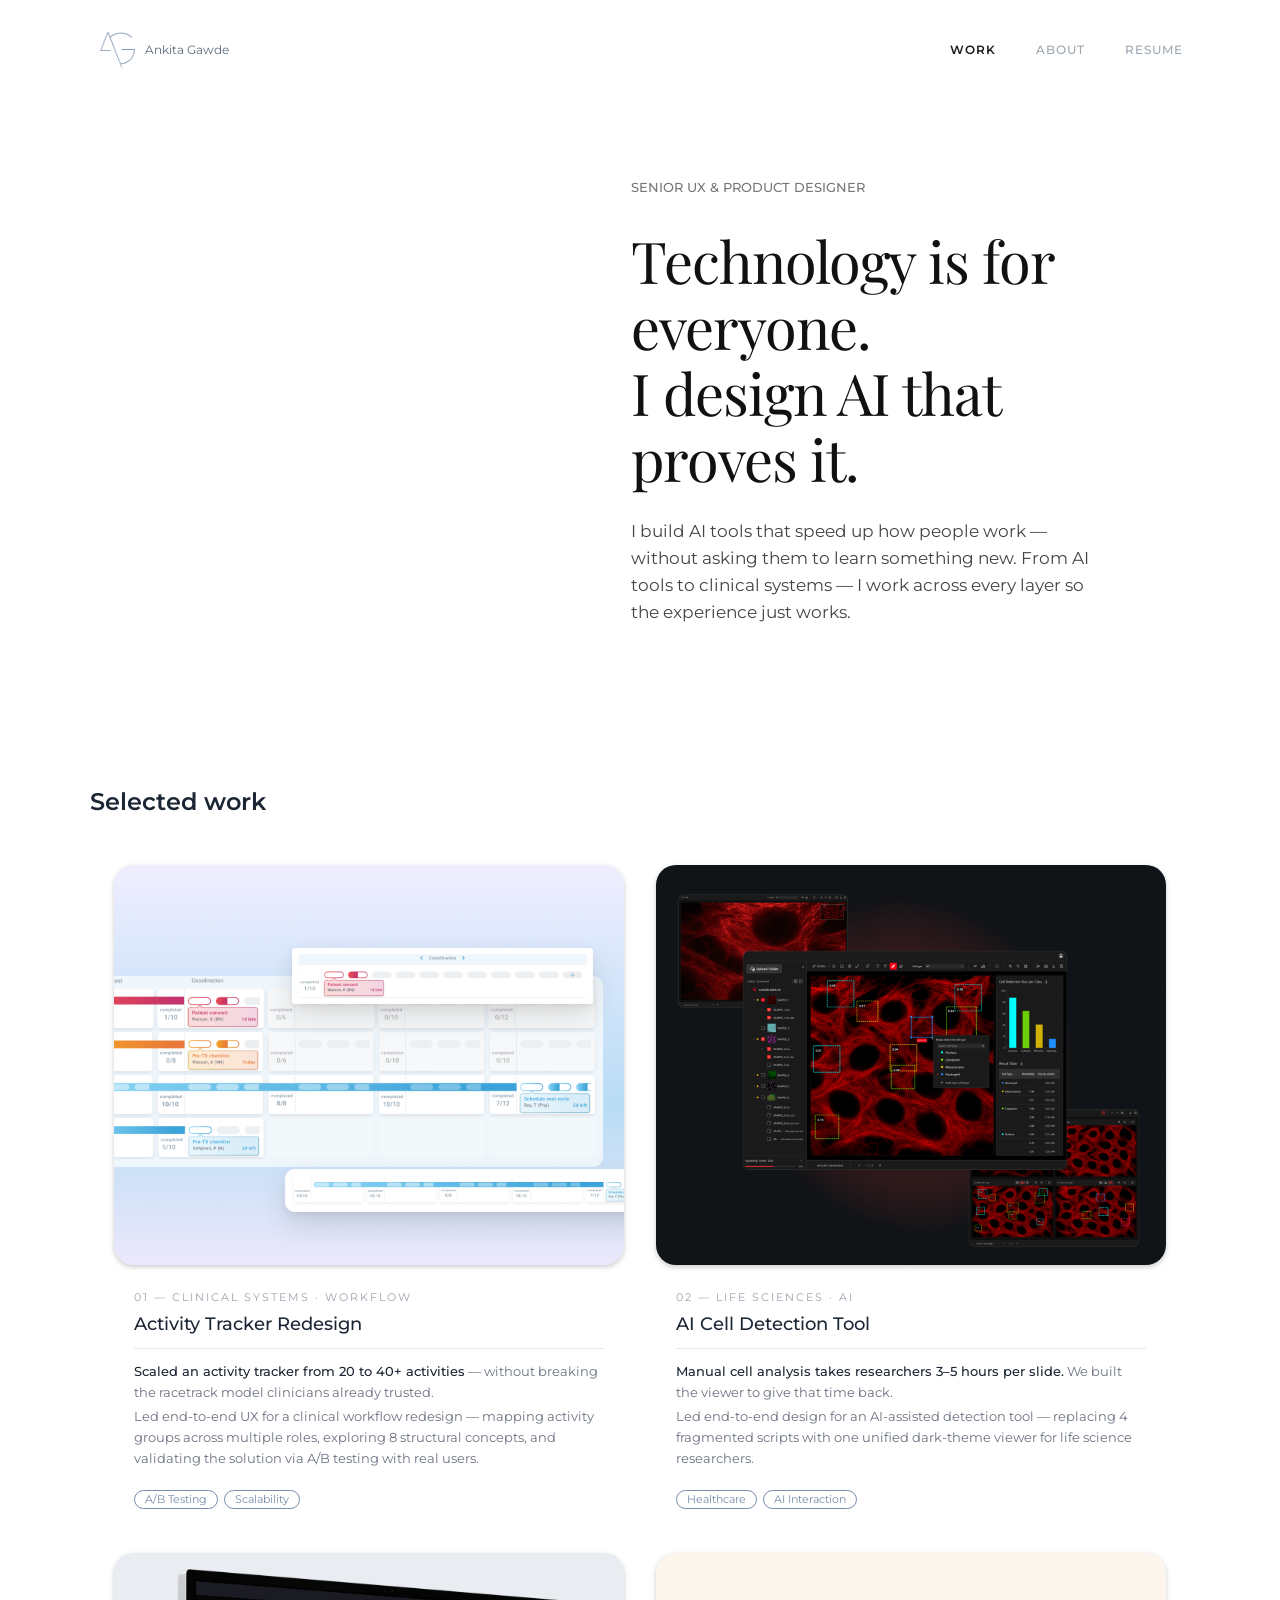
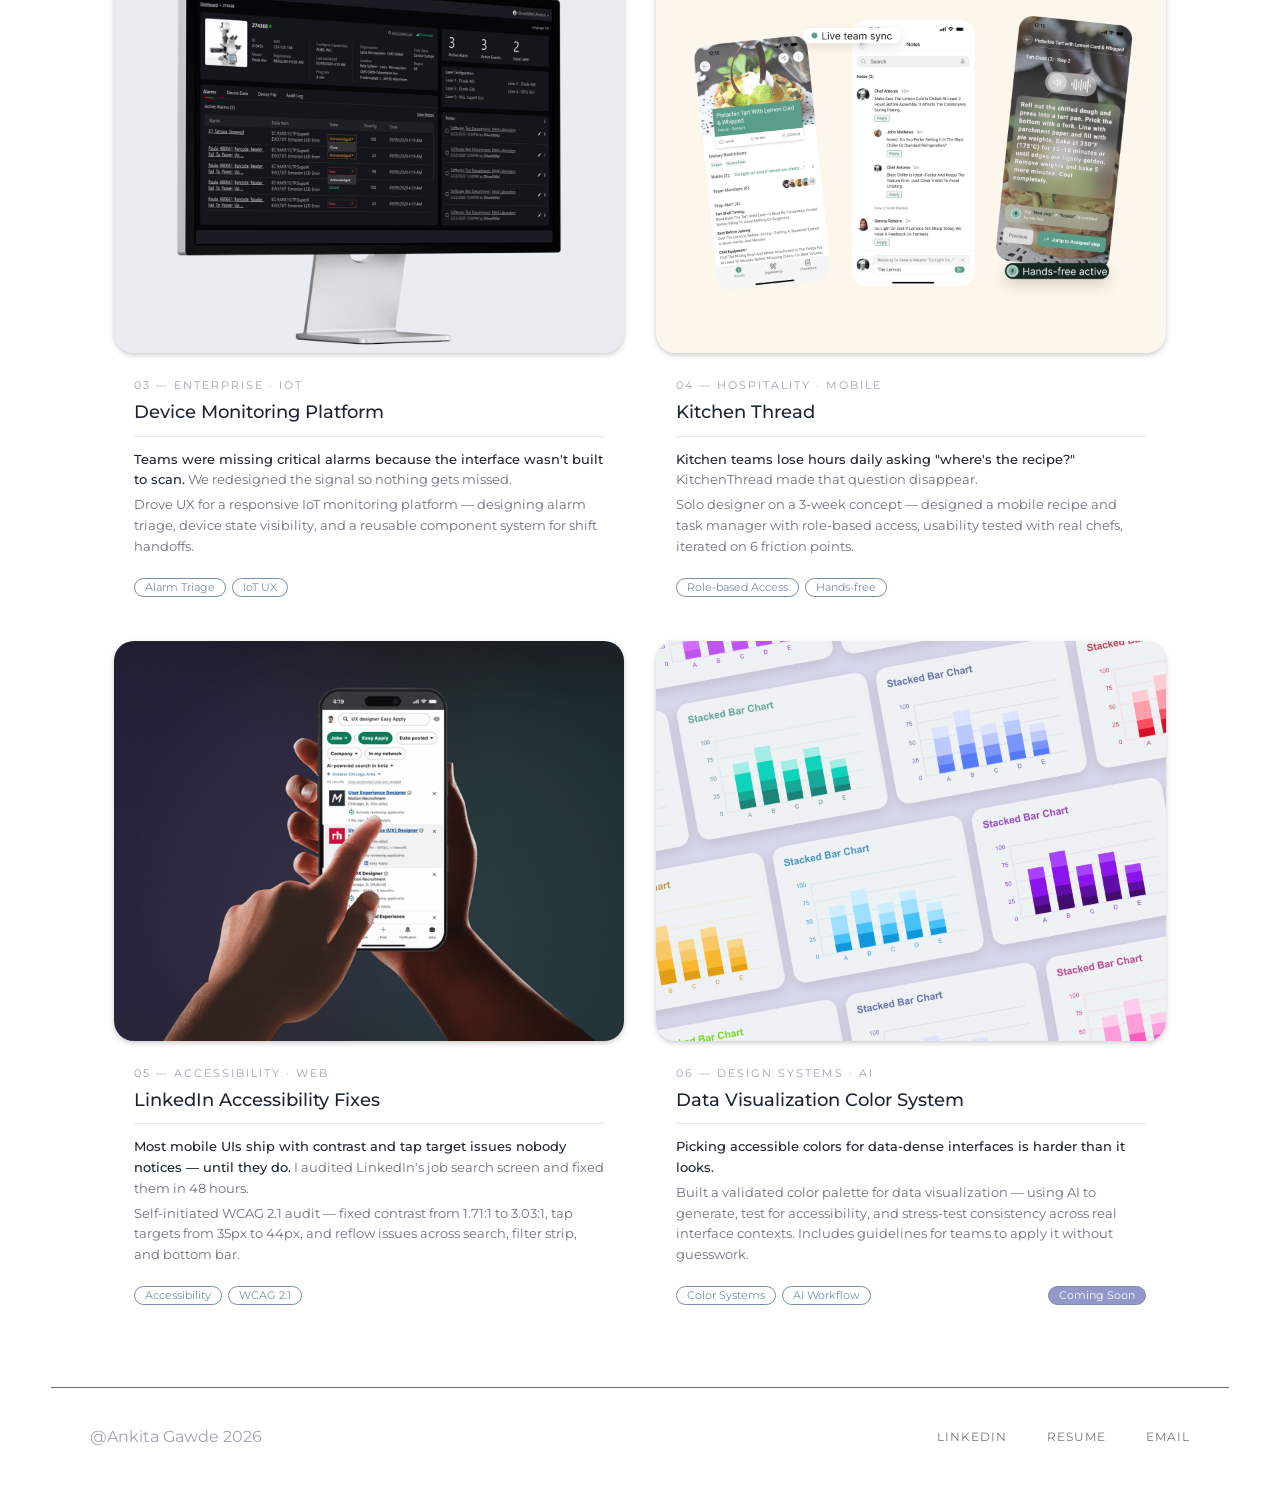
<file: index.html>
<!doctype html>
<html lang="en"><head><meta charset="utf-8"><meta name="viewport" content="width=device-width, initial-scale=1"><meta name="description" content="Ankita Gawde — Senior UX & Product Designer. Selected work across AI, clinical systems, enterprise workflows, and accessibility."><title>Ankita Gawde — UX & Product Designer</title><link rel="icon" href="assets/logo.png"><link rel="stylesheet" href="styles.css"><link rel="stylesheet" href="home.css"><script src="script.js" defer></script></head>
<body class="home-page"><a class="skip-link" href="#main">Skip to content</a><header class="header">
    <nav class="nav" aria-label="Main navigation">
      <a class="brand" href="index.html"><img src="assets/logo.png" width="35" height="36" alt=""><span>Ankita Gawde</span></a>
      <button class="menu-toggle" aria-expanded="false" aria-controls="nav-links">Menu <span aria-hidden="true">☰</span></button>
      <div class="nav-links" id="nav-links">
        <a href="index.html" aria-current="page">Work</a>
        <a href="about-ankita-gawde.html">About</a>
        <a href="assets/ankita-gawde-resume.pdf" target="_blank" rel="noopener">Resume</a>
      </div>
    </nav>
  </header>
<main id="main"><section class="home-intro" aria-labelledby="home-title"><div class="home-intro-grid"><div class="home-intro-copy"><p class="home-role">SENIOR UX &amp; PRODUCT DESIGNER</p><h1 id="home-title">Technology is for<br>everyone.<br>I design AI that<br>proves it.</h1><p class="home-description">I build AI tools that speed up how people work — without asking them to learn something new. From AI tools to clinical systems — I work across every layer so the experience just works.</p></div></div></section>
<section class="selected-work" aria-labelledby="work-title"><h2 id="work-title">Selected work</h2><div class="projects-grid"><a class="project-card project-activity" href="activity-tracker-redesign.html">
      <div class="project-media"><img src="assets/project-activity.png" alt="Activity Tracker Redesign project preview" width="510" height="400" loading="lazy"></div>
      <div class="project-copy"><p class="project-category">01 — Clinical Systems · WORKFLOW</p><h3>Activity Tracker Redesign</h3><div class="project-divider"></div><p class="project-stat"><strong>Scaled an activity tracker from 20 to 40+ activities</strong> — without breaking the racetrack model clinicians already trusted.</p><p class="project-description">Led end-to-end UX for a clinical workflow redesign — mapping activity groups across multiple roles, exploring 8 structural concepts, and validating the solution via A/B testing with real users.</p><div class="project-tags"><span>A/B Testing</span><span>Scalability</span></div></div>
    </a><a class="project-card project-ai" href="ai-cell-detection-tool.html">
      <div class="project-media"><img src="assets/project-ai.png" alt="AI Cell Detection Tool project preview" width="510" height="400" loading="lazy"></div>
      <div class="project-copy"><p class="project-category">02 — LIFE SCIENCES · AI</p><h3>AI Cell Detection Tool</h3><div class="project-divider"></div><p class="project-stat"><strong>Manual cell analysis takes researchers 3–5 hours per slide.</strong> We built the viewer to give that time back.</p><p class="project-description">Led end-to-end design for an AI-assisted detection tool — replacing 4 fragmented scripts with one unified dark-theme viewer for life science researchers.</p><div class="project-tags"><span>Healthcare</span><span>AI Interaction</span></div></div>
    </a><a class="project-card project-device" href="device-monitoring-platform.html">
      <div class="project-media"><img src="assets/project-device.png" alt="Device Monitoring Platform project preview" width="510" height="400" loading="lazy"></div>
      <div class="project-copy"><p class="project-category">03 — Enterprise · IOT</p><h3>Device Monitoring Platform</h3><div class="project-divider"></div><p class="project-stat"><strong>Teams were missing critical alarms because the interface wasn&#x27;t built to scan.</strong> We redesigned the signal so nothing gets missed.</p><p class="project-description">Drove UX for a responsive IoT monitoring platform — designing alarm triage, device state visibility, and a reusable component system for shift handoffs.</p><div class="project-tags"><span>Alarm Triage</span><span>IoT UX</span></div></div>
    </a><a class="project-card project-recipe" href="recipe-management.html">
      <div class="project-media"><img src="assets/project-recipe.png" alt="Kitchen Thread project preview" width="510" height="400" loading="lazy"></div>
      <div class="project-copy"><p class="project-category">04 — HOSPITALITY · MObile</p><h3>Kitchen Thread</h3><div class="project-divider"></div><p class="project-stat"><strong>Kitchen teams lose hours daily asking &quot;where&#x27;s the recipe?&quot;</strong> KitchenThread made that question disappear.</p><p class="project-description">Solo designer on a 3-week concept — designed a mobile recipe and task manager with role-based access, usability tested with real chefs, iterated on 6 friction points.</p><div class="project-tags"><span>Role-based Access</span><span>Hands-free</span></div></div>
    </a><a class="project-card project-linkedin" href="linkedin---accessibility-fixes.html">
      <div class="project-media"><img src="assets/project-linkedin.png" alt="LinkedIn Accessibility Fixes project preview" width="510" height="400" loading="lazy"></div>
      <div class="project-copy"><p class="project-category">05 — Accessibility · WEB</p><h3>LinkedIn Accessibility Fixes</h3><div class="project-divider"></div><p class="project-stat"><strong>Most mobile UIs ship with contrast and tap target issues nobody notices — until they do.</strong> I audited LinkedIn&#x27;s job search screen and fixed them in 48 hours.</p><p class="project-description">Self-initiated WCAG 2.1 audit — fixed contrast from 1.71:1 to 3.03:1, tap targets from 35px to 44px, and reflow issues across search, filter strip, and bottom bar.</p><div class="project-tags"><span>Accessibility</span><span>WCAG 2.1</span></div></div>
    </a><article class="project-card project-palette">
      <div class="project-media"><img src="assets/project-palette.png" alt="Data Visualization Color System project preview" width="510" height="400" loading="lazy"></div>
      <div class="project-copy"><p class="project-category">06 — DESIGN SYSTEMS · AI</p><h3>Data Visualization Color System</h3><div class="project-divider"></div><p class="project-stat"><strong>Picking accessible colors for data-dense interfaces is harder than it looks.</strong> </p><p class="project-description">Built a validated color palette for data visualization — using AI to generate, test for accessibility, and stress-test consistency across real interface contexts. Includes guidelines for teams to apply it without guesswork.</p><div class="project-tags"><span>Color Systems</span><span>AI Workflow</span><span class="coming-soon">Coming Soon</span></div></div>
    </article></div></section></main><footer><p>@Ankita Gawde 2026</p><nav aria-label="Footer"><a href="https://www.linkedin.com/in/ankita-gawde/" target="_blank" rel="noopener">LinkedIn</a><a href="assets/ankita-gawde-resume.pdf" target="_blank" rel="noopener">Resume</a><a href="mailto:ankita.k.gawde@gmail.com">Email</a></nav></footer></body></html>
</file>
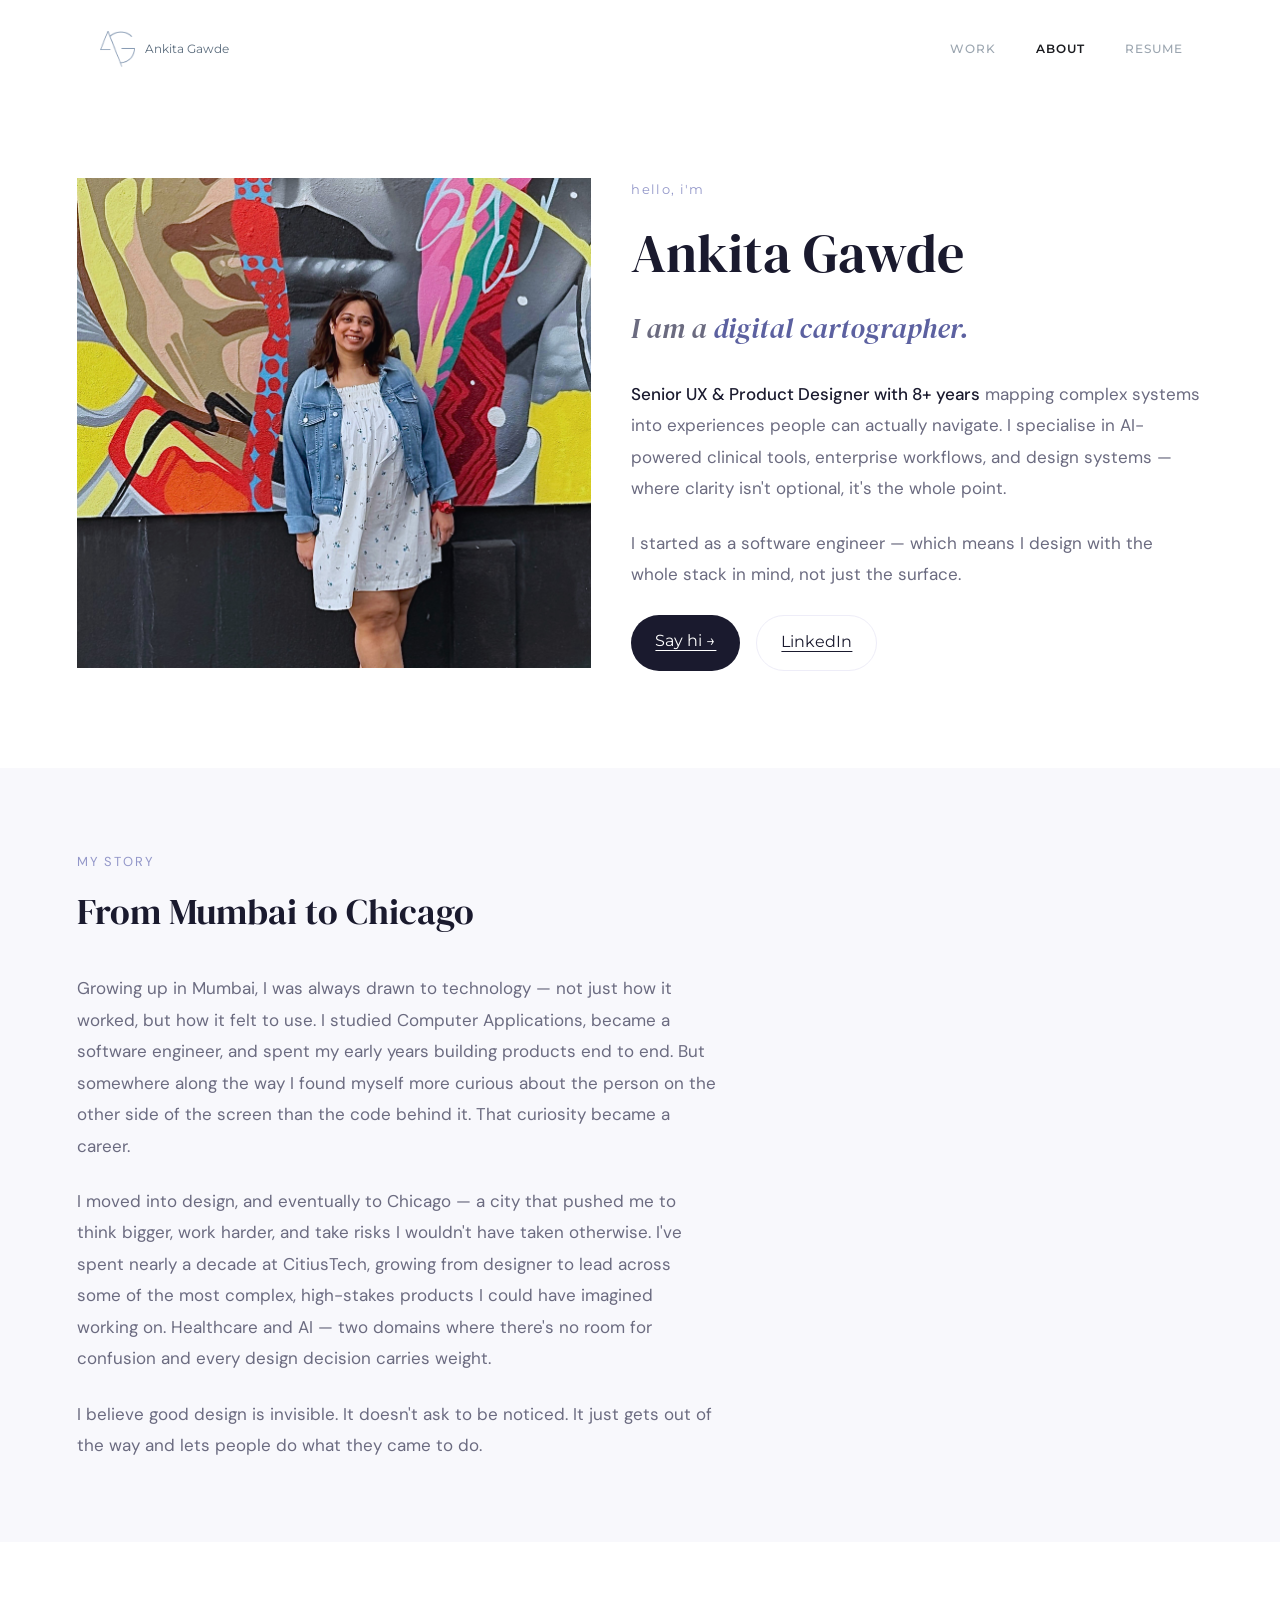
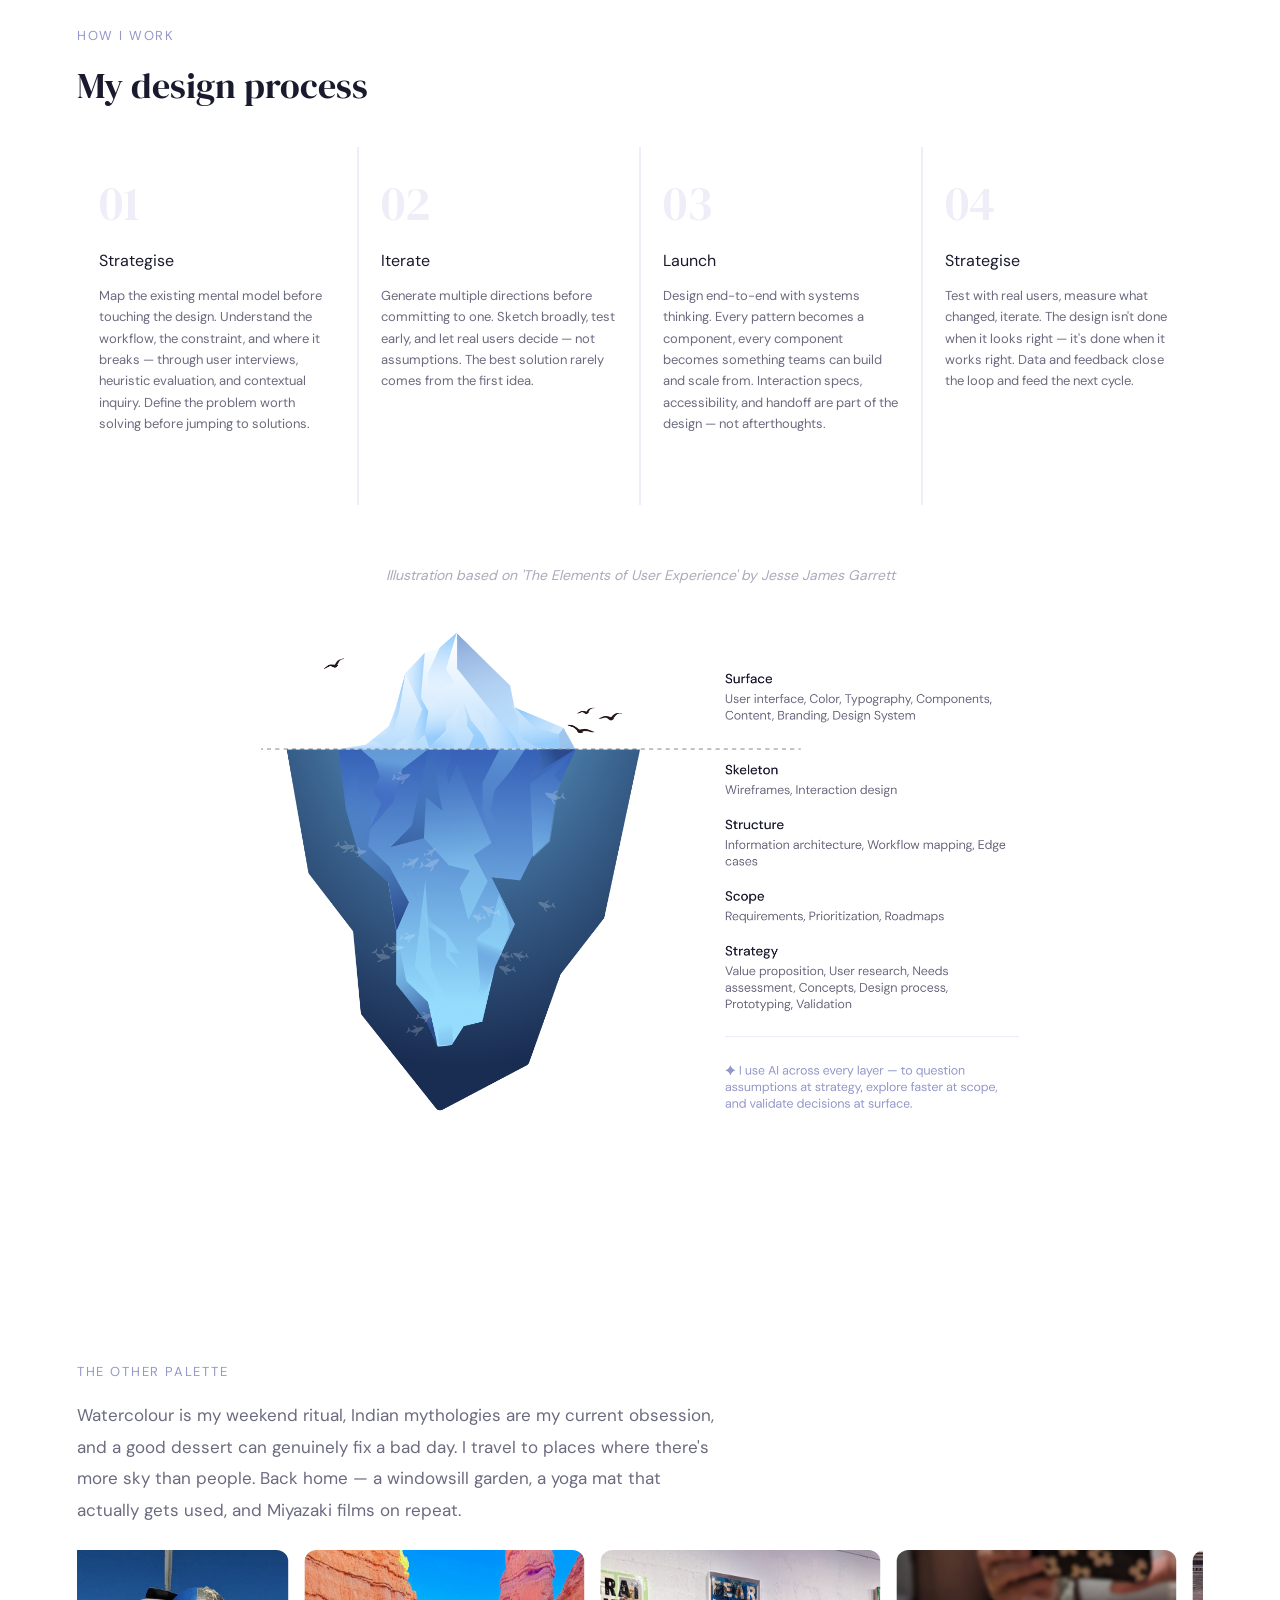
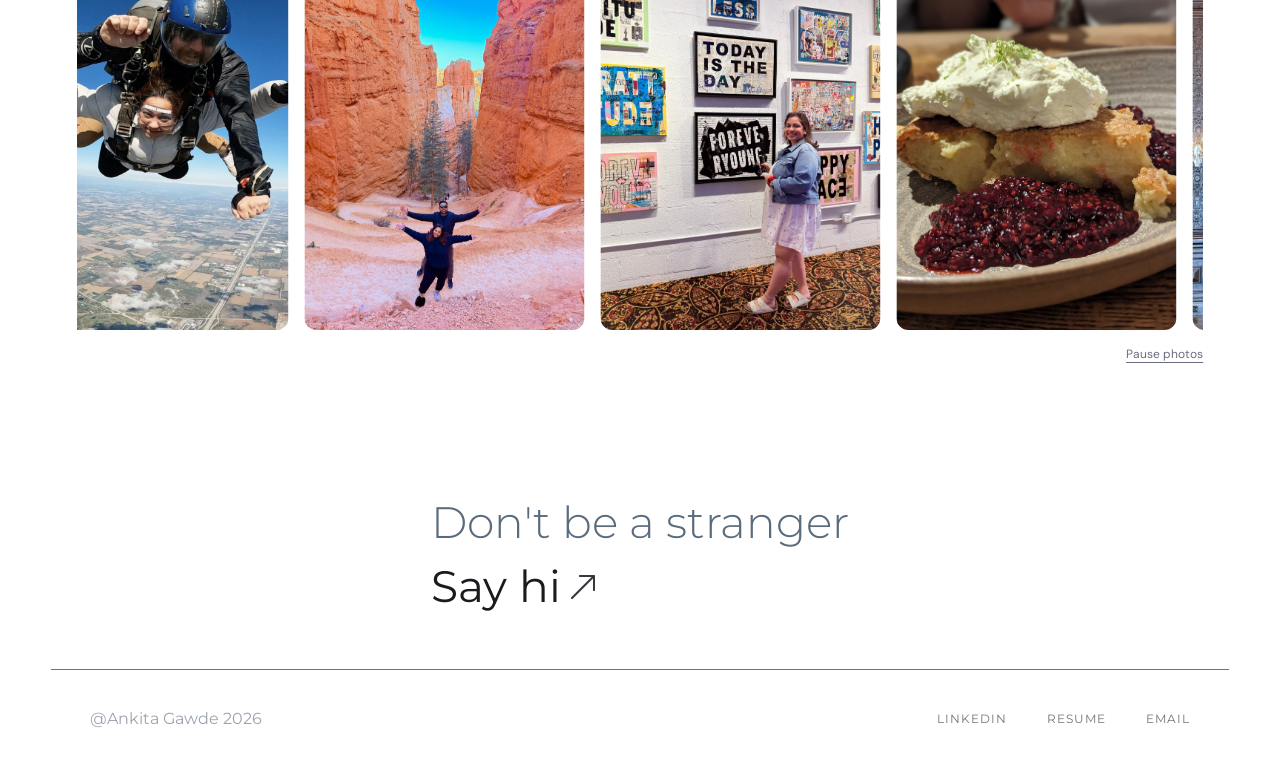
<file: portfolio-test/index.html>
<!doctype html>
<html lang="en">
<head>
  <meta charset="utf-8">
  <meta name="viewport" content="width=device-width, initial-scale=1">
  <meta name="description" content="Meet Ankita Gawde, a Senior UX & Product Designer in Chicago mapping complex systems into clear, human experiences.">
  <title>About — Ankita Gawde</title>
  <link rel="icon" href="assets/logo.png">
  <link rel="stylesheet" href="styles.css">
  <script src="script.js" defer></script>
</head>
<body>
  <a class="skip-link" href="#main">Skip to content</a>
  <header class="header">
    <nav class="nav" aria-label="Main navigation">
      <a class="brand" href="https://www.ankitagawde.com/"><img src="assets/logo.png" width="35" height="36" alt=""><span>Ankita Gawde</span></a>
      <button class="menu-toggle" aria-expanded="false" aria-controls="nav-links">Menu <span aria-hidden="true">☰</span></button>
      <div class="nav-links" id="nav-links">
        <a href="https://www.ankitagawde.com/">Work</a>
        <a href="#main" aria-current="page">About</a>
        <a href="assets/ankita-gawde-resume.pdf" target="_blank" rel="noopener">Resume</a>
      </div>
    </nav>
  </header>
  <main id="main">
    <section class="hero" aria-labelledby="name">
      <div class="portrait"><img src="assets/portrait.jpeg" alt="Ankita Gawde standing in front of a colourful mural" width="513" height="489" fetchpriority="high"></div>
      <div class="intro">
        <p class="hello">hello, i'm</p>
        <h1 id="name">Ankita Gawde</h1>
        <p class="tagline">I am a <span>digital cartographer.</span></p>
        <p><strong>Senior UX &amp; Product Designer with 8+ years</strong> mapping complex systems into experiences people can actually navigate. I specialise in AI-powered clinical tools, enterprise workflows, and design systems — where clarity isn't optional, it's the whole point.</p>
        <p>I started as a software engineer — which means I design with the whole stack in mind, not just the surface.</p>
        <div class="buttons"><a class="button primary" href="mailto:ankita.k.gawde@gmail.com">Say hi →</a><a class="button secondary" href="https://www.linkedin.com/in/ankita-gawde/" target="_blank" rel="noopener">LinkedIn</a></div>
      </div>
    </section>
    <section class="story section" aria-labelledby="story-title">
      <p class="eyebrow">My story</p>
      <h2 id="story-title">From Mumbai to Chicago</h2>
      <div class="body-copy">
        <p>Growing up in Mumbai, I was always drawn to technology — not just how it worked, but how it felt to use. I studied Computer Applications, became a software engineer, and spent my early years building products end to end. But somewhere along the way I found myself more curious about the person on the other side of the screen than the code behind it. That curiosity became a career.</p>
        <p>I moved into design, and eventually to Chicago — a city that pushed me to think bigger, work harder, and take risks I wouldn't have taken otherwise. I've spent nearly a decade at CitiusTech, growing from designer to lead across some of the most complex, high-stakes products I could have imagined working on. Healthcare and AI — two domains where there's no room for confusion and every design decision carries weight.</p>
        <p>I believe good design is invisible. It doesn't ask to be noticed. It just gets out of the way and lets people do what they came to do.</p>
      </div>
    </section>
    <section class="process section" aria-labelledby="process-title">
      <p class="eyebrow">How I work</p>
      <h2 id="process-title">My design process</h2>
      <div class="process-grid">
        <article><span class="step-number">01</span><h3>Strategise</h3><p>Map the existing mental model before touching the design. Understand the workflow, the constraint, and where it breaks — through user interviews, heuristic evaluation, and contextual inquiry. Define the problem worth solving before jumping to solutions.</p></article>
        <article><span class="step-number">02</span><h3>Iterate</h3><p>Generate multiple directions before committing to one. Sketch broadly, test early, and let real users decide — not assumptions. The best solution rarely comes from the first idea.</p></article>
        <article><span class="step-number">03</span><h3>Launch</h3><p>Design end-to-end with systems thinking. Every pattern becomes a component, every component becomes something teams can build and scale from. Interaction specs, accessibility, and handoff are part of the design — not afterthoughts.</p></article>
        <article><span class="step-number">04</span><h3>Strategise</h3><p>Test with real users, measure what changed, iterate. The design isn't done when it looks right — it's done when it works right. Data and feedback close the loop and feed the next cycle.</p></article>
      </div>
      <figure class="iceberg"><figcaption>Illustration based on 'The Elements of User Experience' by Jesse James Garrett</figcaption><img src="assets/design-iceberg.png" alt="The user experience iceberg: surface, skeleton, structure, scope, and strategy, showing the work beneath a finished interface" width="860" height="593" loading="lazy"></figure>
    </section>
    <section class="palette section" aria-label="The other palette">
      <div class="imported-spacer" aria-hidden="true"></div>
      <h2 class="eyebrow">The other palette</h2>
      <p class="body-copy">Watercolour is my weekend ritual, Indian mythologies are my current obsession, and a good dessert can genuinely fix a bad day. I travel to places where there's more sky than people. Back home — a windowsill garden, a yoga mat that actually gets used, and Miyazaki films on repeat.</p>
      <div class="gallery" tabindex="0" role="region" aria-label="Personal photo gallery. Scroll horizontally to explore; focus or hover to pause.">
        <div class="gallery-track">
          <div class="gallery-set">
            <img src="assets/gallery-1.jpeg" alt="Ankita enjoying an outdoor adventure" width="280" height="380" loading="lazy">
            <img src="assets/gallery-2.jpeg" alt="Ankita exploring a red rock canyon" width="280" height="380" loading="lazy">
            <img src="assets/gallery-3.jpeg" alt="Ankita visiting a wall of colourful art" width="280" height="380" loading="lazy">
            <img src="assets/gallery-4.jpeg" alt="A dessert with berries and cream" width="280" height="380" loading="lazy">
            <img src="assets/gallery-5.jpeg" alt="A moment from Ankita's travels" width="280" height="380" loading="lazy">
          </div>
        </div>
      </div>
      <button class="gallery-toggle" aria-pressed="false">Pause photos</button>
    </section>
    <section class="contact" aria-labelledby="contact-title"><div><h2 id="contact-title">Don't be a stranger</h2><div class="contact-links"><a href="mailto:ankita.k.gawde@gmail.com">Say hi</a><a class="contact-icon" href="https://www.linkedin.com/in/ankita-gawde/" target="_blank" rel="noopener" aria-label="LinkedIn"><img src="assets/contact-arrow.png" width="24" height="24" alt=""></a></div></div></section>
  </main>
  <footer><p>@Ankita Gawde 2026</p><nav aria-label="Footer"><a href="https://www.linkedin.com/in/ankita-gawde/" target="_blank" rel="noopener">LinkedIn</a><a href="assets/ankita-gawde-resume.pdf" target="_blank" rel="noopener">Resume</a><a href="mailto:ankita.k.gawde@gmail.com">Email</a></nav></footer>
</body>
</html>
</file>
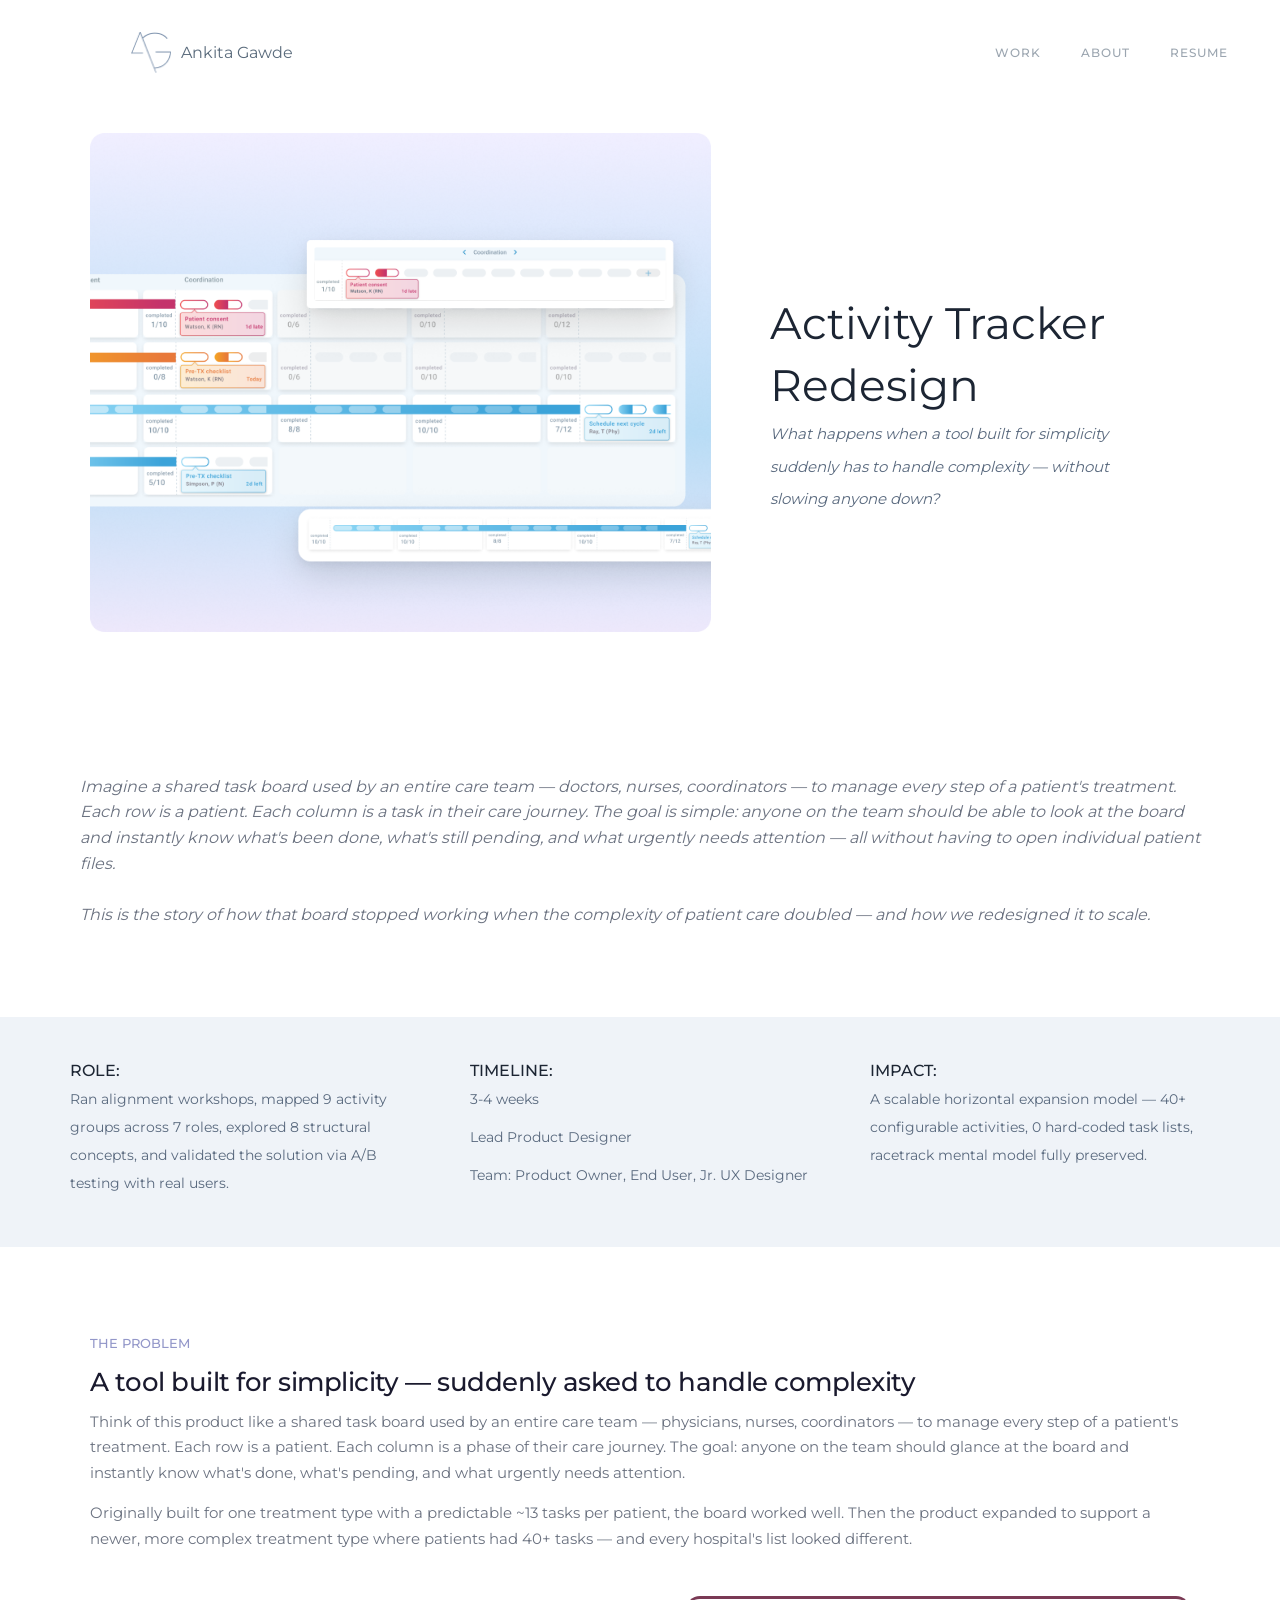
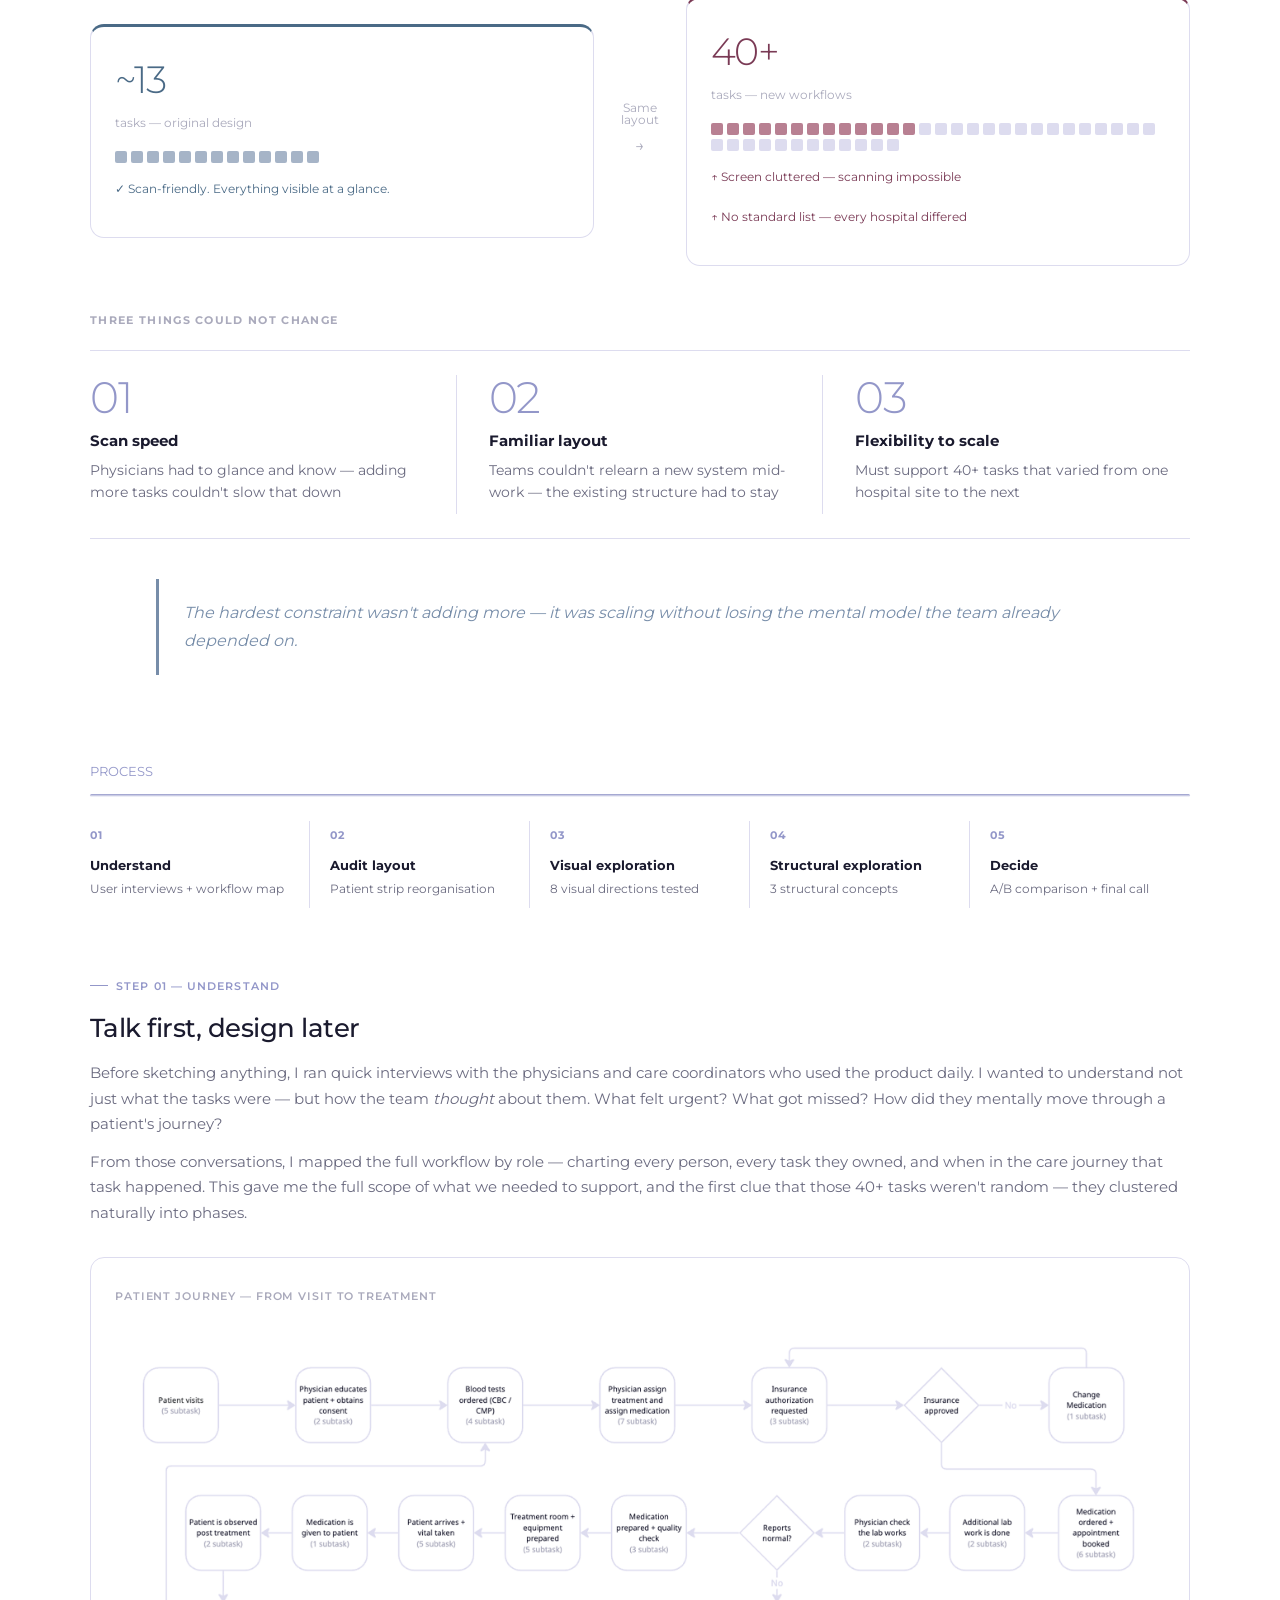
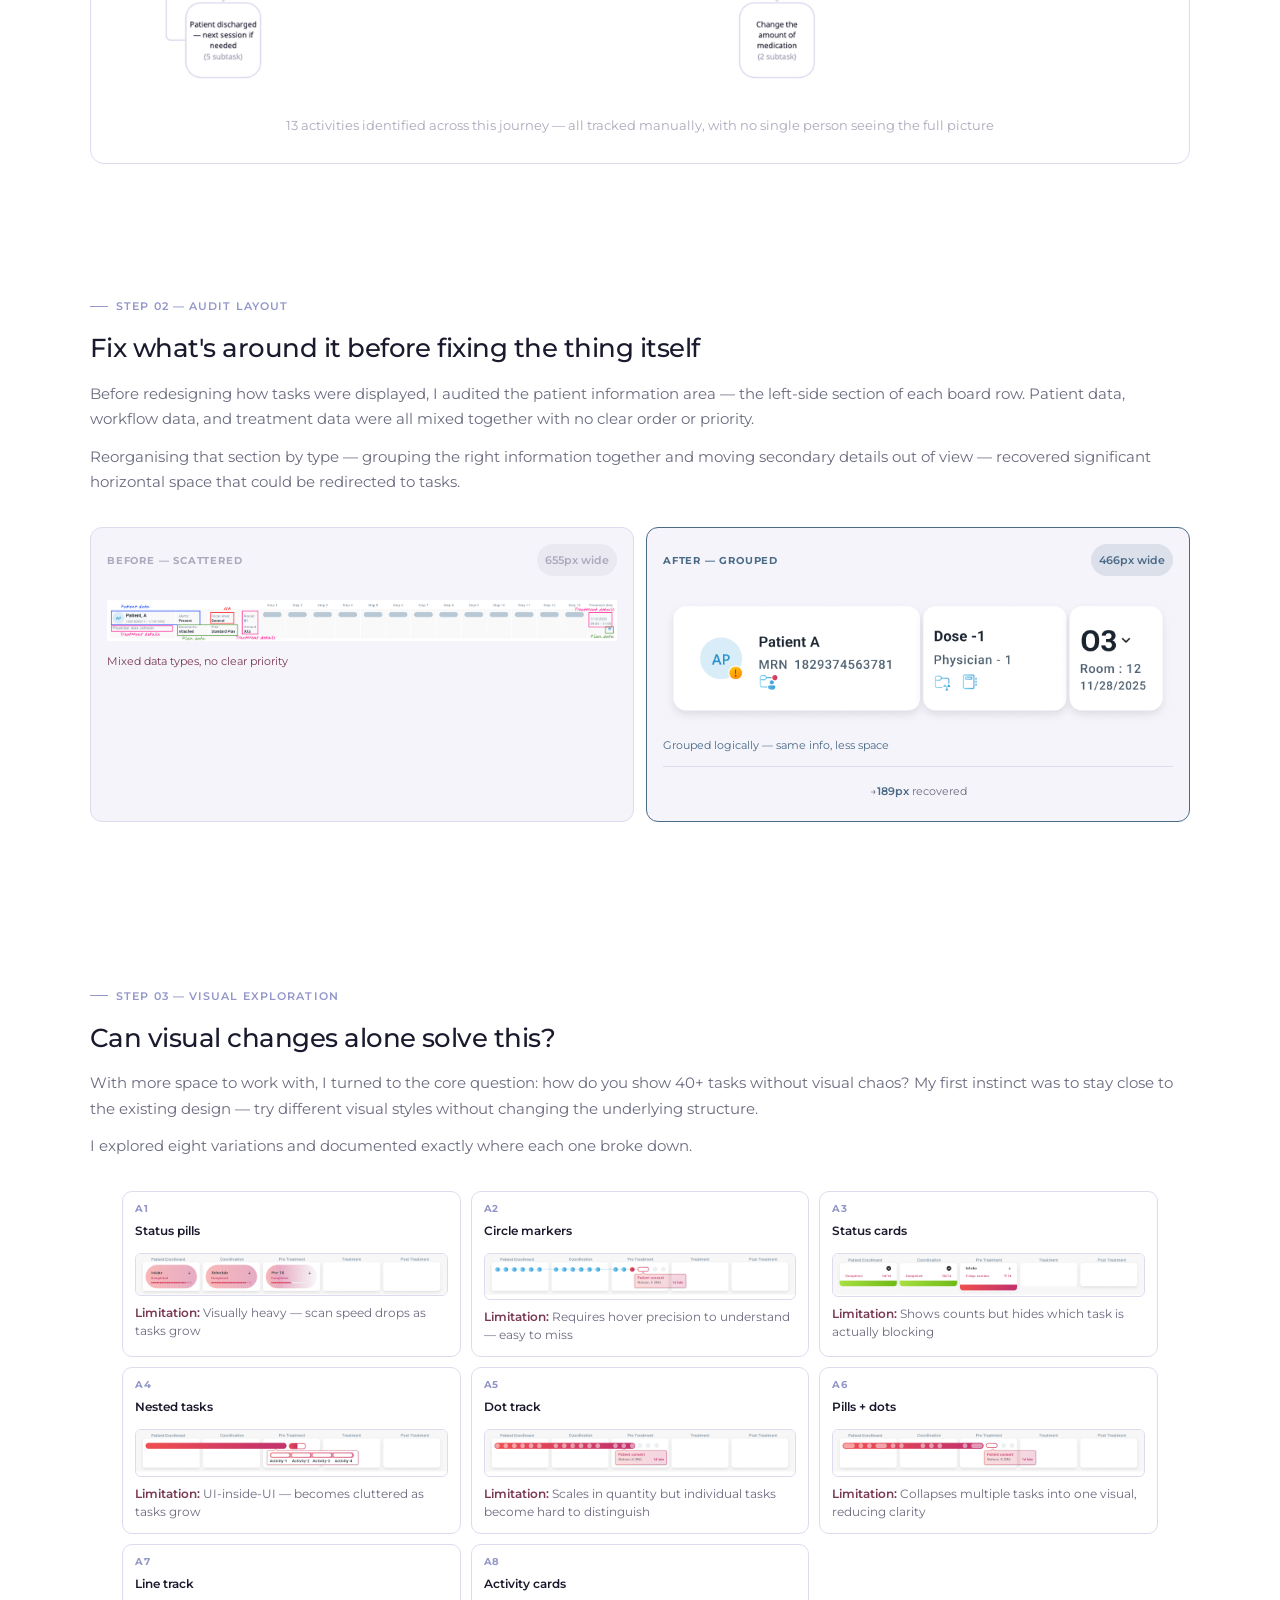
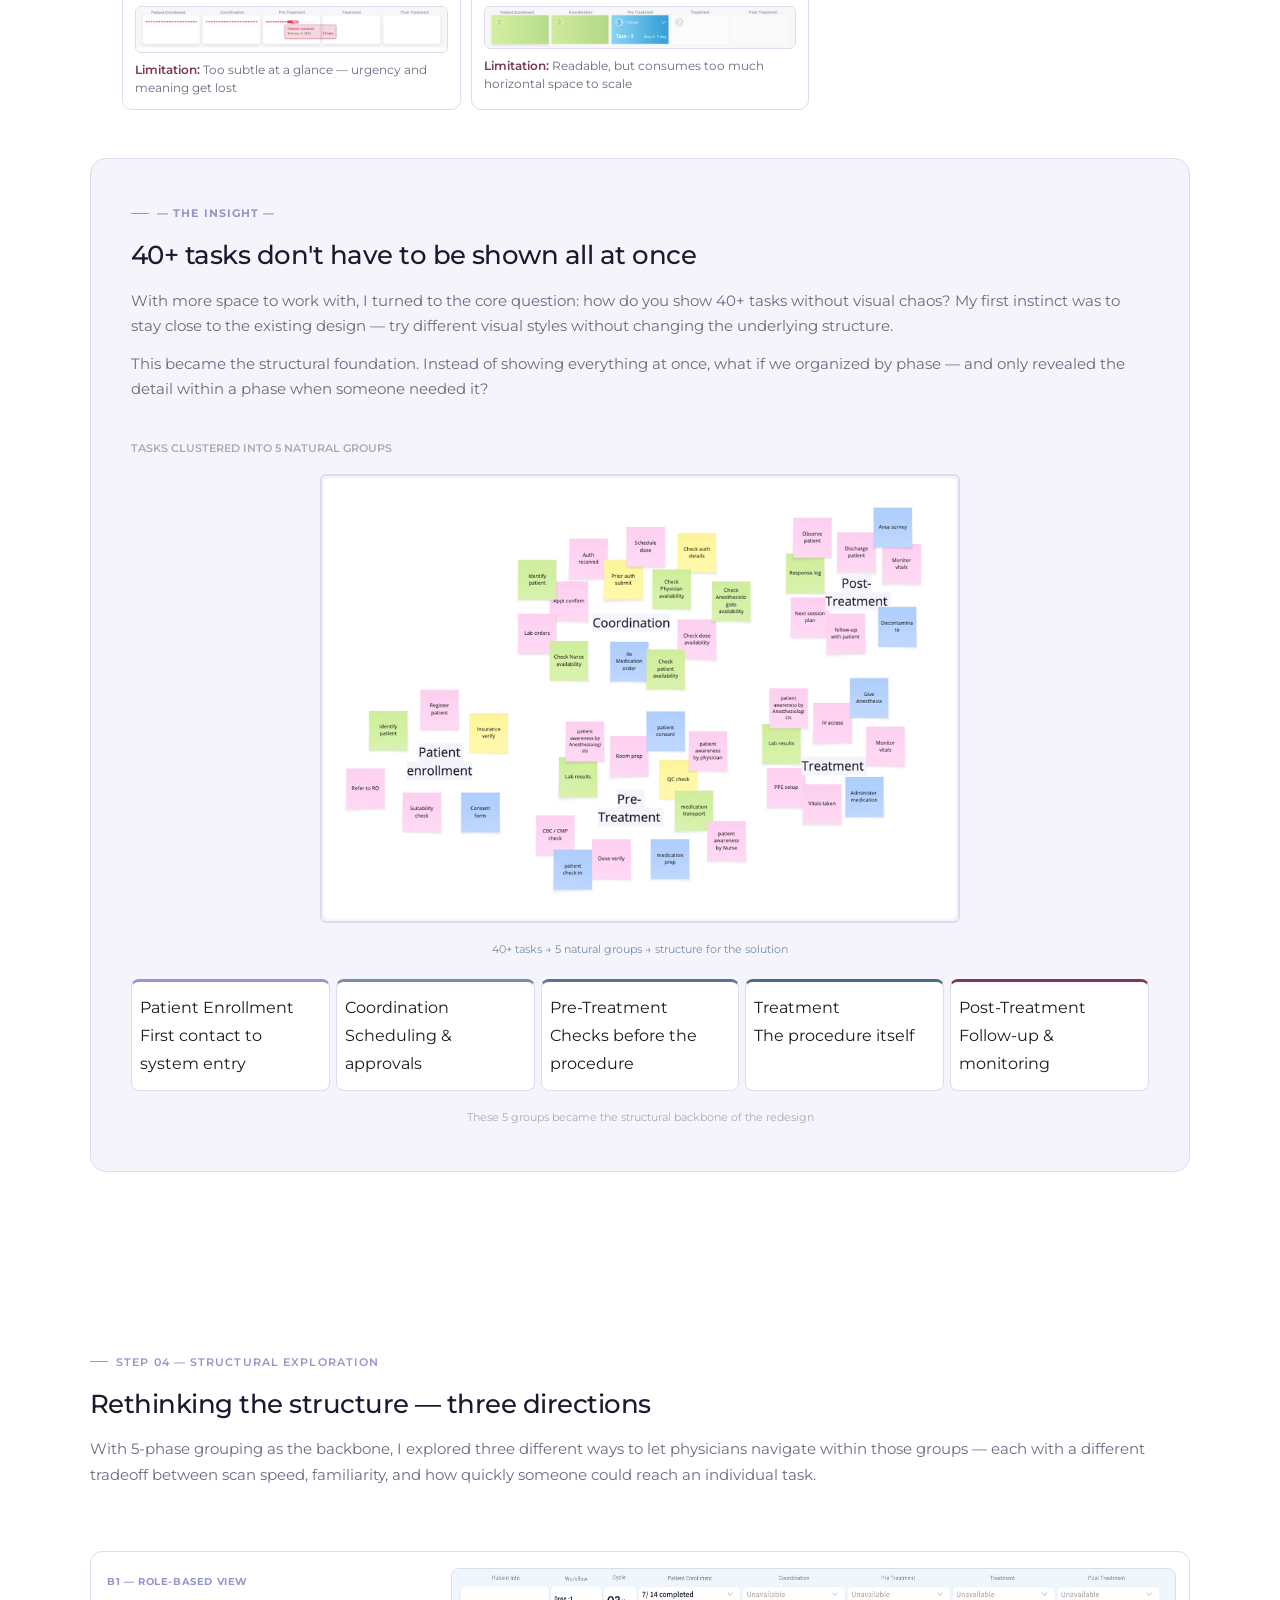
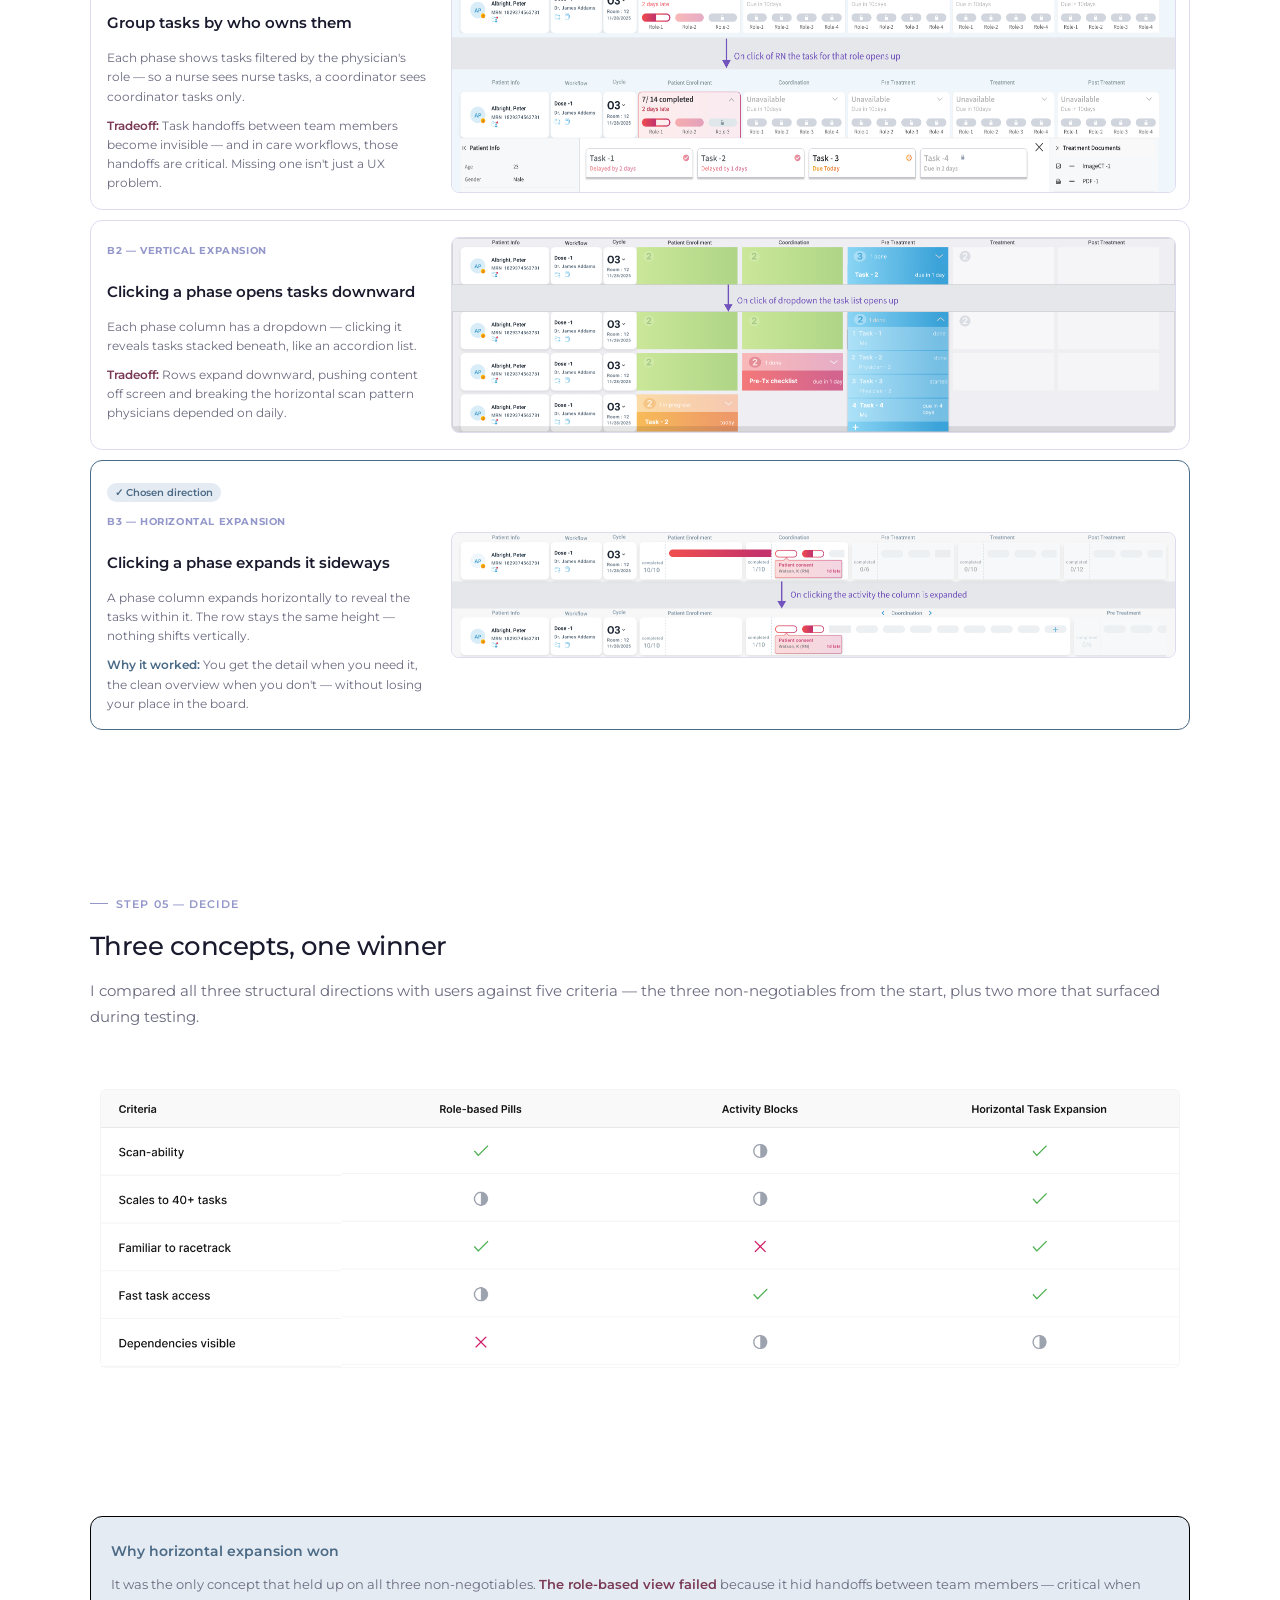
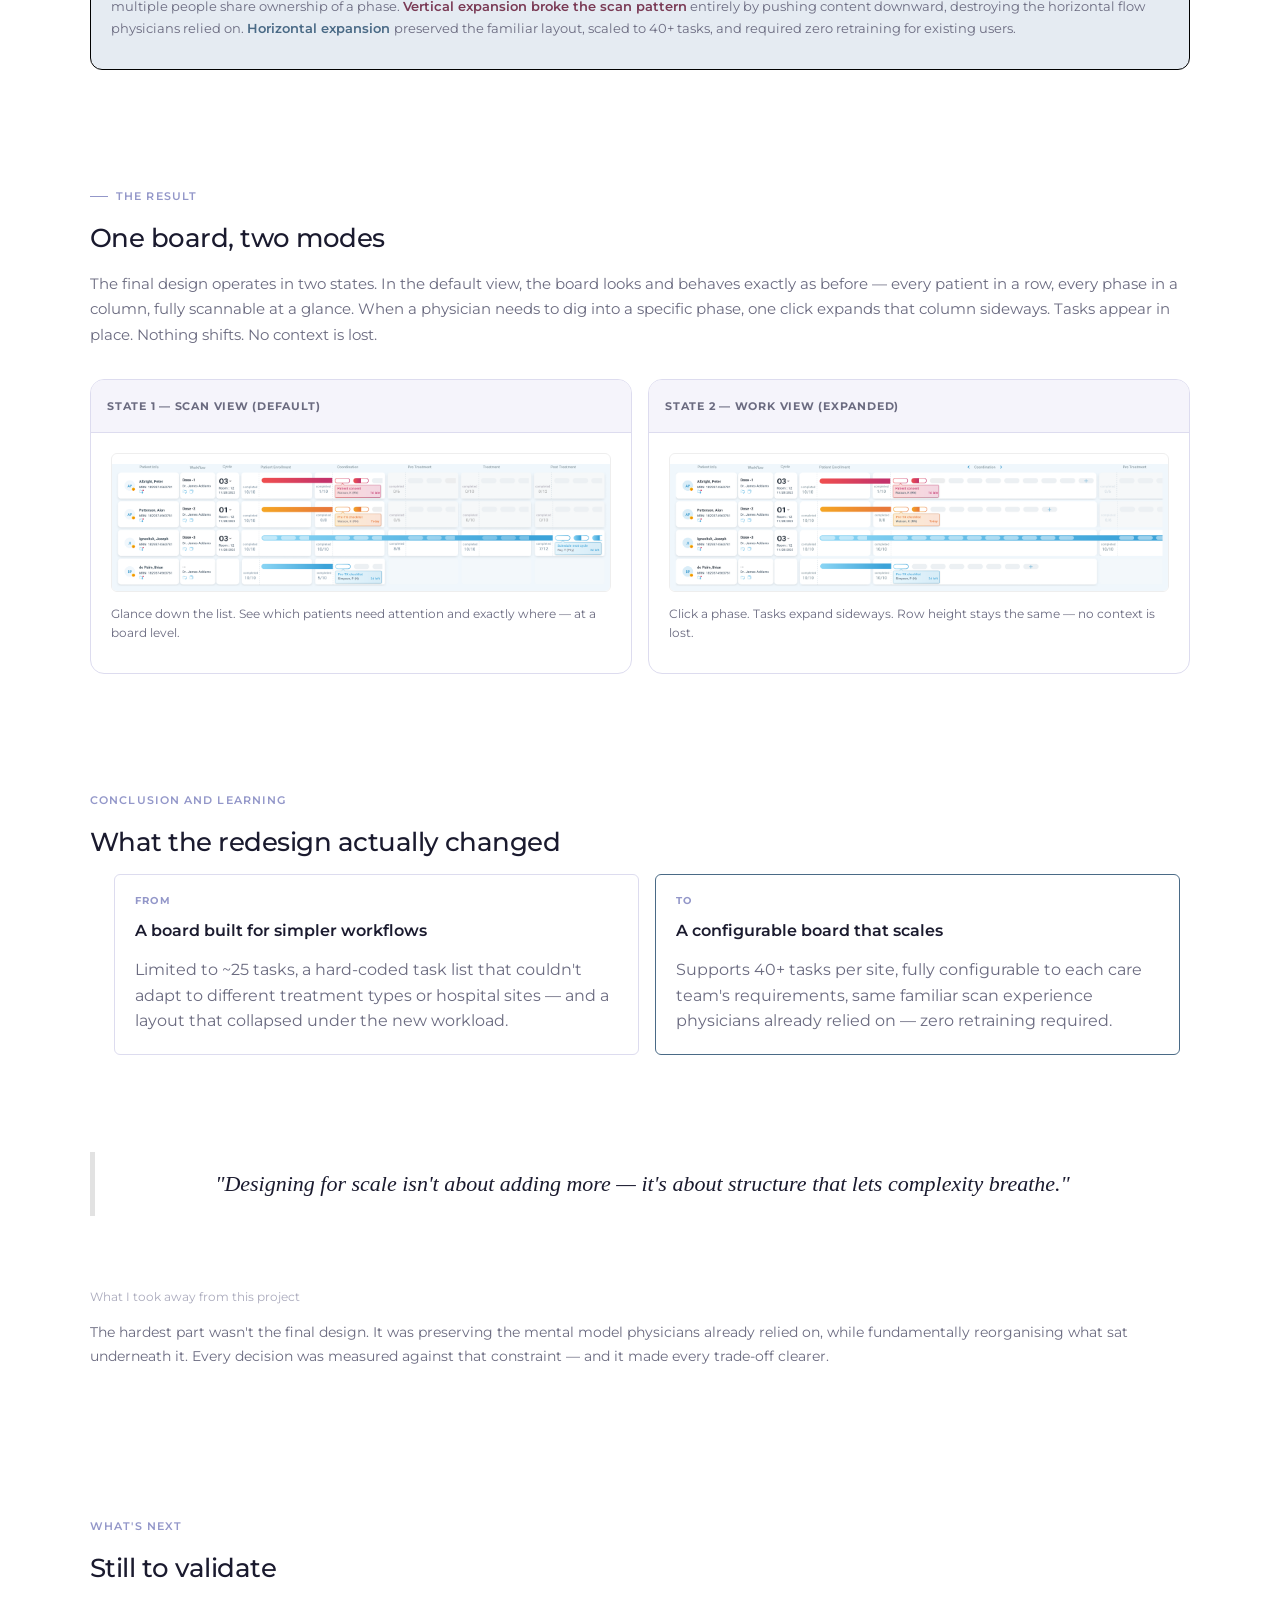
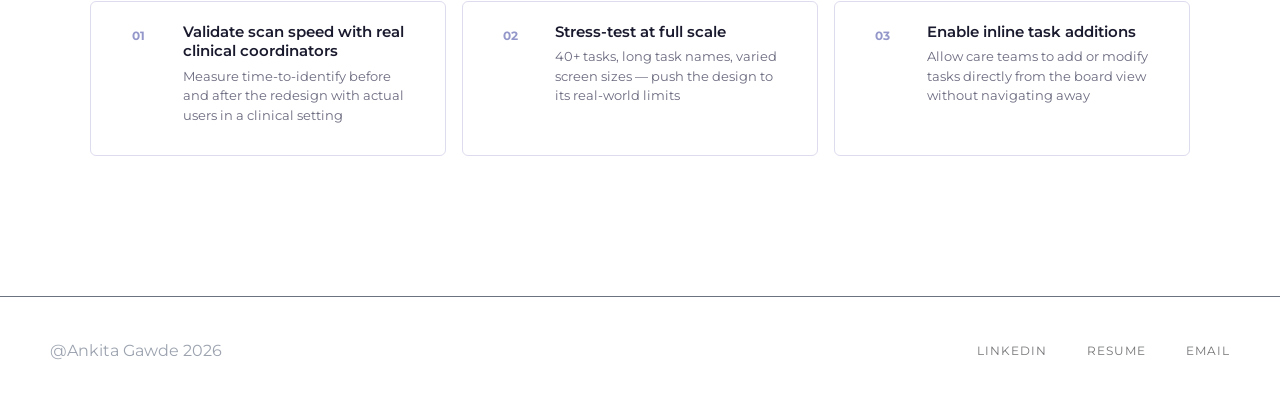
<file: work/activity-tracker-redesign/index.html>
<!doctype html>
<html lang="en">
<head>
  <meta charset="utf-8">
  <meta name="viewport" content="width=device-width, initial-scale=1">
  <title>Activity Tracker Redesign — Ankita Gawde</title>
  <link rel="canonical" href="https://www.ankitagawde.com/activity-tracker-redesign.html">
  <script>
    window.location.replace("../../activity-tracker-redesign.html" + window.location.search + window.location.hash);
  </script>
  <meta http-equiv="refresh" content="0; url=../../activity-tracker-redesign.html">
</head>
<body>
  <p>This project has moved. <a href="../../activity-tracker-redesign.html">Open Activity Tracker Redesign</a>.</p>
</body>
</html>
</file>
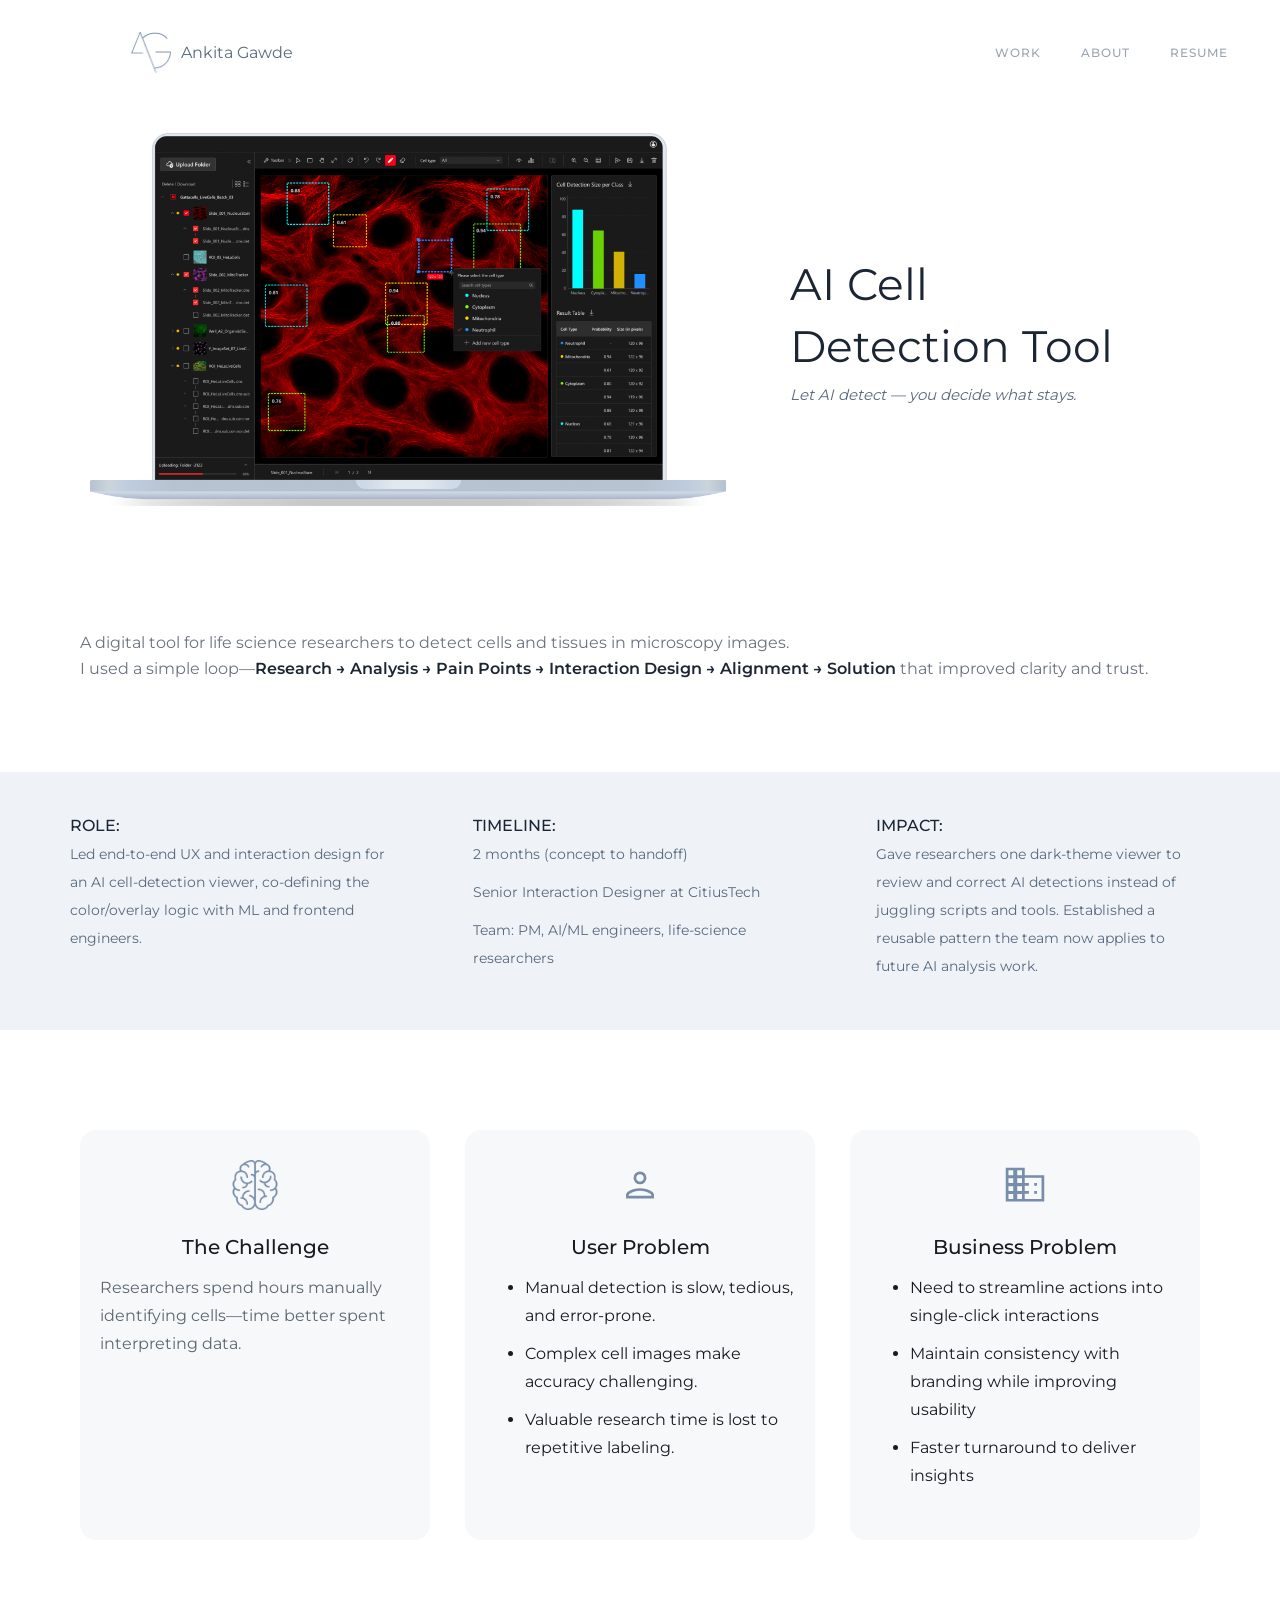
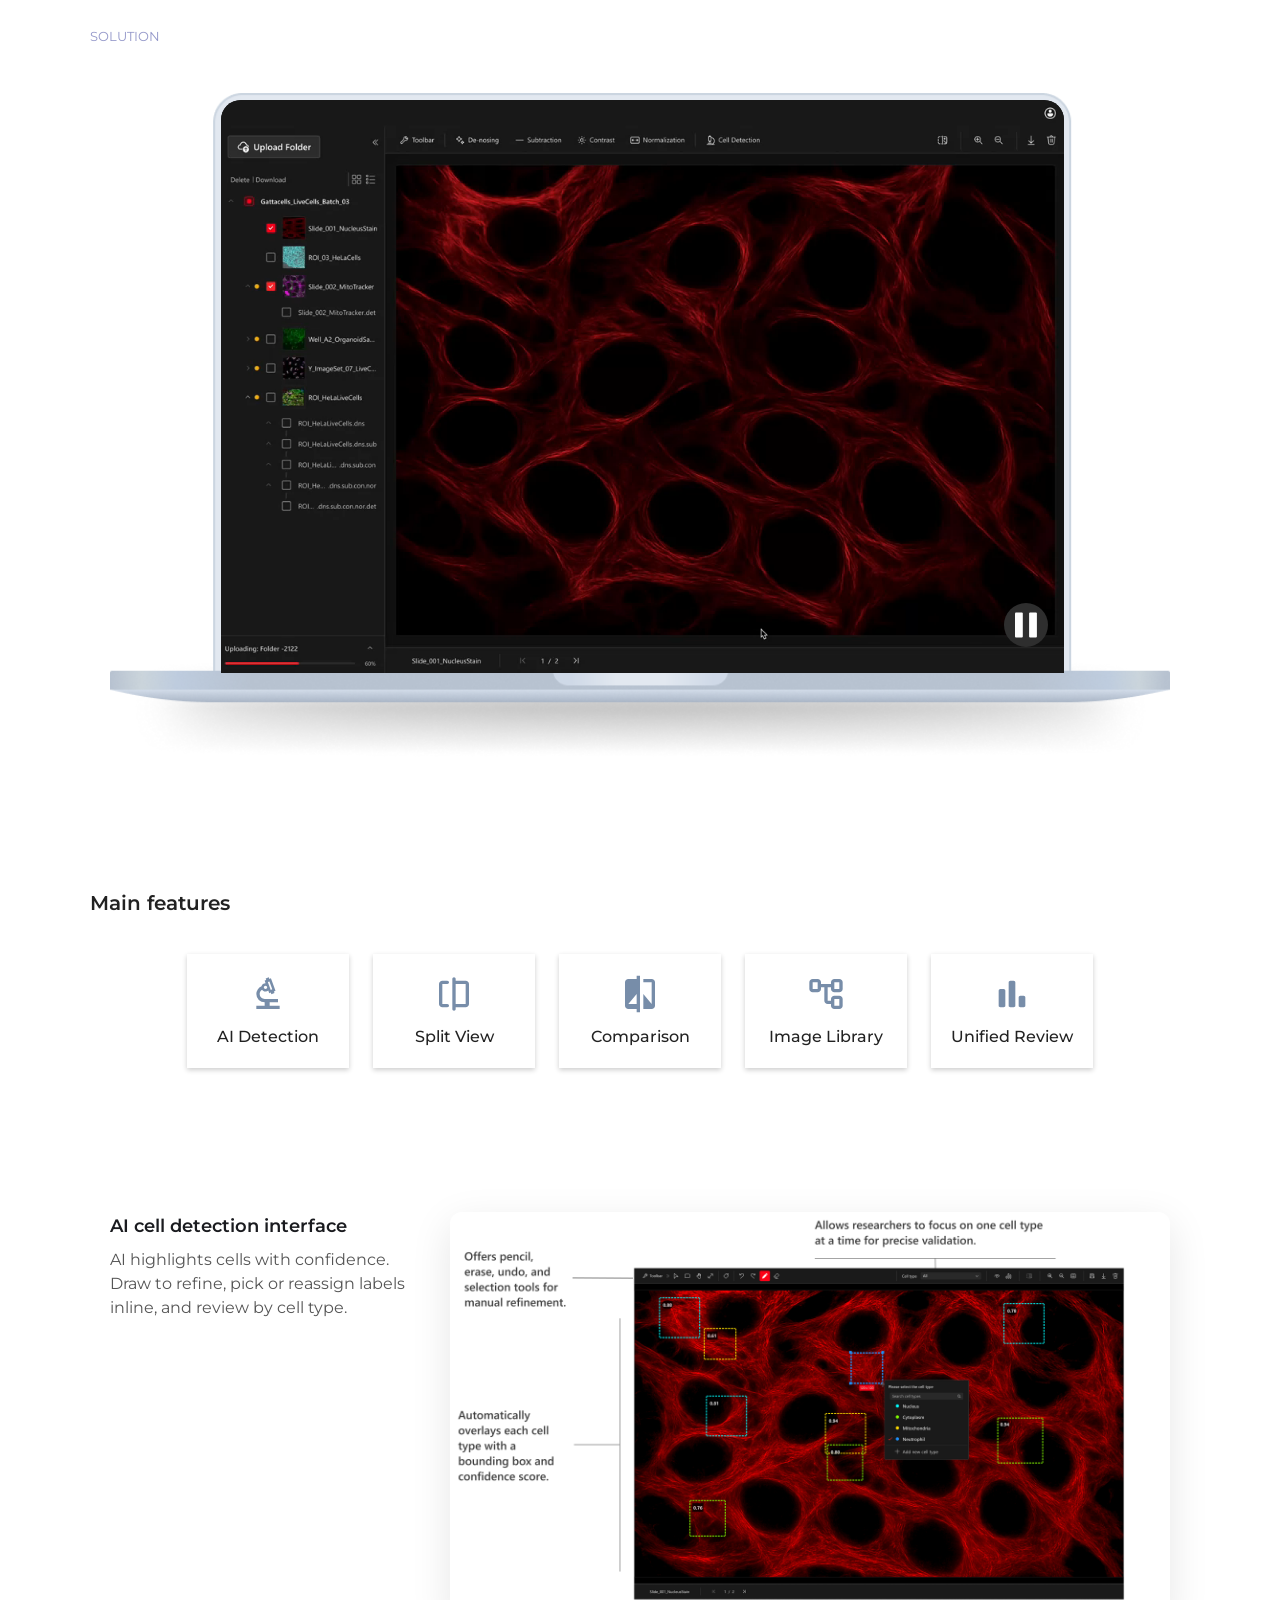
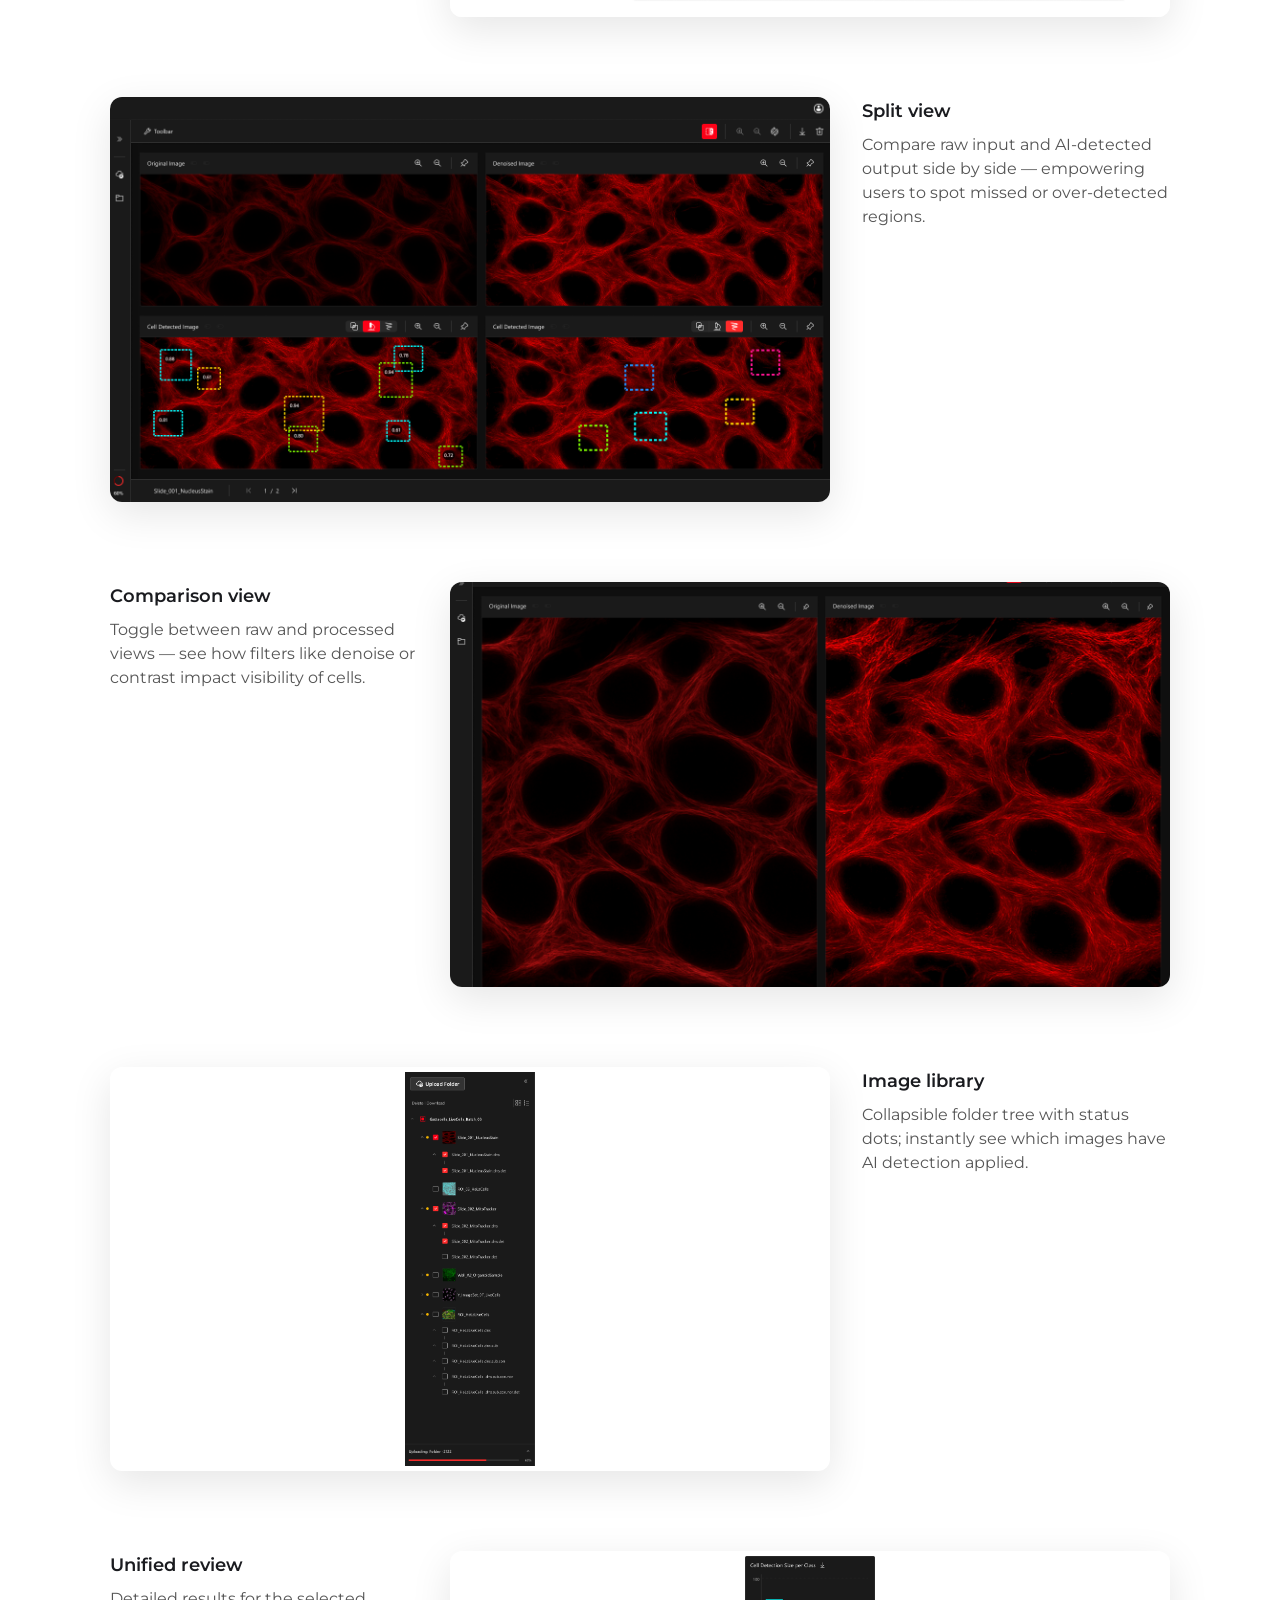
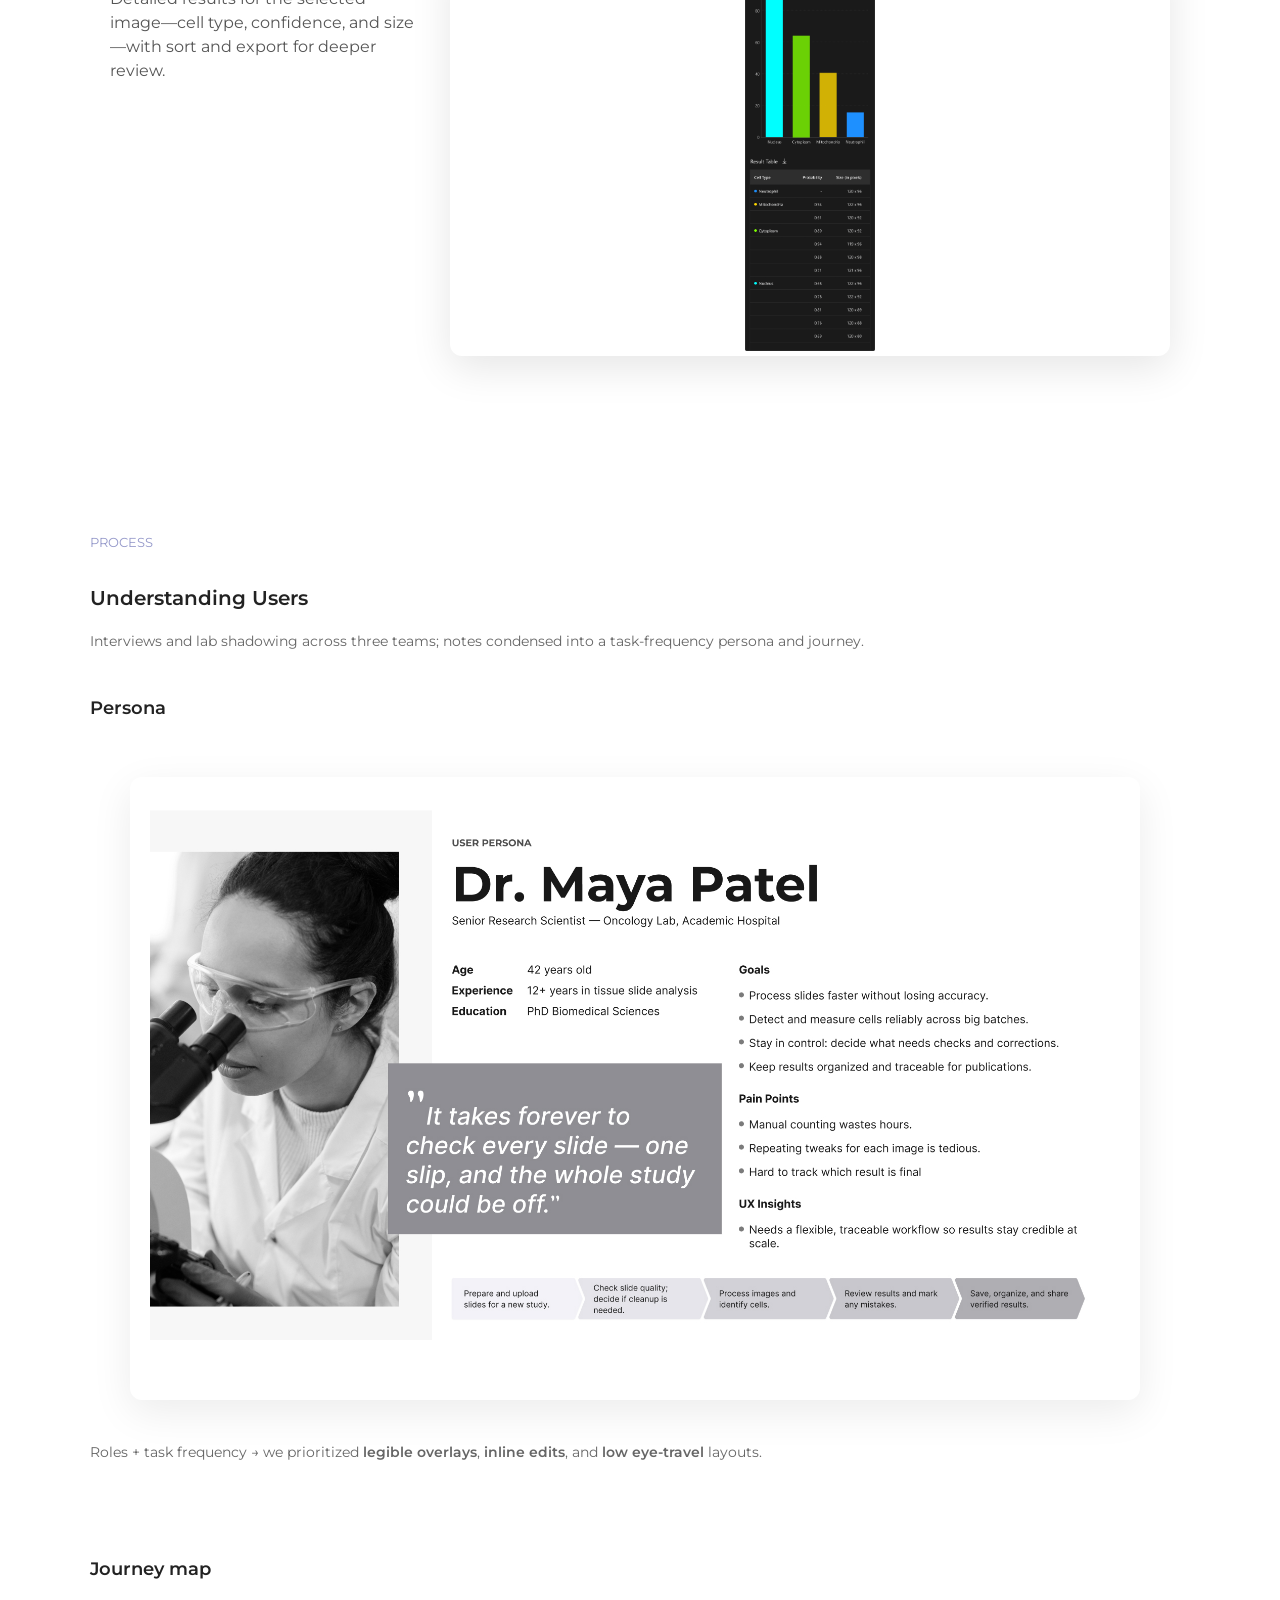
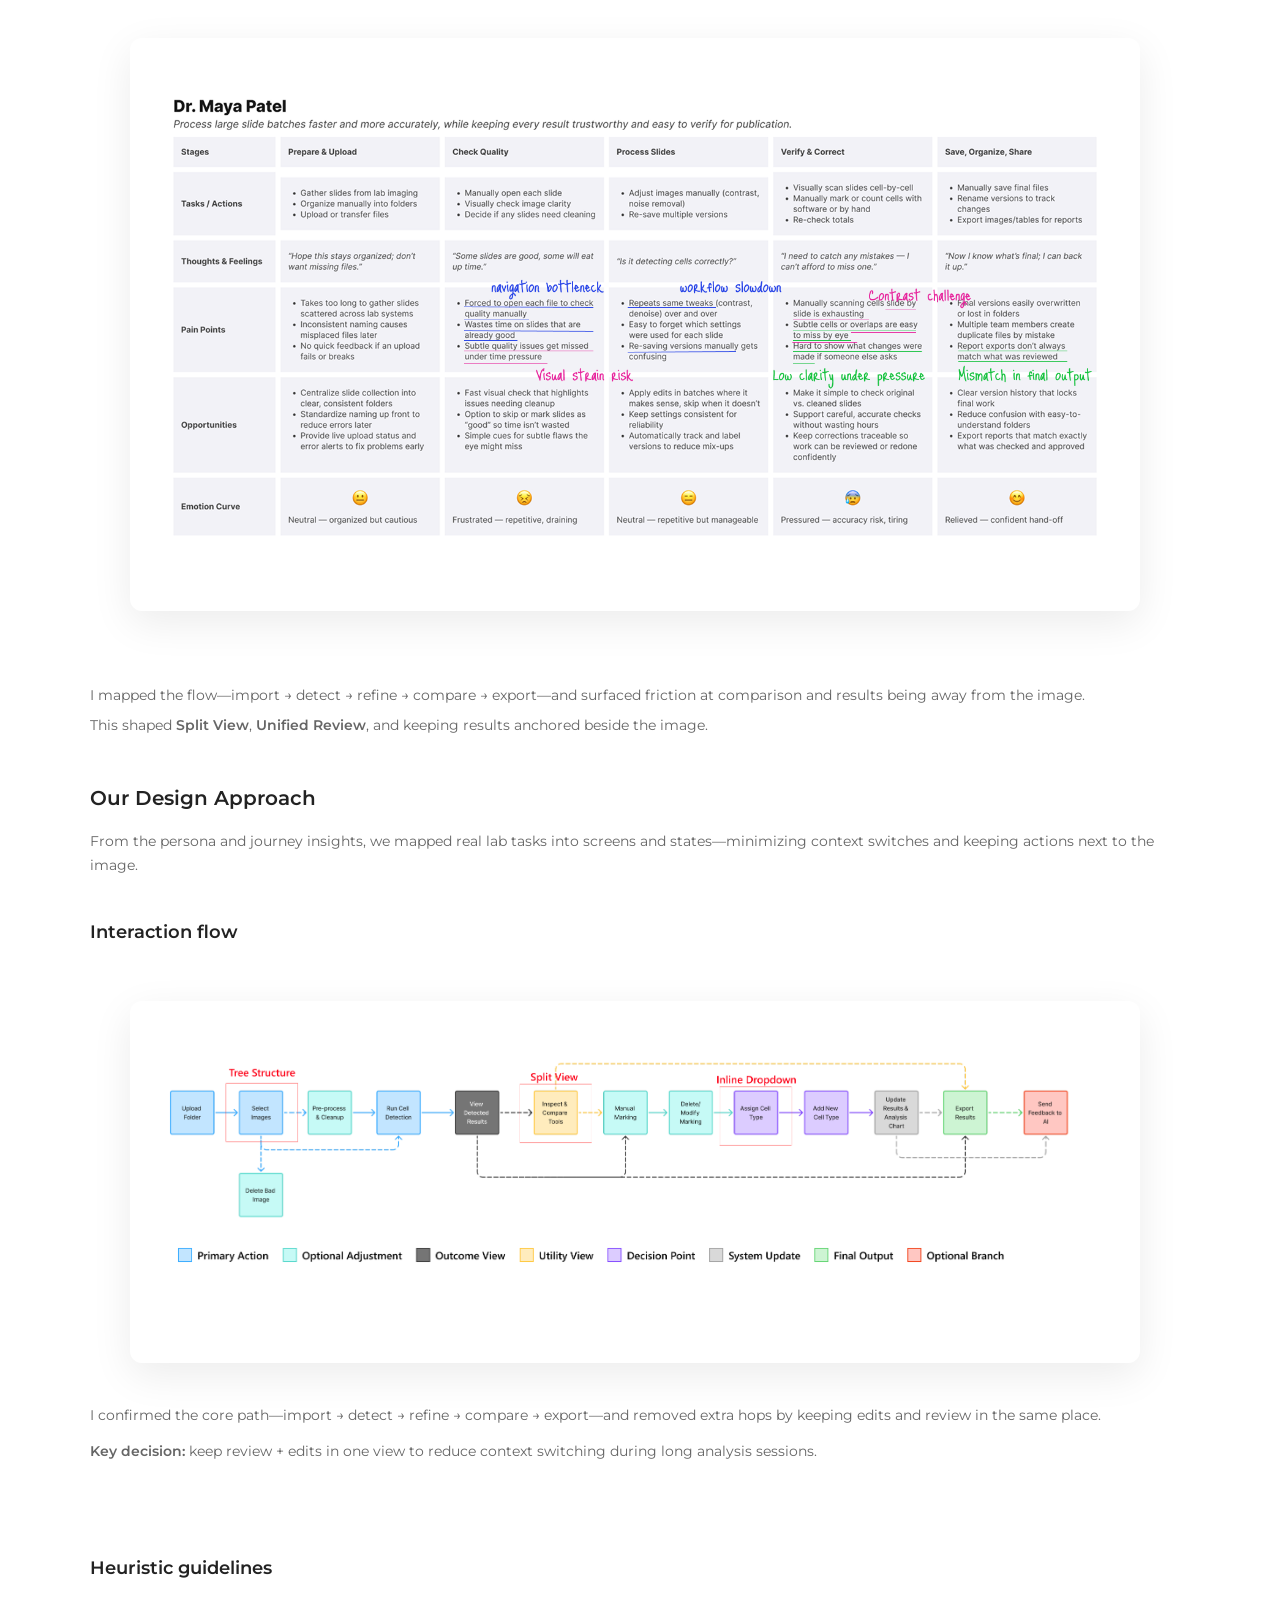
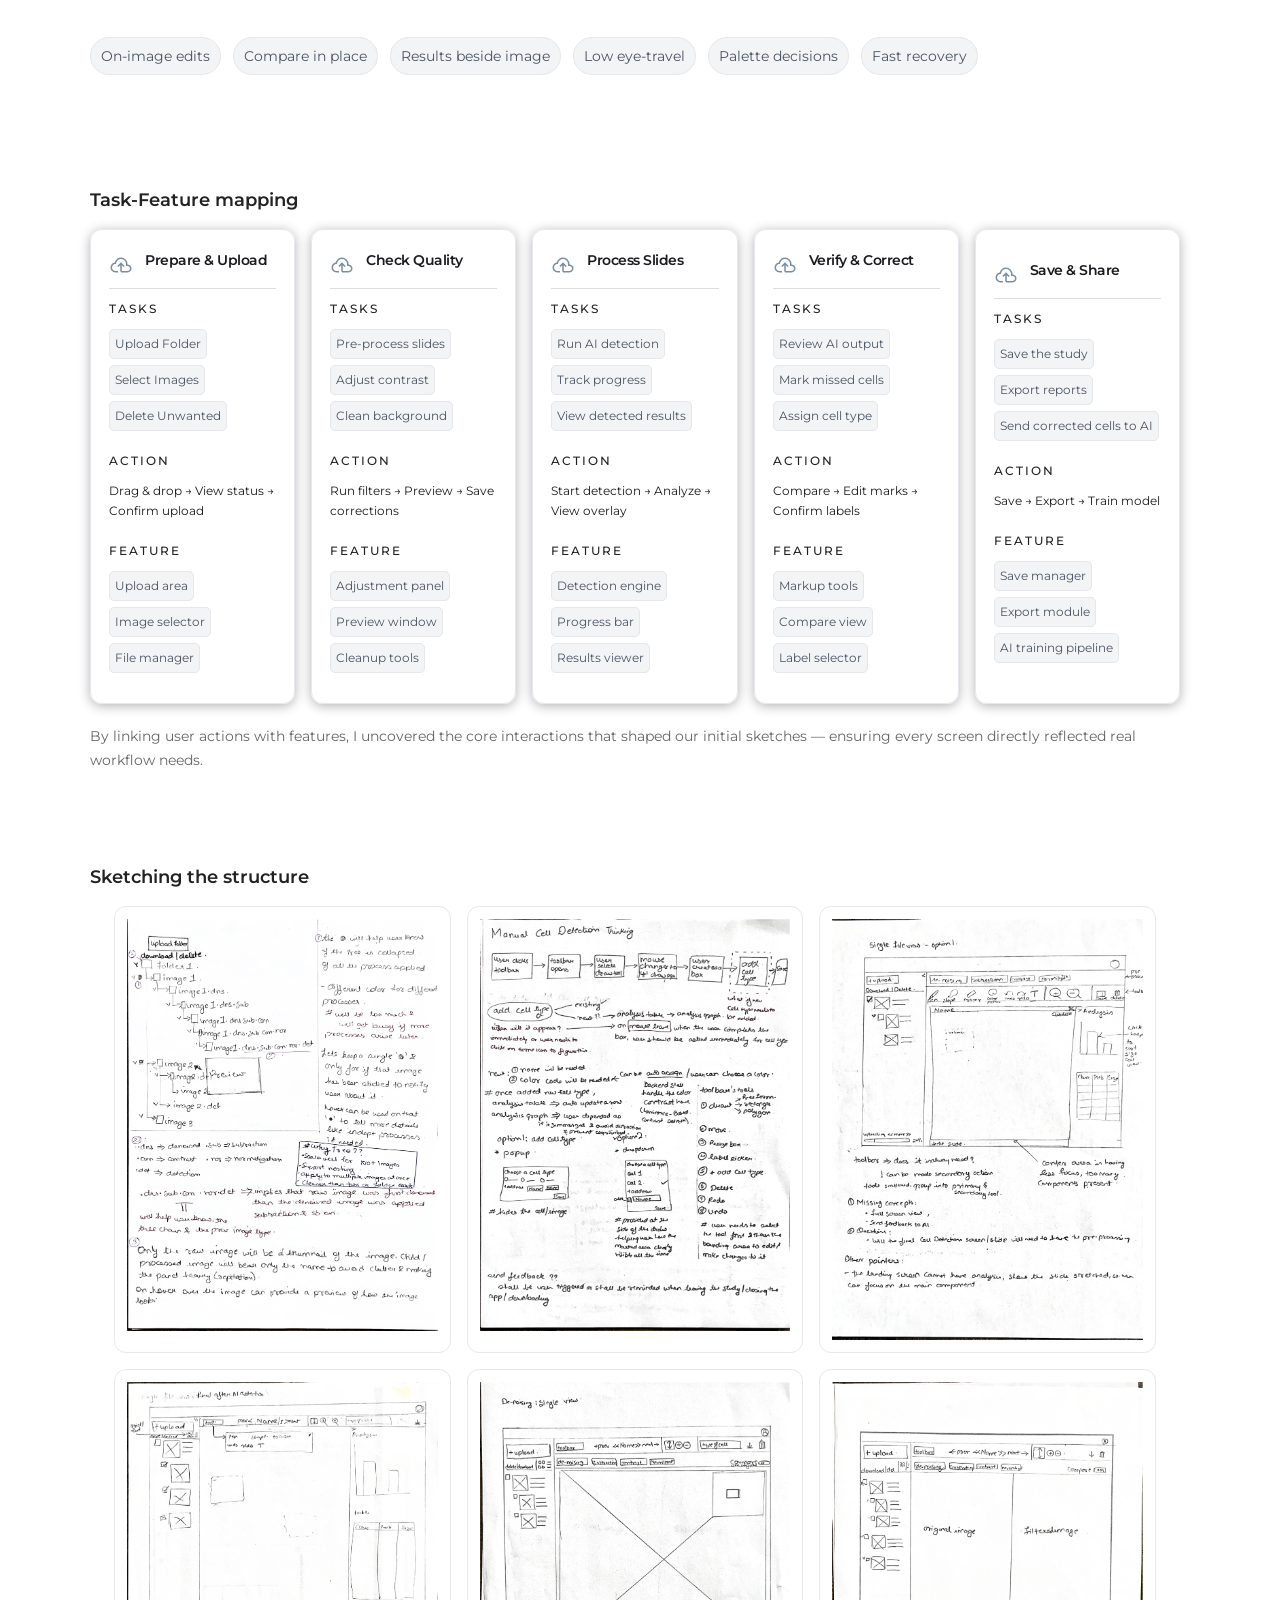
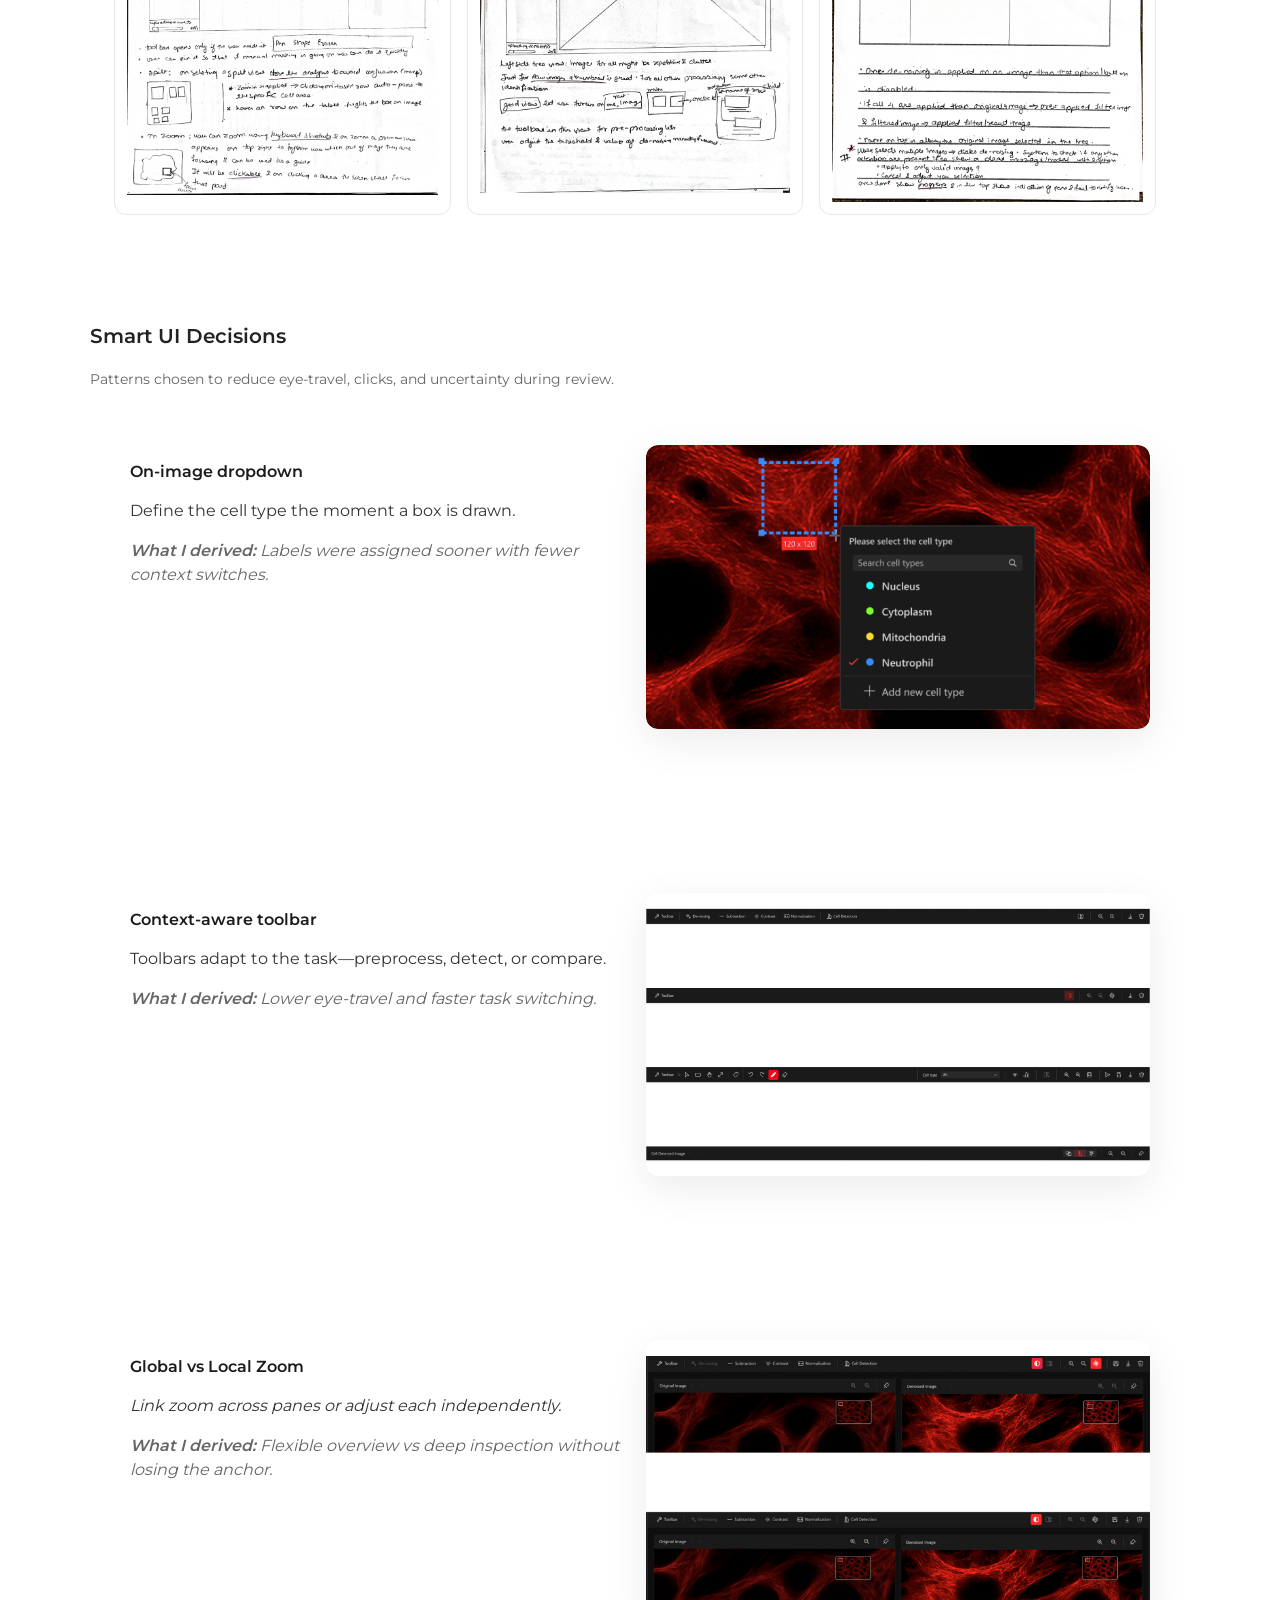
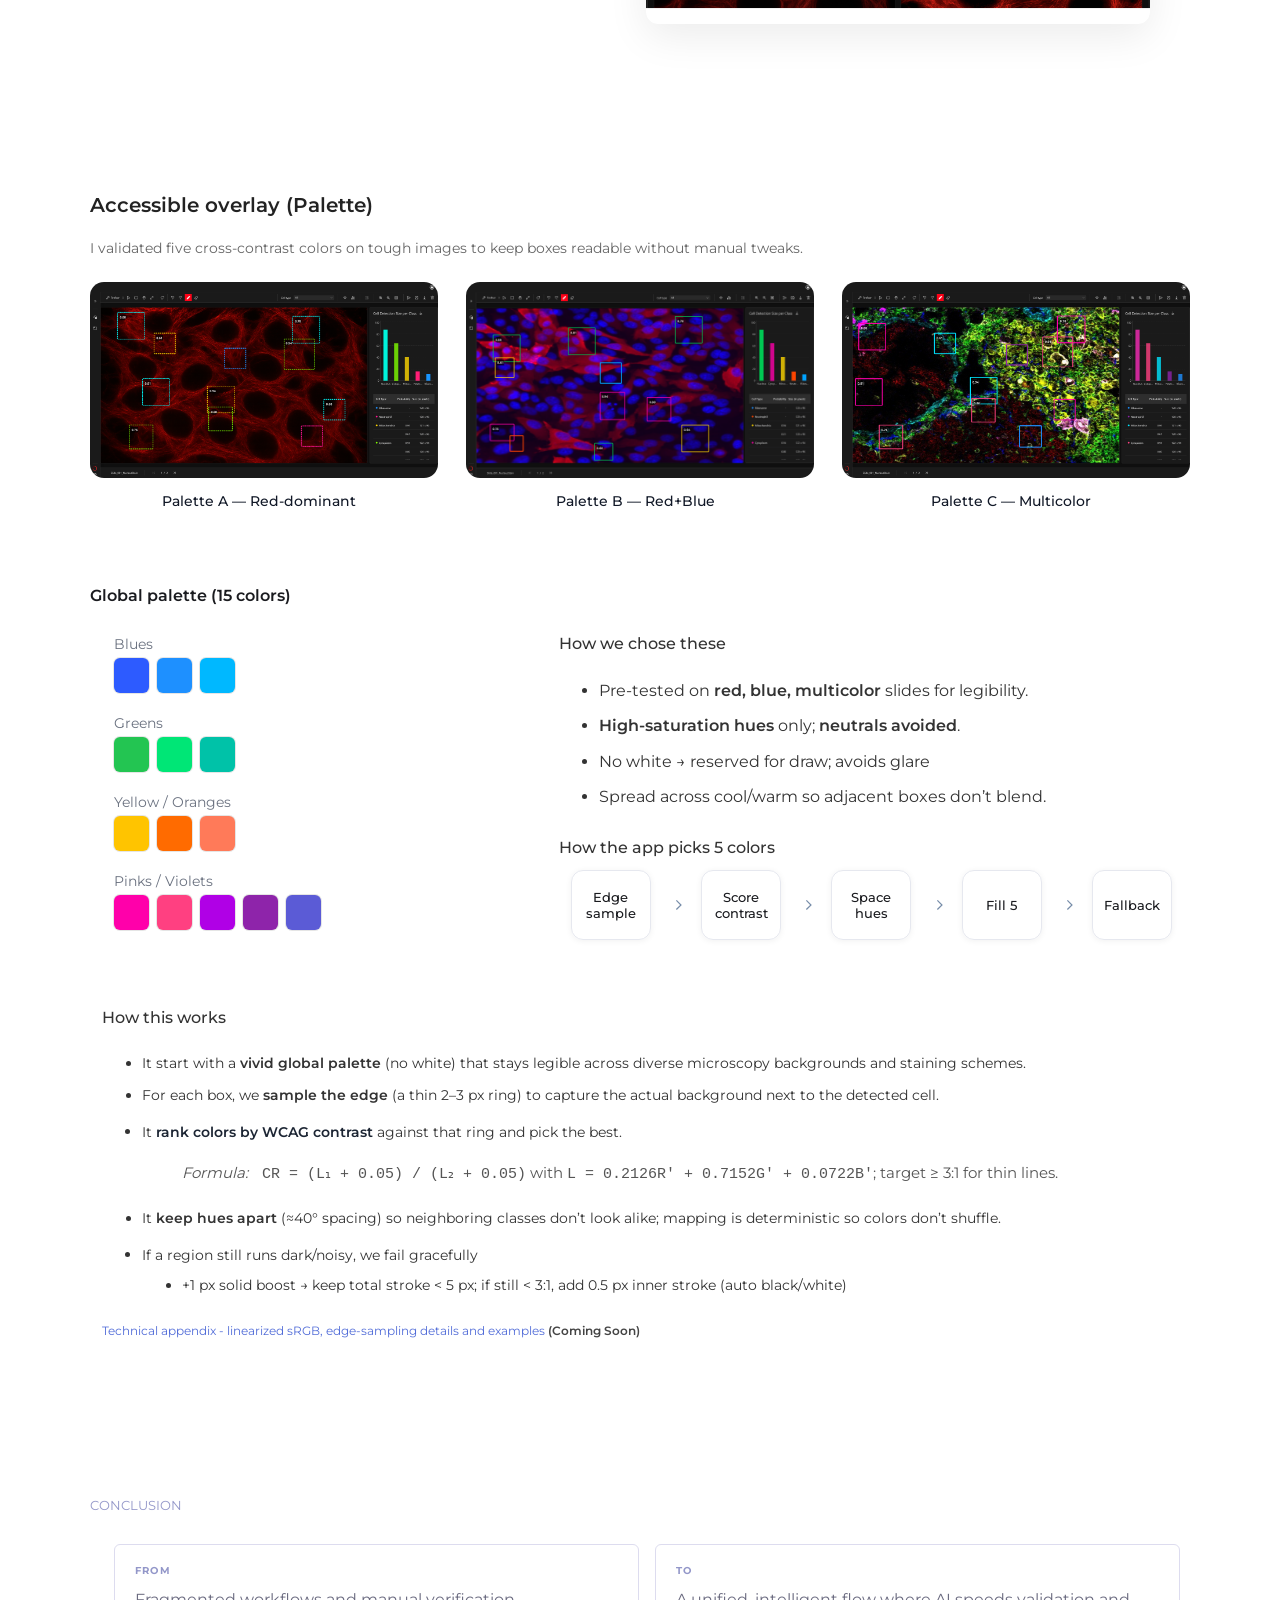
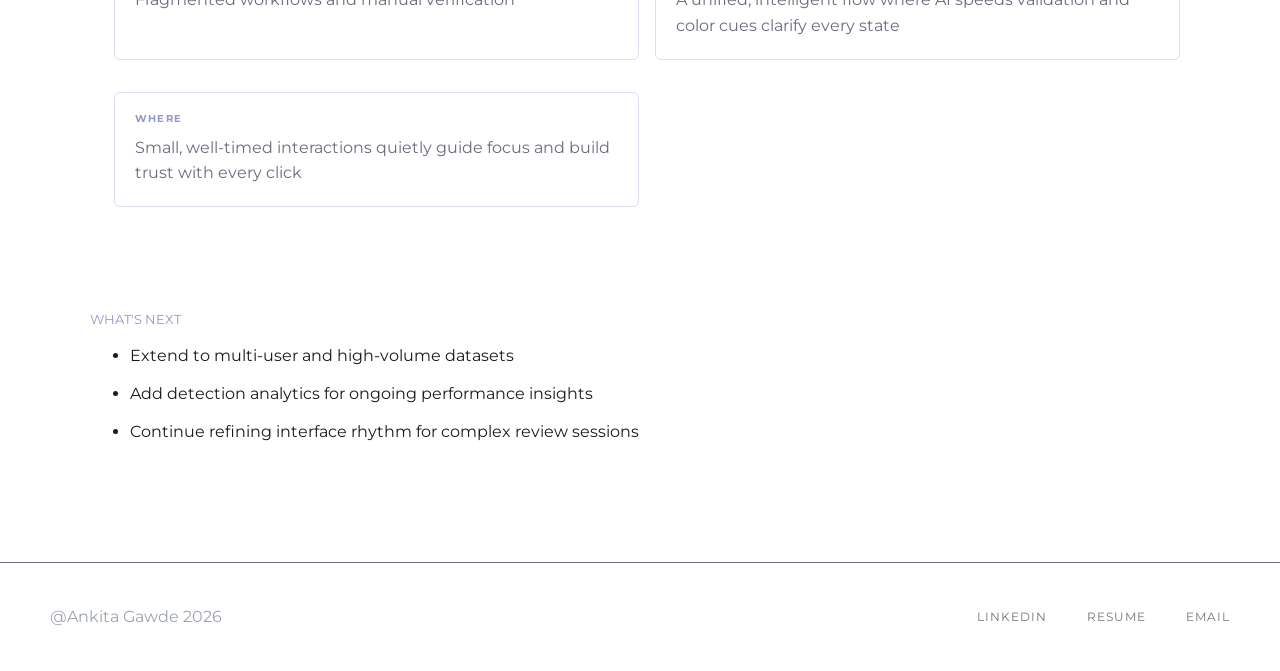
<file: work/ai-cell-detection-tool/index.html>
<!doctype html>
<html lang="en">
<head>
  <meta charset="utf-8">
  <meta name="viewport" content="width=device-width, initial-scale=1">
  <title>AI Cell Detection Tool — Ankita Gawde</title>
  <link rel="canonical" href="https://www.ankitagawde.com/ai-cell-detection-tool.html">
  <script>
    window.location.replace("../../ai-cell-detection-tool.html" + window.location.search + window.location.hash);
  </script>
  <meta http-equiv="refresh" content="0; url=../../ai-cell-detection-tool.html">
</head>
<body>
  <p>This project has moved. <a href="../../ai-cell-detection-tool.html">Open AI Cell Detection Tool</a>.</p>
</body>
</html>
</file>
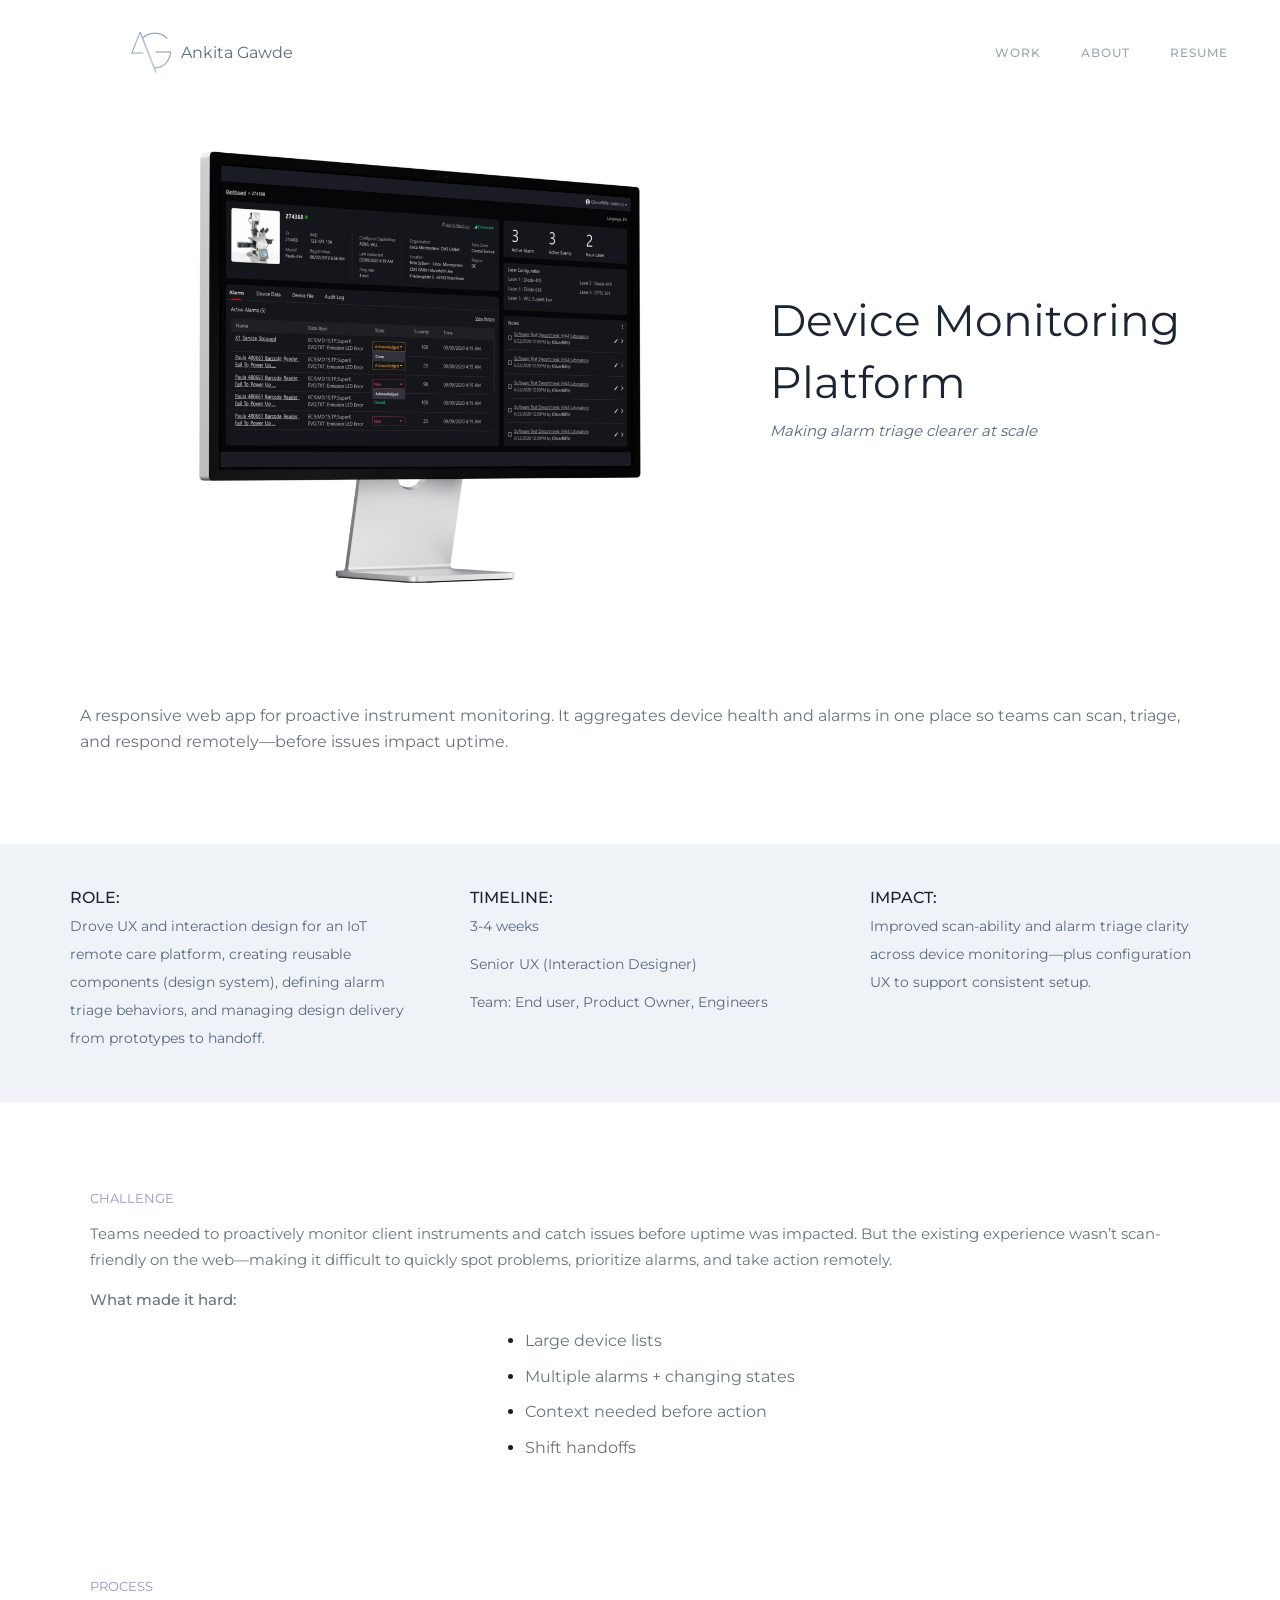
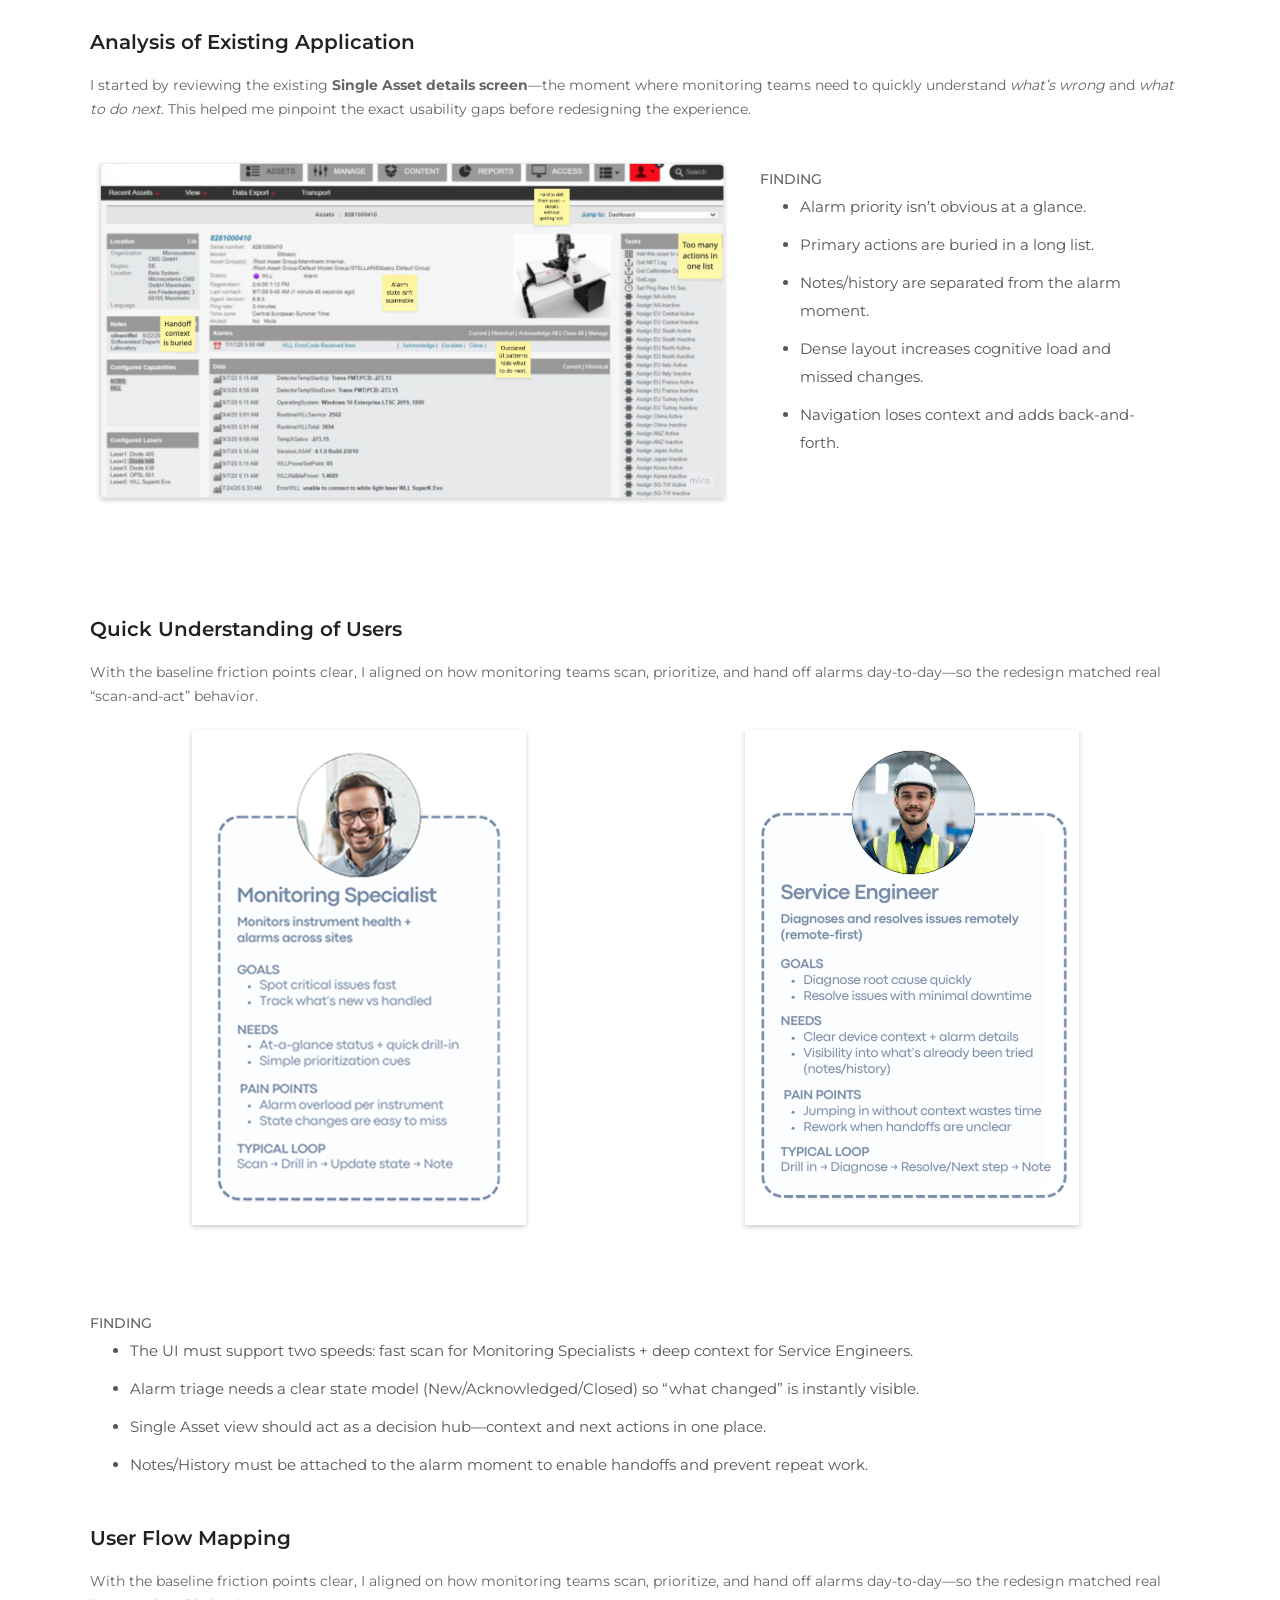
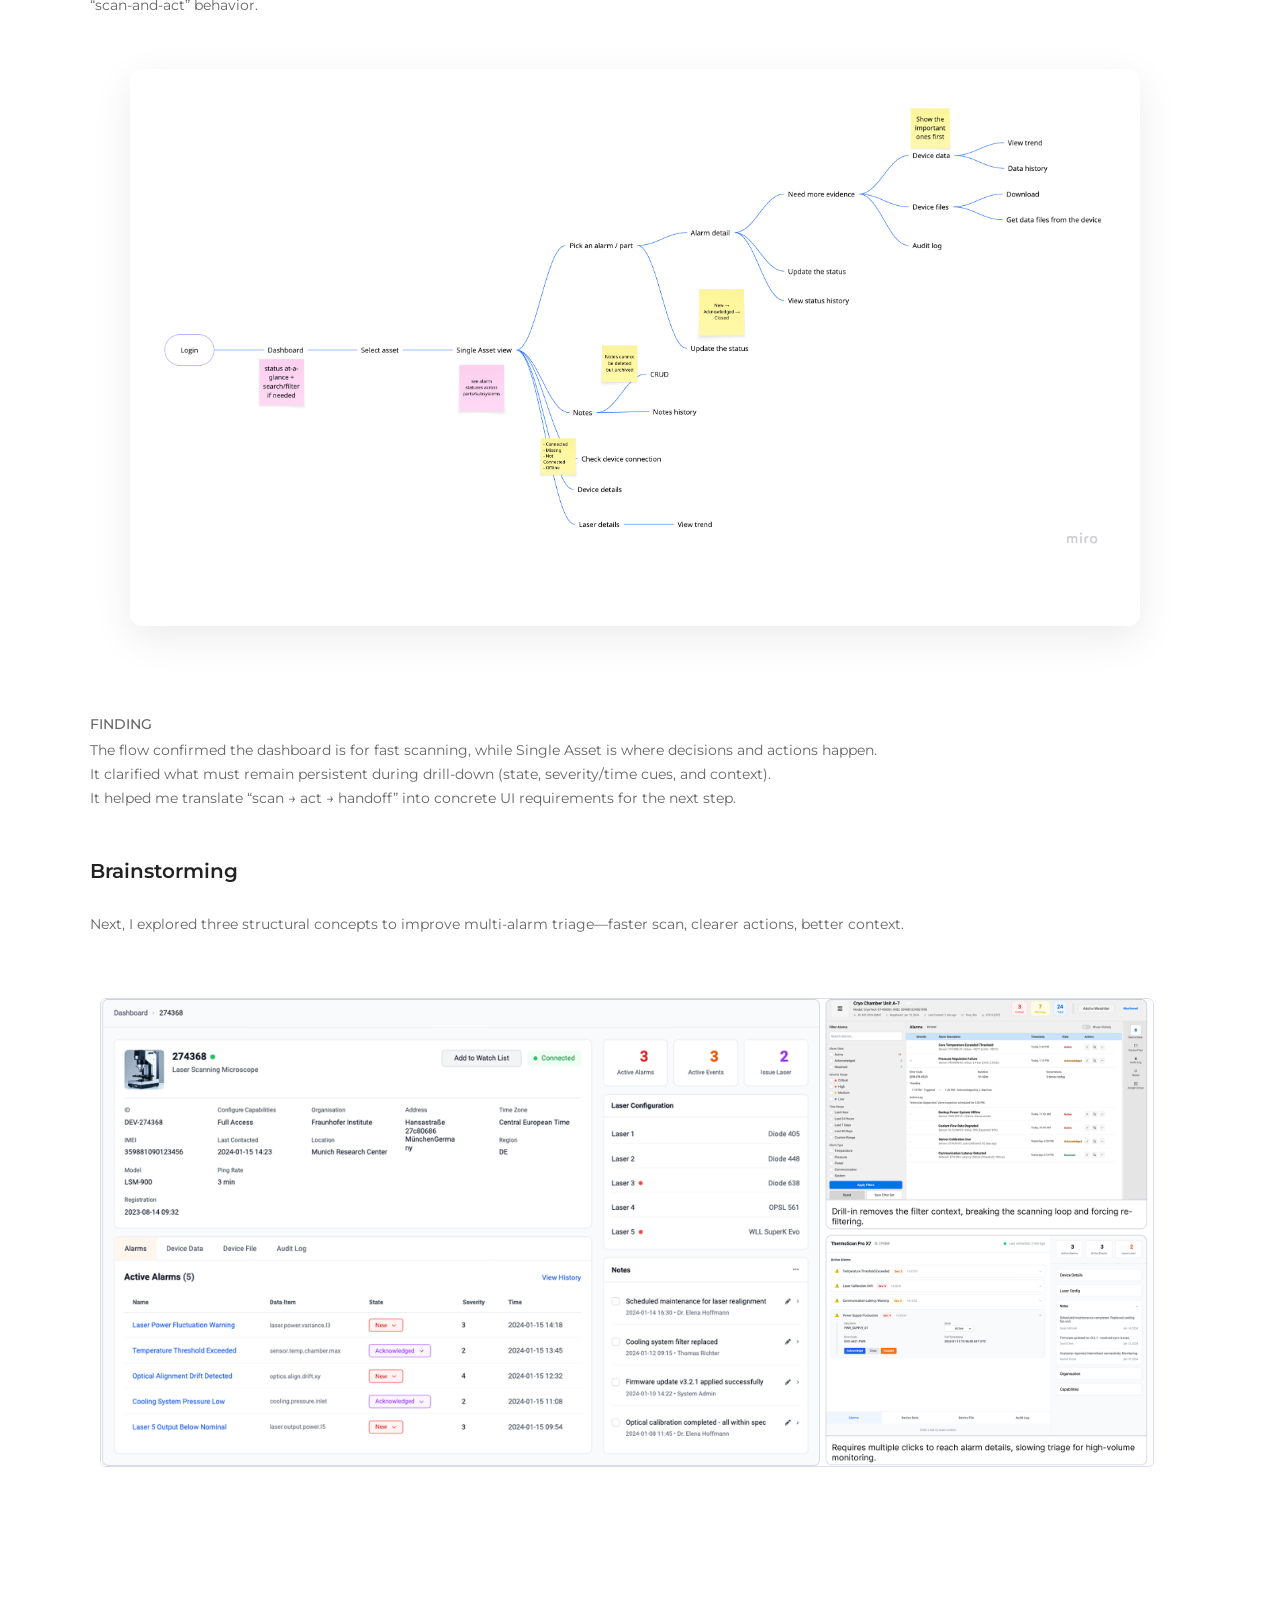
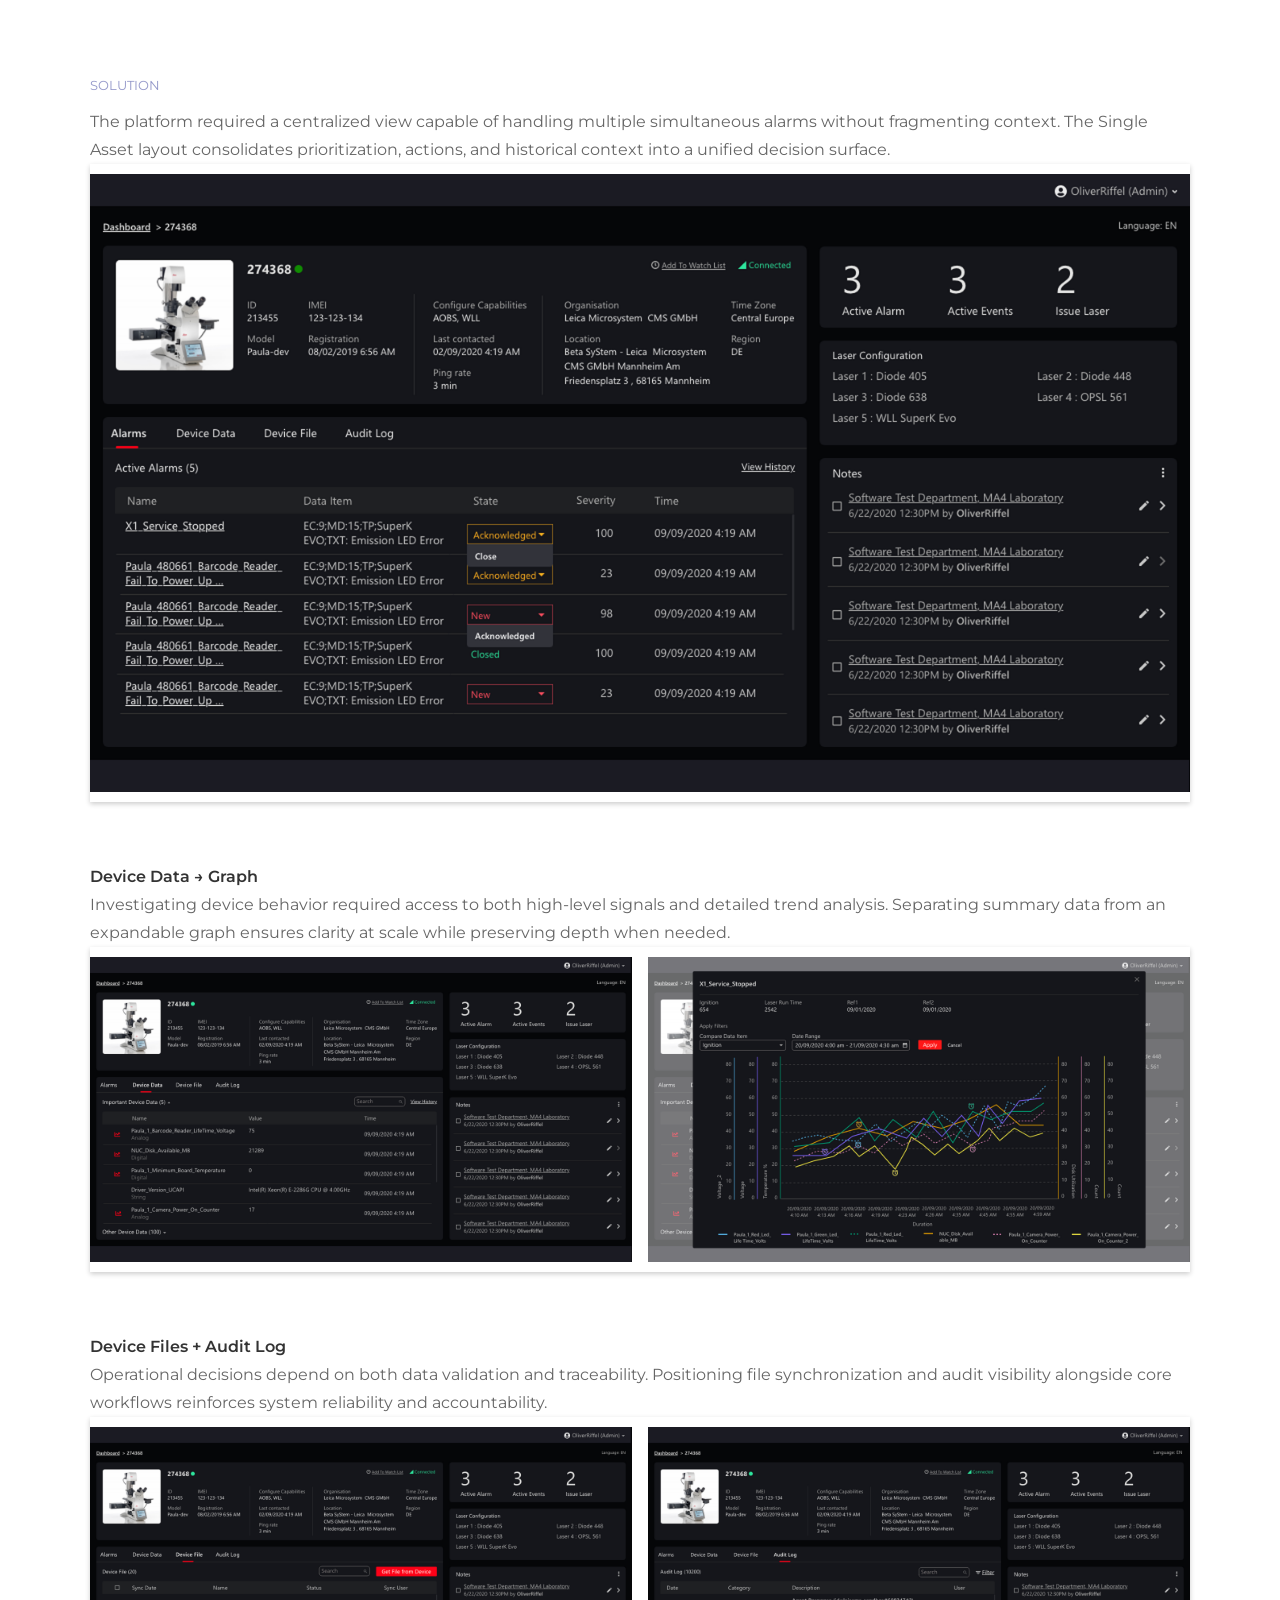
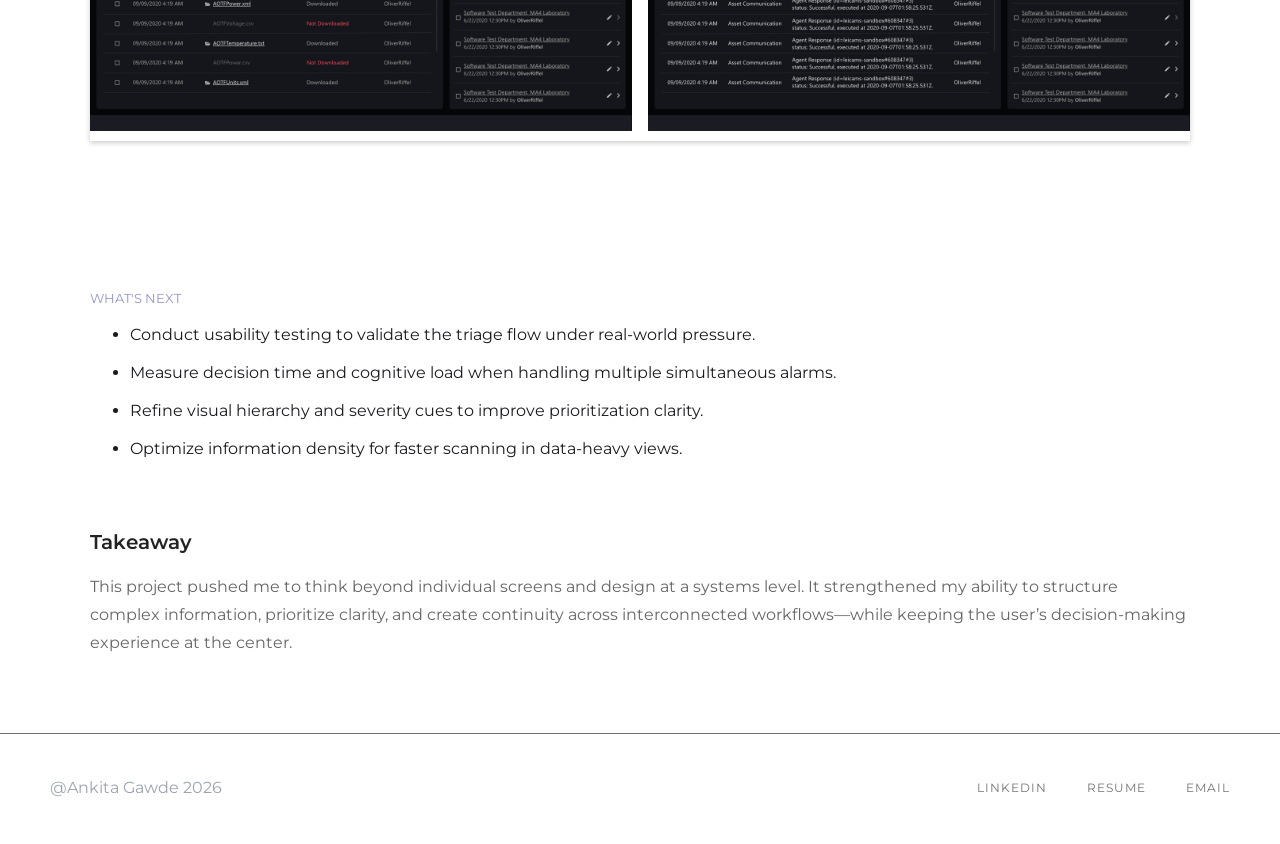
<file: work/device-monitoring-platform/index.html>
<!doctype html>
<html lang="en">
<head>
  <meta charset="utf-8">
  <meta name="viewport" content="width=device-width, initial-scale=1">
  <title>Device Monitoring Platform — Ankita Gawde</title>
  <link rel="canonical" href="https://www.ankitagawde.com/device-monitoring-platform.html">
  <script>
    window.location.replace("../../device-monitoring-platform.html" + window.location.search + window.location.hash);
  </script>
  <meta http-equiv="refresh" content="0; url=../../device-monitoring-platform.html">
</head>
<body>
  <p>This project has moved. <a href="../../device-monitoring-platform.html">Open Device Monitoring Platform</a>.</p>
</body>
</html>
</file>
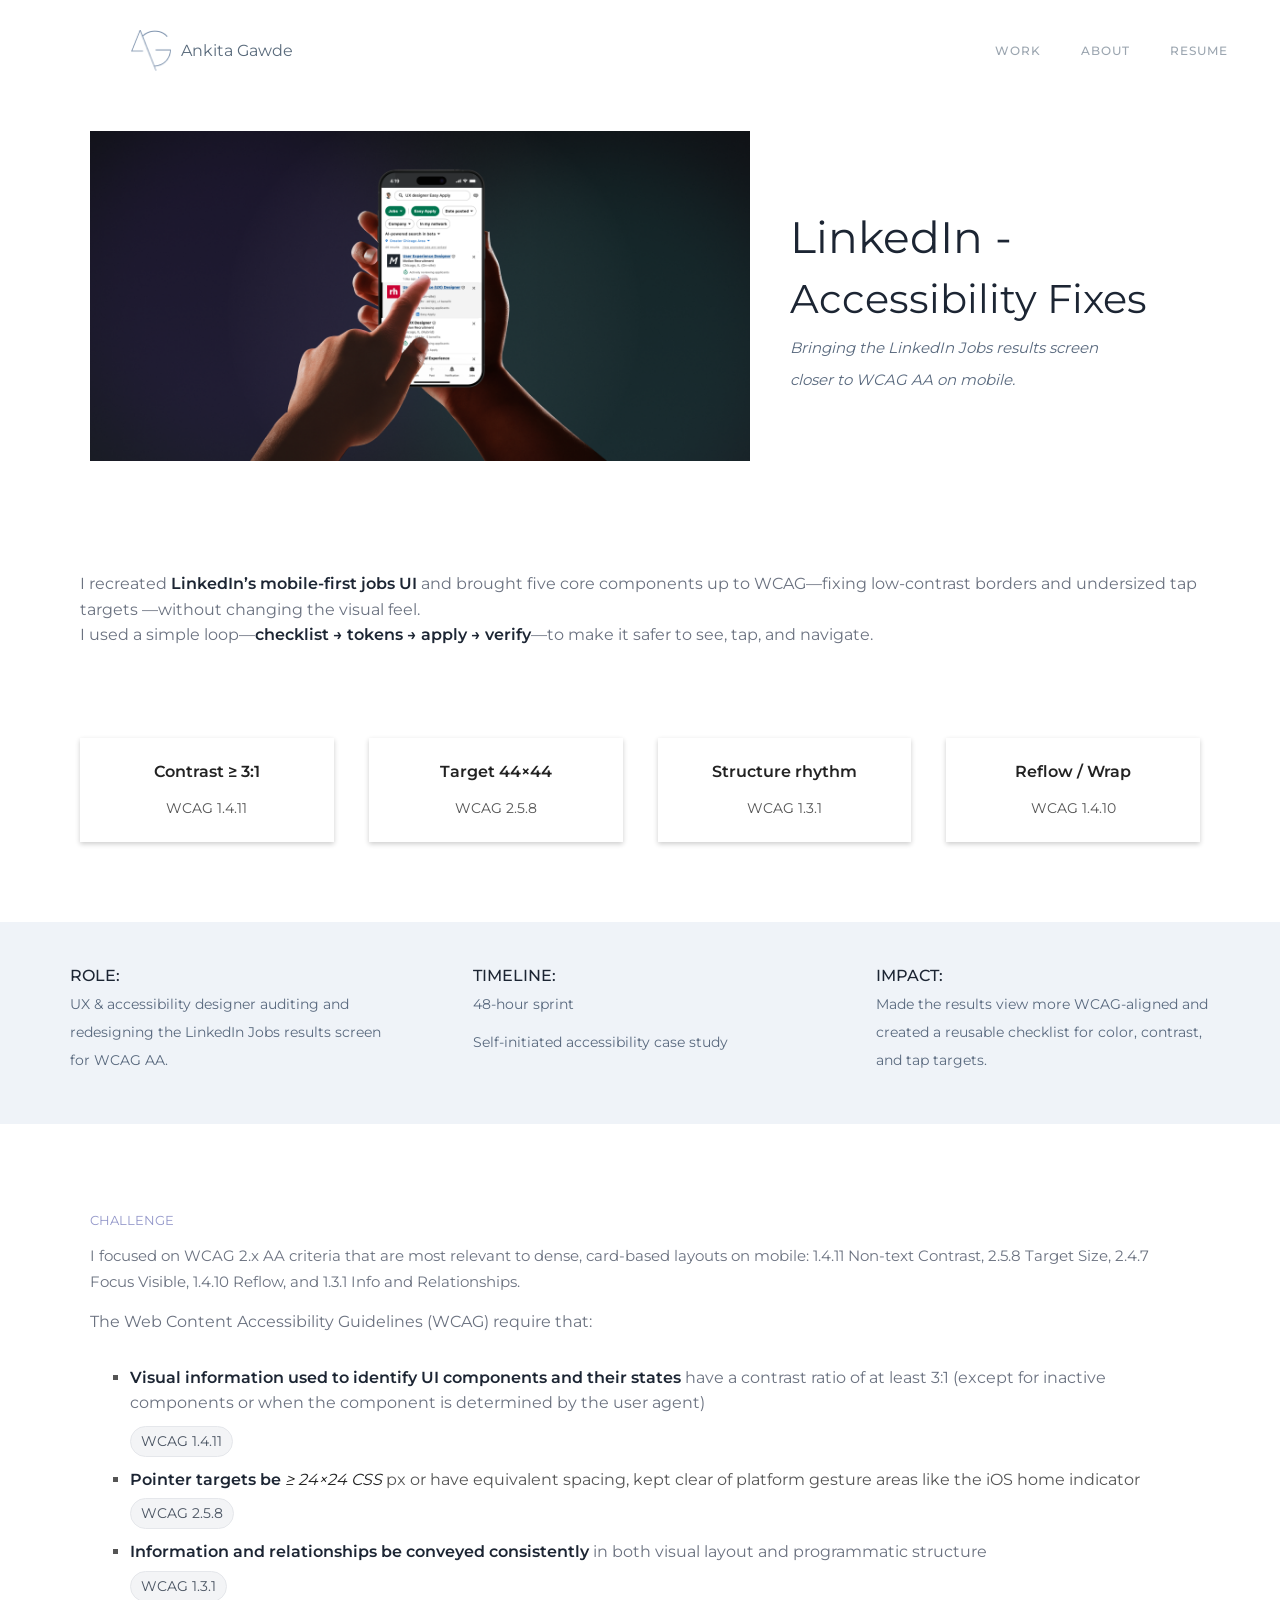
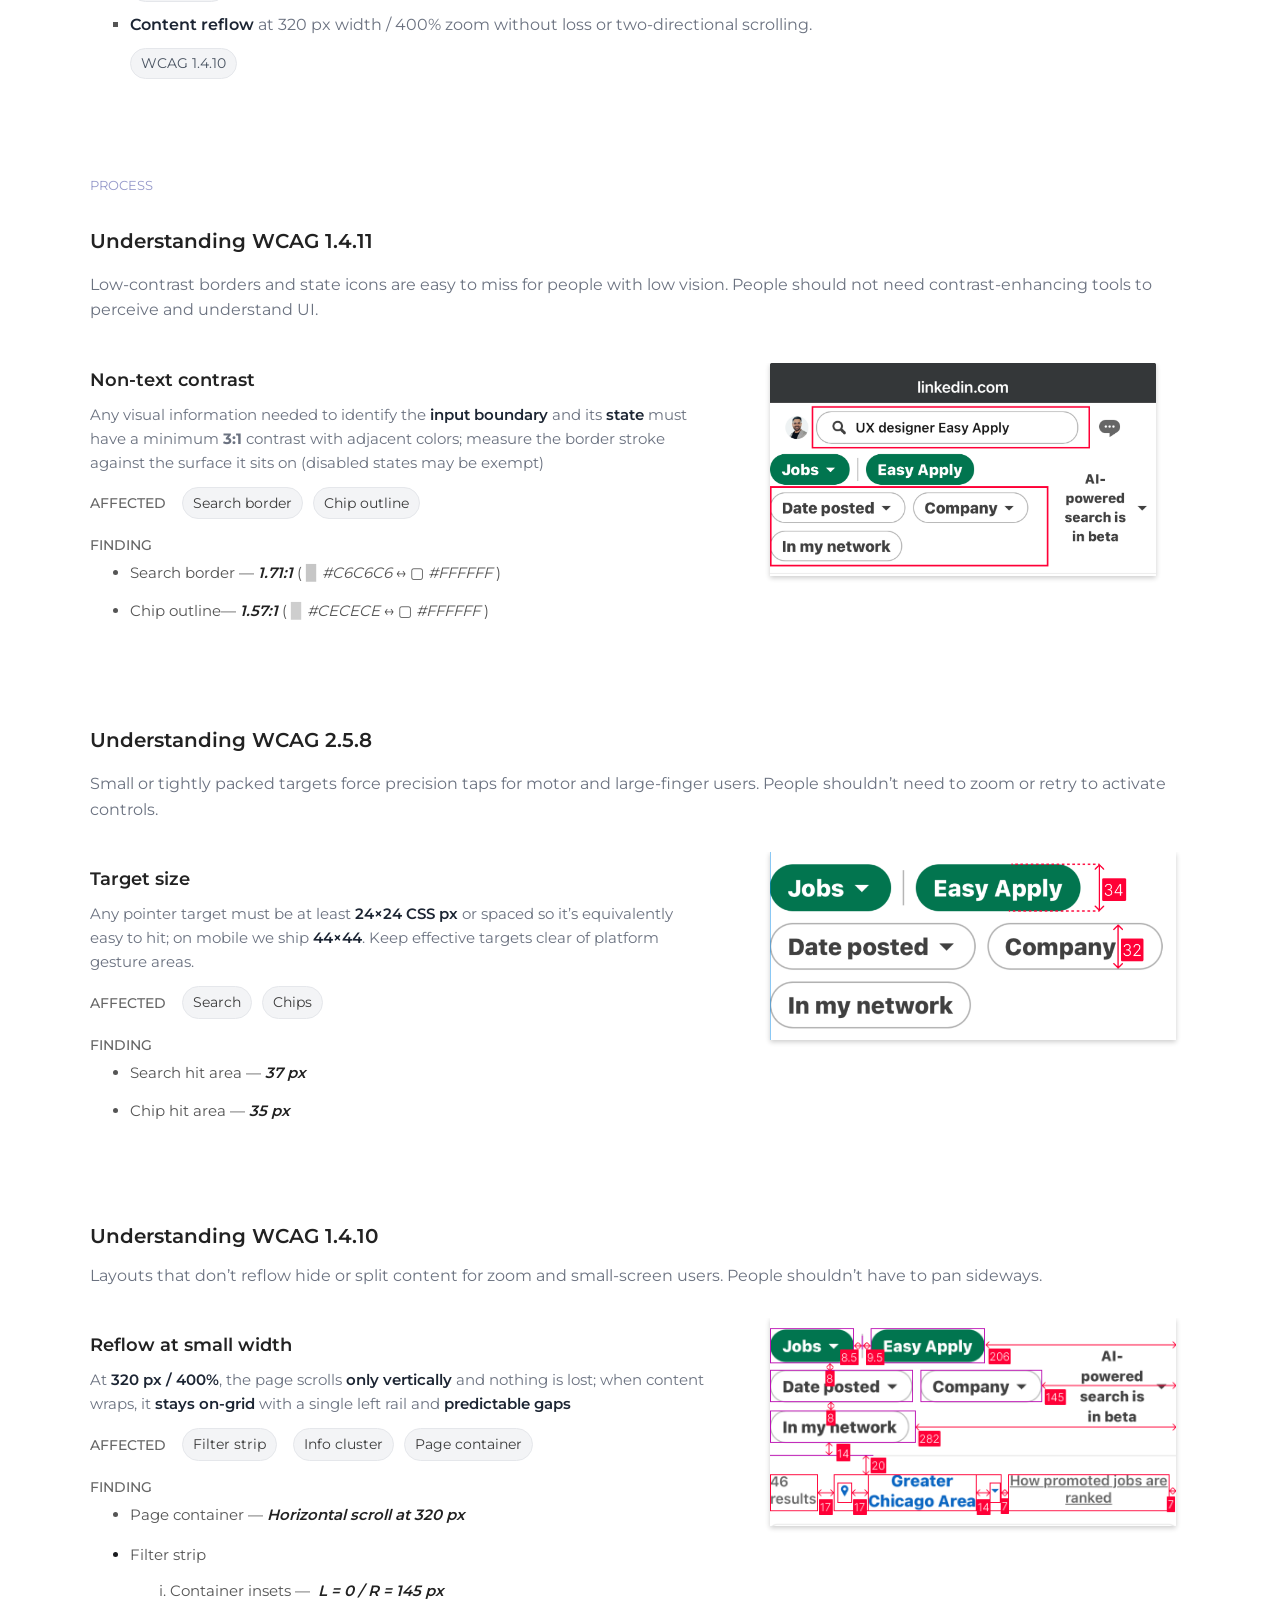
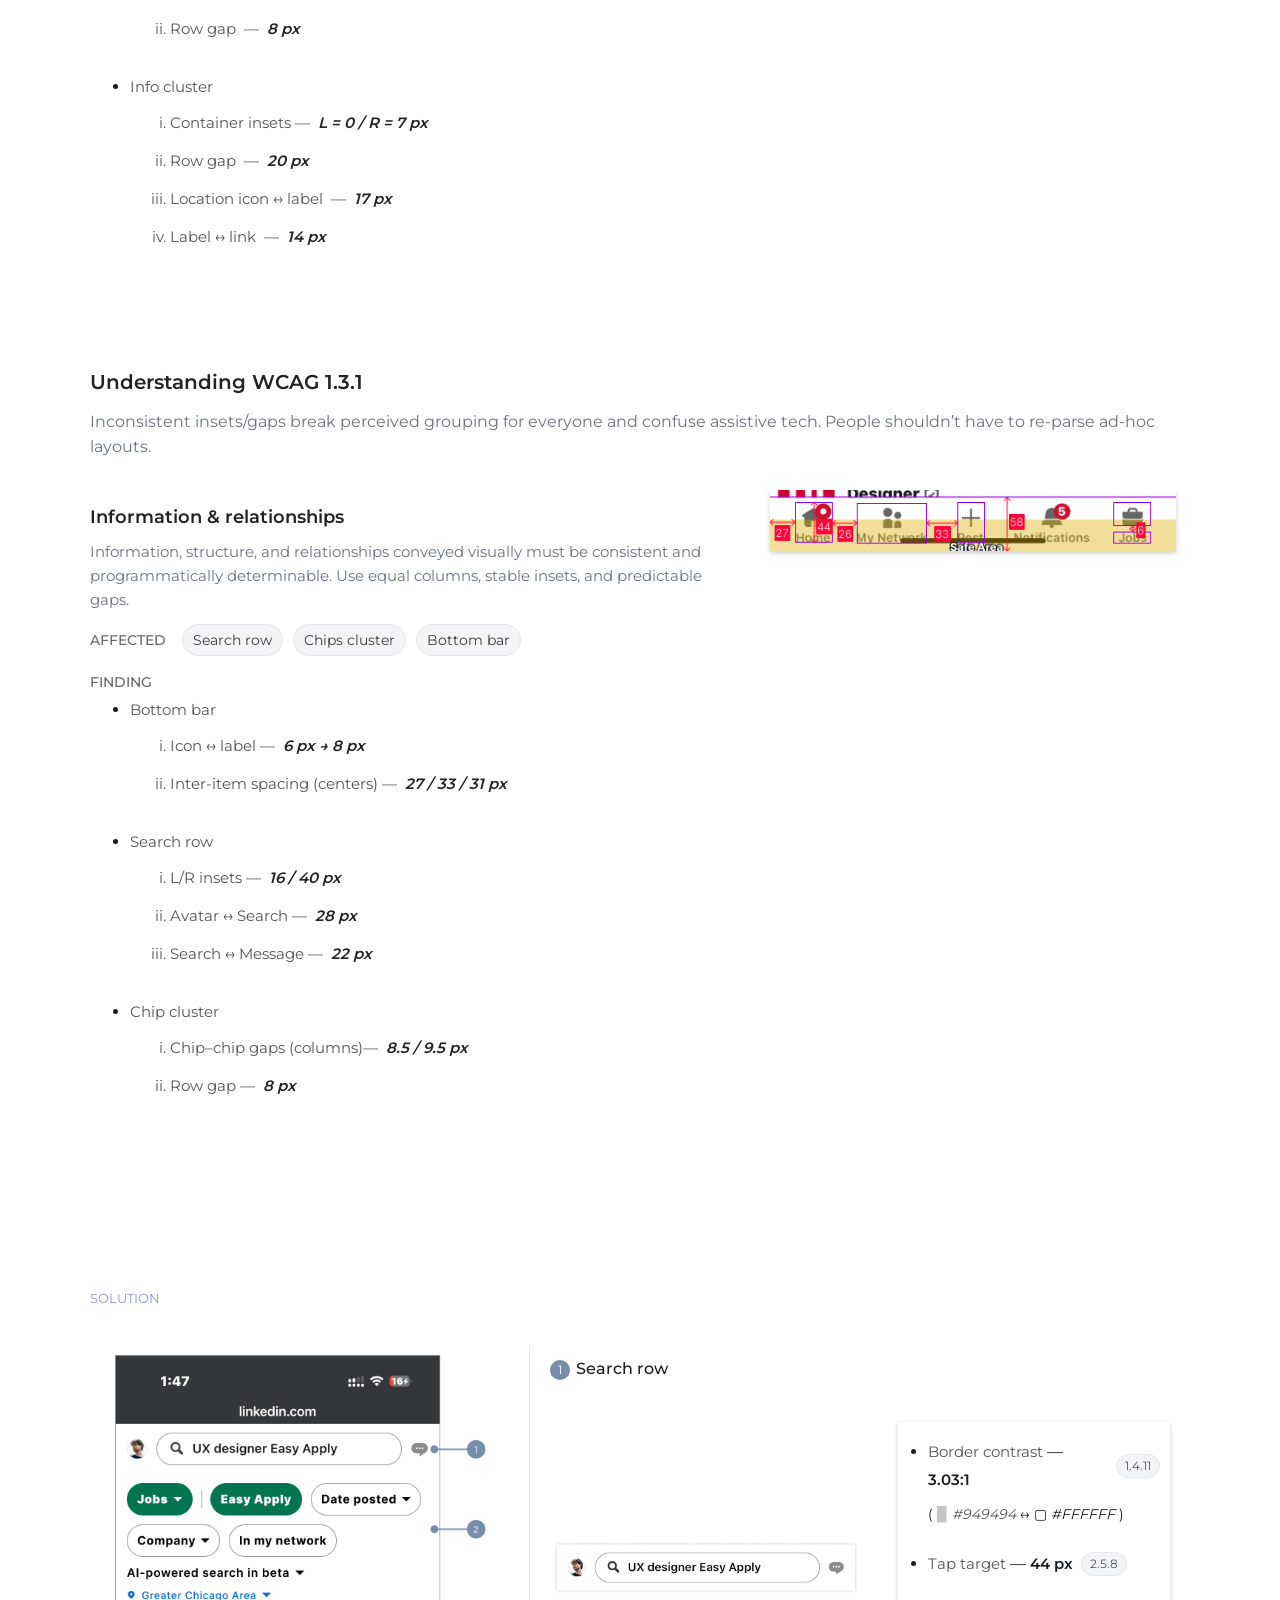
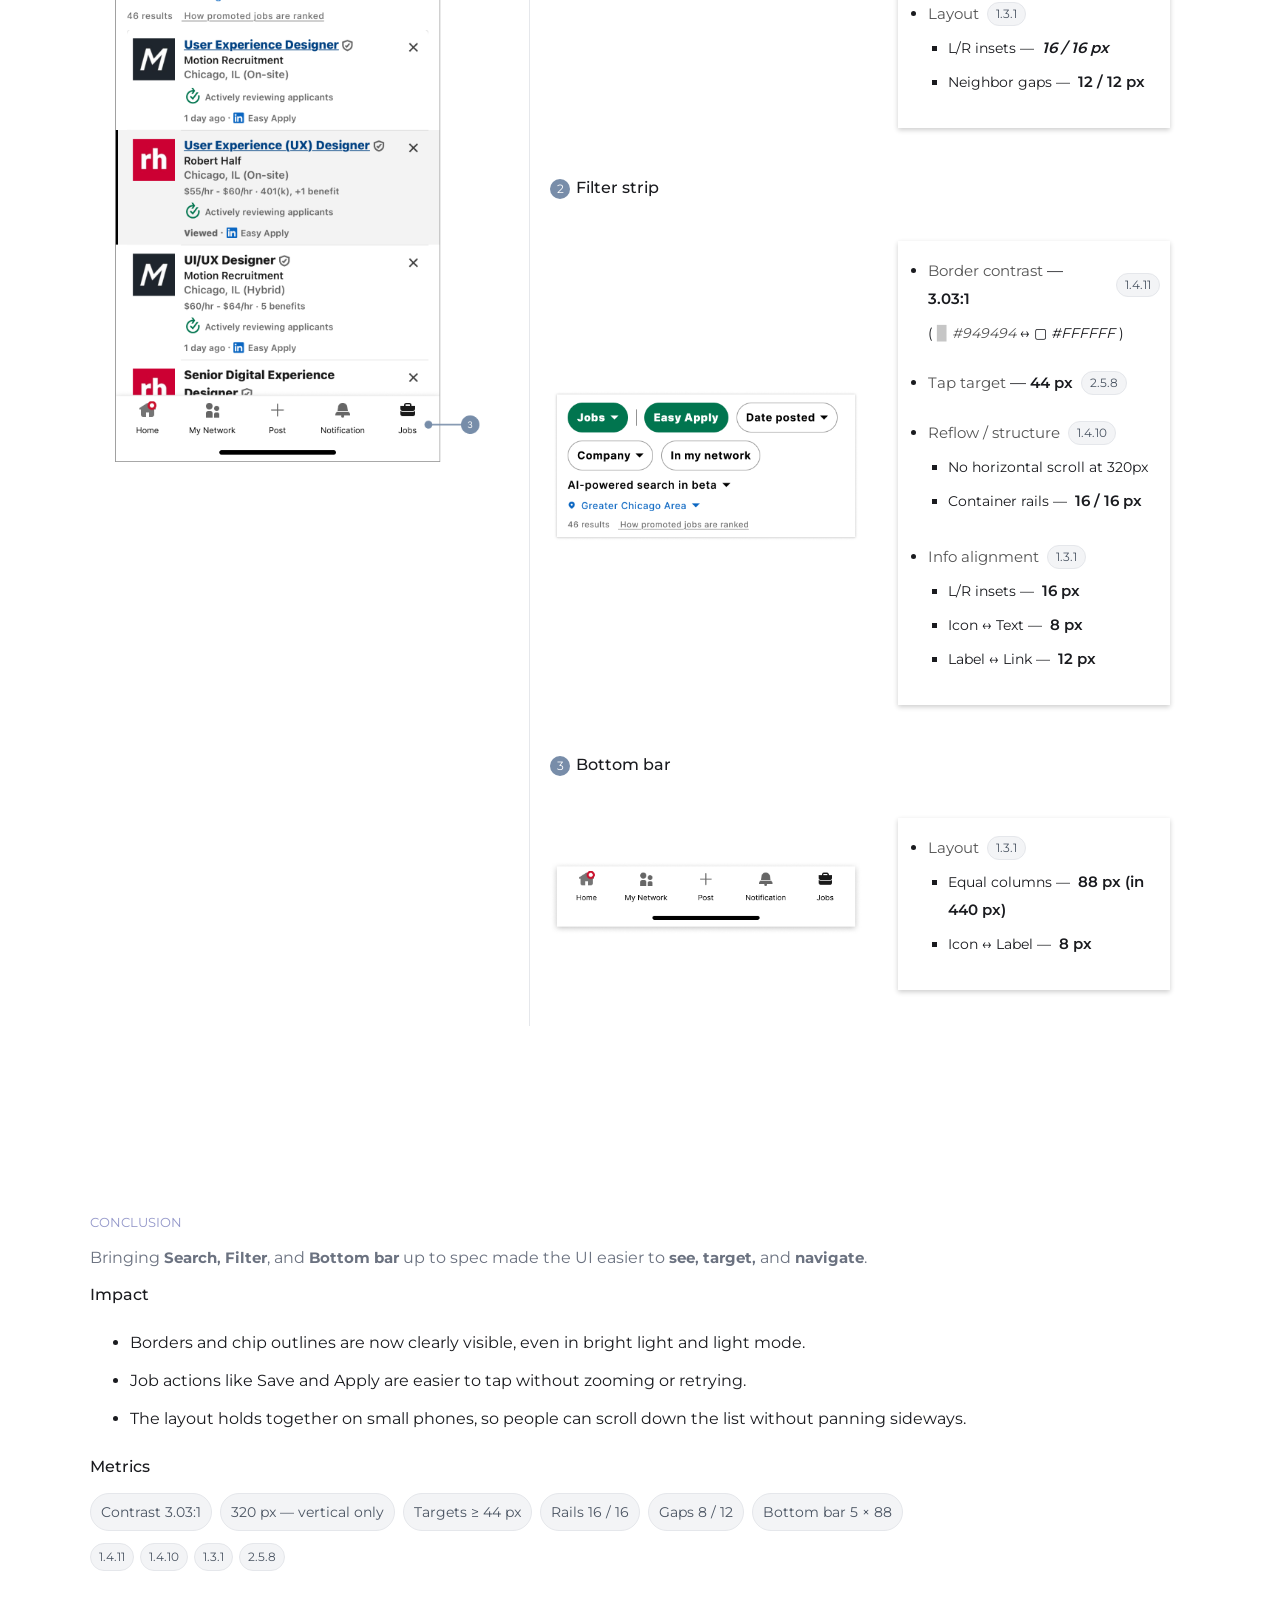
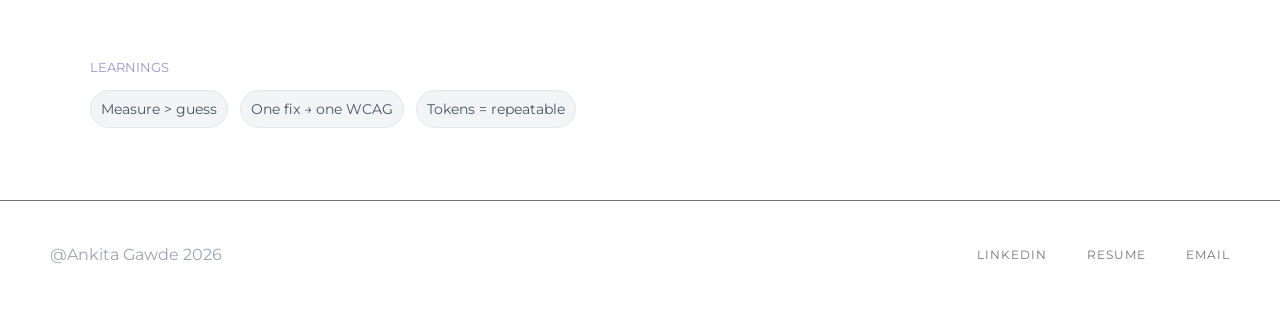
<file: work/linkedin---accessibility-fixes/index.html>
<!doctype html>
<html lang="en">
<head>
  <meta charset="utf-8">
  <meta name="viewport" content="width=device-width, initial-scale=1">
  <title>LinkedIn Accessibility Fixes — Ankita Gawde</title>
  <link rel="canonical" href="https://www.ankitagawde.com/linkedin---accessibility-fixes.html">
  <script>
    window.location.replace("../../linkedin---accessibility-fixes.html" + window.location.search + window.location.hash);
  </script>
  <meta http-equiv="refresh" content="0; url=../../linkedin---accessibility-fixes.html">
</head>
<body>
  <p>This project has moved. <a href="../../linkedin---accessibility-fixes.html">Open LinkedIn Accessibility Fixes</a>.</p>
</body>
</html>
</file>
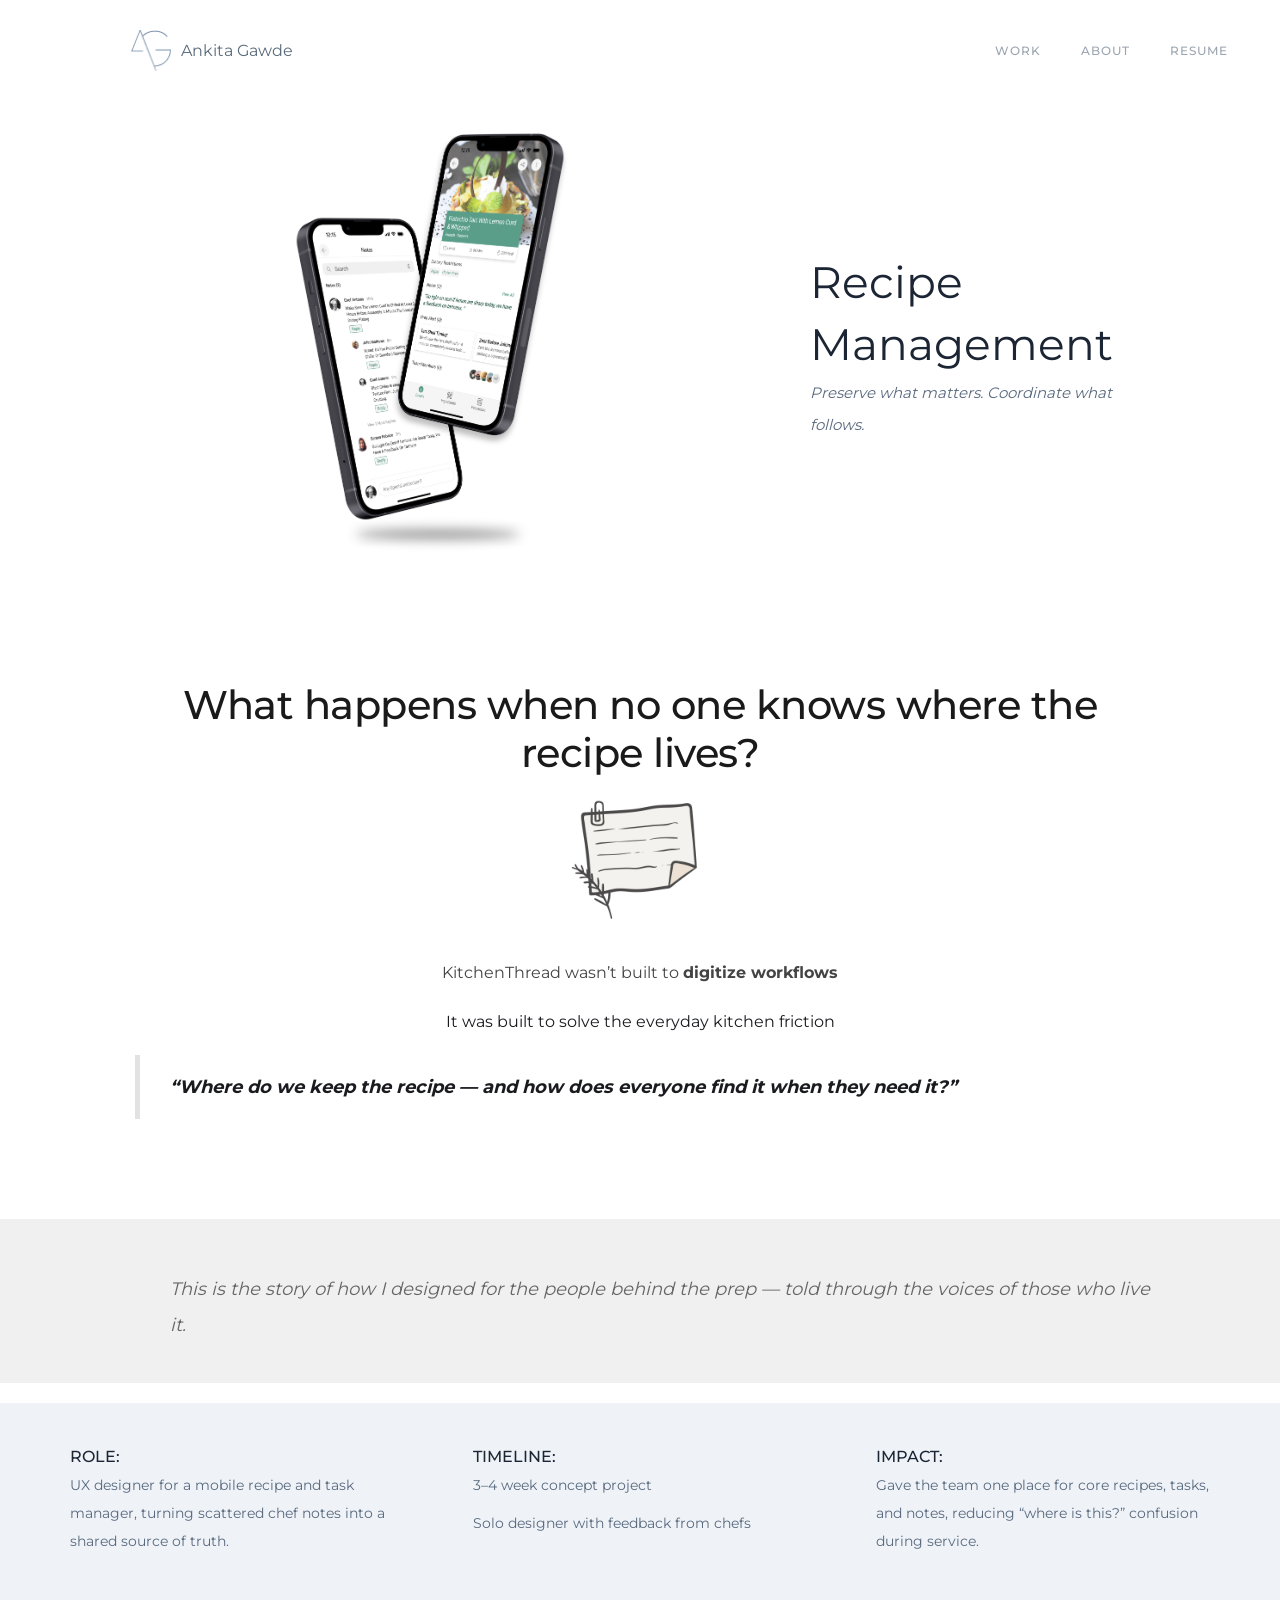
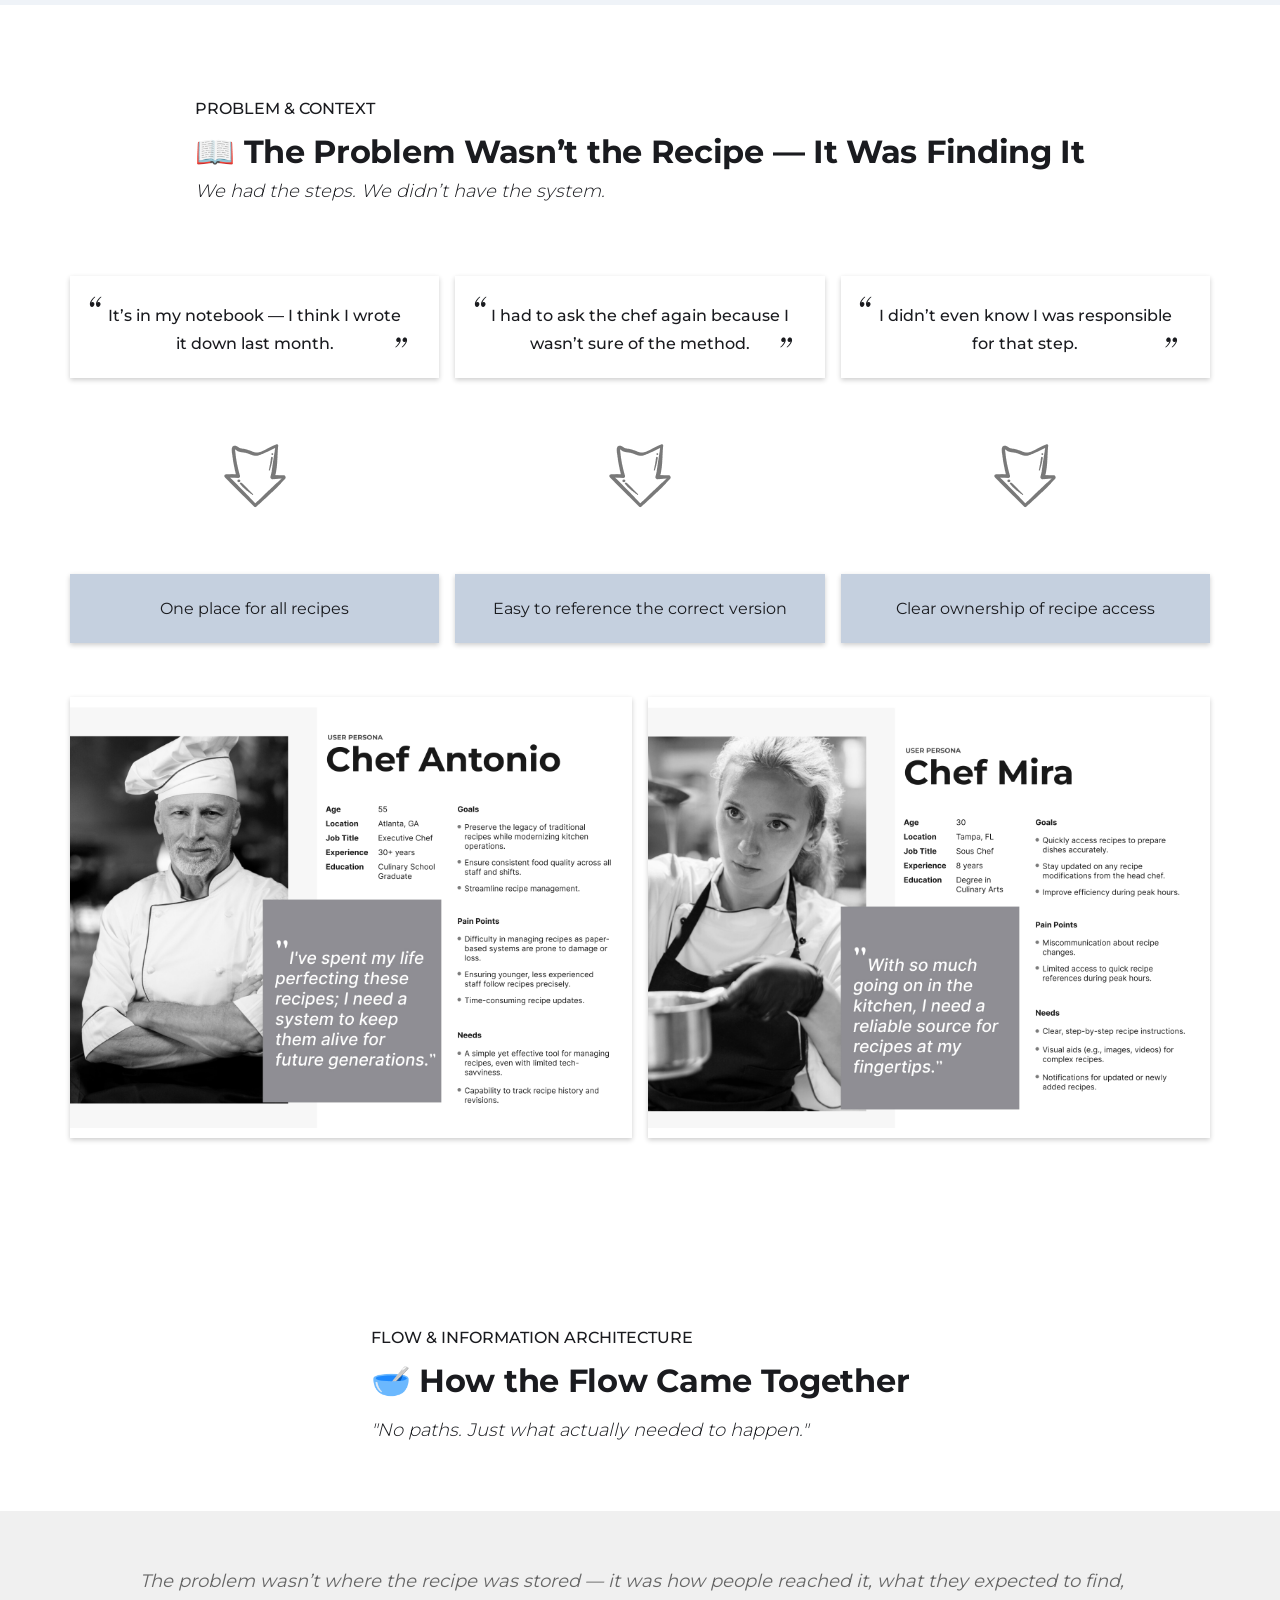
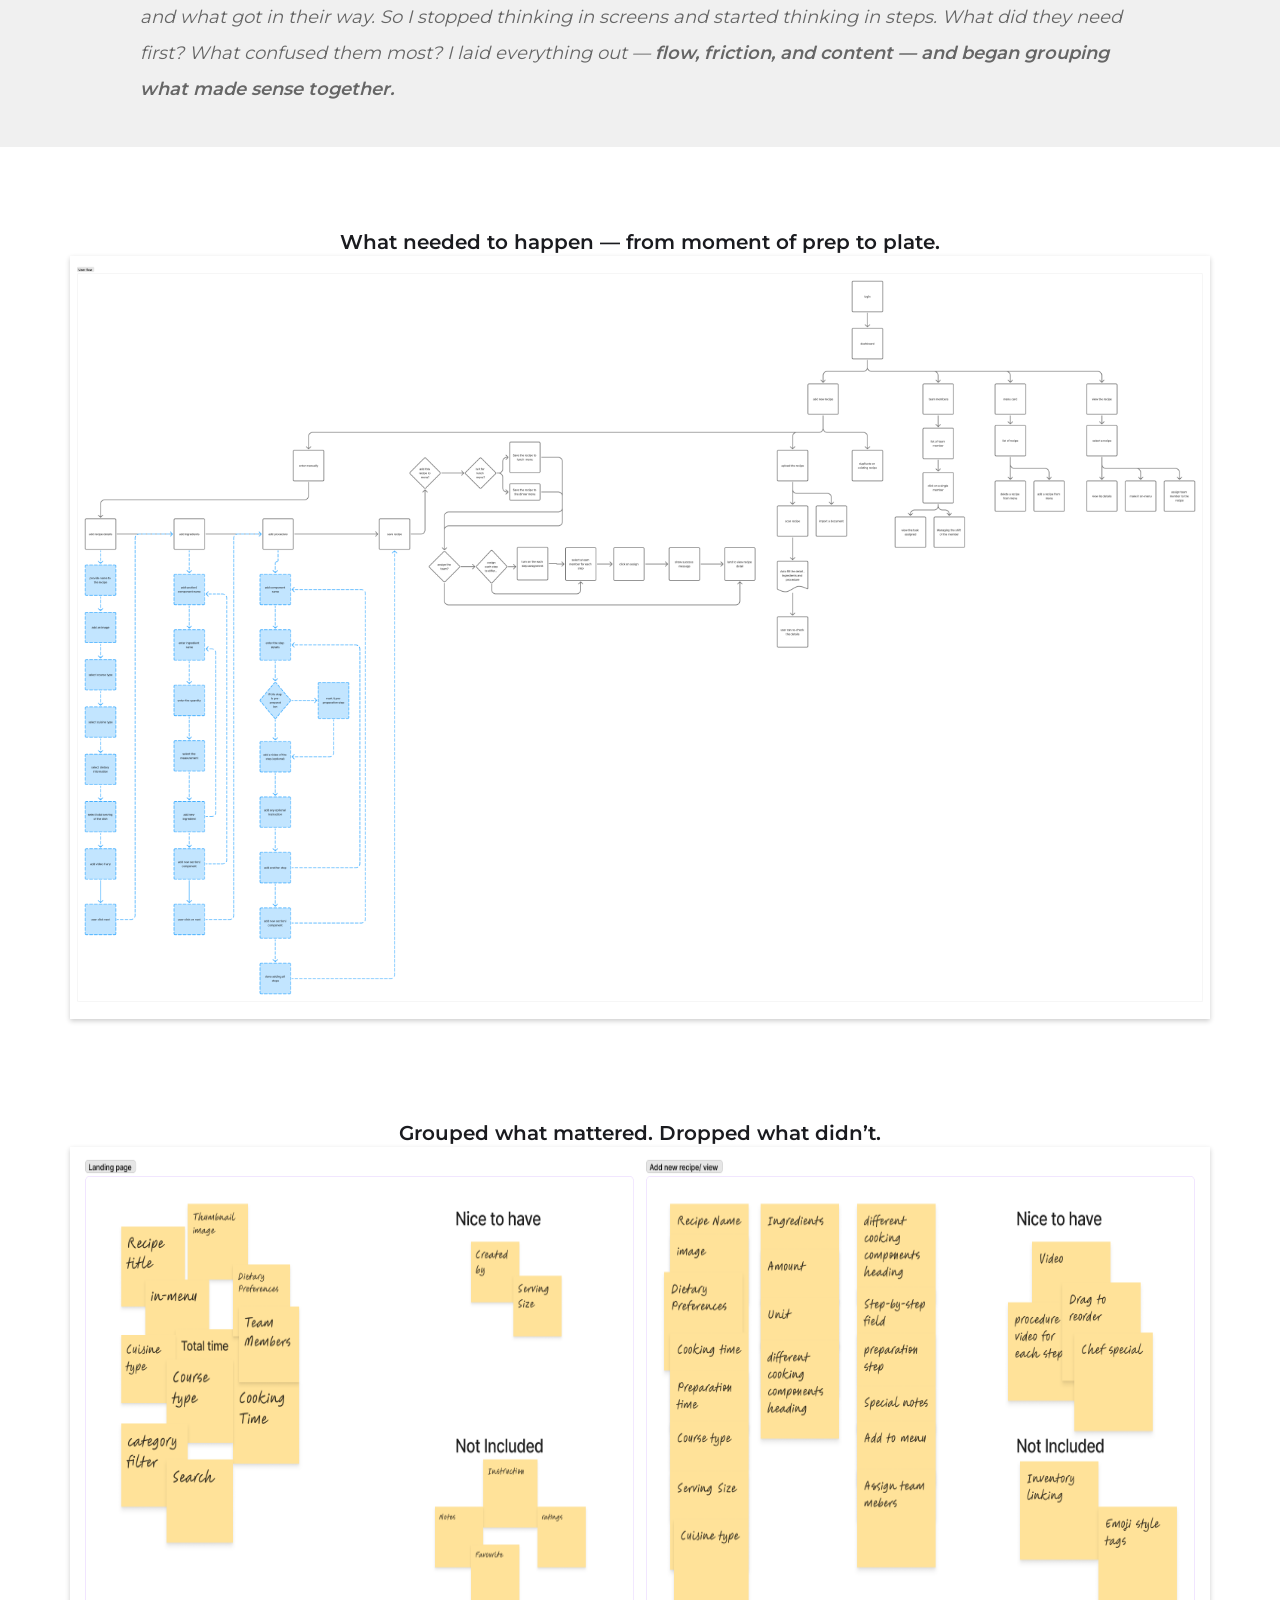
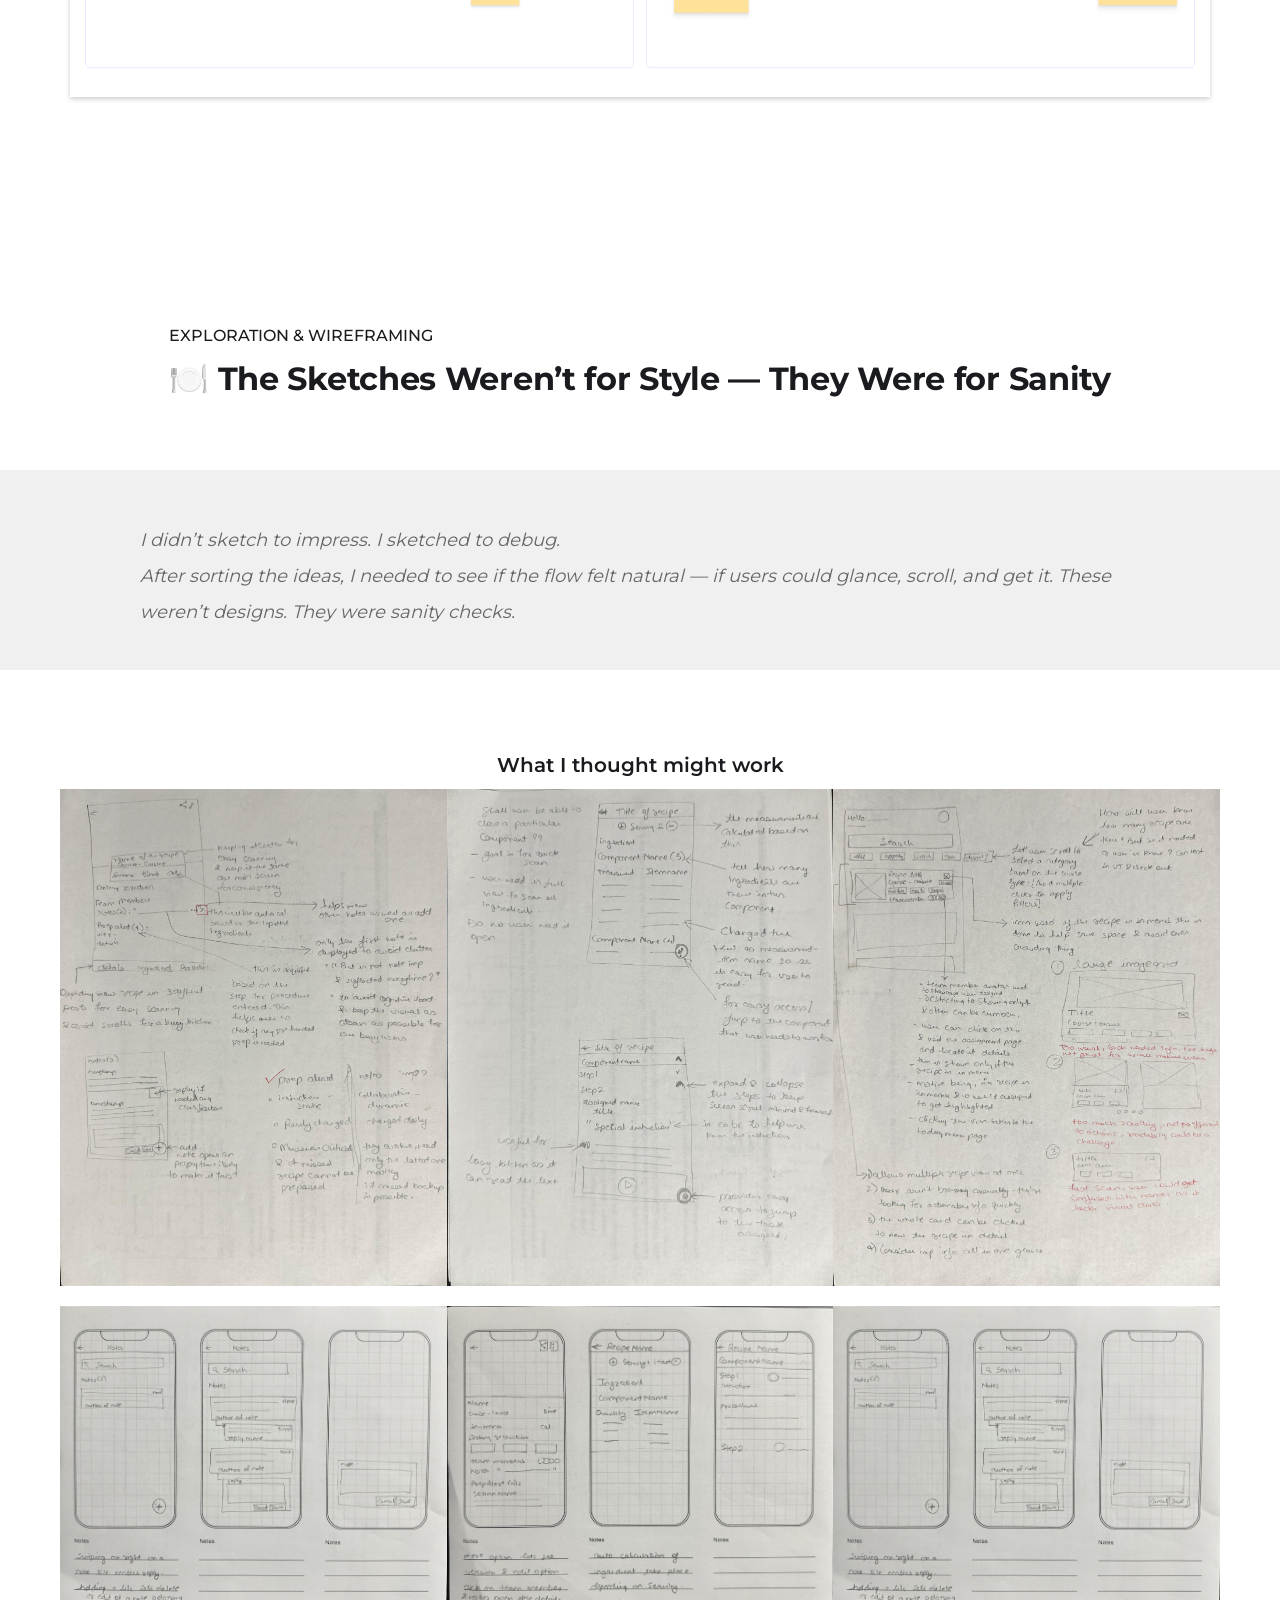
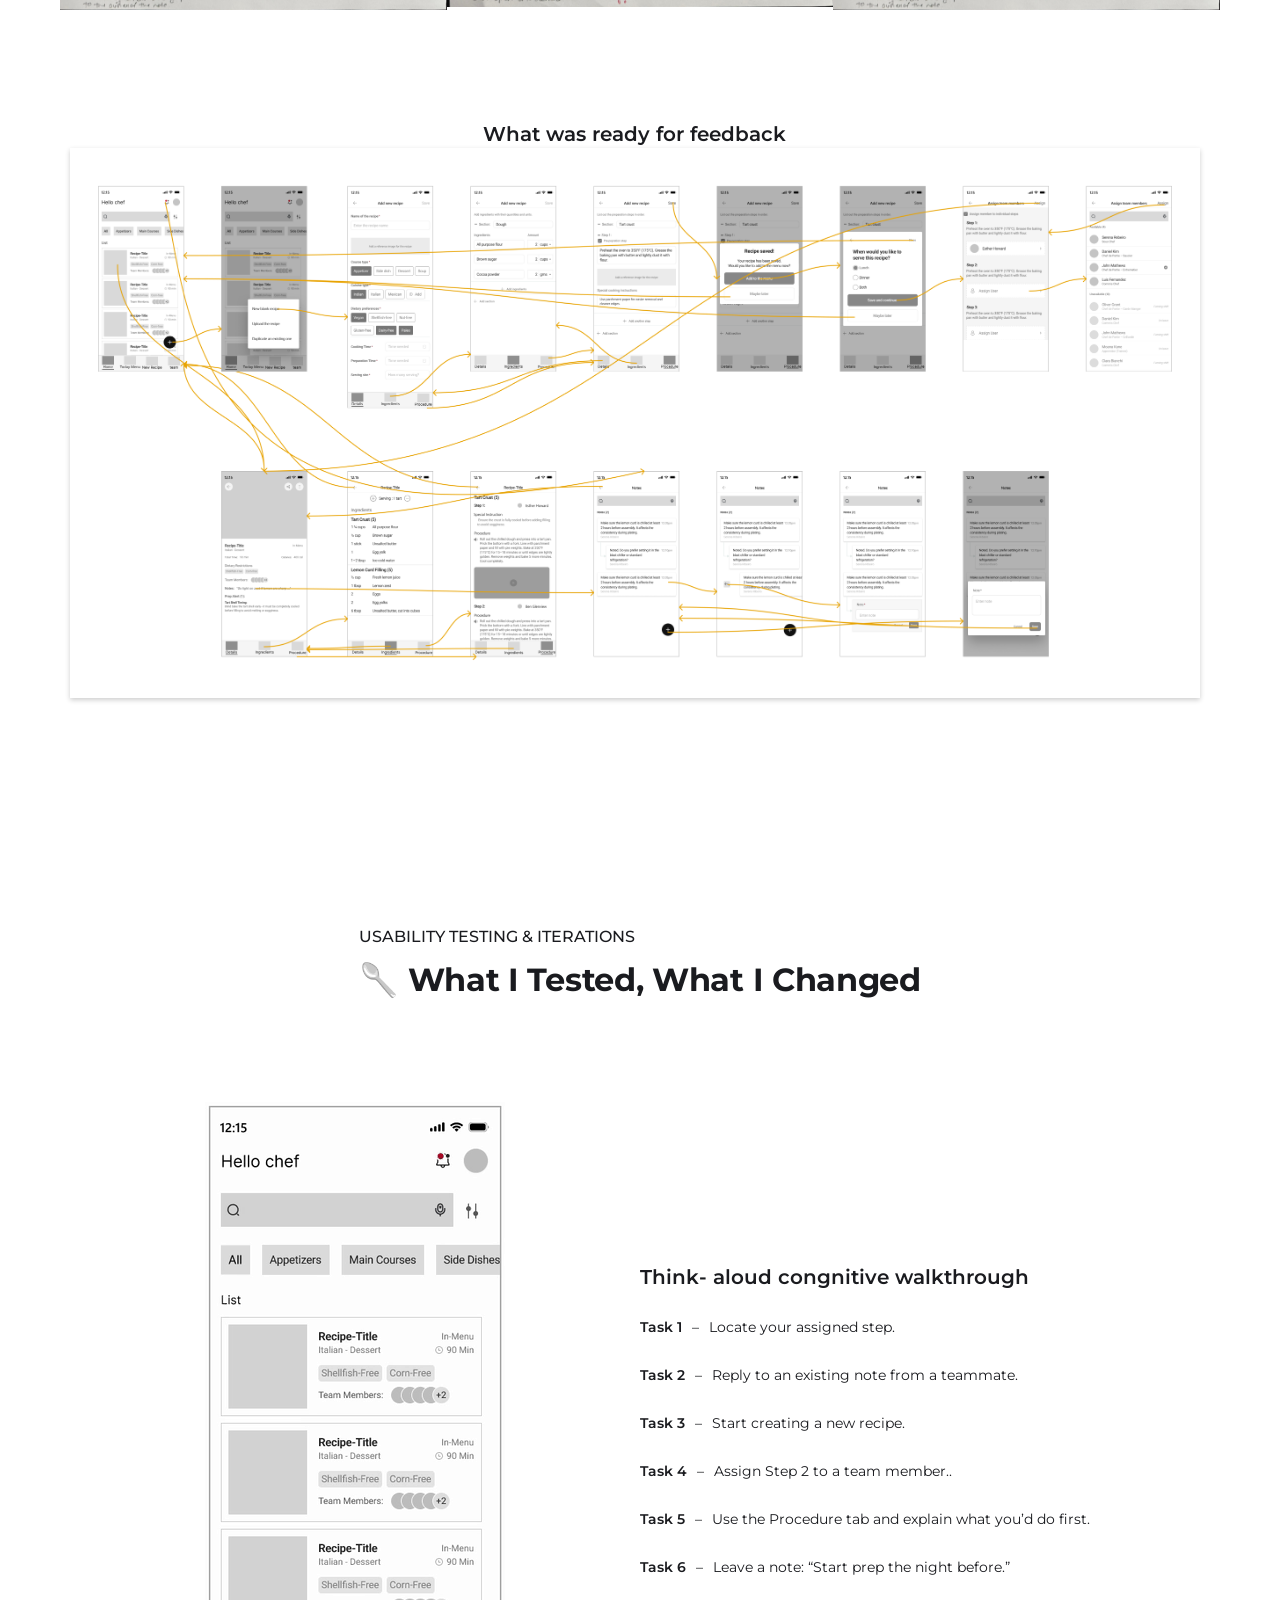
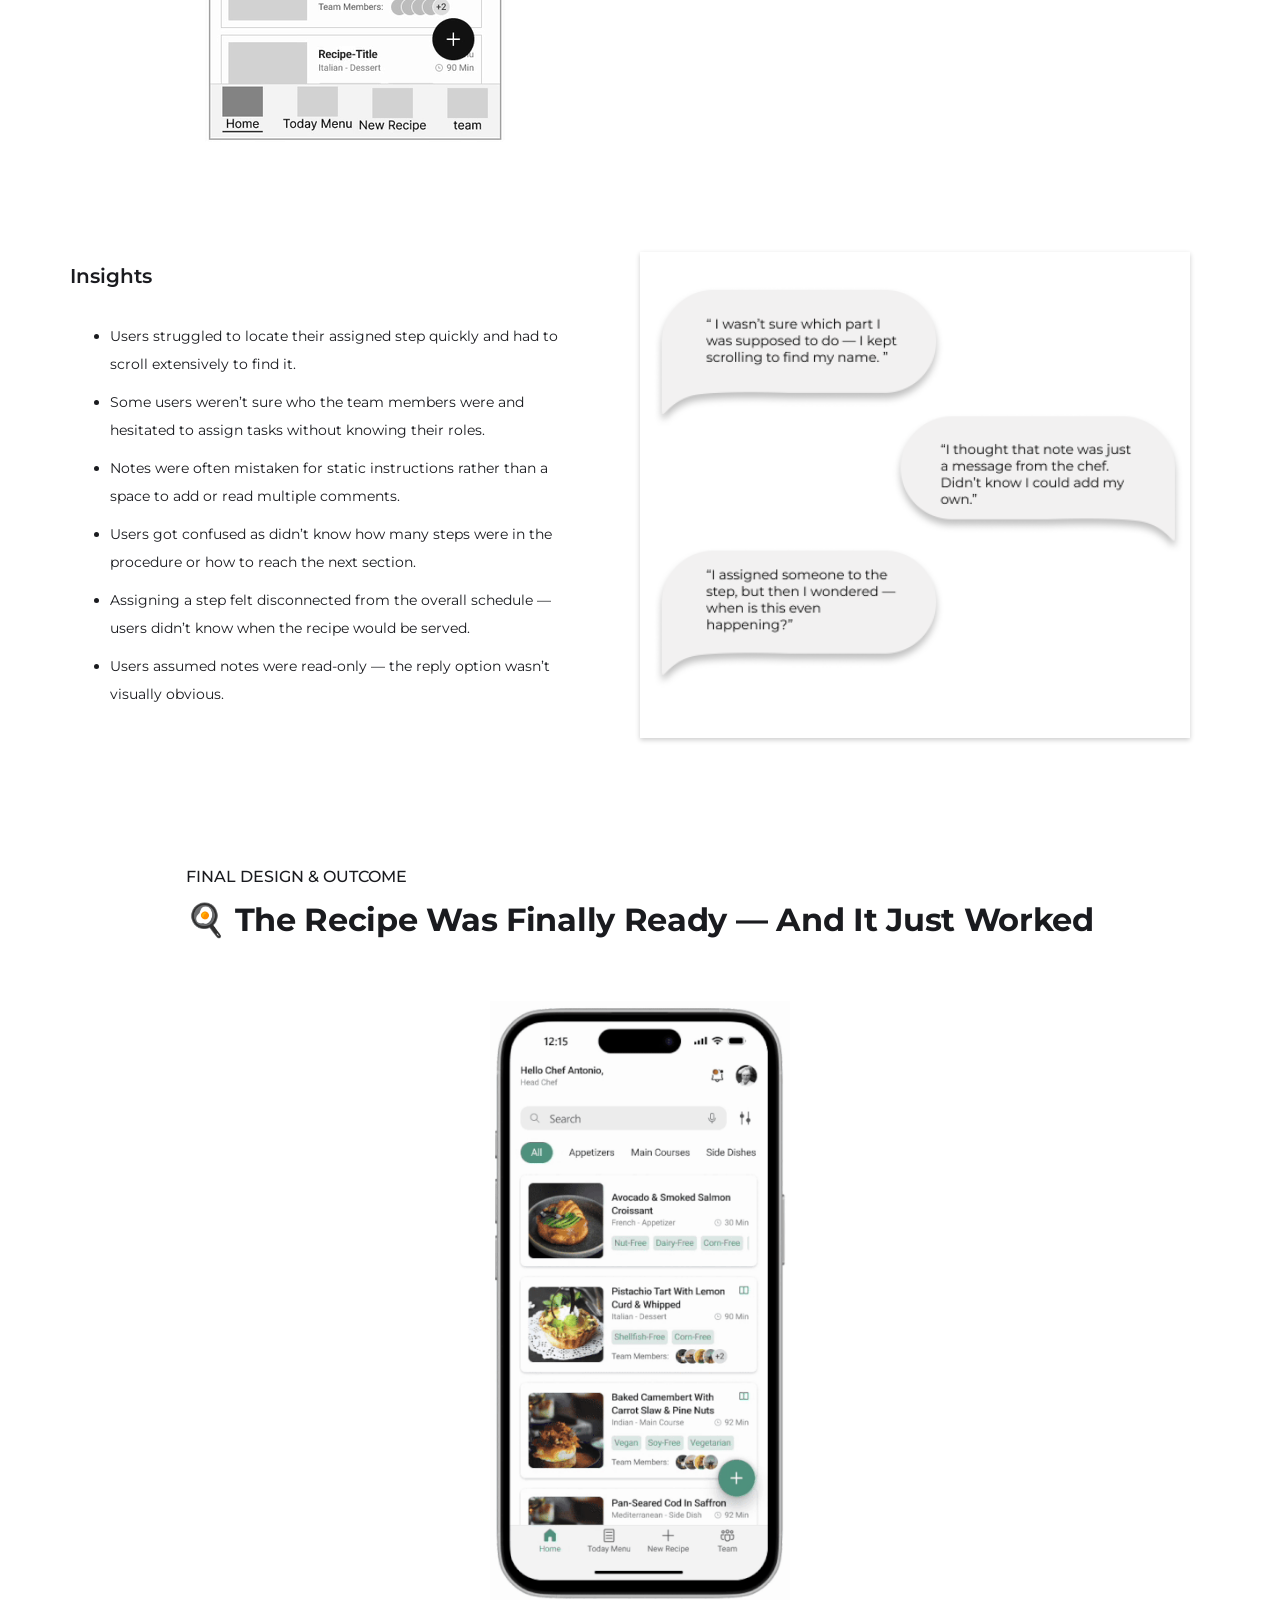
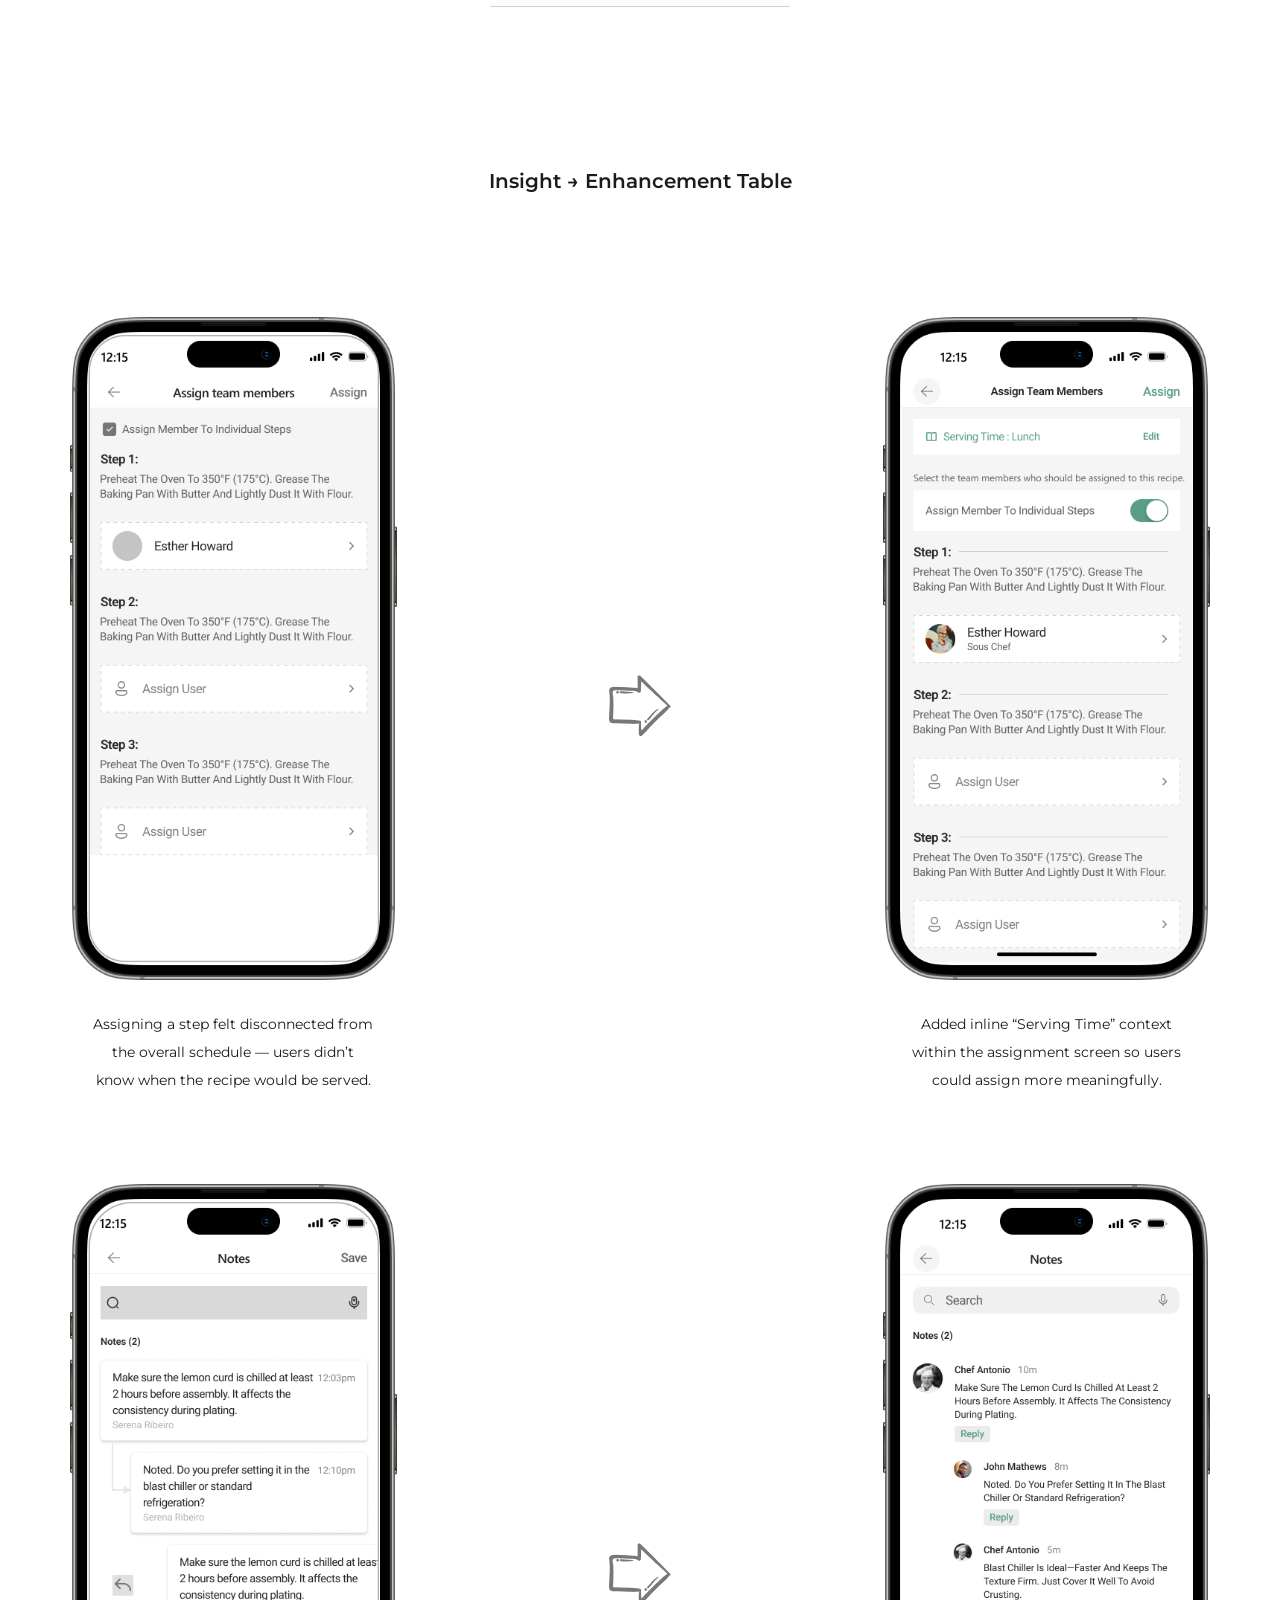
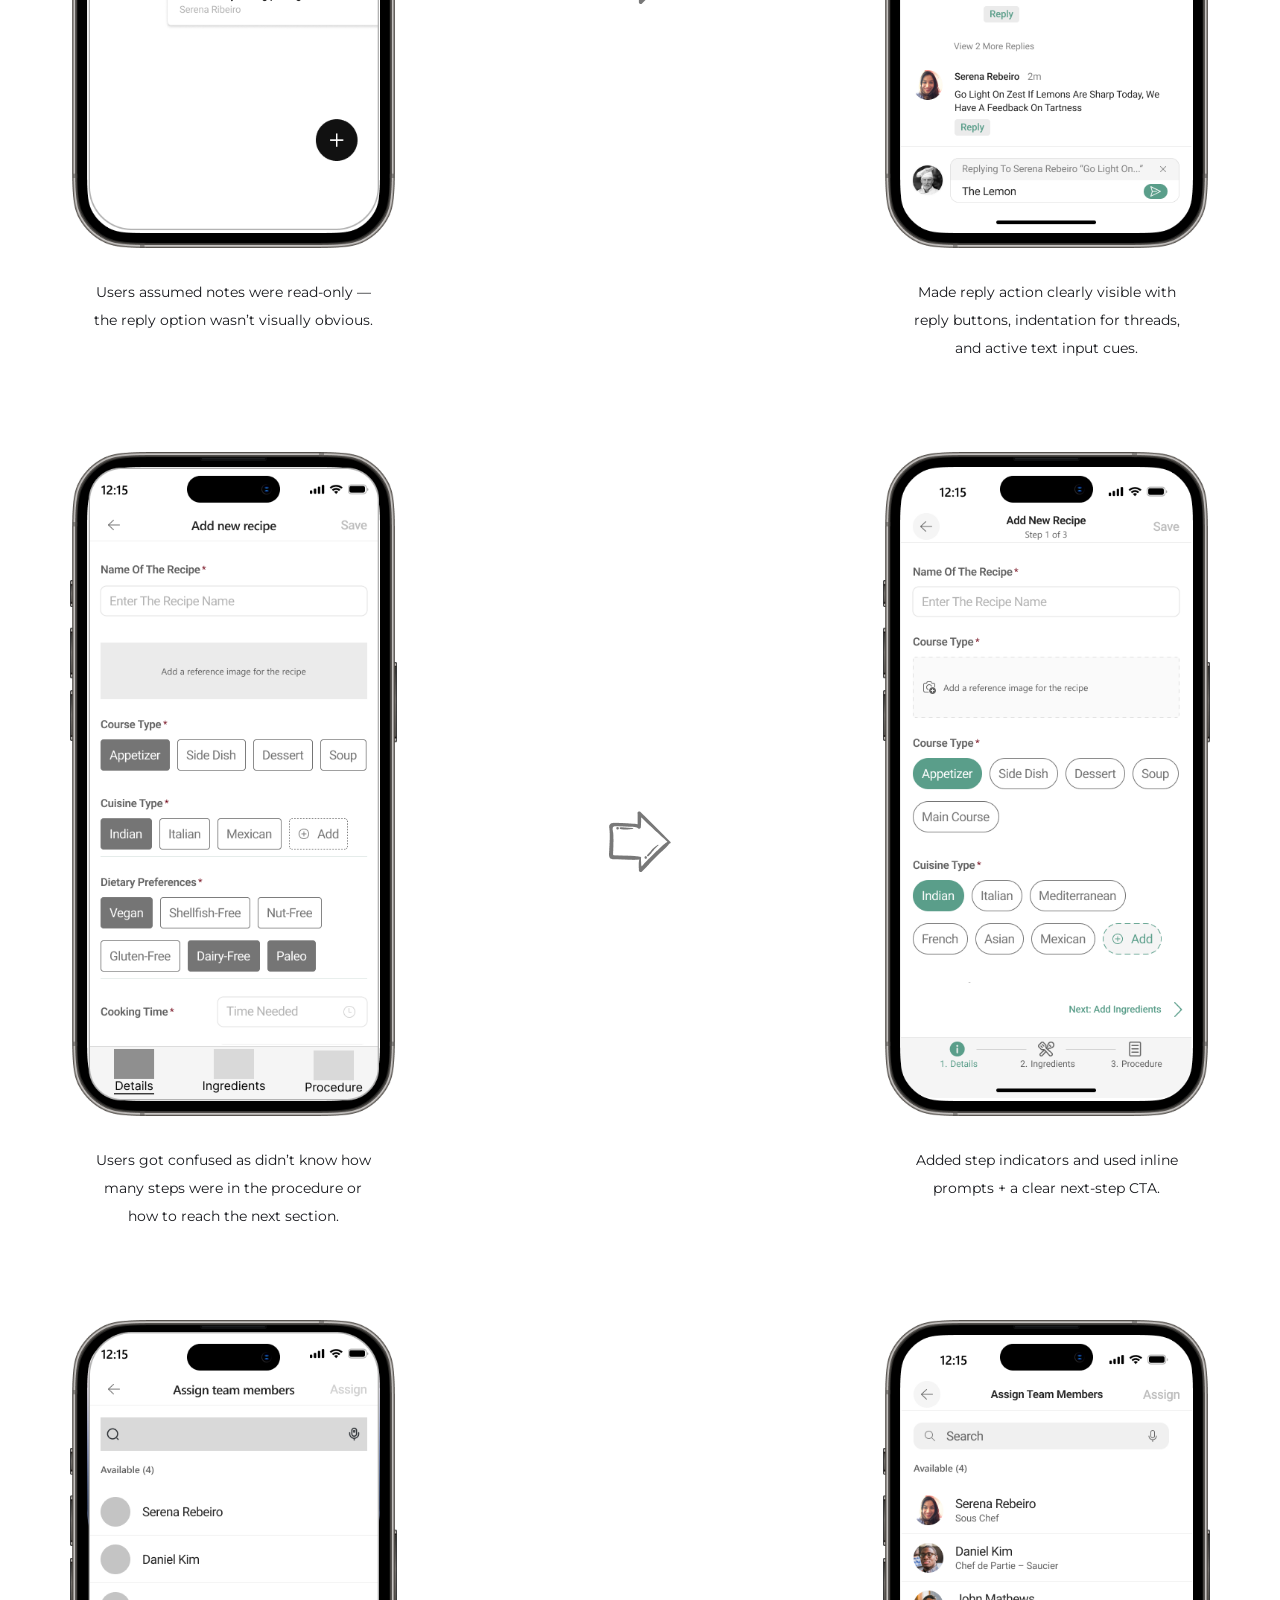
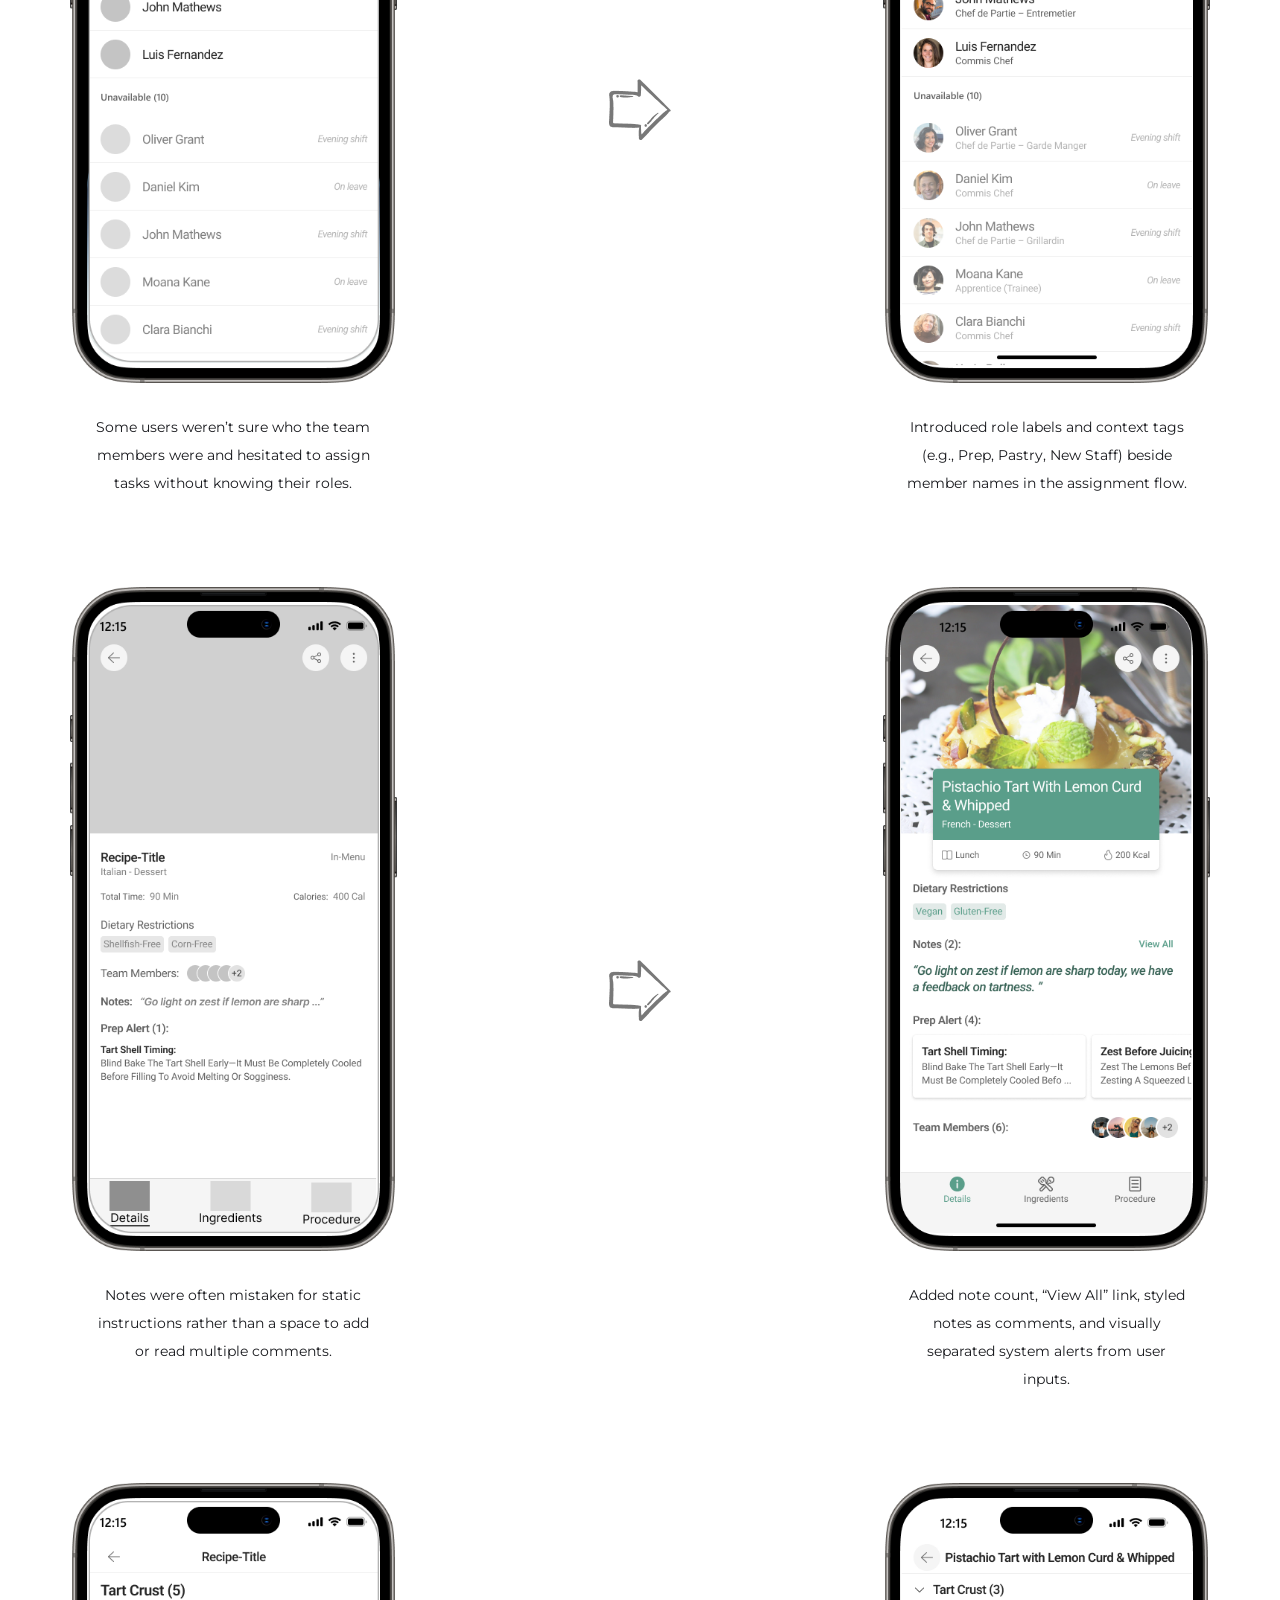
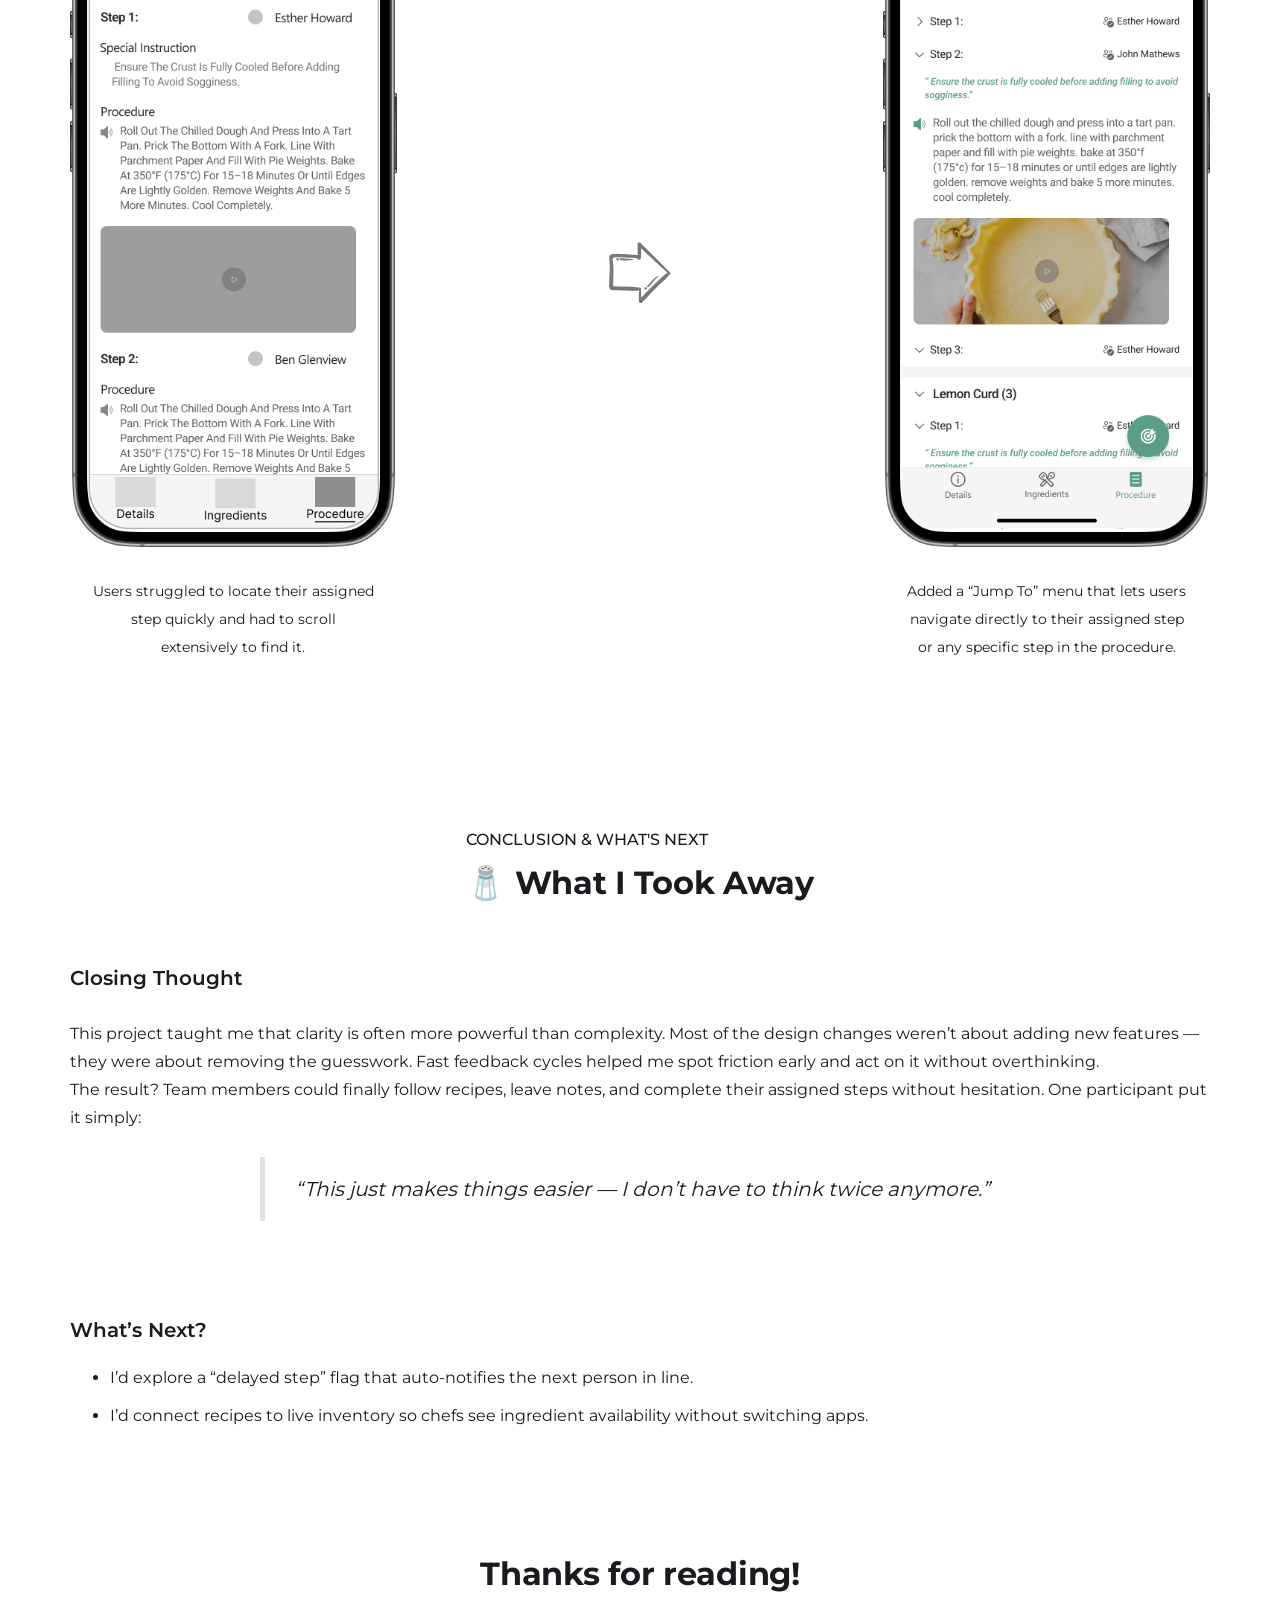
<file: work/recipe-management/index.html>
<!doctype html>
<html lang="en">
<head>
  <meta charset="utf-8">
  <meta name="viewport" content="width=device-width, initial-scale=1">
  <title>Recipe Management — Ankita Gawde</title>
  <link rel="canonical" href="https://www.ankitagawde.com/recipe-management.html">
  <script>
    window.location.replace("../../recipe-management.html" + window.location.search + window.location.hash);
  </script>
  <meta http-equiv="refresh" content="0; url=../../recipe-management.html">
</head>
<body>
  <p>This project has moved. <a href="../../recipe-management.html">Open Recipe Management</a>.</p>
</body>
</html>
</file>
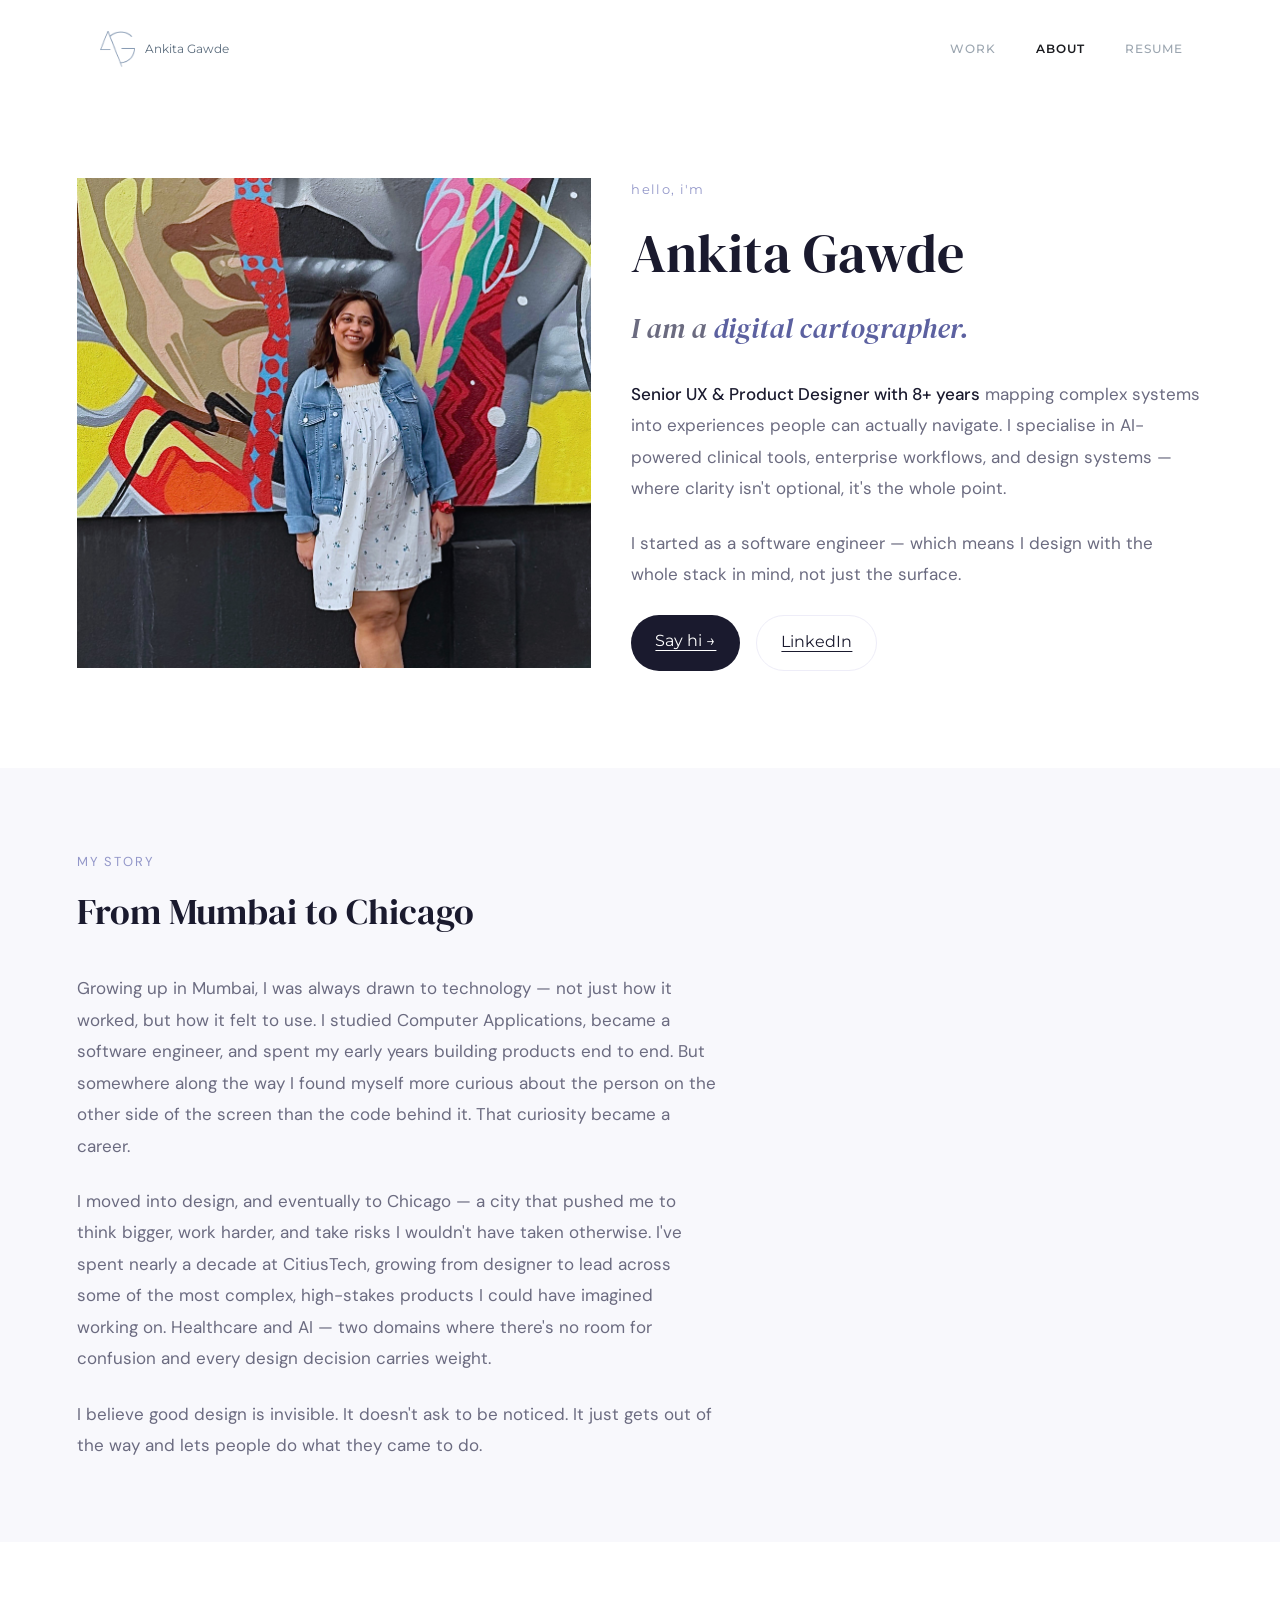
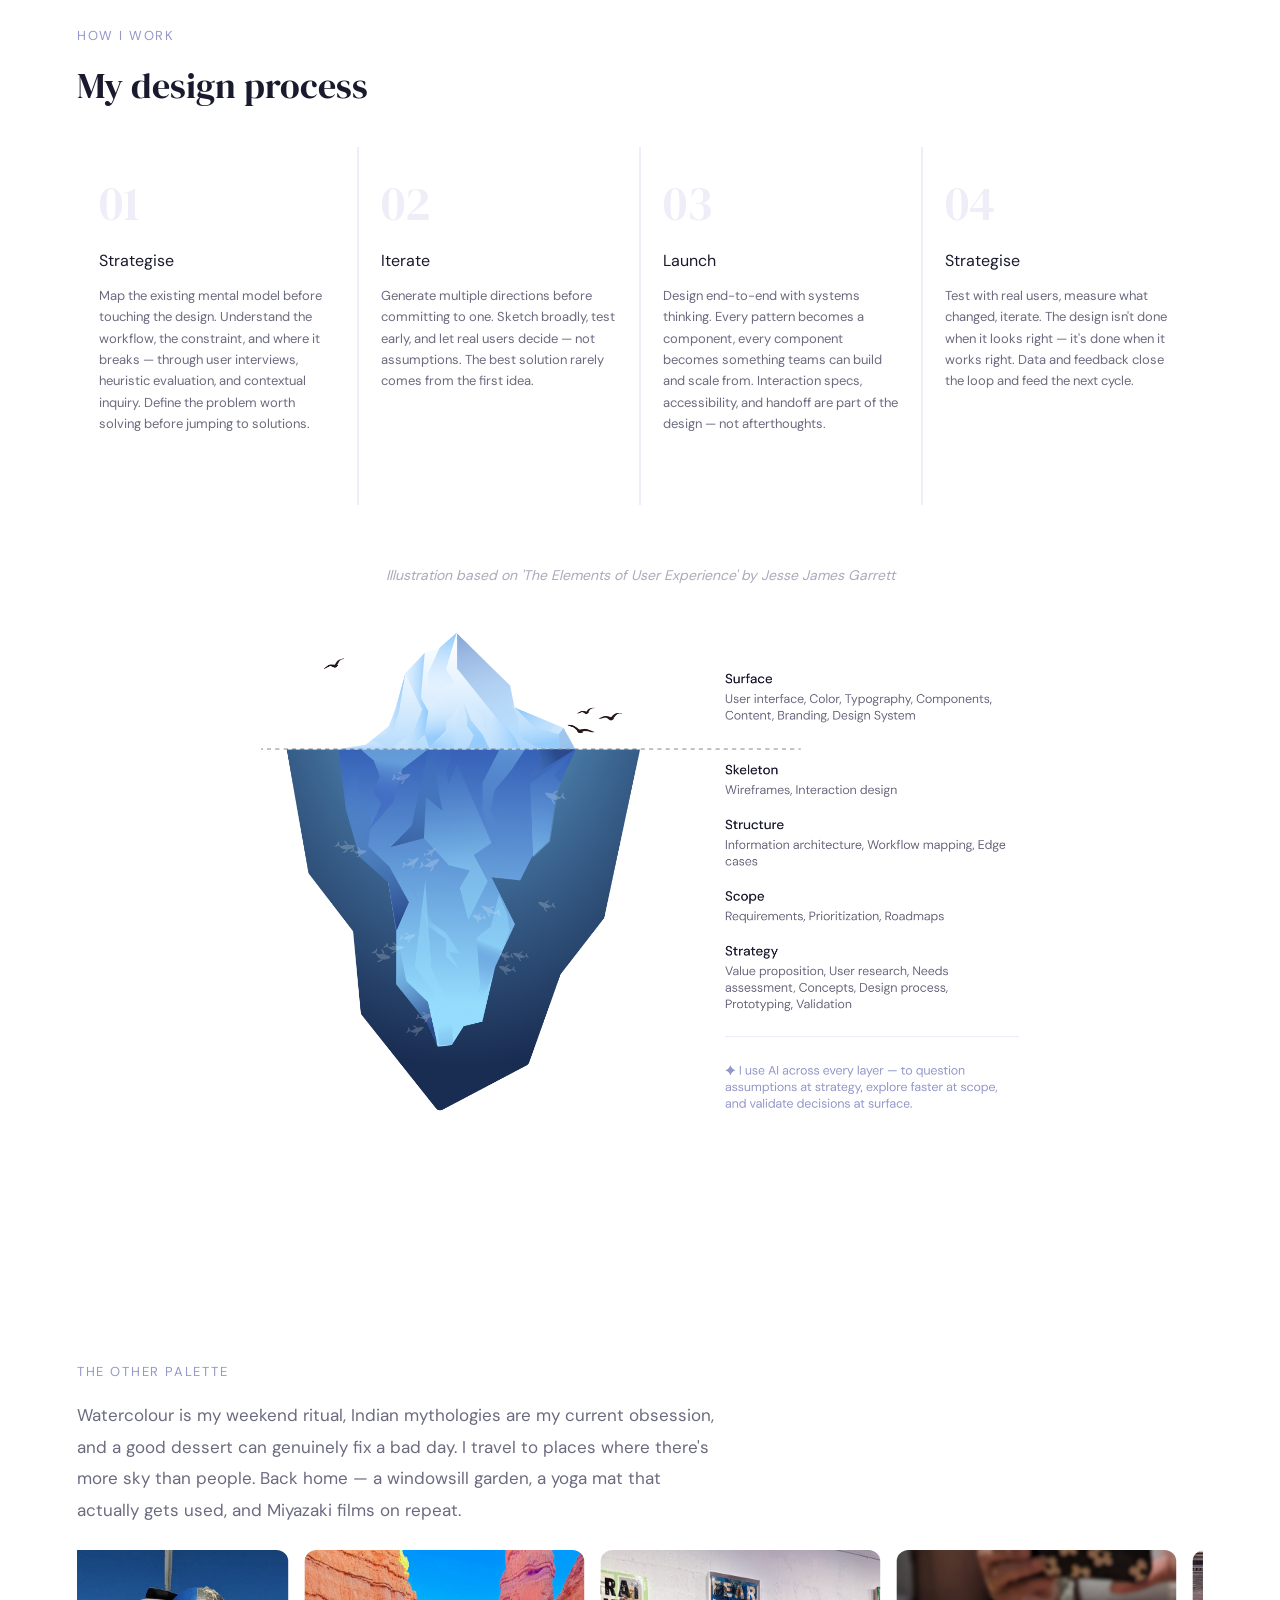
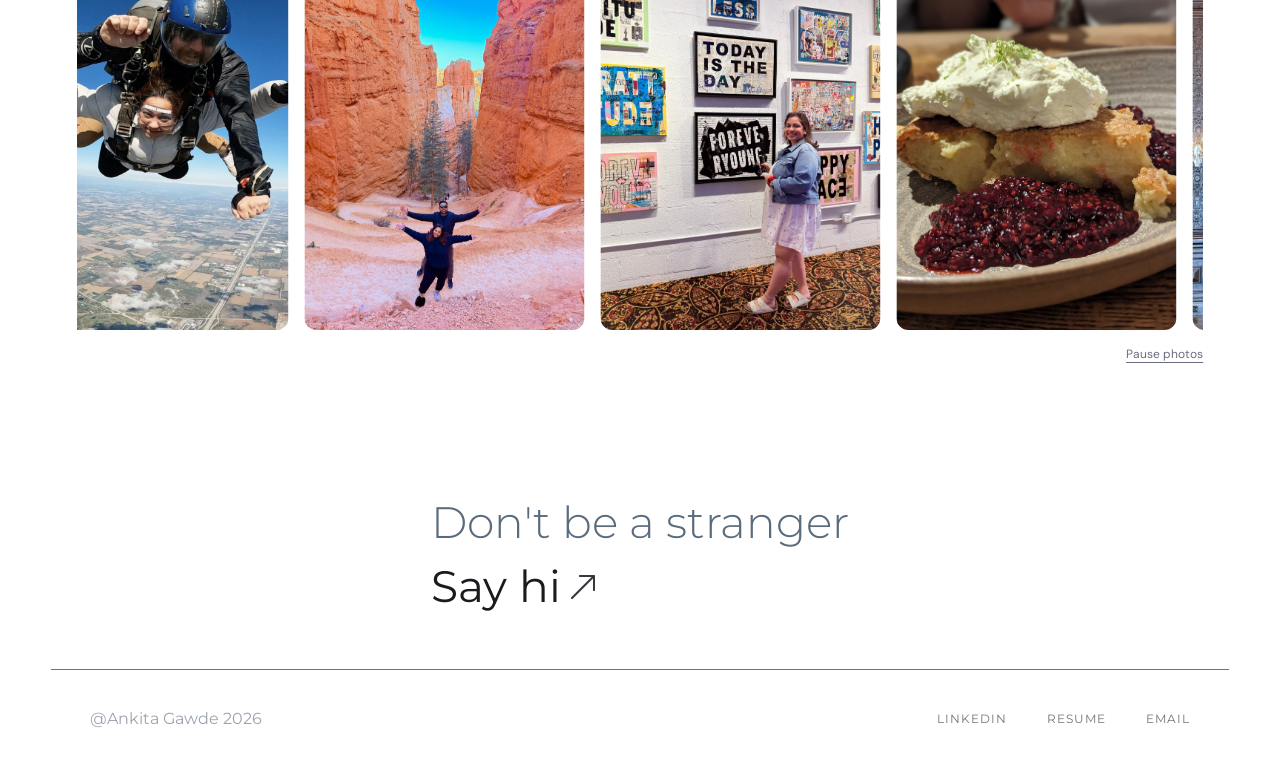
<file: about-ankita-gawde.html>
<!doctype html>
<html lang="en">
<head>
  <meta charset="utf-8">
  <meta name="viewport" content="width=device-width, initial-scale=1">
  <meta name="description" content="Meet Ankita Gawde, a Senior UX & Product Designer in Chicago mapping complex systems into clear, human experiences.">
  <title>About — Ankita Gawde</title>
  <link rel="icon" href="assets/logo.png">
  <link rel="stylesheet" href="styles.css">
  <script src="script.js" defer></script>
</head>
<body>
  <a class="skip-link" href="#main">Skip to content</a>
  <header class="header">
    <nav class="nav" aria-label="Main navigation">
      <a class="brand" href="index.html"><img src="assets/logo.png" width="35" height="36" alt=""><span>Ankita Gawde</span></a>
      <button class="menu-toggle" aria-expanded="false" aria-controls="nav-links">Menu <span aria-hidden="true">☰</span></button>
      <div class="nav-links" id="nav-links">
        <a href="index.html">Work</a>
        <a href="#main" aria-current="page">About</a>
        <a href="assets/ankita-gawde-resume.pdf" target="_blank" rel="noopener">Resume</a>
      </div>
    </nav>
  </header>
  <main id="main">
    <section class="hero" aria-labelledby="name">
      <div class="portrait"><img src="assets/portrait.jpeg" alt="Ankita Gawde standing in front of a colourful mural" width="513" height="489" fetchpriority="high"></div>
      <div class="intro">
        <p class="hello">hello, i'm</p>
        <h1 id="name">Ankita Gawde</h1>
        <p class="tagline">I am a <span>digital cartographer.</span></p>
        <p><strong>Senior UX &amp; Product Designer with 8+ years</strong> mapping complex systems into experiences people can actually navigate. I specialise in AI-powered clinical tools, enterprise workflows, and design systems — where clarity isn't optional, it's the whole point.</p>
        <p>I started as a software engineer — which means I design with the whole stack in mind, not just the surface.</p>
        <div class="buttons"><a class="button primary" href="mailto:ankita.k.gawde@gmail.com">Say hi →</a><a class="button secondary" href="https://www.linkedin.com/in/ankita-gawde/" target="_blank" rel="noopener">LinkedIn</a></div>
      </div>
    </section>
    <section class="story section" aria-labelledby="story-title">
      <p class="eyebrow">My story</p>
      <h2 id="story-title">From Mumbai to Chicago</h2>
      <div class="body-copy">
        <p>Growing up in Mumbai, I was always drawn to technology — not just how it worked, but how it felt to use. I studied Computer Applications, became a software engineer, and spent my early years building products end to end. But somewhere along the way I found myself more curious about the person on the other side of the screen than the code behind it. That curiosity became a career.</p>
        <p>I moved into design, and eventually to Chicago — a city that pushed me to think bigger, work harder, and take risks I wouldn't have taken otherwise. I've spent nearly a decade at CitiusTech, growing from designer to lead across some of the most complex, high-stakes products I could have imagined working on. Healthcare and AI — two domains where there's no room for confusion and every design decision carries weight.</p>
        <p>I believe good design is invisible. It doesn't ask to be noticed. It just gets out of the way and lets people do what they came to do.</p>
      </div>
    </section>
    <section class="process section" aria-labelledby="process-title">
      <p class="eyebrow">How I work</p>
      <h2 id="process-title">My design process</h2>
      <div class="process-grid">
        <article><span class="step-number">01</span><h3>Strategise</h3><p>Map the existing mental model before touching the design. Understand the workflow, the constraint, and where it breaks — through user interviews, heuristic evaluation, and contextual inquiry. Define the problem worth solving before jumping to solutions.</p></article>
        <article><span class="step-number">02</span><h3>Iterate</h3><p>Generate multiple directions before committing to one. Sketch broadly, test early, and let real users decide — not assumptions. The best solution rarely comes from the first idea.</p></article>
        <article><span class="step-number">03</span><h3>Launch</h3><p>Design end-to-end with systems thinking. Every pattern becomes a component, every component becomes something teams can build and scale from. Interaction specs, accessibility, and handoff are part of the design — not afterthoughts.</p></article>
        <article><span class="step-number">04</span><h3>Strategise</h3><p>Test with real users, measure what changed, iterate. The design isn't done when it looks right — it's done when it works right. Data and feedback close the loop and feed the next cycle.</p></article>
      </div>
      <figure class="iceberg"><figcaption>Illustration based on 'The Elements of User Experience' by Jesse James Garrett</figcaption><img src="assets/design-iceberg.png" alt="The user experience iceberg: surface, skeleton, structure, scope, and strategy, showing the work beneath a finished interface" width="860" height="593" loading="lazy"></figure>
    </section>
    <section class="palette section" aria-label="The other palette">
      <div class="imported-spacer" aria-hidden="true"></div>
      <h2 class="eyebrow">The other palette</h2>
      <p class="body-copy">Watercolour is my weekend ritual, Indian mythologies are my current obsession, and a good dessert can genuinely fix a bad day. I travel to places where there's more sky than people. Back home — a windowsill garden, a yoga mat that actually gets used, and Miyazaki films on repeat.</p>
      <div class="gallery" tabindex="0" role="region" aria-label="Personal photo gallery. Scroll horizontally to explore; focus or hover to pause.">
        <div class="gallery-track">
          <div class="gallery-set">
            <img src="assets/gallery-1.jpeg" alt="Ankita enjoying an outdoor adventure" width="280" height="380" loading="lazy">
            <img src="assets/gallery-2.jpeg" alt="Ankita exploring a red rock canyon" width="280" height="380" loading="lazy">
            <img src="assets/gallery-3.jpeg" alt="Ankita visiting a wall of colourful art" width="280" height="380" loading="lazy">
            <img src="assets/gallery-4.jpeg" alt="A dessert with berries and cream" width="280" height="380" loading="lazy">
            <img src="assets/gallery-5.jpeg" alt="A moment from Ankita's travels" width="280" height="380" loading="lazy">
          </div>
        </div>
      </div>
      <button class="gallery-toggle" aria-pressed="false">Pause photos</button>
    </section>
    <section class="contact" aria-labelledby="contact-title"><div><h2 id="contact-title">Don't be a stranger</h2><div class="contact-links"><a href="mailto:ankita.k.gawde@gmail.com">Say hi</a><a class="contact-icon" href="https://www.linkedin.com/in/ankita-gawde/" target="_blank" rel="noopener" aria-label="LinkedIn"><img src="assets/contact-arrow.png" width="24" height="24" alt=""></a></div></div></section>
  </main>
  <footer><p>@Ankita Gawde 2026</p><nav aria-label="Footer"><a href="https://www.linkedin.com/in/ankita-gawde/" target="_blank" rel="noopener">LinkedIn</a><a href="assets/ankita-gawde-resume.pdf" target="_blank" rel="noopener">Resume</a><a href="mailto:ankita.k.gawde@gmail.com">Email</a></nav></footer>
</body>
</html>
</file>
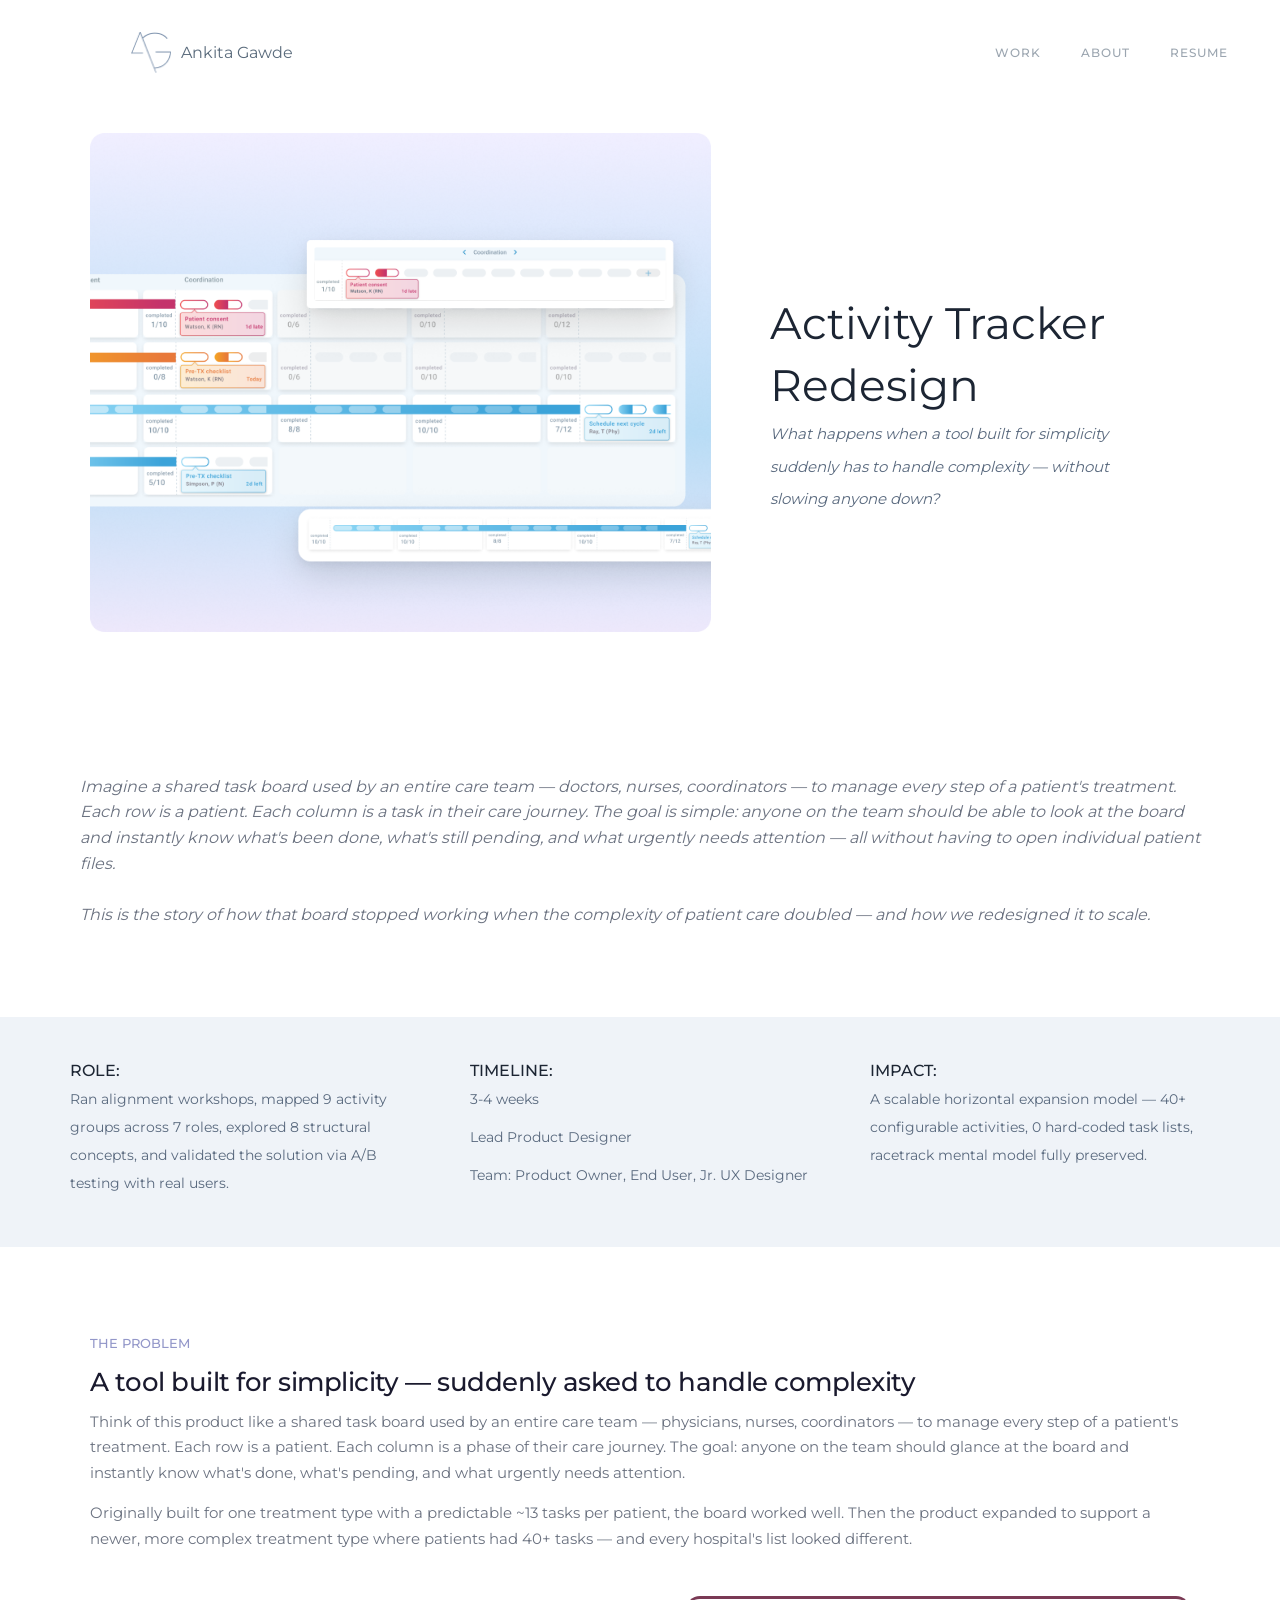
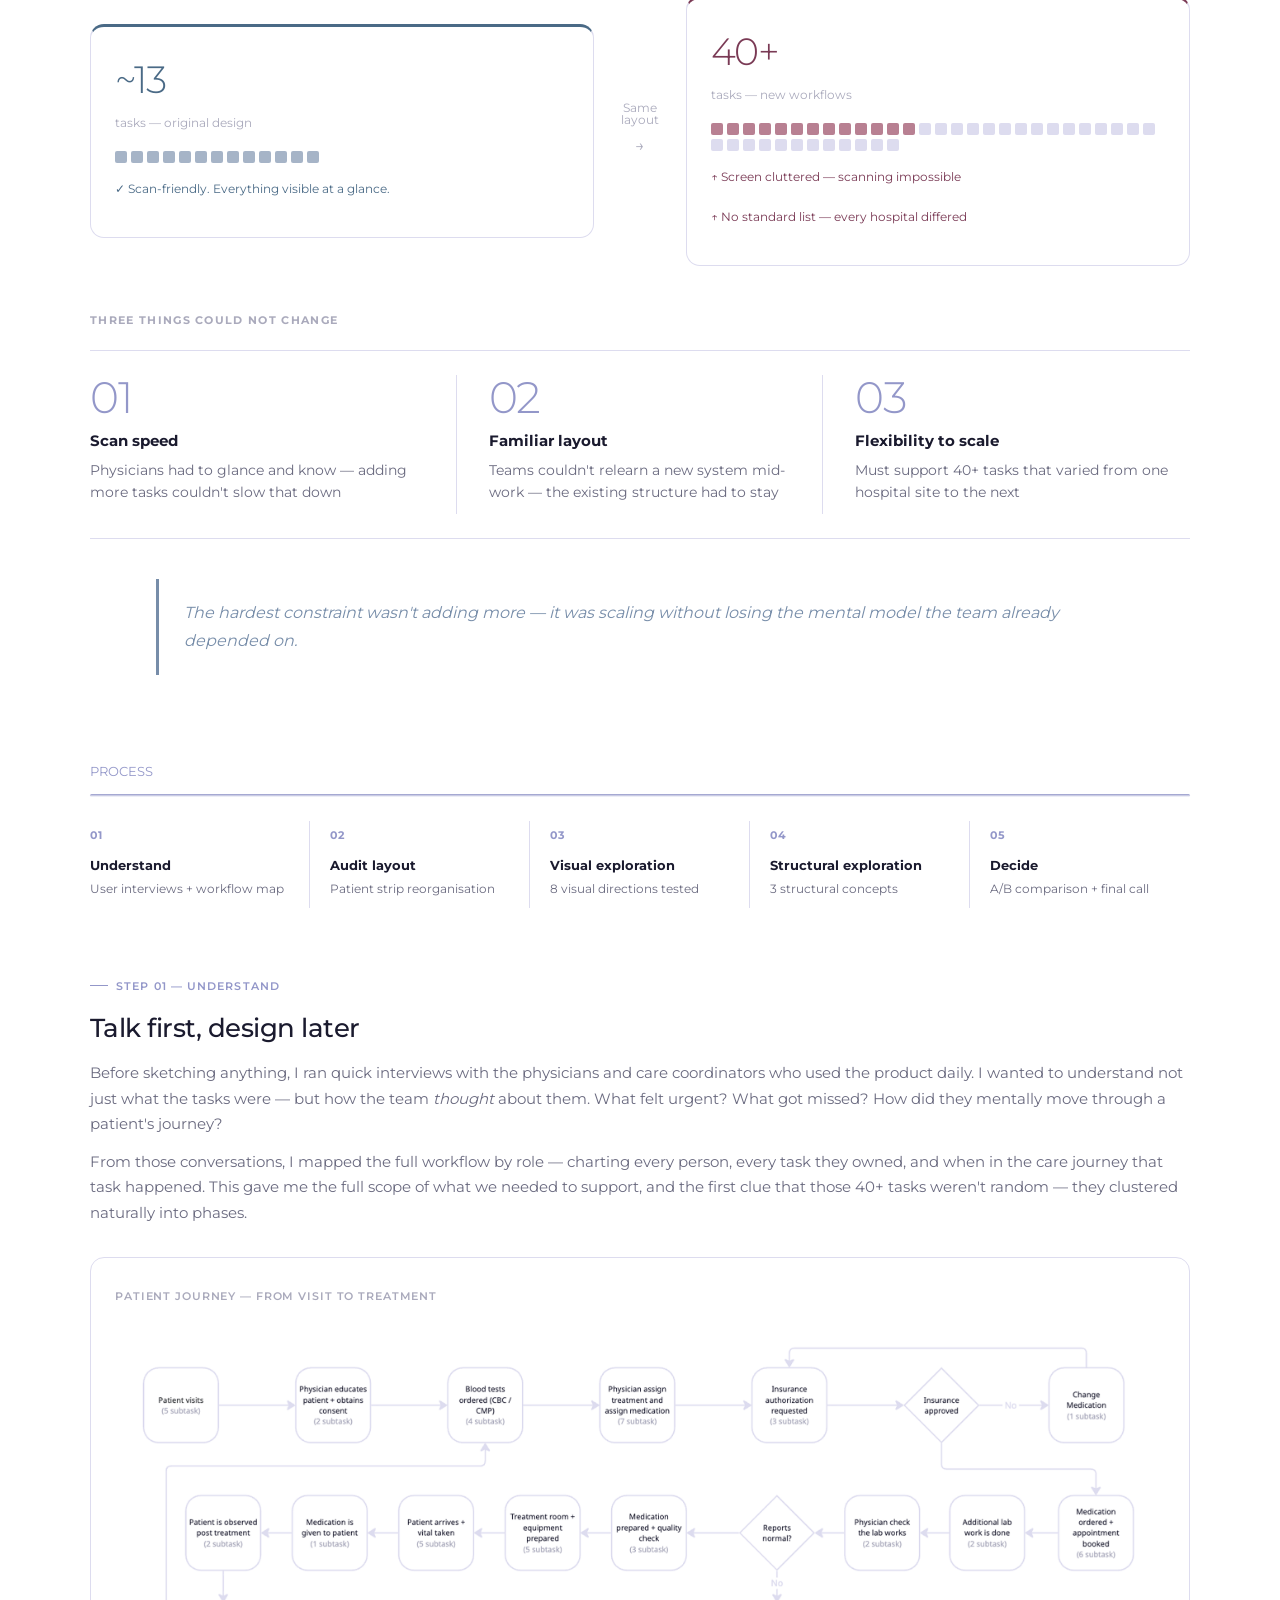
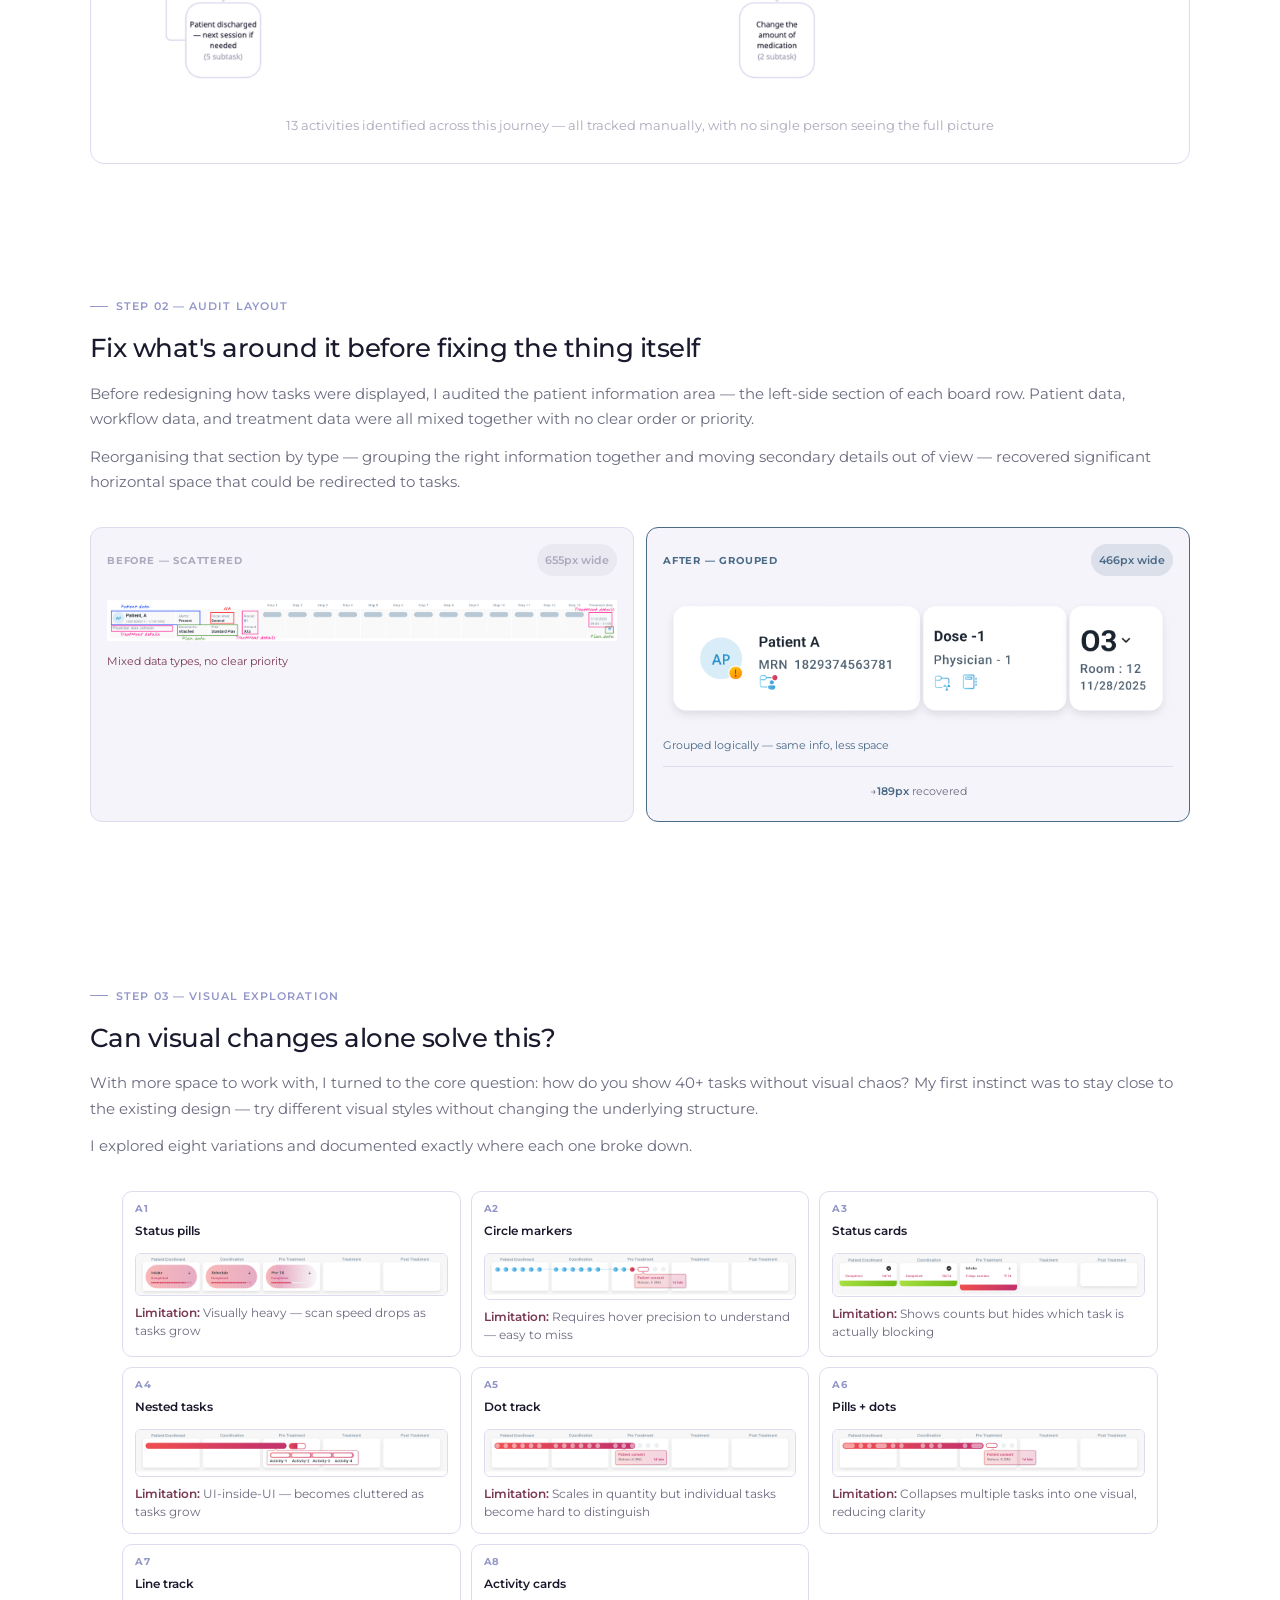
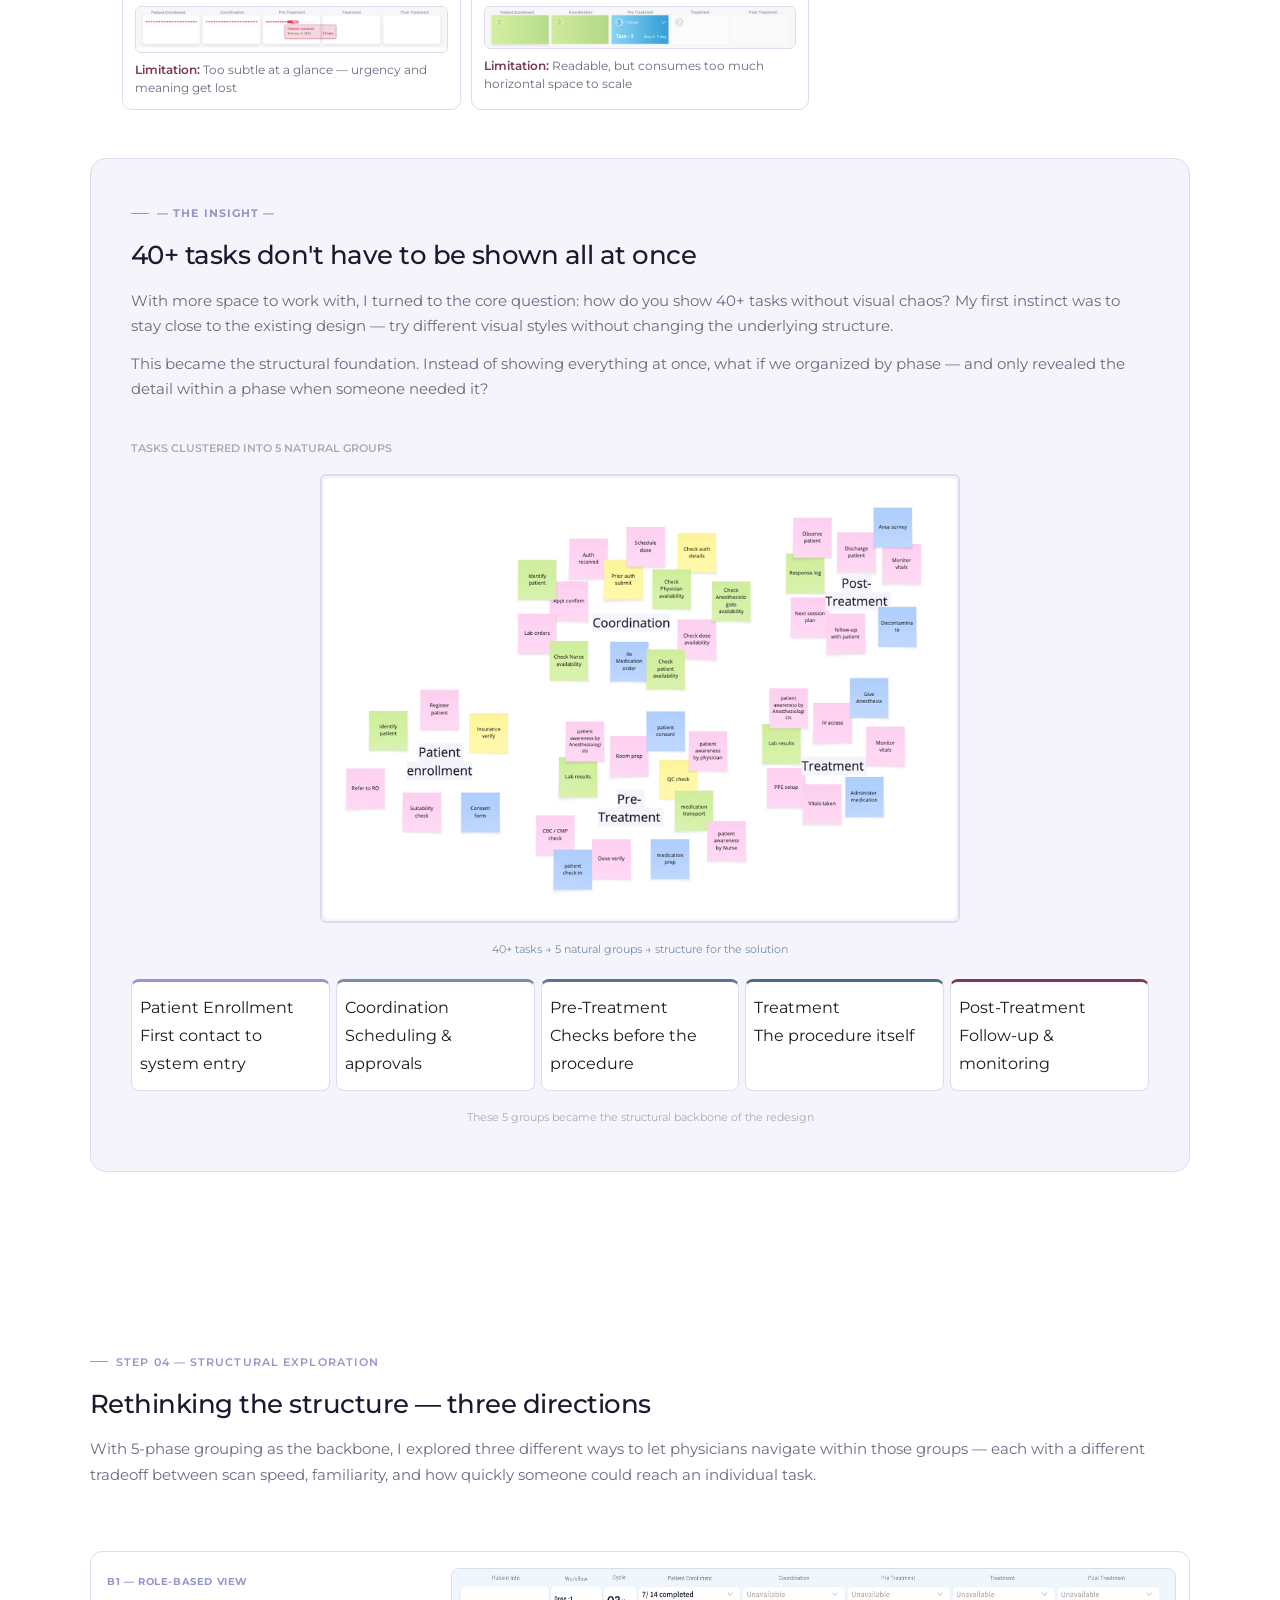
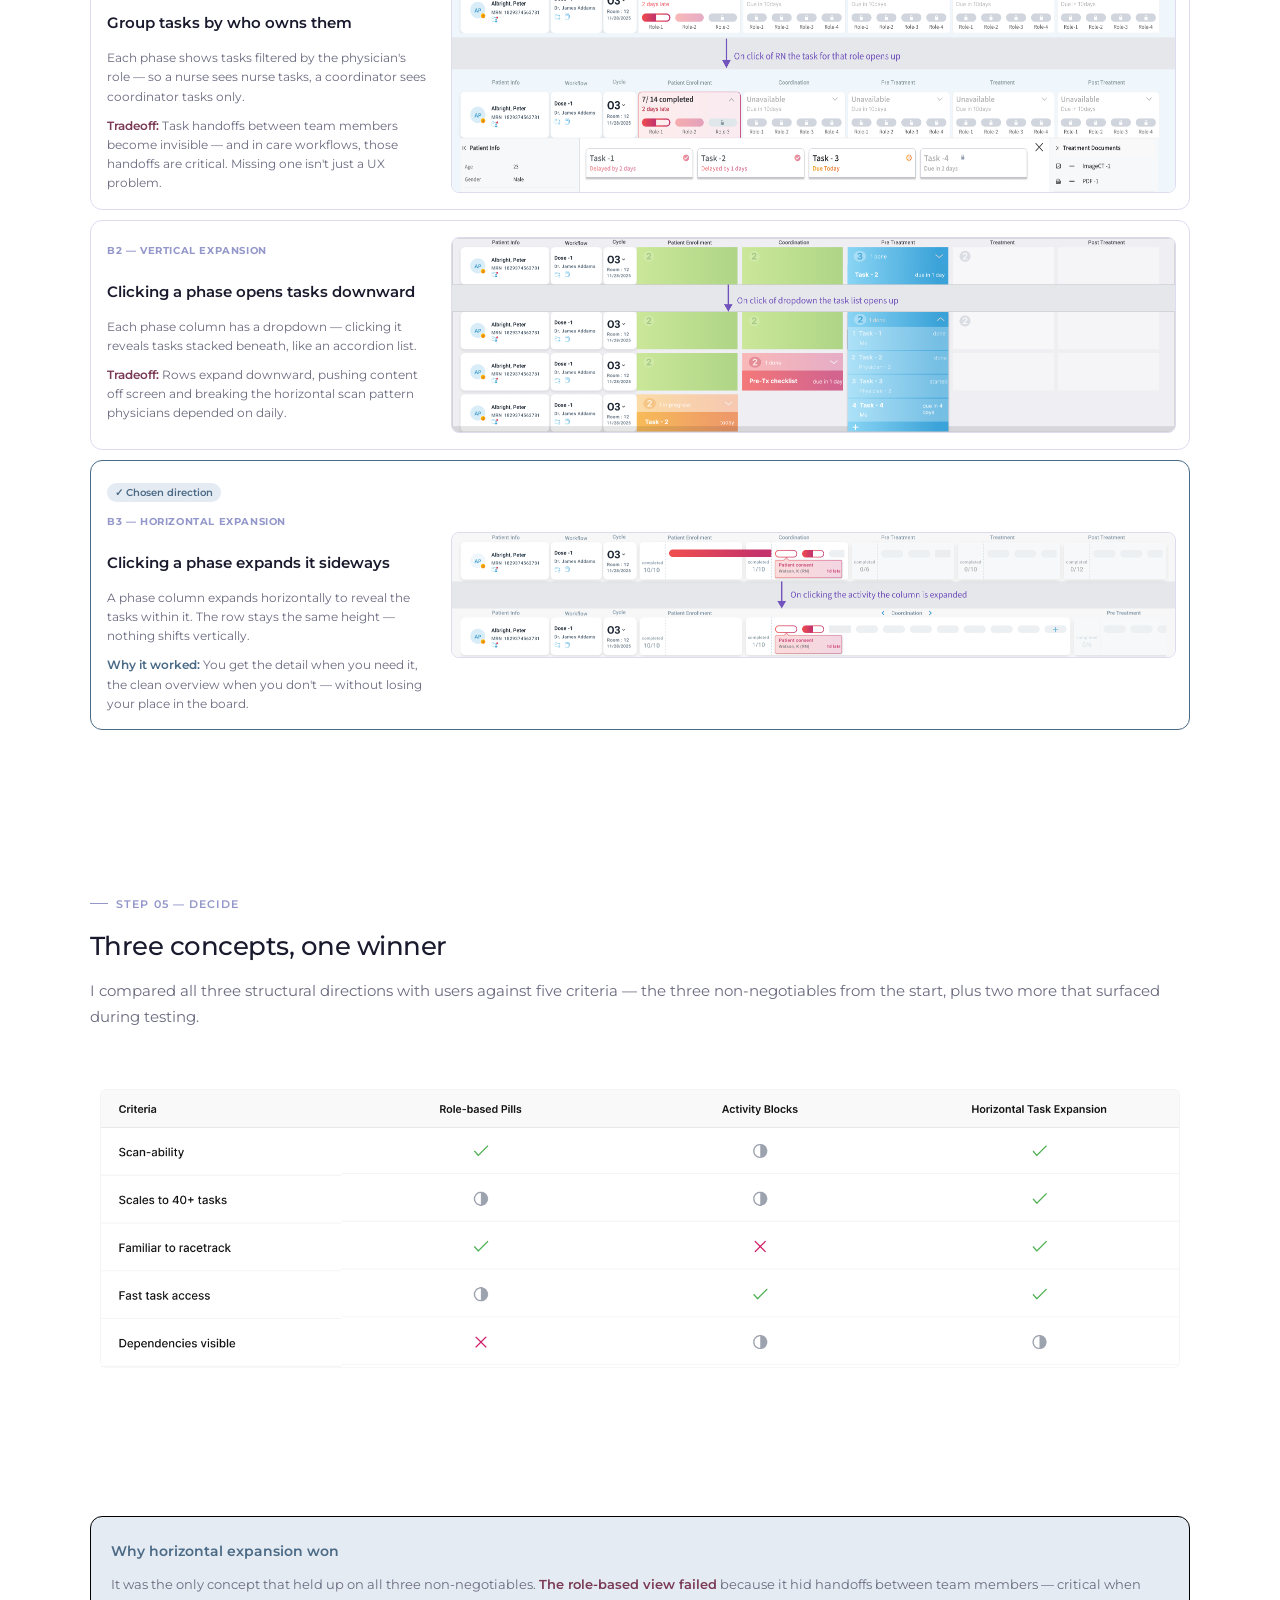
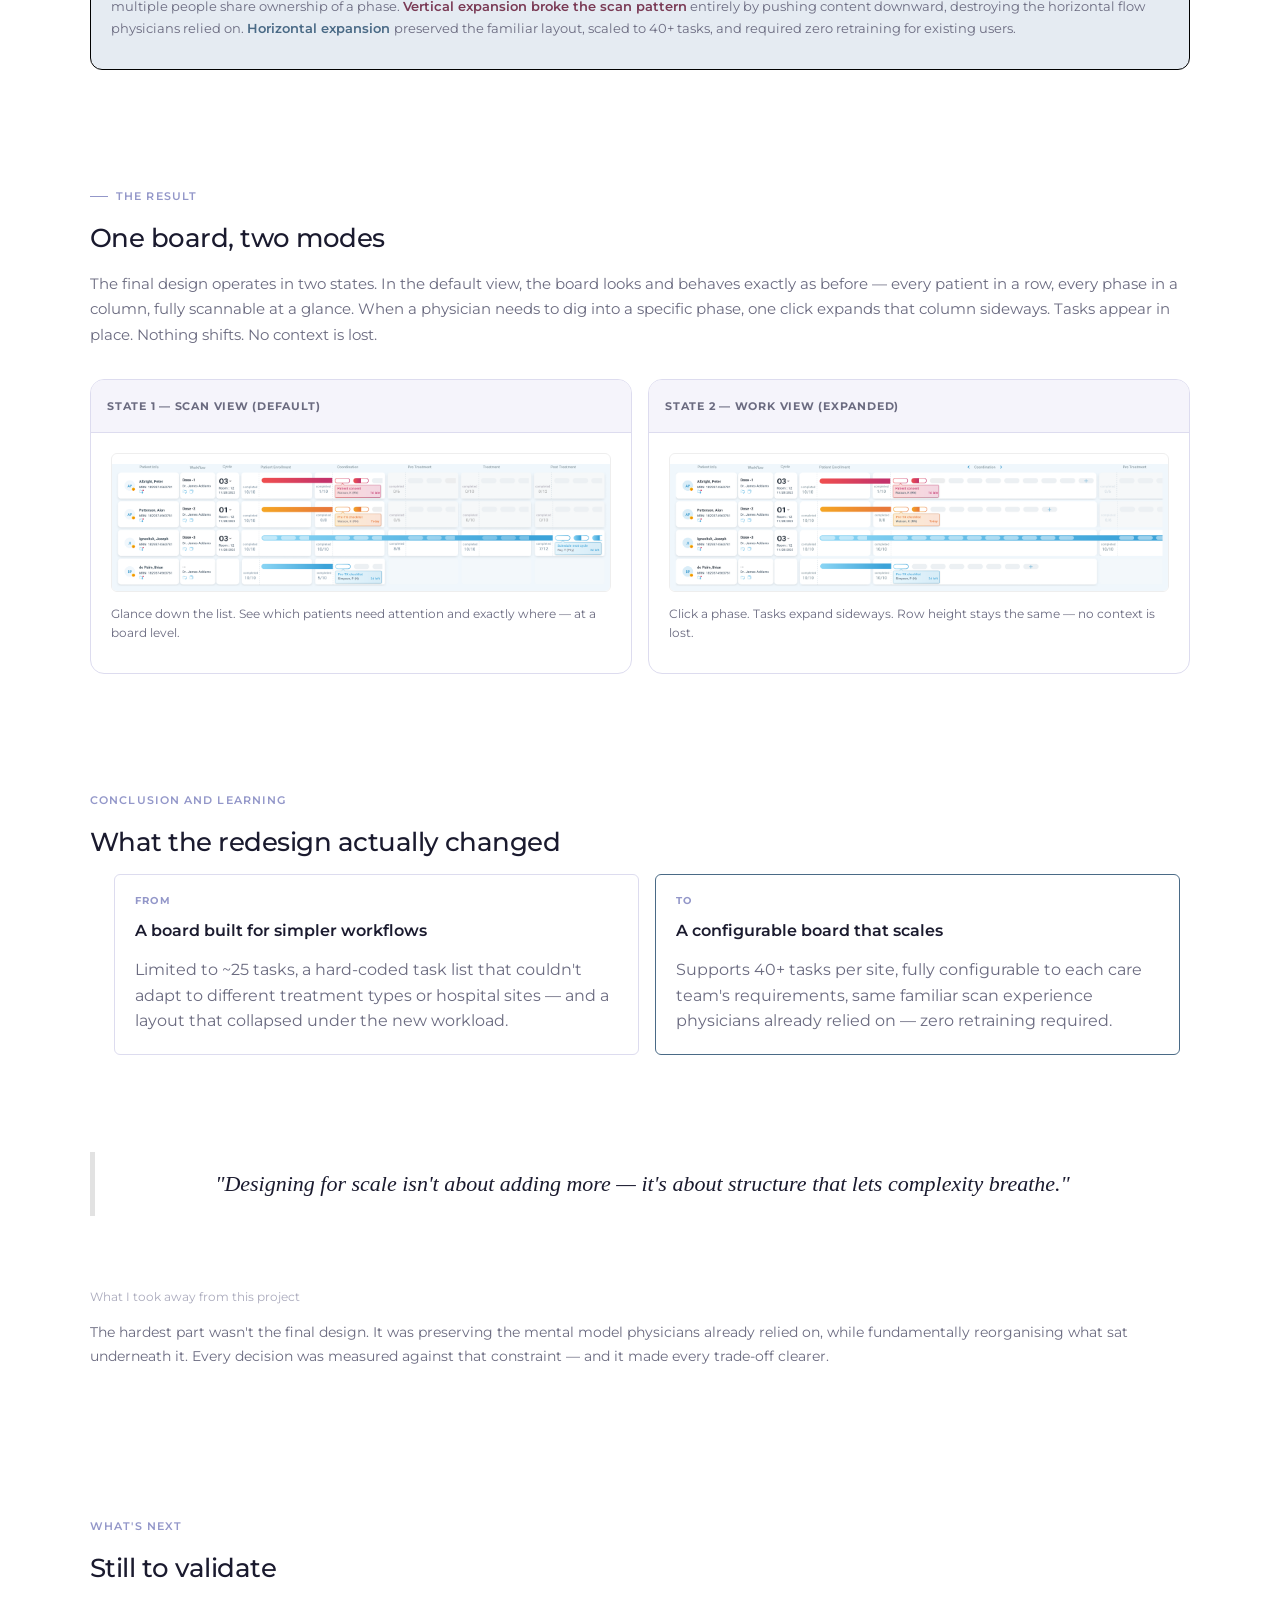
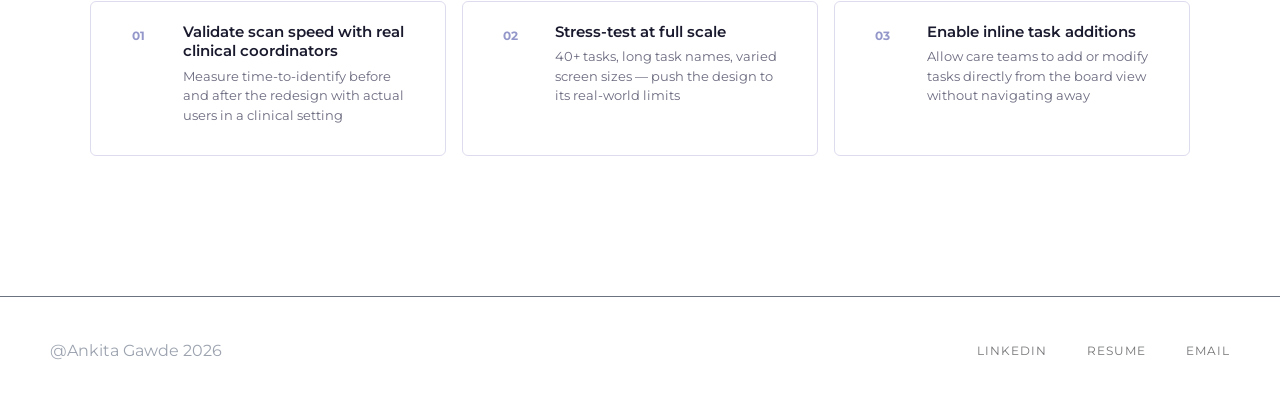
<file: activity-tracker-redesign.html>
<!DOCTYPE html><!-- Last Published: Wed Jul 01 2026 18:28:29 GMT+0000 (Coordinated Universal Time) --><html data-wf-domain="www.ankitagawde.com" data-wf-page="699638ba889824ea26bf9742" data-wf-site="6843b14fb0c0076e866ca046"><head><meta charset="utf-8"/><title>Activity Tracker Redesign</title><meta content="Activity Tracker Redesign" property="og:title"/><meta content="Activity Tracker Redesign" name="twitter:title"/><meta content="width=device-width, initial-scale=1" name="viewport"/><link href="assets/site-f3c978c55743.css" rel="stylesheet" type="text/css" crossorigin="anonymous"/><link rel="stylesheet" href="project-fonts.css"><script type="text/javascript">!function(o,c){var n=c.documentElement,t=" w-mod-";n.className+=t+"js",("ontouchstart"in o||o.DocumentTouch&&c instanceof DocumentTouch)&&(n.className+=t+"touch")}(window,document);</script><link href="assets/site-7268acee9e4a.png" rel="shortcut icon" type="image/x-icon"/><link href="assets/site-94f956146da7.png" rel="apple-touch-icon"/><link rel="stylesheet" href="project-responsive.css"></head><body class="body-6"><div data-collapse="medium" data-animation="default" data-duration="400" data-easing="ease" data-easing2="ease" role="banner" class="navigation case-study w-nav"><div class="navigation-items"><a href="index.html" class="logo-link w-nav-brand"><img src="assets/site-39f2ca8dfbdf.png" loading="lazy" width="48" alt="" class="image-37"/><div class="text-block-12">Ankita Gawde</div></a><div class="navigation-wrap"><nav role="navigation" class="navigation-items w-nav-menu"><a href="index.html" class="navigation-item w-nav-link">work</a><a href="about-ankita-gawde.html" class="navigation-item w-nav-link">About</a><a href="assets/site-0fb4a8c27175.pdf" target="_blank" class="navigation-item w-nav-link">Resume</a></nav><div class="menu-button w-nav-button"><img src="assets/site-68684400c40a.png" width="22" alt="" class="menu-icon"/></div></div></div></div><section class="hero-visual-section"><div class="w-layout-blockcontainer container-header w-container"><div class="hero-visual"><img src="assets/site-451ce8b45474.png" loading="lazy" width="1007" id="w-node-e9151b78-51fb-98b1-435e-e3a8227d024c-26bf9742" alt="" sizes="(max-width: 767px) 100vw, (max-width: 991px) 728px, 940px" class="ai-project ai"/><div class="header-text long-text"><h1 class="heading-2">Activity Tracker Redesign</h1><h6 class="heading"><em class="italic-text">What happens when a tool built for simplicity suddenly has to handle complexity — without slowing anyone down?</em></h6></div></div></div></section><section class="intro-section"><div class="w-layout-blockcontainer intor-container w-container"><div class="div-intro-text"><div class="content"><em>Imagine a shared task board used by an entire care team — doctors, nurses, coordinators — to manage every step of a patient&#x27;s treatment. Each row is a patient. Each column is a task in their care journey. The goal is simple: anyone on the team should be able to look at the board and instantly know what&#x27;s been done, what&#x27;s still pending, and what urgently needs attention — all without having to open individual patient files.<br/><br/>This is the story of how that board stopped working when the complexity of patient care doubled — and how we redesigned it to scale.</em></div></div></div></section><section class="role-section"><div class="w-layout-blockcontainer container-21 w-container"><div class="w-layout-grid role-grid long-text"><div class="role-div-grid"><h6 class="role-heading">Role:</h6><div class="role-subtext">Ran alignment workshops, mapped 9 activity groups across 7 roles, explored 8 structural concepts, and validated the solution via A/B testing with real users.</div></div><div id="w-node-_510770d6-a4e1-a228-b98f-2869cc856000-26bf9742" class="role-div-grid long-text"><h6 class="role-heading">Timeline:</h6><div class="role-subtext">3-4 weeks</div><div class="role-subtext">Lead Product Designer</div><div class="role-subtext">Team: Product Owner, End User, Jr. UX Designer</div></div><div class="role-div-grid"><h6 class="role-heading">Impact:</h6><div class="role-subtext">A scalable horizontal expansion model — 40+ configurable activities, 0 hard-coded task lists, racetrack mental model fully preserved.</div></div></div></div></section><section class="section"><div class="w-layout-blockcontainer main-container w-container"><div class="div-main"><h6 class="heading-section-h3">The problem</h6><h4 class="heading-15">A tool built for simplicity — suddenly asked to handle complexity</h4><div class="content intro">Think of this product like a shared task board used by an entire care team — physicians, nurses, coordinators — to manage every step of a patient&#x27;s treatment. Each row is a patient. Each column is a phase of their care journey. The goal: anyone on the team should glance at the board and instantly know what&#x27;s done, what&#x27;s pending, and what urgently needs attention.</div><div class="content intro">Originally built for one treatment type with a predictable ~13 tasks per patient, the board worked well. Then the product expanded to support a newer, more complex treatment type where patients had 40+ tasks — and every hospital&#x27;s list looked different.</div><div class="scale-wrap"><div class="scale-card managed"><h4 class="scale-num managed">~13</h4><p class="scale-desc">tasks — original design</p><div class="dot-grid"><div class="dot--dot ok"></div><div class="dot--dot ok"></div><div class="dot--dot ok"></div><div class="dot--dot ok"></div><div class="dot--dot ok"></div><div class="dot--dot ok"></div><div class="dot--dot ok"></div><div class="dot--dot ok"></div><div class="dot--dot ok"></div><div class="dot--dot ok"></div><div class="dot--dot ok"></div><div class="dot--dot ok"></div><div class="dot--dot ok"></div></div><p class="scale-note good">✓ Scan-friendly. Everything visible at a glance.</p></div><div class="scale-arrow"><div class="text-block-44">Same layout</div><div class="text-block-45">→</div></div><div class="scale-card overflow"><h4 class="scale-num overflow">40+</h4><p class="scale-desc">tasks — new workflows</p><div class="dot-grid"><div class="dot--dot overflow"></div><div class="dot--dot overflow"></div><div class="dot--dot overflow"></div><div class="dot--dot overflow"></div><div class="dot--dot overflow"></div><div class="dot--dot overflow"></div><div class="dot--dot overflow"></div><div class="dot--dot overflow"></div><div class="dot--dot overflow"></div><div class="dot--dot overflow"></div><div class="dot--dot overflow"></div><div class="dot--dot overflow"></div><div class="dot--dot overflow"></div><div class="dot--dot ghost"></div><div class="dot--dot ghost"></div><div class="dot--dot ghost"></div><div class="dot--dot ghost"></div><div class="dot--dot ghost"></div><div class="dot--dot ghost"></div><div class="dot--dot ghost"></div><div class="dot--dot ghost"></div><div class="dot--dot ghost"></div><div class="dot--dot ghost"></div><div class="dot--dot ghost"></div><div class="dot--dot ghost"></div><div class="dot--dot ghost"></div><div class="dot--dot ghost"></div><div class="dot--dot ghost"></div><div class="dot--dot ghost"></div><div class="dot--dot ghost"></div><div class="dot--dot ghost"></div><div class="dot--dot ghost"></div><div class="dot--dot ghost"></div><div class="dot--dot ghost"></div><div class="dot--dot ghost"></div><div class="dot--dot ghost"></div><div class="dot--dot ghost"></div><div class="dot--dot ghost"></div><div class="dot--dot ghost"></div><div class="dot--dot ghost"></div></div><p class="scale-note bad">↑ Screen cluttered — scanning impossible</p><p class="scale-note bad">↑ No standard list — every hospital differed</p></div></div><div class="nn-wrap"><div class="section-eyebrow"><strong>Three things could not change</strong></div><div class="divider"></div><div class="nn-cols"><div class="nn-col"><h3 class="nn-number">01</h3><h4 class="nn-title"><strong>Scan speed</strong></h4><p class="nn-body">Physicians had to glance and know — adding more tasks couldn&#x27;t slow that down</p></div><div class="nn-col _2nd-and-3rd"><h1 class="nn-number">02</h1><h1 class="nn-title"><strong>Familiar layout</strong></h1><p class="nn-body">Teams couldn&#x27;t relearn a new system mid-work — the existing structure had to stay</p></div><div class="nn-col _2nd-and-3rd last"><h1 class="nn-number">03</h1><h1 class="nn-title"><strong>Flexibility to scale</strong></h1><p class="nn-body">Must support 40+ tasks that varied from one hospital site to the next</p></div></div><div class="divider"></div></div><section class="key-insigths-container"><div class="w-layout-blockcontainer diverder w-container"></div><div class="w-layout-blockcontainer text-container w-container"><div class="key-insights"><em>The hardest constraint wasn&#x27;t adding more — it was scaling without losing the mental model the team already depended on.</em></div></div></section></div></div></section><section class="section"><div class="w-layout-blockcontainer main-container w-container"><div class="process-steps"><h3 class="heading-section-h3">Process</h3><div class="process-wrap"><div class="process-bar"></div><div class="div-block-49"><div class="process-col"><div class="process-num">01</div><h6 class="process-name">Understand</h6><p class="process-desc">User interviews + workflow map</p></div><div class="process-col _2nd-to-4th"><div class="process-num">02</div><h6 class="process-name">Audit layout</h6><p class="process-desc">Patient strip reorganisation</p></div><div class="process-col _2nd-to-4th"><div class="process-num">03</div><h6 class="process-name">Visual exploration</h6><p class="process-desc">8 visual directions tested</p></div><div class="process-col _2nd-to-4th"><div class="process-num">04</div><h6 class="process-name">Structural exploration</h6><p class="process-desc">3 structural concepts</p></div><div class="process-col _2nd-to-4th last"><div class="process-num">05</div><h6 class="process-name">Decide</h6><p class="process-desc">A/B comparison + final call</p></div></div></div></div><section class="step-section"><div class="eyebrow-dv"><div class="eyebrow--line"></div><div class="step-eyebrow">Step 01 — Understand</div></div><h5 class="step-heading">Talk first, design later</h5><div class="step-body"><p class="step-para">Before sketching anything, I ran quick interviews with the physicians and care coordinators who used the product daily. I wanted to understand not just what the tasks were — but how the team <em>thought</em> about them. What felt urgent? What got missed? How did they mentally move through a patient&#x27;s journey?</p><p class="step-para last">From those conversations, I mapped the full workflow by role — charting every person, every task they owned, and when in the care journey that task happened. This gave me the full scope of what we needed to support, and the first clue that those 40+ tasks weren&#x27;t random — they clustered naturally into phases.</p></div><div class="_wf-card"><div class="_wf-label">Patient journey — from Visit to treatment</div><img src="assets/site-dd55437caa48.png" loading="lazy" sizes="(max-width: 767px) 100vw, (max-width: 991px) 728px, 940px" alt=""/><div class="_wf-caption">13 activities identified across this journey — all tracked manually, with no single person seeing the full picture</div></div></section><section class="step-section"><div class="eyebrow-dv"><div class="eyebrow--line"></div><div class="step-eyebrow">Step 02 — Audit layout</div></div><h5 class="step-heading">Fix what&#x27;s around it before fixing the thing itself</h5><div class="step-body"><p class="step-para">Before redesigning how tasks were displayed, I audited the patient information area — the left-side section of each board row. Patient data, workflow data, and treatment data were all mixed together with no clear order or priority.</p><p class="step-para last">Reorganising that section by type — grouping the right information together and moving secondary details out of view — recovered significant horizontal space that could be redirected to tasks.</p></div><div class="ba-grid"><div class="ba-card"><div class="ba-top"><div class="ba-label">Before — scattered</div><div class="ba-pill before">655px wide</div></div><div class="ba-strip"><div class="ba-block"><img src="assets/site-dc80973d3bb7.png" loading="lazy" sizes="(max-width: 767px) 100vw, (max-width: 991px) 728px, 940px" alt=""/></div></div><div class="ba-note bad">Mixed data types, no clear priority</div></div><div class="ba-card after"><div class="ba-top"><div class="ba-label after">After — grouped</div><div class="ba-pill after">466px wide</div></div><div class="ba-strip"><div class="ba-block"><img src="assets/site-97869ef604b3.png" loading="lazy" sizes="(max-width: 767px) 100vw, (max-width: 991px) 728px, 732px" alt=""/></div></div><div class="ba-note good">Grouped logically — same info, less space</div><div class="ba-stat"><div class="ba-stat-text">→<span class="text-span-40">189px </span>recovered</div></div></div></div></section><section class="step-section"><div class="eyebrow-dv"><div class="eyebrow--line"></div><div class="step-eyebrow">Step 03 — Visual exploration</div></div><h5 class="step-heading">Can visual changes alone solve this?</h5><div class="step-body"><p class="step-para">With more space to work with, I turned to the core question: how do you show 40+ tasks without visual chaos? My first instinct was to stay close to the existing design — try different visual styles without changing the underlying structure.</p><p class="step-para last">I explored eight variations and documented exactly where each one broke down.</p></div><div class="explore-grid"><div class="explore-card"><div class="explore-id">A1</div><h6 class="explore-name">Status pills</h6><div class="explore-vis"><img src="assets/site-c033b37d28d3.png" loading="lazy" sizes="(max-width: 767px) 100vw, (max-width: 991px) 728px, 940px" alt="" class="image-41"/></div><p class="explore-limit"><span class="text-span-41">Limitation:</span> Visually heavy — scan speed drops as tasks grow</p></div><div class="explore-card"><div class="explore-id">A2</div><h6 class="explore-name">Circle markers</h6><div class="explore-vis"><img src="assets/site-102f86e6f3bc.png" loading="lazy" sizes="(max-width: 767px) 100vw, (max-width: 991px) 728px, 940px" alt="" class="image-41"/></div><p class="explore-limit"><span class="text-span-41">Limitation:</span> Requires hover precision to understand — easy to miss</p></div><div class="explore-card"><div class="explore-id">A3</div><h6 class="explore-name">Status cards</h6><div class="explore-vis"><img src="assets/site-647009bec3d9.png" loading="lazy" sizes="(max-width: 767px) 100vw, (max-width: 991px) 728px, 940px" alt="" class="image-41"/></div><p class="explore-limit"><span class="text-span-41">Limitation:</span> Shows counts but hides which task is actually blocking</p></div><div class="explore-card"><div class="explore-id">A4</div><h6 class="explore-name">Nested tasks</h6><div class="explore-vis"><img src="assets/site-8143a5369683.png" loading="lazy" sizes="(max-width: 767px) 100vw, (max-width: 991px) 728px, 940px" alt="" class="image-41"/></div><p class="explore-limit"><span class="text-span-41">Limitation:</span> UI-inside-UI — becomes cluttered as tasks grow</p></div><div class="explore-card"><div class="explore-id">A5</div><h6 class="explore-name">Dot track</h6><div class="explore-vis"><img src="assets/site-2730b0977945.png" loading="lazy" sizes="(max-width: 767px) 100vw, (max-width: 991px) 728px, 940px" alt="" class="image-41"/></div><p class="explore-limit"><span class="text-span-41">Limitation:</span> Scales in quantity but individual tasks become hard to distinguish</p></div><div class="explore-card"><div class="explore-id">A6</div><h6 class="explore-name">Pills + dots</h6><div class="explore-vis"><img src="assets/site-5e026edc0186.png" loading="lazy" sizes="(max-width: 767px) 100vw, (max-width: 991px) 728px, 940px" alt="" class="image-41"/></div><p class="explore-limit"><span class="text-span-41">Limitation:</span> Collapses multiple tasks into one visual, reducing clarity</p></div><div class="explore-card"><div class="explore-id">A7</div><h6 class="explore-name">Line track</h6><div class="explore-vis"><img src="assets/site-cf4aa936d83b.png" loading="lazy" sizes="(max-width: 767px) 100vw, (max-width: 991px) 728px, 940px" alt="" class="image-41"/></div><p class="explore-limit"><span class="text-span-41">Limitation:</span> Too subtle at a glance — urgency and meaning get lost</p></div><div class="explore-card"><div class="explore-id">A8</div><h6 class="explore-name">Activity cards</h6><div class="explore-vis"><img src="assets/site-b2ed7279ab36.png" loading="lazy" sizes="(max-width: 767px) 100vw, (max-width: 991px) 728px, 940px" alt="" class="image-41"/></div><p class="explore-limit"><span class="text-span-41">Limitation:</span> Readable, but consumes too much horizontal space to scale</p></div></div><div class="insight-box"><div class="eyebrow-dv"><div class="eyebrow--line"></div><div class="step-eyebrow"><strong>— The insight —</strong></div></div><h5 class="step-heading">40+ tasks don&#x27;t have to be shown all at once</h5><div class="step-body"><p class="step-para">With more space to work with, I turned to the core question: how do you show 40+ tasks without visual chaos? My first instinct was to stay close to the existing design — try different visual styles without changing the underlying structure.</p><p class="step-para last">This became the structural foundation. Instead of showing everything at once, what if we organized by phase — and only revealed the detail within a phase when someone needed it?</p></div><div class="sticky-label">Tasks clustered into 5 natural groups</div><div class="sticky-clusters"><img src="assets/site-9eaa53472e3c.png" loading="lazy" sizes="(max-width: 767px) 100vw, (max-width: 991px) 728px, 940px" alt="" class="image-51"/></div><div class="insight-caption">40+ tasks → 5 natural groups → structure for the solution</div><div class="groups-row"><div class="group-col col-1"><div class="group-name">Patient Enrollment</div><div class="group-sub">First contact to system entry</div></div><div class="group-col col-2"><div class="group-name">Coordination</div><div class="group-sub">Scheduling &amp; approvals</div></div><div class="group-col col-3"><div class="group-name">Pre-Treatment</div><div class="group-sub">Checks before the procedure</div></div><div class="group-col col-4"><div class="group-name">Treatment</div><div class="group-sub">The procedure itself</div></div><div class="group-col col-5"><div class="group-name">Post-Treatment</div><div class="group-sub">Follow-up &amp; monitoring</div></div></div><div class="insight-caption-2">These 5 groups became the structural backbone of the redesign</div></div></section><section class="step-section"><div class="eyebrow-dv"><div class="eyebrow--line"></div><div class="step-eyebrow">Step 04 — Structural exploration</div></div><h5 class="step-heading">Rethinking the structure — three directions</h5><div class="step-body"><p class="step-para">With 5-phase grouping as the backbone, I explored three different ways to let physicians navigate within those groups — each with a different tradeoff between scan speed, familiarity, and how quickly someone could reach an individual task.</p></div><div class="struct-list"><div class="struct-card"><div class="struct-inner"><div class="struct-content"><div class="struct-badge">B1 — Role-based view</div><h5 class="struct-title">Group tasks by who owns them</h5><p class="struct-body">Each phase shows tasks filtered by the physician&#x27;s role — so a nurse sees nurse tasks, a coordinator sees coordinator tasks only.</p><p class="struct-trade"><span class="tradeoff">Tradeoff:</span> Task handoffs between team members become invisible — and in care workflows, those handoffs are critical. Missing one isn&#x27;t just a UX problem.</p></div><div class="struct-vis"><img src="assets/site-7c5414dfb614.png" loading="lazy" sizes="(max-width: 767px) 100vw, (max-width: 991px) 728px, 940px" alt="" class="struct-image"/></div></div></div><div class="struct-card"><div class="struct-inner"><div class="struct-content"><div class="struct-badge">B2 — Vertical expansion</div><h5 class="struct-title">Clicking a phase opens tasks downward</h5><p class="struct-body">Each phase column has a dropdown — clicking it reveals tasks stacked beneath, like an accordion list.</p><p class="struct-trade"><span class="tradeoff">Tradeoff:</span> Rows expand downward, pushing content off screen and breaking the horizontal scan pattern physicians depended on daily.</p></div><div class="struct-vis"><img src="assets/site-b535ec222159.png" loading="lazy" sizes="(max-width: 767px) 100vw, (max-width: 991px) 728px, 940px" alt="" class="struct-image"/></div></div></div><div class="struct-card winner"><div class="struct-inner"><div class="struct-content"><div class="winner-pill"><div class="text-block-46">✓ Chosen direction</div></div><div class="struct-badge">B3 — Horizontal expansion</div><h5 class="struct-title">Clicking a phase expands it sideways</h5><p class="struct-body">A phase column expands horizontally to reveal the tasks within it. The row stays the same height — nothing shifts vertically.</p><p class="struct-trade"><span class="tradeoff winner">Why it worked:</span> You get the detail when you need it, the clean overview when you don&#x27;t — without losing your place in the board.</p></div><div class="struct-vis"><img src="assets/site-cbb21e6198d2.png" loading="lazy" sizes="(max-width: 767px) 100vw, (max-width: 991px) 728px, 940px" alt="" class="struct-image height"/></div></div></div></div></section><section class="step-section"><div class="eyebrow-dv"><div class="eyebrow--line"></div><div class="step-eyebrow">Step 05 — Decide</div></div><h5 class="step-heading">Three concepts, one winner</h5><div class="step-body"><p class="step-para">I compared all three structural directions with users against five criteria — the three non-negotiables from the start, plus two more that surfaced during testing.</p></div><div class="visual-wrapper no-border no-edge"><img src="assets/site-573de158ebf3.png" loading="lazy" sizes="(max-width: 767px) 100vw, (max-width: 991px) 728px, 940px" alt=""/></div></section><div class="why-box"><div class="why-title"><div class="why-icon">Why horizontal expansion won</div></div><p class="why-text">It was the only concept that held up on all three non-negotiables. <span class="strong-tag">The role-based view failed</span> because it hid handoffs between team members — critical when multiple people share ownership of a phase. <span class="strong-tag">Vertical expansion broke the scan pattern</span> entirely by pushing content downward, destroying the horizontal flow physicians relied on. <span class="why-win">Horizontal expansion </span>preserved the familiar layout, scaled to 40+ tasks, and required zero retraining for existing users.</p></div></div></section><section class="section no-margin"><div class="w-layout-blockcontainer main-container w-container"><section class="step-section no-marhing"><div class="eyebrow-dv"><div class="eyebrow--line"></div><div class="step-eyebrow">The result</div></div><h5 class="step-heading">One board, two modes</h5><div class="step-body"><p class="step-para">The final design operates in two states. In the default view, the board looks and behaves exactly as before — every patient in a row, every phase in a column, fully scannable at a glance. When a physician needs to dig into a specific phase, one click expands that column sideways. Tasks appear in place. Nothing shifts. No context is lost.</p></div><div class="sol-grid"><div class="sol-card"><div class="sol-hdr"><div class="sol-hdr-label">State 1 — Scan view (default)</div></div><div class="sol-body"><div class="mini-board"><img src="assets/site-d087fdb3ff65.png" loading="lazy" sizes="(max-width: 767px) 100vw, (max-width: 991px) 728px, 940px" alt="" class="solution-image"/></div><p class="sol-desc">Glance down the list. See which patients need attention and exactly where — at a board level.</p></div></div><div class="sol-card"><div class="sol-hdr"><div class="sol-hdr-label">State 2 — Work view (expanded)</div></div><div class="sol-body"><div class="mini-board"><img src="assets/site-55ceb7b8c2a6.png" loading="lazy" sizes="(max-width: 767px) 100vw, (max-width: 991px) 728px, 940px" alt="" class="solution-image"/></div><p class="sol-desc">Click a phase. Tasks expand sideways. Row height stays the same — no context is lost.</p></div></div></div></section></div></section><section class="section"><div class="w-layout-blockcontainer main-container w-container"><section class="step-section no-marhing"><div class="eyebrow-dv"><div class="step-eyebrow">Conclusion And Learning</div></div><h5 class="step-heading">What the redesign actually changed</h5><div class="capsule-lines-wrapper"><div class="capsule-line"><p class="txt-block-label">From</p><div class="txt-block-header">A board built for simpler workflows<br/></div><div class="txt-block-description">Limited to ~25 tasks, a hard-coded task list that couldn&#x27;t adapt to different treatment types or hospital sites — and a layout that collapsed under the new workload.</div></div><div class="capsule-line to"><p class="txt-block-label">To</p><div class="txt-block-header">A configurable board that scales<br/></div><div class="txt-block-description">Supports 40+ tasks per site, fully configurable to each care team&#x27;s requirements, same familiar scan experience physicians already relied on — zero retraining required.</div></div></div></section><div class="big-q"><blockquote class="big-quote-text"><em>&quot;Designing for scale isn&#x27;t about adding more — it&#x27;s about structure that lets complexity breathe.&quot;</em></blockquote></div><div class="learn-body"><div class="big-quote-cite">What I took away from this project</div><div class="learn-para">The hardest part wasn&#x27;t the final design. It was preserving the mental model physicians already relied on, while fundamentally reorganising what sat underneath it. Every decision was measured against that constraint — and it made every trade-off clearer.</div></div></div></section><section class="section"><div class="w-layout-blockcontainer main-container w-container"><section class="step-section"><div class="eyebrow-dv"><div class="step-eyebrow">What&#x27;s next</div></div><h5 class="step-heading">Still to validate</h5><div class="what-next-grid"><div class="capsule-line"><div class="process-col grid"><div class="process-num center">01</div><div><h6 class="process-name large">Validate scan speed with real clinical coordinators</h6><p class="process-desc large">Measure time-to-identify before and after the redesign with actual users in a clinical setting</p></div></div></div><div class="capsule-line"><div class="process-col grid"><div class="process-num center">02</div><div><h6 class="process-name large">Stress-test at full scale</h6><p class="process-desc large">40+ tasks, long task names, varied screen sizes — push the design to its real-world limits</p></div></div></div><div class="capsule-line"><div class="process-col grid"><div class="process-num center">03</div><div><h6 class="process-name large">Enable inline task additions</h6><p class="process-desc large">Allow care teams to add or modify tasks directly from the board view without navigating away</p></div></div></div></div></section></div></section><section class="nextchapters"><div class="w-layout-blockcontainer container-19 w-container"><div class="w-layout-grid grid-12"><div class="content-div"><div class="image-content-div"><img src="assets/site-992333720c7e.png" loading="lazy" width="361" sizes="(max-width: 479px) 100vw, (max-width: 767px) 49vw, (max-width: 991px) 356px, 361px" alt="" class="image-27 mobile-image"/></div><div class="case-study-descrptio"><h5 class="heading-next-case-study">Kitchen Thread</h5><div class="casestudy-subtitle-text"><strong class="bold-text-10">Mobile UX | Role-Based Access | Lightweight UI</strong></div></div></div><div class="content-div right"><div class="image-content-div"><div class="coming-soon-div small"><h1 class="heading-6">Coming Soon</h1></div></div><div class="case-study-descrptio"><h5 class="heading-next-case-study">Patient Scheduler</h5><div class="casestudy-subtitle-text"><strong class="bold-text-10">Usability | UX | CLINICAL WORKFLOW STRATEGY</strong></div></div></div></div></div></section><div class="footer-wrap"><div class="div-block-46"><div class="text-block-41">@Ankita Gawde 2026</div></div><div class="footer-links"><a href="https://www.linkedin.com/in/ankita-gawde/" target="_blank" class="footer-item">LinkedIN</a><a href="assets/site-0fb4a8c27175.pdf" class="footer-item">Resume</a><a href="mailto:ankita.k.gawde@gmail.com?subject=Need%20to%20connect" class="footer-item">Email</a></div></div><script src="assets/site-19375f7165e5.js" type="text/javascript" integrity="sha256-9/aliU8dGd2tb6OSsuzixeV4y/faTqgFtohetphbbj0=" crossorigin="anonymous"></script><script src="assets/site-999b4f00c429.js" type="text/javascript" integrity="sha384-4abIlA5/v7XaW1HMXKBgnUuhnjBYJ/Z9C1OSg4OhmVw9O3QeHJ/qJqFBERCDPv7G" crossorigin="anonymous"></script><script src="assets/site-69960b9c710f.js" type="text/javascript" integrity="sha384-fLdoGjoLKX/nqG8njyYXHUGSv4gM9auKU5g8e8jHL5T6O8P4RSt2KvdL3vsMI24a" crossorigin="anonymous"></script><script src="assets/site-ce89b5d8178e.js" type="text/javascript" integrity="sha384-qWgvC16Qv6w89cXUocXx3B1JoWvdSttziDX5I7Lv9Rr4+t2oFDUDd97dsTgC746q" crossorigin="anonymous"></script></body></html>
</file>
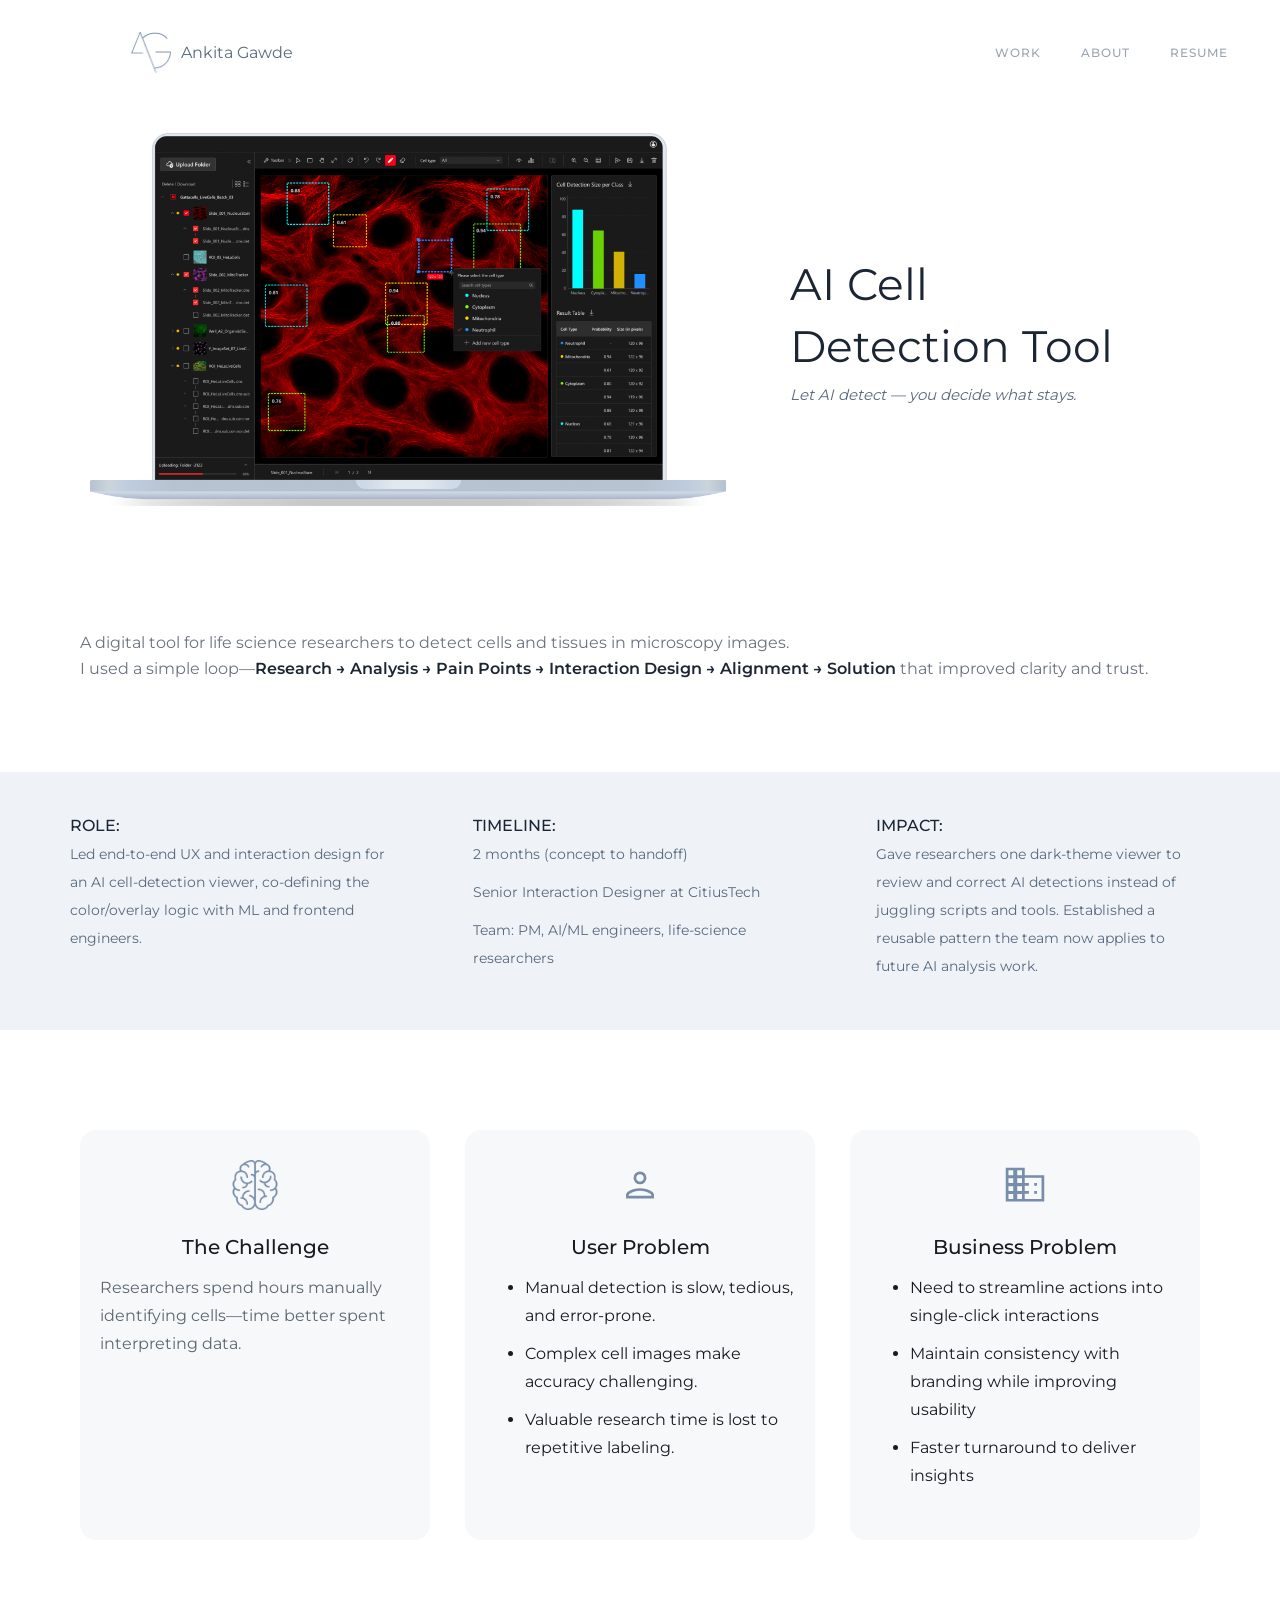
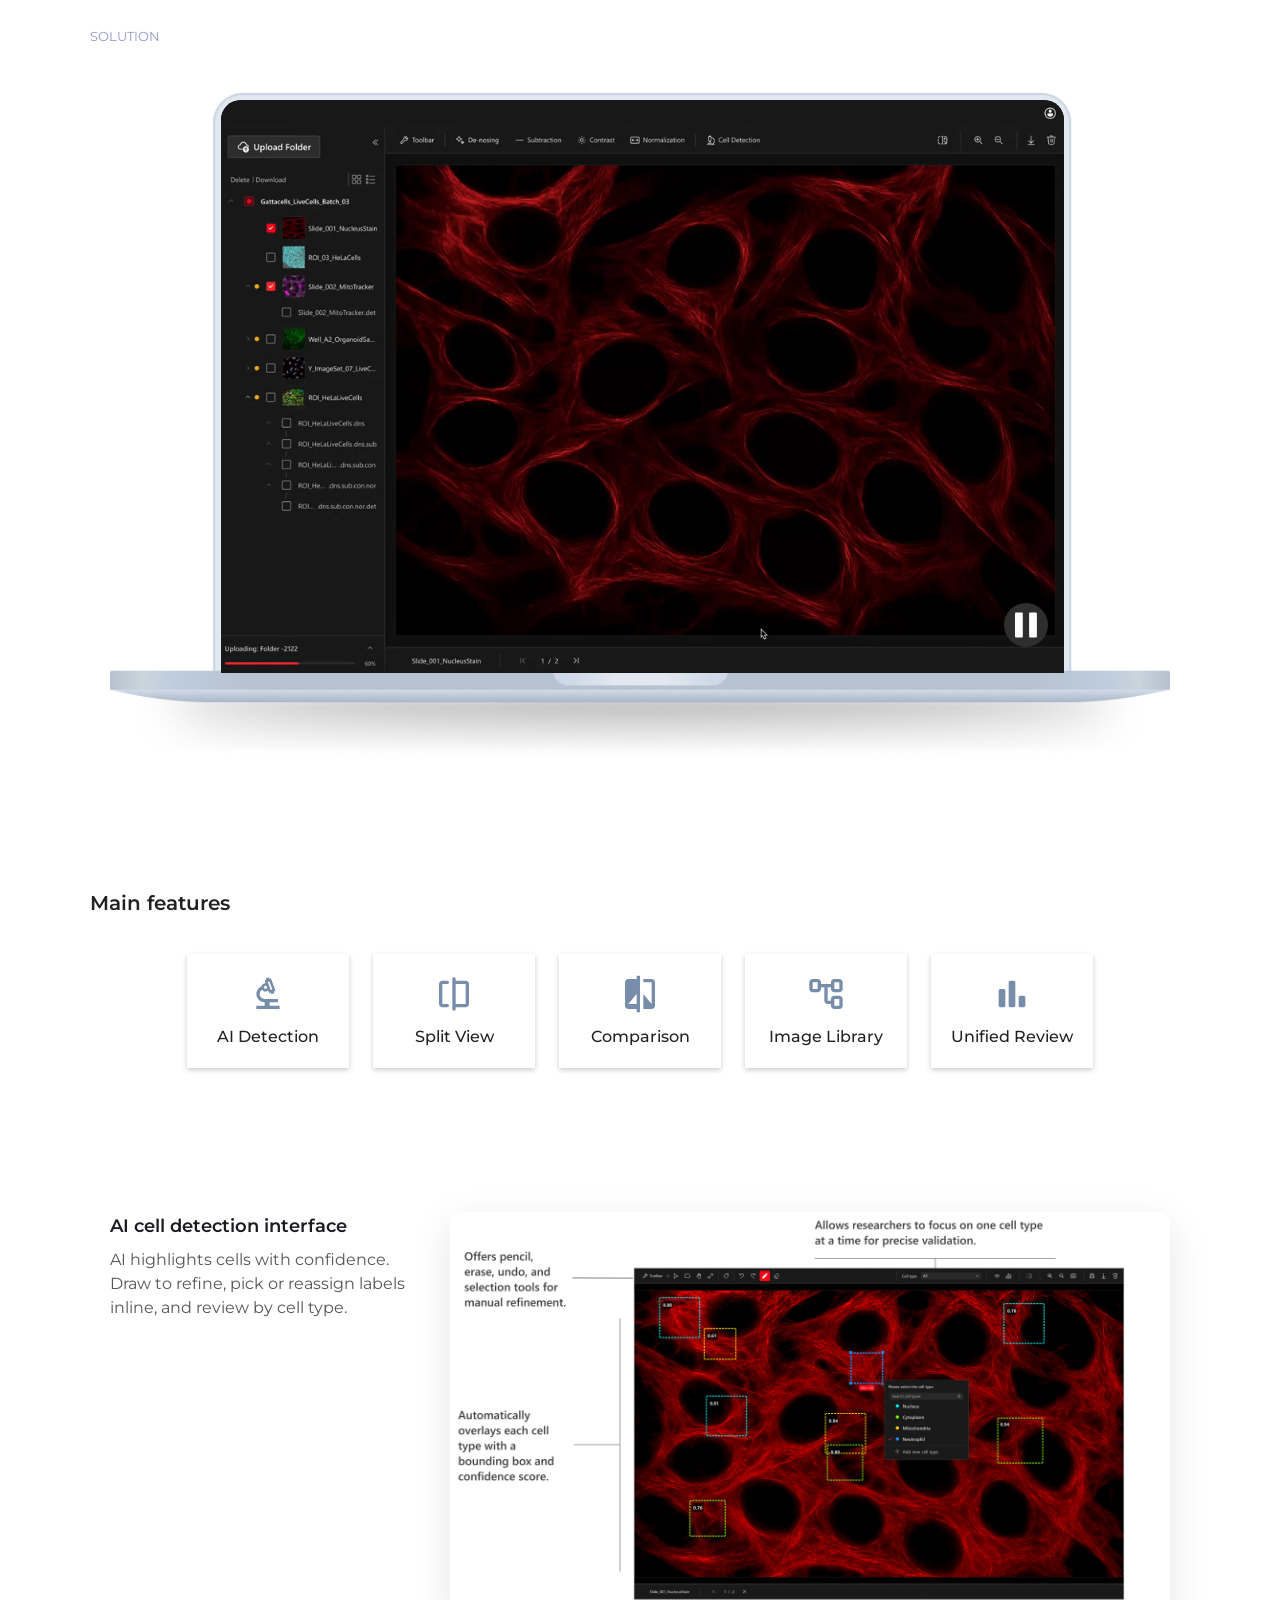
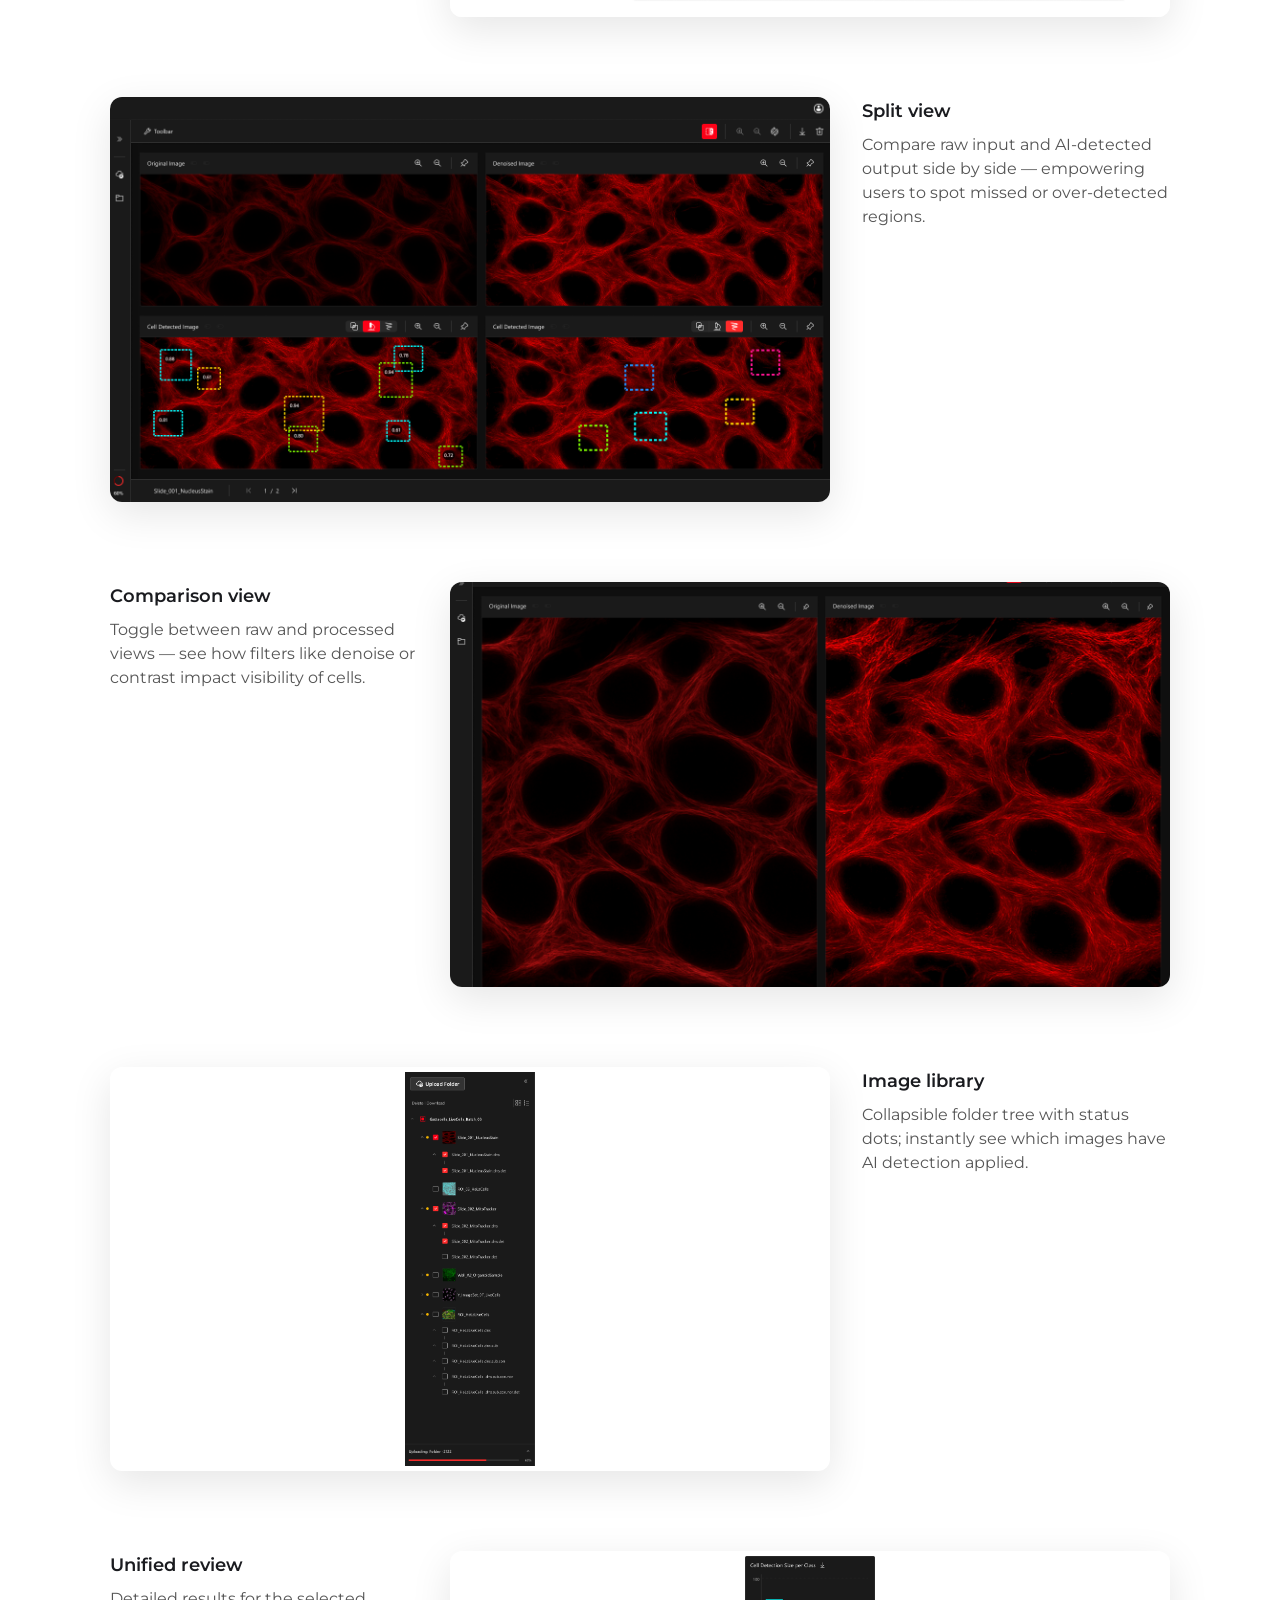
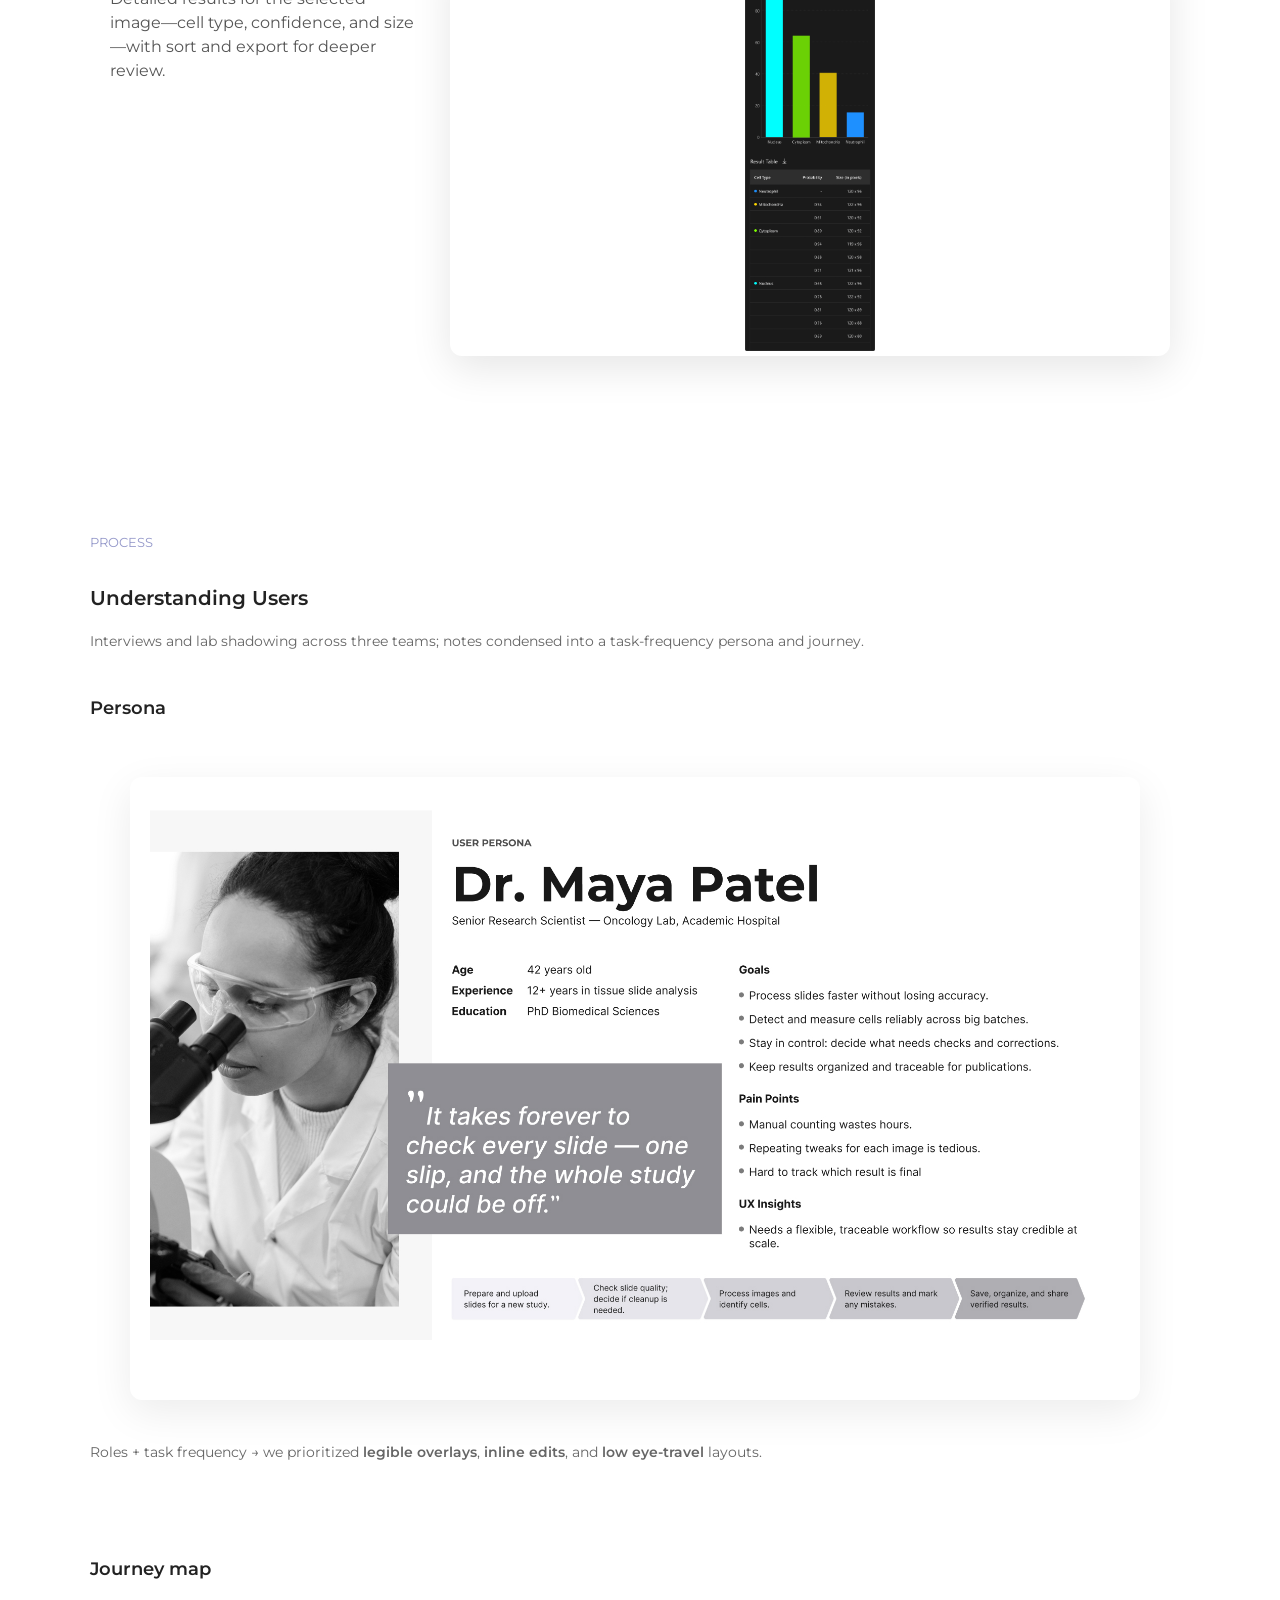
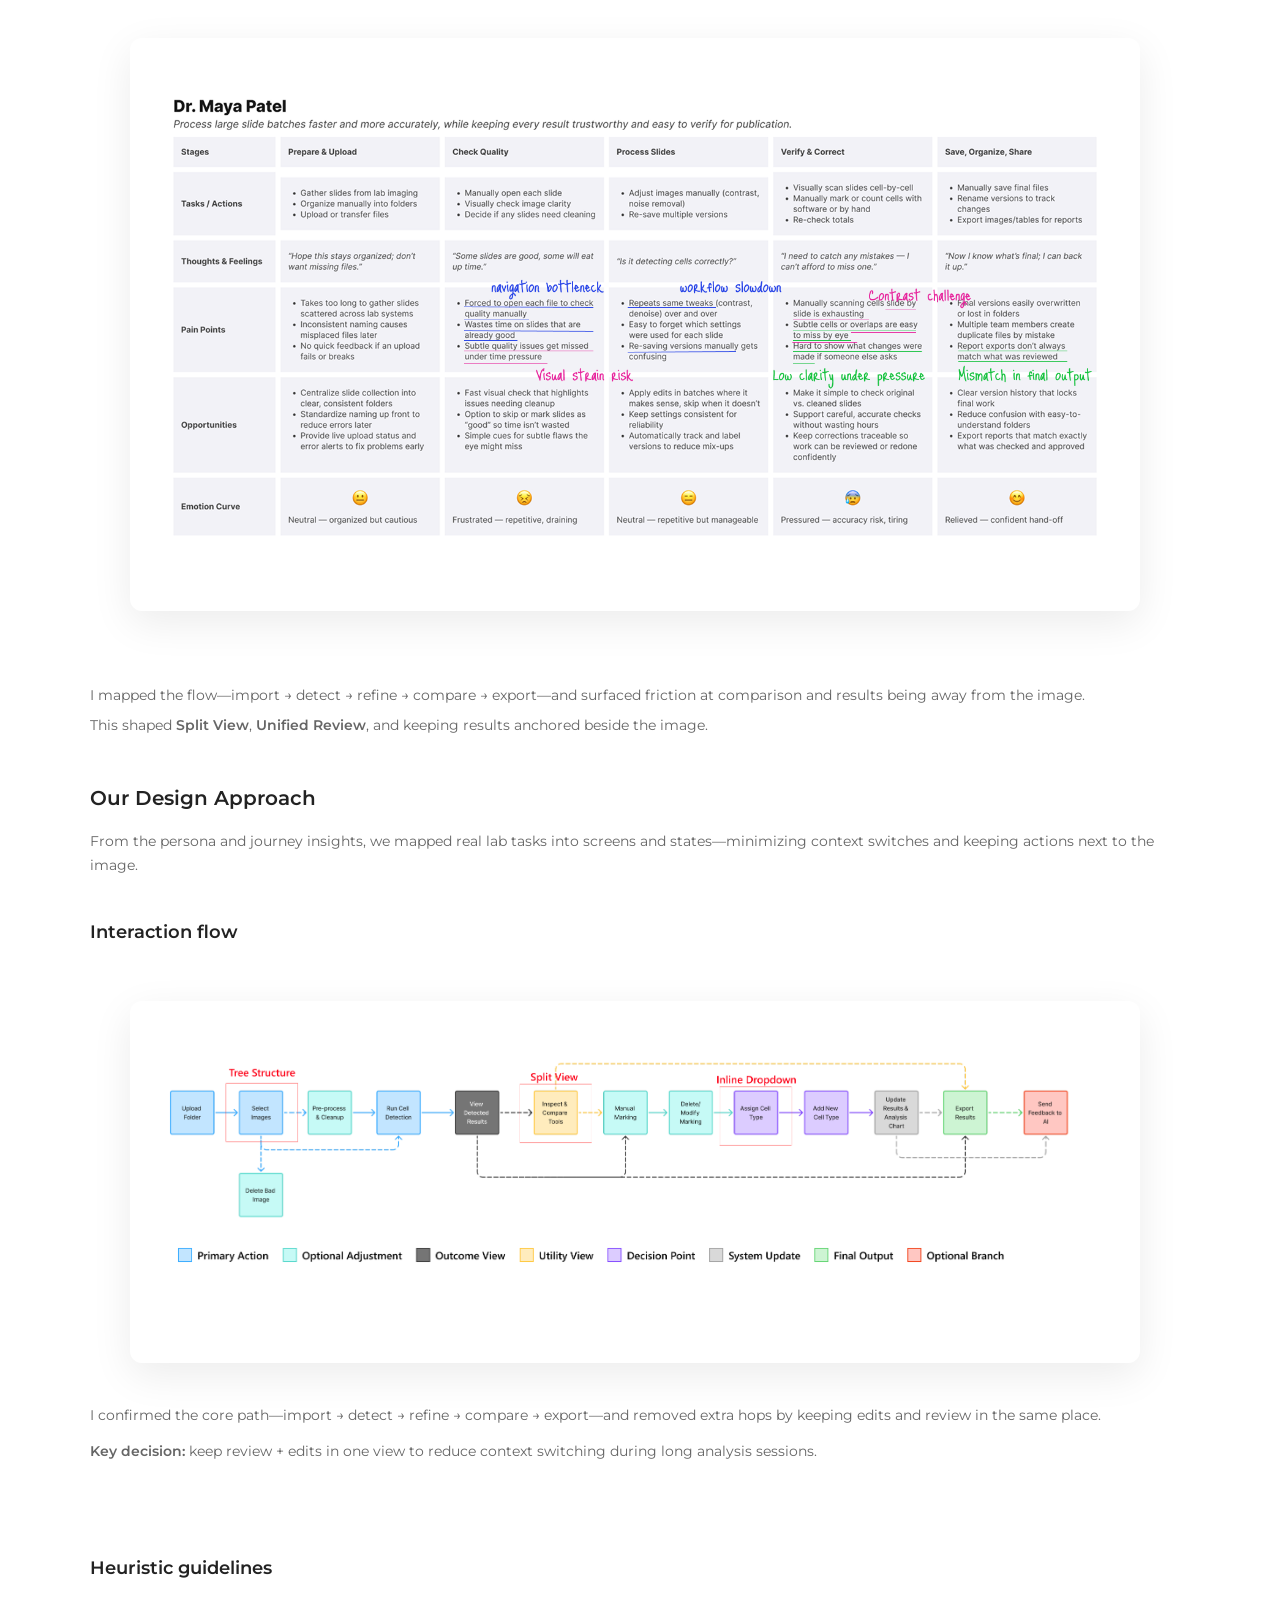
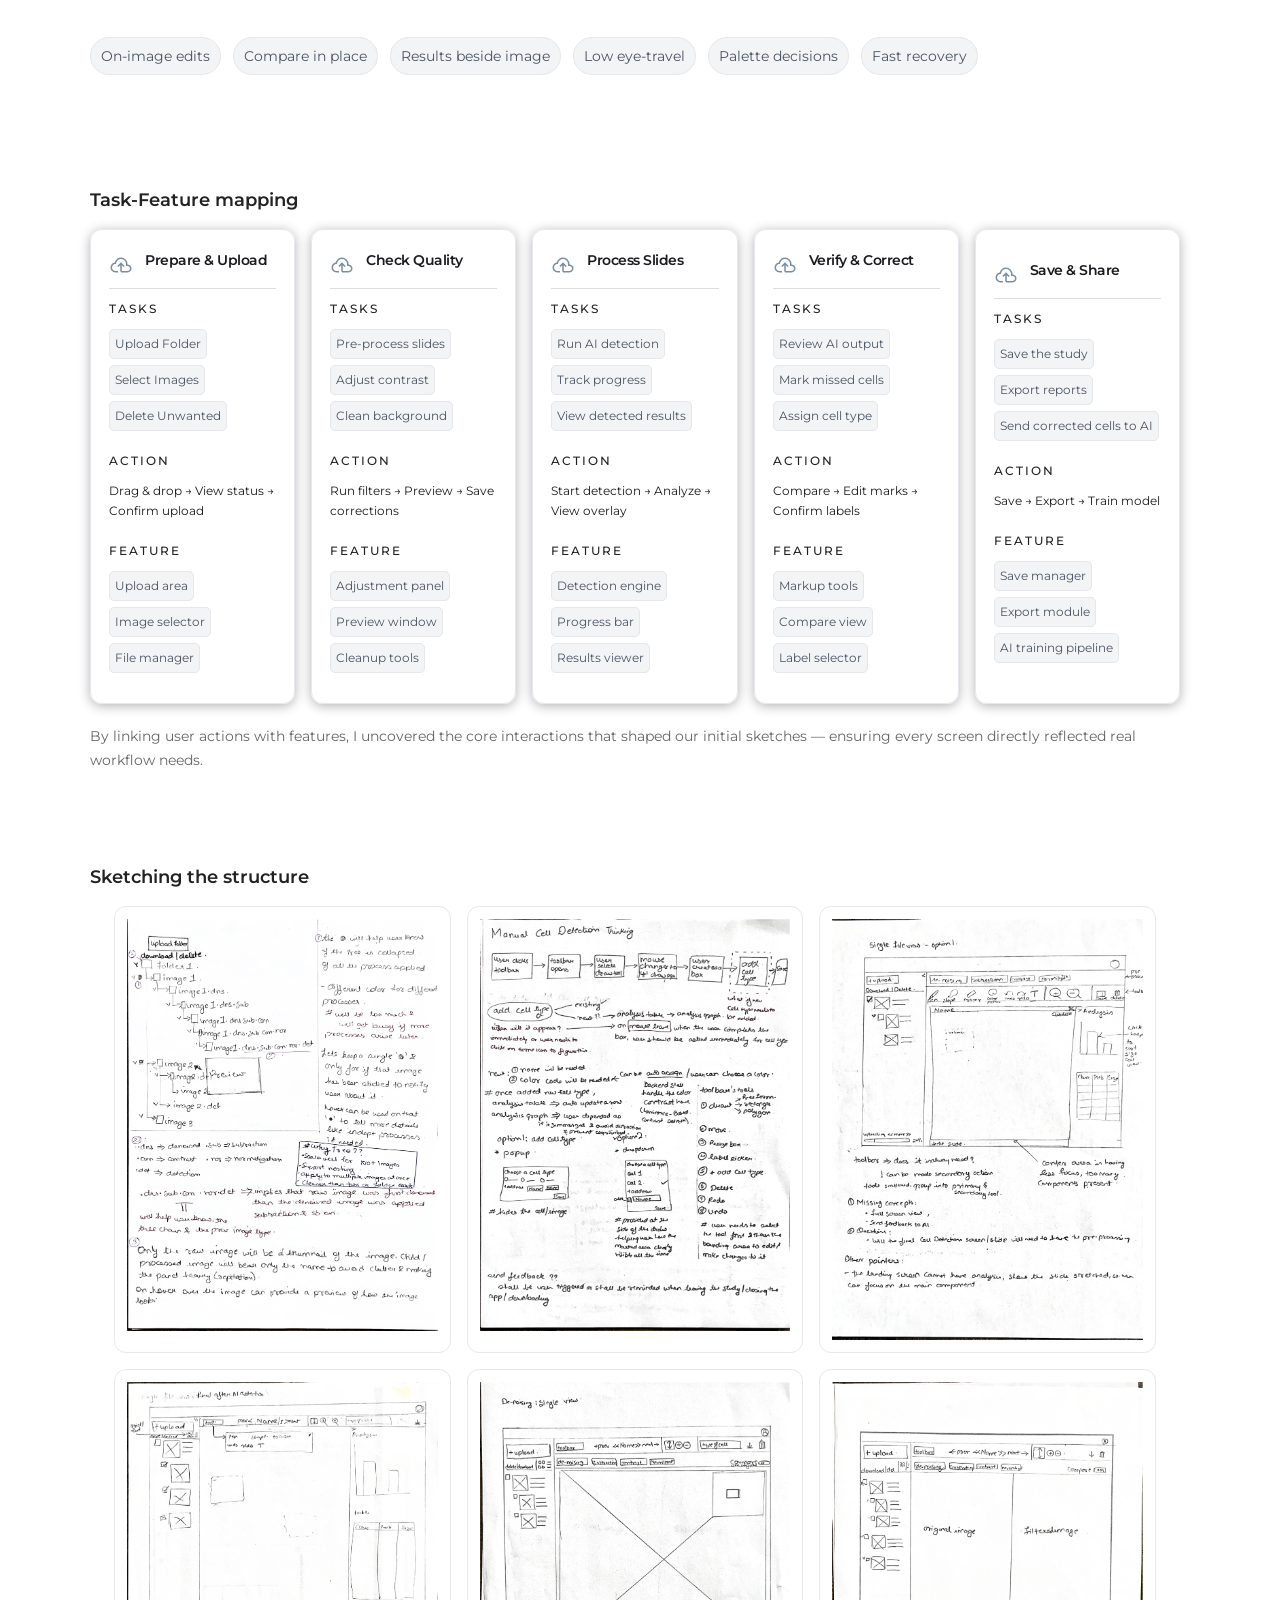
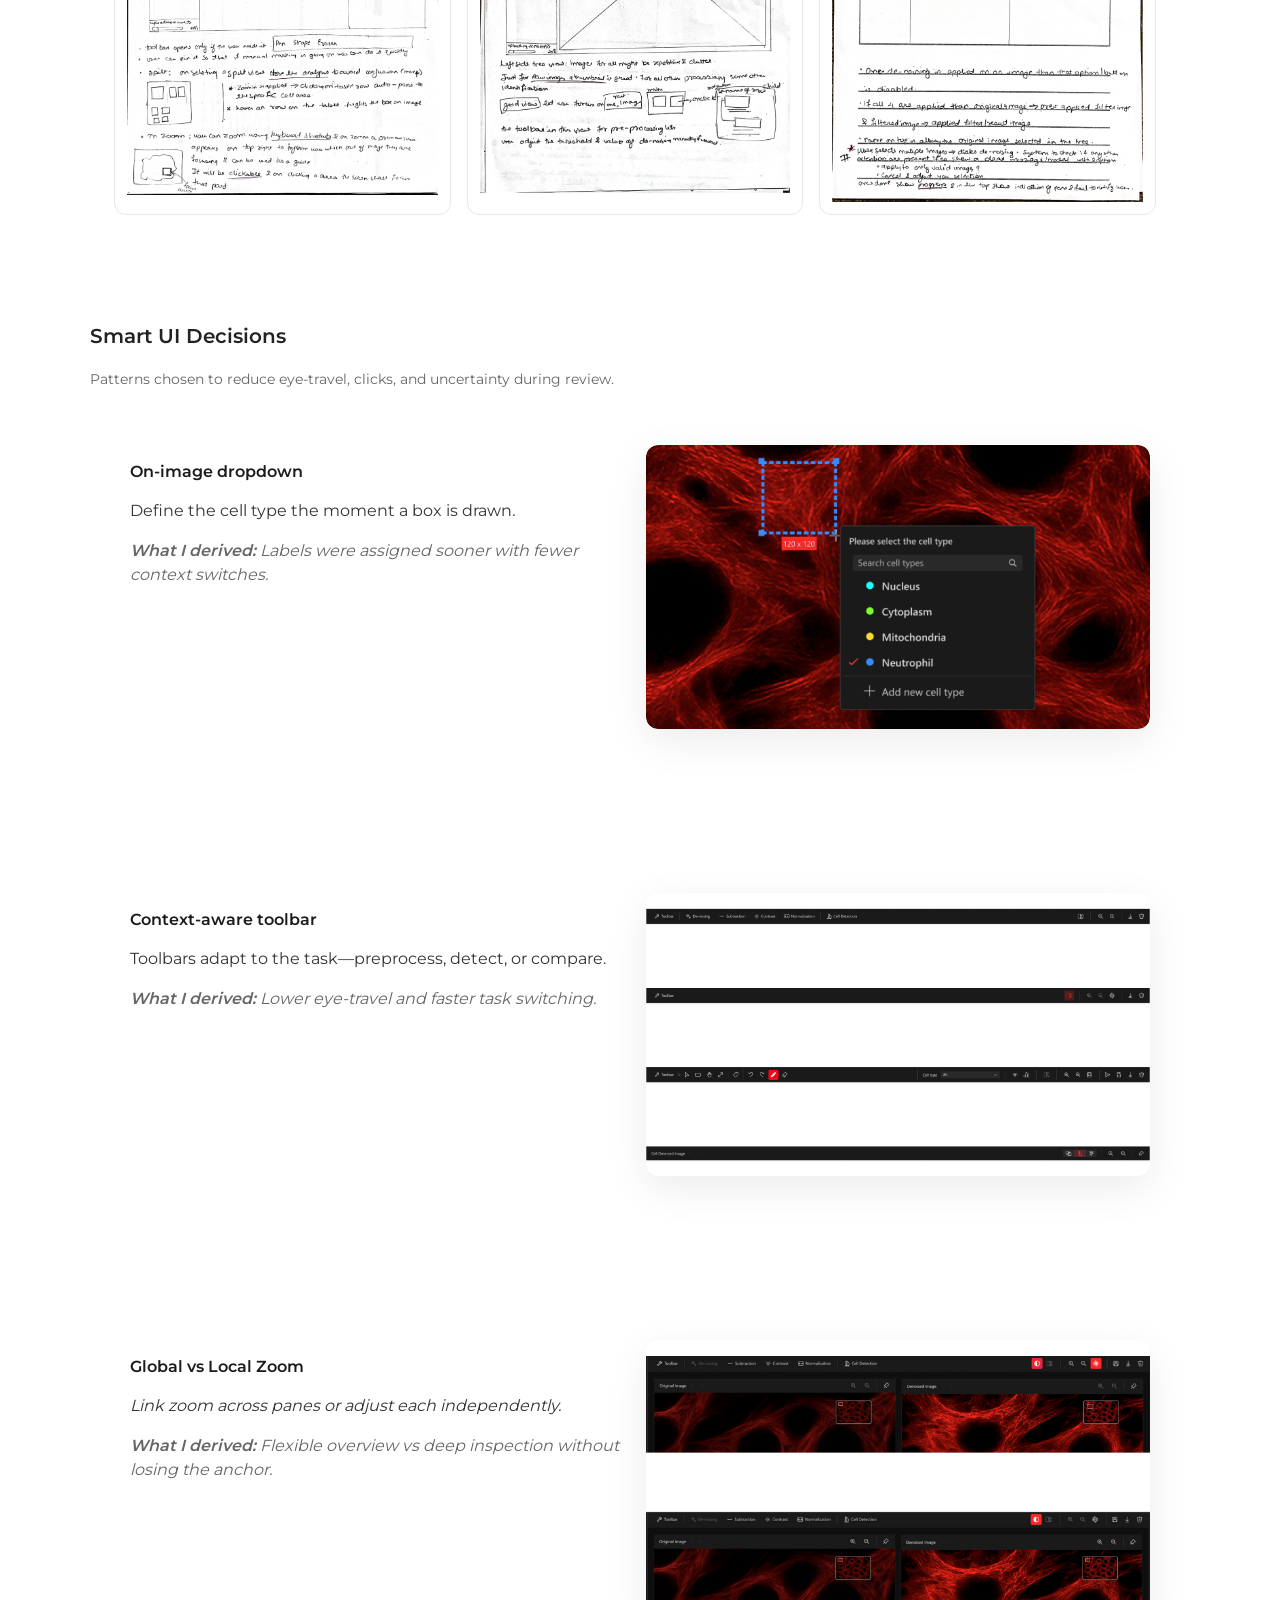
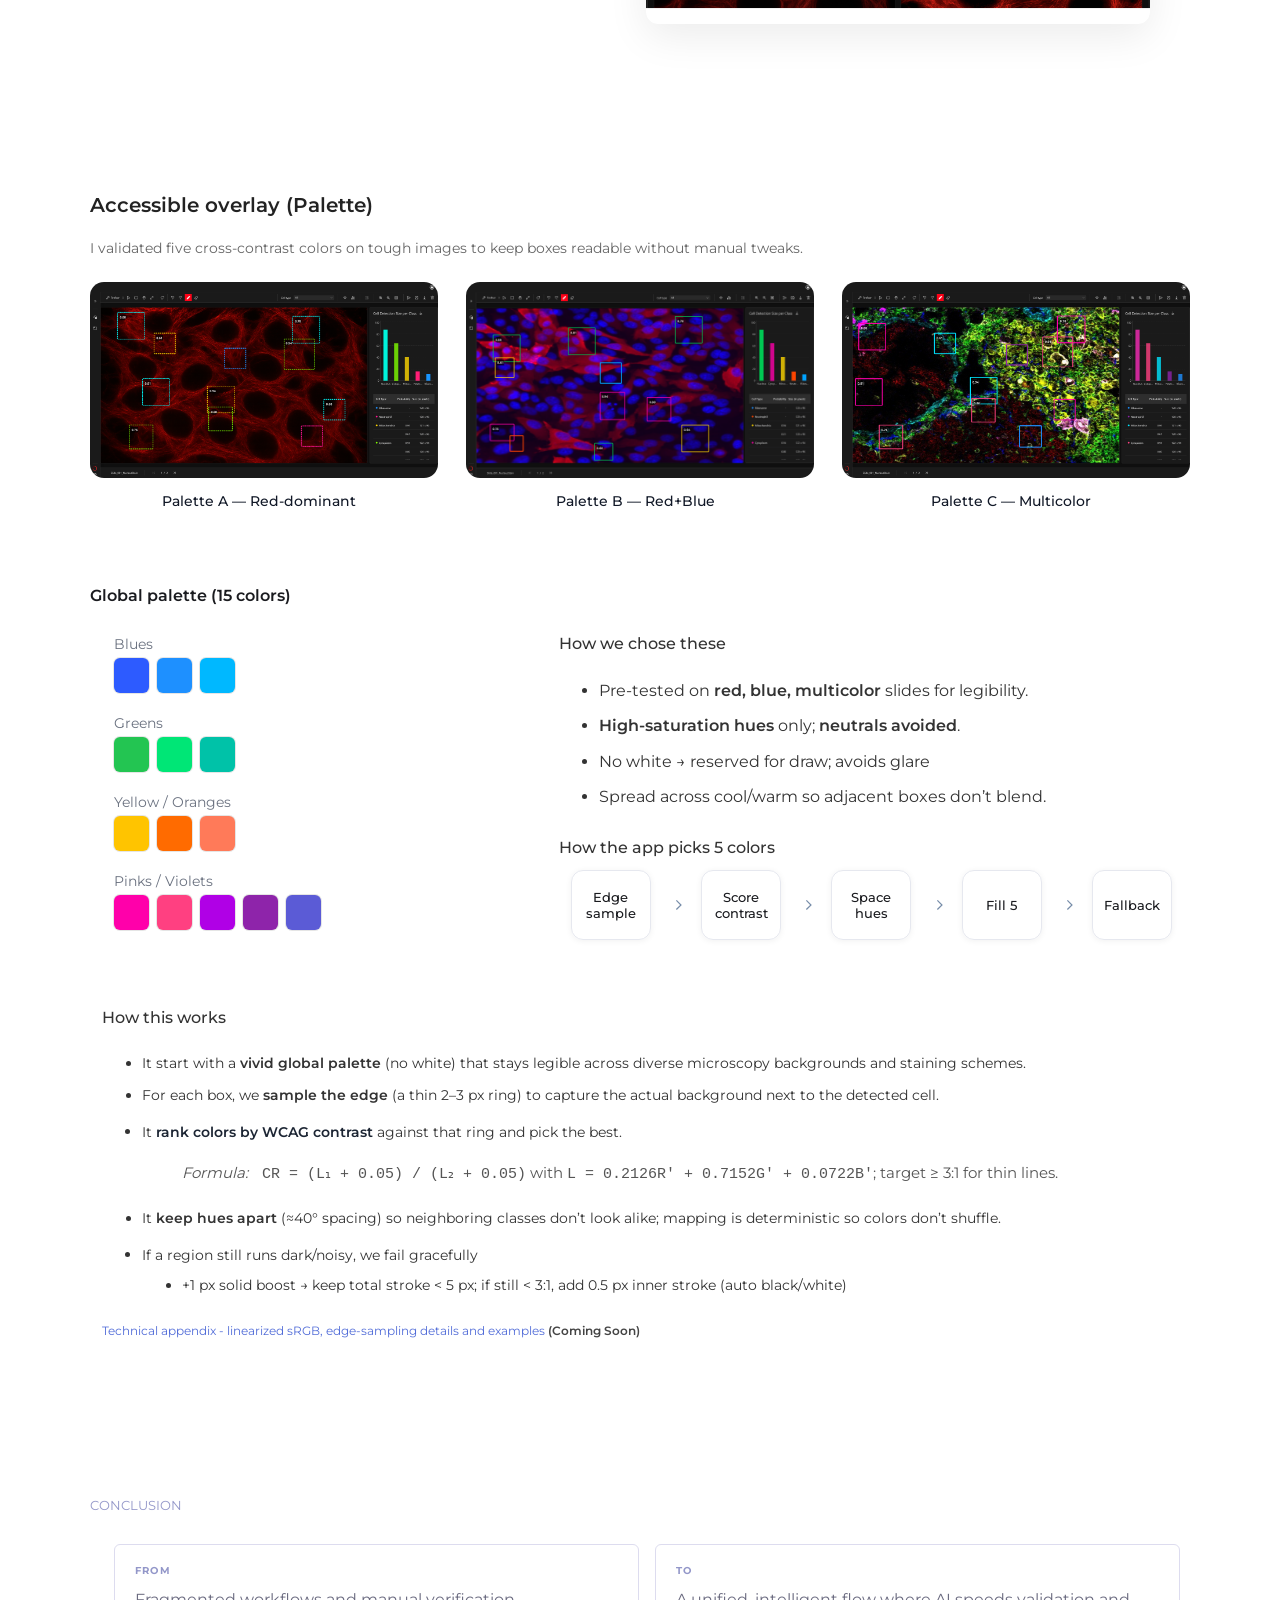
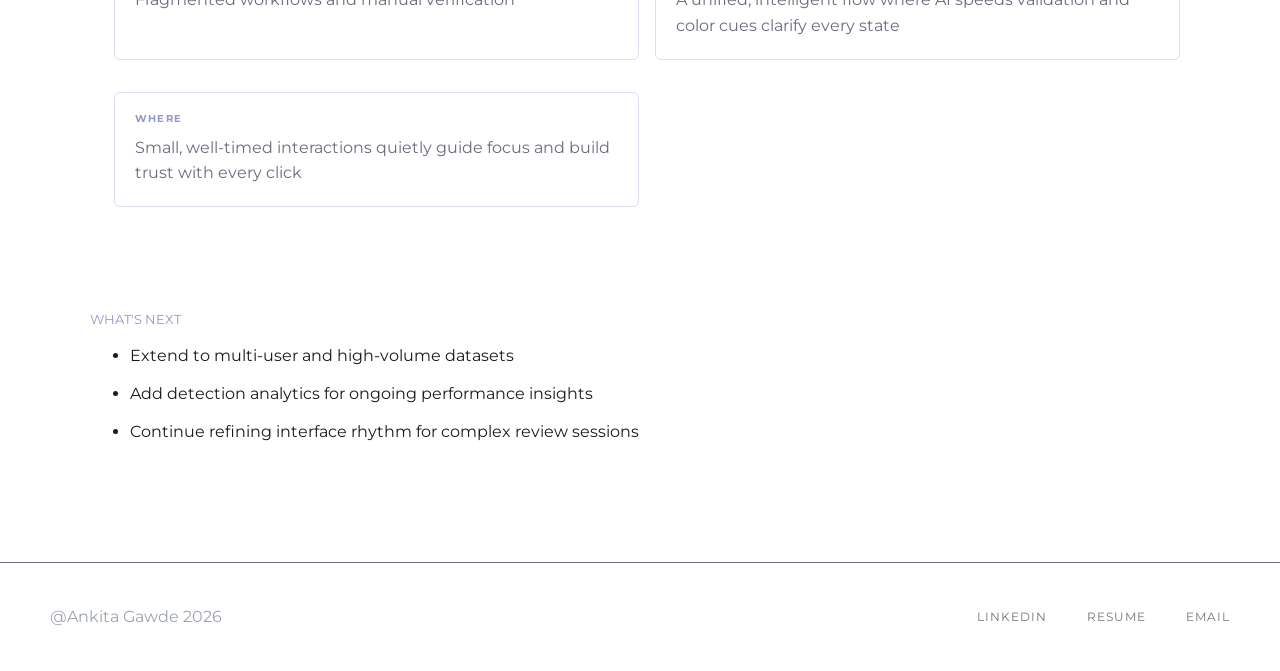
<file: ai-cell-detection-tool.html>
<!DOCTYPE html><!-- Last Published: Wed Jul 01 2026 18:28:29 GMT+0000 (Coordinated Universal Time) --><html data-wf-domain="www.ankitagawde.com" data-wf-page="6843b14fb0c0076e866ca0b9" data-wf-site="6843b14fb0c0076e866ca046"><head><meta charset="utf-8"/><title>AI Cell Detection Tool</title><meta content="AI Cell Detection Tool" property="og:title"/><meta content="AI Cell Detection Tool" name="twitter:title"/><meta content="width=device-width, initial-scale=1" name="viewport"/><link href="assets/site-f3c978c55743.css" rel="stylesheet" type="text/css" crossorigin="anonymous"/><link rel="stylesheet" href="project-fonts.css"><script type="text/javascript">!function(o,c){var n=c.documentElement,t=" w-mod-";n.className+=t+"js",("ontouchstart"in o||o.DocumentTouch&&c instanceof DocumentTouch)&&(n.className+=t+"touch")}(window,document);</script><link href="assets/site-7268acee9e4a.png" rel="shortcut icon" type="image/x-icon"/><link href="assets/site-94f956146da7.png" rel="apple-touch-icon"/><link rel="stylesheet" href="project-responsive.css"></head><body class="body-6"><div data-collapse="medium" data-animation="default" data-duration="400" data-easing="ease" data-easing2="ease" role="banner" class="navigation case-study w-nav"><div class="navigation-items"><a href="index.html" class="logo-link w-nav-brand"><img src="assets/site-39f2ca8dfbdf.png" loading="lazy" width="48" alt="" class="image-37"/><div class="text-block-12">Ankita Gawde</div></a><div class="navigation-wrap"><nav role="navigation" class="navigation-items w-nav-menu"><a href="index.html" class="navigation-item w-nav-link">work</a><a href="about-ankita-gawde.html" class="navigation-item w-nav-link">About</a><a href="assets/site-0fb4a8c27175.pdf" target="_blank" class="navigation-item w-nav-link">Resume</a></nav><div class="menu-button w-nav-button"><img src="assets/site-68684400c40a.png" width="22" alt="" class="menu-icon"/></div></div></div></div><section class="hero-visual-section"><div class="w-layout-blockcontainer container-header w-container"><div class="hero-visual"><img src="assets/site-ed12587d1573.png" loading="lazy" width="1007" id="w-node-e9151b78-51fb-98b1-435e-e3a8227d024c-866ca0b9" alt="" sizes="(max-width: 767px) 100vw, (max-width: 991px) 728px, 940px" class="ai-project ai"/><div class="header-text"><h1 class="heading-2">AI Cell Detection Tool</h1><h6 class="heading"><em class="italic-text">Let AI detect — you decide what stays.</em></h6></div></div></div></section><section class="intro-section"><div class="w-layout-blockcontainer intor-container w-container"><div class="div-intro-text"><div class="content">A digital tool for life science researchers to detect cells and tissues in microscopy images.<br/>I used a simple loop—<strong class="highlight">Research → Analysis → Pain Points → Interaction Design → Alignment → Solution</strong> that improved clarity and trust.</div></div></div></section><section class="role-section"><div class="w-layout-blockcontainer container-21 w-container"><div class="w-layout-grid role-grid"><div class="role-div-grid"><h6 class="role-heading">Role:</h6><div class="role-subtext">Led end-to-end UX and interaction design for an AI cell-detection viewer, co-defining the color/overlay logic with ML and frontend engineers.</div></div><div id="w-node-_510770d6-a4e1-a228-b98f-2869cc856000-866ca0b9" class="role-div-grid"><h6 class="role-heading">Timeline:</h6><div class="role-subtext">2 months (concept to handoff)</div><div class="role-subtext">Senior Interaction Designer at CitiusTech</div><div class="role-subtext">Team: PM, AI/ML engineers, life-science researchers</div></div><div class="role-div-grid"><h6 class="role-heading">Impact:</h6><div class="role-subtext">Gave researchers one dark-theme viewer to review and correct AI detections instead of juggling scripts and tools. Established a reusable pattern the team now applies to future AI analysis work.</div></div></div></div></section><section class="intro-section"><div class="w-layout-blockcontainer intor-container w-container"><div class="div-intro-ws"><div class="w-layout-grid into-grid ai"><div class="challenge-grid-color"><div class="challenge-block-header-icon"><img src="assets/site-de560e951a94.png" loading="lazy" width="58" sizes="58px" alt="" class="challenger-header-icon"/><h5 class="challenged--header">The Challenge</h5></div><div class="text-block-17">Researchers spend hours manually identifying cells—time better spent interpreting data.</div></div><div class="challenge-grid-color"><div class="challenge-block-header-icon"><img src="assets/site-605539445d5f.svg" loading="lazy" alt="" class="challenger-header-icon"/><h5 class="challenged--header">User Problem</h5></div><ul role="list" class="list"><li>Manual detection is slow, tedious, and error-prone.</li><li>Complex cell images make accuracy challenging.</li><li>Valuable research time is lost to repetitive labeling.</li></ul></div><div class="challenge-grid-color"><div class="challenge-block-header-icon"><img src="assets/site-06c0c3cf945c.svg" loading="lazy" alt="" class="challenger-header-icon"/><h5 class="challenged--header">Business Problem</h5><ul role="list" class="list"><li>Need to streamline actions into single‑click interactions</li><li>Maintain consistency with branding while improving usability</li><li>Faster turnaround to deliver insights</li></ul></div></div></div></div></div></section><section class="section"><div class="w-layout-blockcontainer main-container w-container"><div class="opening-div"><h3 class="heading-section-h3">Solution</h3><section class="solution-video"><div class="video"><img src="assets/site-766d9b0a8c82.png" loading="lazy" sizes="(max-width: 767px) 100vw, (max-width: 991px) 728px, 940px" alt="" class="image-29"/><div class="div-block-33"><div data-poster-url="assets/site-4b8787f91e0c.jpg" data-video-urls="assets/site-6b88537521d8.mp4,assets/site-94301819c9be.webm" data-autoplay="true" data-loop="true" data-wf-ignore="true" class="background-video-2 w-background-video w-background-video-atom"><video id="3b814b03-7703-b283-6450-dfa40f5118e8-video" autoplay="" loop="" style="background-image:url(&quot;assets/site-4b8787f91e0c.jpg&quot;)" muted="" playsinline="" data-wf-ignore="true" data-object-fit="cover"><source src="assets/site-6b88537521d8.mp4" data-wf-ignore="true"/><source src="assets/site-94301819c9be.webm" data-wf-ignore="true"/></video><noscript><style>
  [data-wf-bgvideo-fallback-img] {
    display: none;
  }
  @media (prefers-reduced-motion: reduce) {
    [data-wf-bgvideo-fallback-img] {
      position: absolute;
      z-index: -100;
      display: inline-block;
      height: 100%;
      width: 100%;
      object-fit: cover;
    }
  }</style><img data-wf-bgvideo-fallback-img="true" src="assets/site-4b8787f91e0c.jpg" alt=""/></noscript><div aria-live="polite"><button type="button" data-w-bg-video-control="true" aria-controls="3b814b03-7703-b283-6450-dfa40f5118e8-video" class="w-backgroundvideo-backgroundvideoplaypausebutton w-background-video--control"><span><img src="assets/site-528a980a46fe.svg" loading="lazy" alt="Pause video"/></span><span hidden=""><img loading="lazy" alt="Play video" src="assets/site-e6a9a0ede60e.svg"/></span></button></div></div></div></div></section><section class="main-feature-section"><h3 class="subtitle">Main features</h3><div class="w-layout-grid main-feature-grid"><div class="card-wrapper"><img src="assets/site-72d4597328ac.svg" loading="lazy" width="12" height="40" alt="" class="feature-icon"/><div class="feature-label">AI Detection</div></div><div class="card-wrapper"><img src="assets/site-d5e4fcdfc299.svg" loading="lazy" width="12" height="40" alt="" class="feature-icon"/><div class="feature-label">Split View</div></div><div class="card-wrapper"><img src="assets/site-2ea9ac33f87e.svg" loading="lazy" width="12" alt="" class="feature-icon"/><div class="feature-label">Comparison </div></div><div class="card-wrapper"><img src="assets/site-28578d4d58e5.svg" loading="lazy" width="12" alt="" class="feature-icon"/><div class="feature-label">Image Library</div></div><div class="card-wrapper"><img src="assets/site-a81c4cba8475.svg" loading="lazy" width="12" alt="" class="feature-icon"/><div class="feature-label">Unified Review</div></div></div></section></div></div></section><section class="feature-section"><div class="w-layout-blockcontainer feature-container w-container"><div class="w-layout-grid feature-grid"><div class="feature-text"><div class="feature-title">AI cell detection interface</div><div class="feature-desc">AI highlights cells with confidence. Draw to refine, pick or reassign labels inline, and review by cell type.</div></div><div class="feature-visual"><img src="assets/site-4da248f6c89c.png" loading="lazy" width="1910" sizes="(max-width: 479px) 100vw, (max-width: 767px) 49vw, (max-width: 991px) 356px, 462px" alt="AI detection with bounding boxes and confidence labels" class="feature-img"/></div></div><div class="w-layout-grid feature-grid"><div class="feature-visual"><img src="assets/site-6a2b1a9dd086.png" loading="lazy" width="1910" sizes="(max-width: 479px) 100vw, (max-width: 767px) 49vw, (max-width: 991px) 356px, 462px" alt="AI detection with bounding boxes and confidence labels" class="feature-img"/></div><div class="feature-text"><div class="feature-title">Split view</div><div class="feature-desc">Compare raw input and AI-detected output side by side — empowering users to spot missed or over-detected regions.</div></div></div><div class="w-layout-grid feature-grid"><div class="feature-text"><div class="feature-title">Comparison view</div><div class="feature-desc">Toggle between raw and processed views — see how filters like denoise or contrast impact visibility of cells.</div></div><div class="feature-visual"><img src="assets/site-07a133855ba4.png" loading="lazy" width="1910" sizes="(max-width: 479px) 100vw, (max-width: 767px) 49vw, (max-width: 991px) 356px, 462px" alt="AI detection with bounding boxes and confidence labels" class="feature-img"/></div></div><div class="w-layout-grid feature-grid"><div class="feature-visual"><div class="visual-canvas analysis"><img src="assets/site-2a3cafed9a63.png" loading="lazy" width="70" height="Auto" alt="" sizes="70px" class="image-35"/></div></div><div class="feature-text"><div class="feature-title">Image library</div><div class="feature-desc">Collapsible folder tree with status dots; instantly see which images have AI detection applied.</div></div></div><div class="w-layout-grid feature-grid"><div class="feature-text"><div class="feature-title">Unified review</div><div class="feature-desc">Detailed results for the selected image—cell type, confidence, and size—with sort and export for deeper review.</div></div><div class="feature-visual"><div class="visual-canvas analysis"><img src="assets/site-ae31e13d7ebc.png" loading="lazy" width="70" height="Auto" alt="" sizes="70px" class="image-35"/></div></div></div></div></section><section class="section"><div class="w-layout-blockcontainer main-container w-container"><h3 class="heading-section-h3">Process</h3><div class="block-a"><section class="into-section"><div class="process-heading-div"><h3 class="subtitle">Understanding Users</h3><div class="process-notes">Interviews and lab shadowing across three teams; notes condensed into a task-frequency persona and journey.</div></div></section><section class="process-content"><div class="process-heading-div"><h3 class="problem-heading">Persona</h3></div><div class="visual-wrapper"><img src="assets/site-797f144da595.jpg" loading="lazy" width="959.5" sizes="(max-width: 767px) 100vw, (max-width: 991px) 728px, 940px" alt="Persona showing roles, tasks, tools, and pains." class="visual-img"/></div><div class="outcome-div"><div class="process-notes">Roles + task frequency → we prioritized <strong class="inline-highligh">legible overlays</strong>, <strong class="inline-highligh">inline edits</strong>, and <strong class="inline-highligh">low eye-travel</strong> layouts.</div></div></section><section class="process-content"><div class="process-heading-div"><h3 class="problem-heading">Journey map</h3></div><div class="visual-wrapper"><img src="assets/site-e3edcce21756.png" loading="lazy" width="959.5" sizes="(max-width: 767px) 100vw, (max-width: 991px) 728px, 940px" alt="Journey from import to export with pain points highlighted." class="visual-img"/></div></section><div class="outcome-div"><div class="process-notes line1">I mapped the flow—import → detect → refine → compare → export—and surfaced friction at comparison and results being away from the image.</div><div class="process-notes">This shaped <strong class="inline-highligh">Split View</strong>, <strong class="inline-highligh">Unified Review</strong>, and keeping results anchored beside the image.</div></div></div><div class="block-a"><section class="into-section"><div class="process-heading-div"><h3 class="subtitle">Our Design Approach</h3><div class="process-notes">From the persona and journey insights, we mapped real lab tasks into screens and states—minimizing context switches and keeping actions next to the image.</div></div></section><section class="process-content"><div class="process-heading-div"><h3 class="problem-heading">Interaction flow</h3></div><div class="visual-wrapper"><img src="assets/site-7eb96614d593.png" loading="lazy" width="959.5" sizes="(max-width: 767px) 100vw, (max-width: 991px) 728px, 940px" alt="Persona showing roles, tasks, tools, and pains." class="visual-img"/></div><div class="outcome-div"><div class="process-notes">I confirmed the core path—import → detect → refine → compare → export—and removed extra hops by keeping edits and review in the same place.</div><div class="process-notes"><span class="semibold-fontype">Key decision:</span> keep review + edits in one view to reduce context switching during long analysis sessions.</div></div></section><section class="process-content"><div class="process-heading-div"><h3 class="problem-heading">Heuristic guidelines</h3></div><div class="heuristics"><div class="learning-chips heuristics">On-image edits</div><div class="learning-chips heuristics">Compare in place</div><div class="learning-chips heuristics">Results beside image</div><div class="learning-chips heuristics">Low eye-travel</div><div class="learning-chips heuristics"><strong class="bold-text-25">Palette decisions</strong></div><div class="learning-chips heuristics">Fast recovery</div></div></section><section class="process-content"><div class="process-heading-div"><h3 class="problem-heading">Task-Feature mapping</h3></div><div class="container-task-feature"><div class="card-grid"><div class="step-pipeline journey-card"><div class="top-row"><img src="assets/site-223d3383fd7f.svg" loading="lazy" alt="" class="journey-icon"/><div class="stage-title">Prepare &amp; Upload</div></div><div class="divider-line"></div><div class="content-block"><div class="tasks-row"><div class="label-tasks">TASKS</div><div class="task-chips-wrapper"><div class="rectangle-chip">Upload Folder</div><div class="rectangle-chip">Select Images</div><div class="rectangle-chip">Delete Unwanted</div></div></div><div class="tasks-row"><div class="label-tasks">Action</div><div class="task-chips-wrapper"><div class="task-feature-action-text">Drag &amp; drop → View status → Confirm upload</div></div></div><div class="tasks-row"><div class="label-tasks">Feature</div><div class="task-chips-wrapper"><div class="rectangle-chip">Upload area</div><div class="rectangle-chip">Image selector</div><div class="rectangle-chip">File manager</div></div></div></div></div><div class="step-pipeline journey-card"><div class="top-row"><img src="assets/site-223d3383fd7f.svg" loading="lazy" alt="" class="journey-icon"/><div class="stage-title">Check Quality</div></div><div class="divider-line"></div><div class="content-block"><div class="tasks-row"><div class="label-tasks">TASKS</div><div class="task-chips-wrapper"><div class="rectangle-chip">Pre-process slides</div><div class="rectangle-chip">Adjust contrast</div><div class="rectangle-chip">Clean background</div></div></div><div class="tasks-row"><div class="label-tasks">Action</div><div class="task-chips-wrapper"><div class="task-feature-action-text">Run filters → Preview → Save corrections</div></div></div><div class="tasks-row"><div class="label-tasks">Feature</div><div class="task-chips-wrapper"><div class="rectangle-chip">Adjustment panel</div><div class="rectangle-chip">Preview window</div><div class="rectangle-chip">Cleanup tools</div></div></div></div></div><div class="step-pipeline journey-card"><div class="top-row"><img src="assets/site-223d3383fd7f.svg" loading="lazy" alt="" class="journey-icon"/><div class="stage-title">Process Slides</div></div><div class="divider-line"></div><div class="content-block"><div class="tasks-row"><div class="label-tasks">TASKS</div><div class="task-chips-wrapper"><div class="rectangle-chip">Run AI detection</div><div class="rectangle-chip">Track progress</div><div class="rectangle-chip">View detected results</div></div></div><div class="tasks-row"><div class="label-tasks">Action</div><div class="task-chips-wrapper"><div class="task-feature-action-text">Start detection → Analyze → View overlay</div></div></div><div class="tasks-row"><div class="label-tasks">Feature</div><div class="task-chips-wrapper"><div class="rectangle-chip">Detection engine</div><div class="rectangle-chip">Progress bar</div><div class="rectangle-chip">Results viewer</div></div></div></div></div><div class="step-pipeline journey-card"><div class="top-row"><img src="assets/site-223d3383fd7f.svg" loading="lazy" alt="" class="journey-icon"/><div class="stage-title">Verify &amp; Correct</div></div><div class="divider-line"></div><div class="content-block"><div class="tasks-row"><div class="label-tasks">TASKS</div><div class="task-chips-wrapper"><div class="rectangle-chip">Review AI output</div><div class="rectangle-chip">Mark missed cells</div><div class="rectangle-chip">Assign cell type</div></div></div><div class="tasks-row"><div class="label-tasks">Action</div><div class="task-chips-wrapper"><div class="task-feature-action-text">Compare → Edit marks → Confirm labels</div></div></div><div class="tasks-row"><div class="label-tasks">Feature</div><div class="task-chips-wrapper"><div class="rectangle-chip">Markup tools</div><div class="rectangle-chip">Compare view</div><div class="rectangle-chip">Label selector</div></div></div></div></div><div class="step-pipeline journey-card"><div class="top-row"><img src="assets/site-223d3383fd7f.svg" loading="lazy" alt="" class="journey-icon"/><div class="stage-title">Save &amp; Share</div></div><div class="divider-line"></div><div class="content-block"><div class="tasks-row"><div class="label-tasks">TASKS</div><div class="task-chips-wrapper"><div class="rectangle-chip">Save the study</div><div class="rectangle-chip">Export reports</div><div class="rectangle-chip">Send corrected cells to AI</div></div></div><div class="tasks-row"><div class="label-tasks">Action</div><div class="task-chips-wrapper"><div class="task-feature-action-text">Save → Export → Train model</div></div></div><div class="tasks-row"><div class="label-tasks">Feature</div><div class="task-chips-wrapper"><div class="rectangle-chip">Save manager</div><div class="rectangle-chip">Export module</div><div class="rectangle-chip">AI training pipeline</div></div></div></div></div></div></div><div class="outcome-div"><div class="process-notes">By linking user actions with features, I uncovered the core interactions that shaped our initial sketches — ensuring every screen directly reflected real workflow needs.</div></div></section><section class="process-content"><div class="process-heading-div"><h3 class="problem-heading">Sketching the structure</h3></div><div class="sketch-grid"><div class="sketch-card"><div class="sketch-media"><img src="assets/site-2acba65e80de.png" loading="lazy" sizes="100vw" alt="Paper sketches exploring the idea for the navigation " class="sketch-img"/></div></div><div class="sketch-card"><div class="sketch-media"><img src="assets/site-0ae1866d6abb.png" loading="lazy" sizes="100vw" alt="Paper sketches exploring the idea for manual adding a new cell " class="sketch-img"/></div></div><div class="sketch-card"><div class="sketch-media"><img src="assets/site-2c1f01544b31.png" loading="lazy" sizes="100vw" alt="Paper sketches exploring the idea for AI detected " class="sketch-img"/></div></div><div class="sketch-card"><div class="sketch-media"><img src="assets/site-09d734bb8b5c.png" loading="lazy" sizes="100vw" alt="Paper sketches exploring the idea for cell detected screen toolbar view" class="sketch-img"/></div></div><div class="sketch-card"><div class="sketch-media"><img src="assets/site-48fcb70de760.png" loading="lazy" sizes="100vw" alt="Paper sketches exploring the zoom concept" class="sketch-img"/></div></div><div class="sketch-card"><div class="sketch-media"><img src="assets/site-7936829fce34.png" loading="lazy" sizes="100vw" alt="Paper sketches exploring the idea for compare feature " class="sketch-img"/></div></div></div></section><section class="process-content hide"><div class="process-heading-div"><h3 class="problem-heading">Mid-fidelity wireframes</h3></div><div class="midfi-grid"><div id="w-node-_01501091-0019-35dd-a004-2b6dc8664e86-866ca0b9" class="midf-media"><img src="assets/site-c74a71c40f99.png" loading="lazy" width="436.5" id="w-node-_01501091-0019-35dd-a004-2b6dc8664e87-866ca0b9" alt="Search bar with border contrast increased from 1.71:1 to 3.03:1" sizes="(max-width: 479px) 100vw, 437px" class="decision-visual"/></div><div id="w-node-a725a766-3e11-79ed-55c6-3b4b50f98a66-866ca0b9" class="midf-media"><img src="assets/site-eef82af506a7.png" loading="lazy" width="436.5" id="w-node-a725a766-3e11-79ed-55c6-3b4b50f98a67-866ca0b9" alt="Search bar with border contrast increased from 1.71:1 to 3.03:1" sizes="(max-width: 479px) 100vw, 437px" class="decision-visual"/></div><div id="w-node-bc83213d-c509-794f-bb5d-58ca5f131858-866ca0b9" class="midf-media"><img src="assets/site-ceade6d19bf8.png" loading="lazy" width="436.5" id="w-node-bc83213d-c509-794f-bb5d-58ca5f131859-866ca0b9" alt="Search bar with border contrast increased from 1.71:1 to 3.03:1" sizes="(max-width: 479px) 100vw, 437px" class="decision-visual"/></div></div></section></div><div class="block-a"><section class="into-section"><div class="process-heading-div"><h3 class="subtitle">Smart UI Decisions</h3><div class="process-notes">Patterns chosen to reduce eye-travel, clicks, and uncertainty during review.</div></div></section><section class="process-smart-ui"><div class="w-layout-blockcontainer process-container w-container"><div class="decision-band"><div class="w-layout-grid ba-grid"><div class="decision-content"><h5 class="h5-titles nopadding">On-image dropdown</h5><div class="decision-textblock"><p class="decision-line1">Define the cell type the moment a box is drawn<em>.</em></p><p class="decision-line2"><span class="inline-highligh"><em class="italic-text-5">What I derived: </em></span><em class="italic-text-4"> Labels were assigned sooner with fewer context switches.</em></p></div></div><div id="w-node-ee42b6ea-e382-ac1a-d727-32d0d3e4cb2c-866ca0b9" class="decision-visual"><img src="assets/site-a8171700e27a.png" loading="lazy" width="436.5" id="w-node-ee42b6ea-e382-ac1a-d727-32d0d3e4cb2d-866ca0b9" alt="Search bar with border contrast increased from 1.71:1 to 3.03:1" sizes="(max-width: 479px) 100vw, (max-width: 767px) 49vw, (max-width: 991px) 356px, 437px" class="decision-visual"/></div></div></div></div></section><section class="process-smart-ui"><div class="w-layout-blockcontainer process-container w-container"><div class="decision-band"><div class="w-layout-grid ba-grid"><div class="decision-content"><h5 class="h5-titles nopadding">Context-aware toolbar</h5><div class="decision-textblock"><p class="decision-line1">Toolbars adapt to the task—preprocess, detect, or compare.</p><p class="decision-line2"><span class="inline-highligh"><em class="italic-text-5">What I derived: </em></span><em class="italic-text-4"> Lower eye-travel and faster task switching.</em></p></div></div><div id="w-node-b064571f-462d-b884-0e6c-d72fcb322527-866ca0b9" class="decision-visual"><img src="assets/site-bb3e4e7c3a54.png" loading="lazy" width="436.5" id="w-node-b064571f-462d-b884-0e6c-d72fcb322528-866ca0b9" alt="Search bar with border contrast increased from 1.71:1 to 3.03:1" sizes="(max-width: 479px) 100vw, (max-width: 767px) 49vw, (max-width: 991px) 356px, 437px" class="decision-visual"/></div></div></div></div></section><section class="process-smart-ui"><div class="w-layout-blockcontainer process-container w-container"><div class="decision-band"><div class="w-layout-grid ba-grid"><div class="decision-content"><h5 class="h5-titles nopadding">Global vs Local Zoom</h5><div class="decision-textblock"><p class="decision-line1"><em>Link zoom across panes or adjust each independently.</em></p><p class="decision-line2"><span class="inline-highligh"><em class="italic-text-5">What I derived: </em></span><em class="italic-text-4">Flexible overview vs deep inspection without losing the anchor.</em></p></div></div><div id="w-node-e4bfd1e2-faa5-210f-6809-78951bb21d87-866ca0b9" class="decision-visual"><img src="assets/site-7754bf79892a.png" loading="lazy" width="436.5" id="w-node-e4bfd1e2-faa5-210f-6809-78951bb21d88-866ca0b9" alt="Search bar with border contrast increased from 1.71:1 to 3.03:1" sizes="(max-width: 479px) 100vw, (max-width: 767px) 49vw, (max-width: 991px) 356px, 437px" class="decision-visual"/><img src="assets/site-3965a626dac2.png" loading="lazy" sizes="100vw" alt="" class="content-image long-iamge"/></div></div></div></div></section></div><div class="block-a"><section class="into-section"><div class="process-heading-div"><h3 class="subtitle">Accessible overlay (Palette)</h3><div class="process-notes">I validated five cross-contrast colors on tough images to keep boxes readable without manual tweaks.</div></div></section><section class="process-overlays"><div class="band3"><div class="band-item"><div class="visual-wrap"><img src="assets/site-7063c59b787b.png" loading="lazy" width="1200" sizes="(max-width: 767px) 100vw, (max-width: 991px) 728px, 940px" alt="“Microscopy image with red cytoplasm background and blue nuclei. AI bounding boxes use Palette A (cyan, lime, amber, violet, orange).”" class="img-band-img"/></div><div class="band-caption"><div class="band-title">Palette A — Red-dominant</div><div class="legend-inline"><div class="dot is-cyan"></div><div class="dot is-green"></div><div class="dot is-yellow"></div><div class="dot is-darkpink"></div><div class="dot is-deepblue"></div></div></div></div><div class="band-item"><div class="visual-wrap"><img src="assets/site-66d94f8acb0e.png" loading="lazy" width="1600" sizes="(max-width: 767px) 100vw, (max-width: 991px) 728px, 940px" alt="Microscopy image with blue nuclei and red tissue. AI bounding boxes use Palette B (lime, magenta, amber, cyan, orange-red)" class="img-band-img"/></div><div class="band-caption"><div class="band-title">Palette B — Red+Blue</div><div class="legend-inline"><div class="dot is-darkgreen"></div><div class="dot is-pink"></div><div class="dot is-yellow"></div><div class="dot is-seblue"></div><div class="dot is-orange"></div></div></div></div><div class="band-item"><div class="visual-wrap"><img src="assets/site-adbadac7e318.png" loading="lazy" width="1200" sizes="(max-width: 767px) 100vw, (max-width: 991px) 728px, 940px" alt="Microscopy image with mixed green/red tissue and blue nuclei; AI boxes use Palette C (magenta #FF00AA, pink #FF4081, cyan #00E5FF, violet #8E24AA, blue #1E90FF) for clear contrast." class="img-band-img"/></div><div class="band-caption"><div class="band-title">Palette C — Multicolor</div><div class="legend-inline"><div class="dot is-pink"></div><div class="dot is-skyblue"></div><div class="dot is-rose"></div><div class="dot is-magenta"></div><div class="dot is-deepblue"></div></div></div></div></div></section><section class="section--gobal-palette"><div class="h5-titles">Global palette (15 colors)</div><div class="container _15-color-palette"><div class="palette-spilt"><div class="palette-left"><div class="hue-group"><div class="hue-title">Blues</div><div class="hue-row"><div class="chip-20 is-blue-1"></div><div class="chip-20 is-blue-2"></div><div class="chip-20 is-blue-3"></div></div></div><div class="hue-group"><div class="hue-title">Greens</div><div class="hue-row"><div class="chip-20 is-green-1"></div><div class="chip-20 is-green-2"></div><div class="chip-20 is-green-3"></div></div></div><div class="hue-group"><div class="hue-title">Yellow / Oranges</div><div class="hue-row"><div class="chip-20 is-yellow-1"></div><div class="chip-20 is-yellow-2"></div><div class="chip-20 is-yellow-3"></div></div></div><div class="hue-group"><div class="hue-title">Pinks / Violets</div><div class="hue-row"><div class="chip-20 is-pink-1"></div><div class="chip-20 is-pink-2"></div><div class="chip-20 is-pink-3"></div><div class="chip-20 is-pink-4"></div><div class="chip-20 is-pink-5"></div></div></div></div><div class="palette-right"><div class="div-palette"><div class="palette-title">How we chose these</div><ul role="list" class="palette-list"><li class="palette-list-li">Pre-tested on <strong class="inline-highligh">red, blue, multicolor</strong> slides for legibility.</li><li class="palette-list-li"><strong class="inline-highligh">High-saturation hues</strong> only; <strong class="inline-highligh">neutrals avoided</strong>.</li><li class="palette-list-li">No white → reserved for draw; avoids glare</li><li class="palette-list-li">Spread across cool/warm so adjacent boxes don’t blend.</li></ul></div><div class="div-palette"><div class="palette-title">How the app picks 5 colors</div><div class="w-layout-blockcontainer pipeline-container w-container"><div class="pipeline-flow"><div class="step-pipeline"><div class="step-icon"></div><div class="step-label">Edge sample</div></div><div class="arrow-pipeline"></div><div class="step-pipeline"><div class="step-icon"></div><div class="step-label">Score contrast</div></div><div class="arrow-pipeline"></div><div class="step-pipeline"><div class="step-icon"></div><div class="step-label">Space hues</div></div><div class="arrow-pipeline"></div><div class="step-pipeline"><div class="step-icon"></div><div class="step-label">Fill 5</div></div><div class="arrow-pipeline"></div><div class="step-pipeline"><div class="step-icon"></div><div class="step-label">Fallback</div></div></div></div></div></div></div></div><section class="section-pipeline"><div class="w-layout-blockcontainer pipeline-container w-container"><div class="palette-title">How this works</div><ul role="list" class="palette-list"><li class="palette-list-li small">It start with a <span class="inline-highligh">vivid global palette</span> (no white) that stays legible across diverse microscopy backgrounds and staining schemes.</li><li class="palette-list-li small">For each box, we <span class="inline-highligh">sample the edge</span> (a thin 2–3 px ring) to capture the actual background next to the detected cell.</li><li class="palette-list-li"><ul role="list" class="nester-list"><li class="parent-list small">It <span class="highlight">rank colors by WCAG contrast</span> against that ring and pick the best.</li><li class="inner-list"><ul role="list" class="inner-list-child small formula"><li class="palette-list-li child-blank"><strong class="bold-text-17"><em>Formula: </em><code class="code">CR = (L₁ + 0.05) / (L₂ + 0.05)</code> with <code>L = 0.2126R′ + 0.7152G′ + 0.0722B′</code>; target ≥ 3:1 for thin lines.</strong></li></ul></li></ul></li><li class="palette-list-li small">It <span class="inline-highligh">keep hues apart</span> (≈40° spacing) so neighboring classes don’t look alike; mapping is deterministic so colors don’t shuffle.</li><li class="palette-list-li"><ul role="list" class="nester-list"><li class="parent-list small">If a region still runs dark/noisy, we fail gracefully</li><li class="inner-list"><ul role="list" class="inner-list-child small"><li class="palette-list-li">+1 px solid boost → keep total stroke &lt; 5 px; if still &lt; 3:1, add 0.5 px inner stroke (auto black/white)</li></ul></li></ul></li></ul><span class="link">Technical appendix - linearized sRGB, edge-sampling details and examples <span class="text-span-31">(Coming Soon)</span></span></div></section></section></div></div></section><section class="section"><div class="w-layout-blockcontainer main-container w-container"><h3 class="heading-section-h3">Conclusion</h3><div class="capsule-lines-wrapper"><div class="capsule-line"><p class="txt-block-label">From</p><div class="txt-block-description">Fragmented workflows and manual verification</div></div><div class="capsule-line"><p class="txt-block-label">To</p><div class="txt-block-description">A unified, intelligent flow where AI speeds validation and color cues clarify every state</div></div><div class="capsule-line"><p class="txt-block-label">Where</p><div class="txt-block-description">Small, well-timed interactions quietly guide focus and build trust with every click</div></div></div></div></section><section class="section"><div class="w-layout-blockcontainer main-container w-container"><h3 class="heading-section-h3">What&#x27;s next</h3><div class="block-a"><section class="into-section"><div class="process-heading-div"><ul role="list" class="li-conclusion"><li class="ui-concluion-item">Extend to multi-user and high-volume datasets</li><li class="ui-concluion-item">Add detection analytics for ongoing performance insights</li><li class="ui-concluion-item">Continue refining interface rhythm for complex review sessions</li></ul></div></section></div></div></section><section class="nextchapters"><div class="w-layout-blockcontainer container-19 w-container"><div class="w-layout-grid grid-12"><div class="content-div"><div class="image-content-div"><img src="assets/site-992333720c7e.png" loading="lazy" width="361" sizes="(max-width: 479px) 100vw, (max-width: 767px) 49vw, (max-width: 991px) 356px, 361px" alt="" class="image-27 mobile-image"/></div><div class="case-study-descrptio"><h5 class="heading-next-case-study">Kitchen Thread</h5><div class="casestudy-subtitle-text"><strong class="bold-text-10">Mobile UX | Role-Based Access | Lightweight UI</strong></div></div></div><div class="content-div right"><div class="image-content-div"><div class="coming-soon-div small"><h1 class="heading-6">Coming Soon</h1></div></div><div class="case-study-descrptio"><h5 class="heading-next-case-study">Patient Scheduler</h5><div class="casestudy-subtitle-text"><strong class="bold-text-10">Usability | UX | CLINICAL WORKFLOW STRATEGY</strong></div></div></div></div></div></section><div class="footer-wrap"><div class="div-block-46"><div class="text-block-41">@Ankita Gawde 2026</div></div><div class="footer-links"><a href="https://www.linkedin.com/in/ankita-gawde/" target="_blank" class="footer-item">LinkedIN</a><a href="assets/site-0fb4a8c27175.pdf" class="footer-item">Resume</a><a href="mailto:ankita.k.gawde@gmail.com?subject=Need%20to%20connect" class="footer-item">Email</a></div></div><script src="assets/site-19375f7165e5.js" type="text/javascript" integrity="sha256-9/aliU8dGd2tb6OSsuzixeV4y/faTqgFtohetphbbj0=" crossorigin="anonymous"></script><script src="assets/site-999b4f00c429.js" type="text/javascript" integrity="sha384-4abIlA5/v7XaW1HMXKBgnUuhnjBYJ/Z9C1OSg4OhmVw9O3QeHJ/qJqFBERCDPv7G" crossorigin="anonymous"></script><script src="assets/site-69960b9c710f.js" type="text/javascript" integrity="sha384-fLdoGjoLKX/nqG8njyYXHUGSv4gM9auKU5g8e8jHL5T6O8P4RSt2KvdL3vsMI24a" crossorigin="anonymous"></script><script src="assets/site-1f09b89378a1.js" type="text/javascript" integrity="sha384-syqa9FHt8eIu5BwQD0PdK1vfDno4F0CnCCcuWHy64seSDFzD/pP68ZS9S2wx0YMR" crossorigin="anonymous"></script></body></html>
</file>
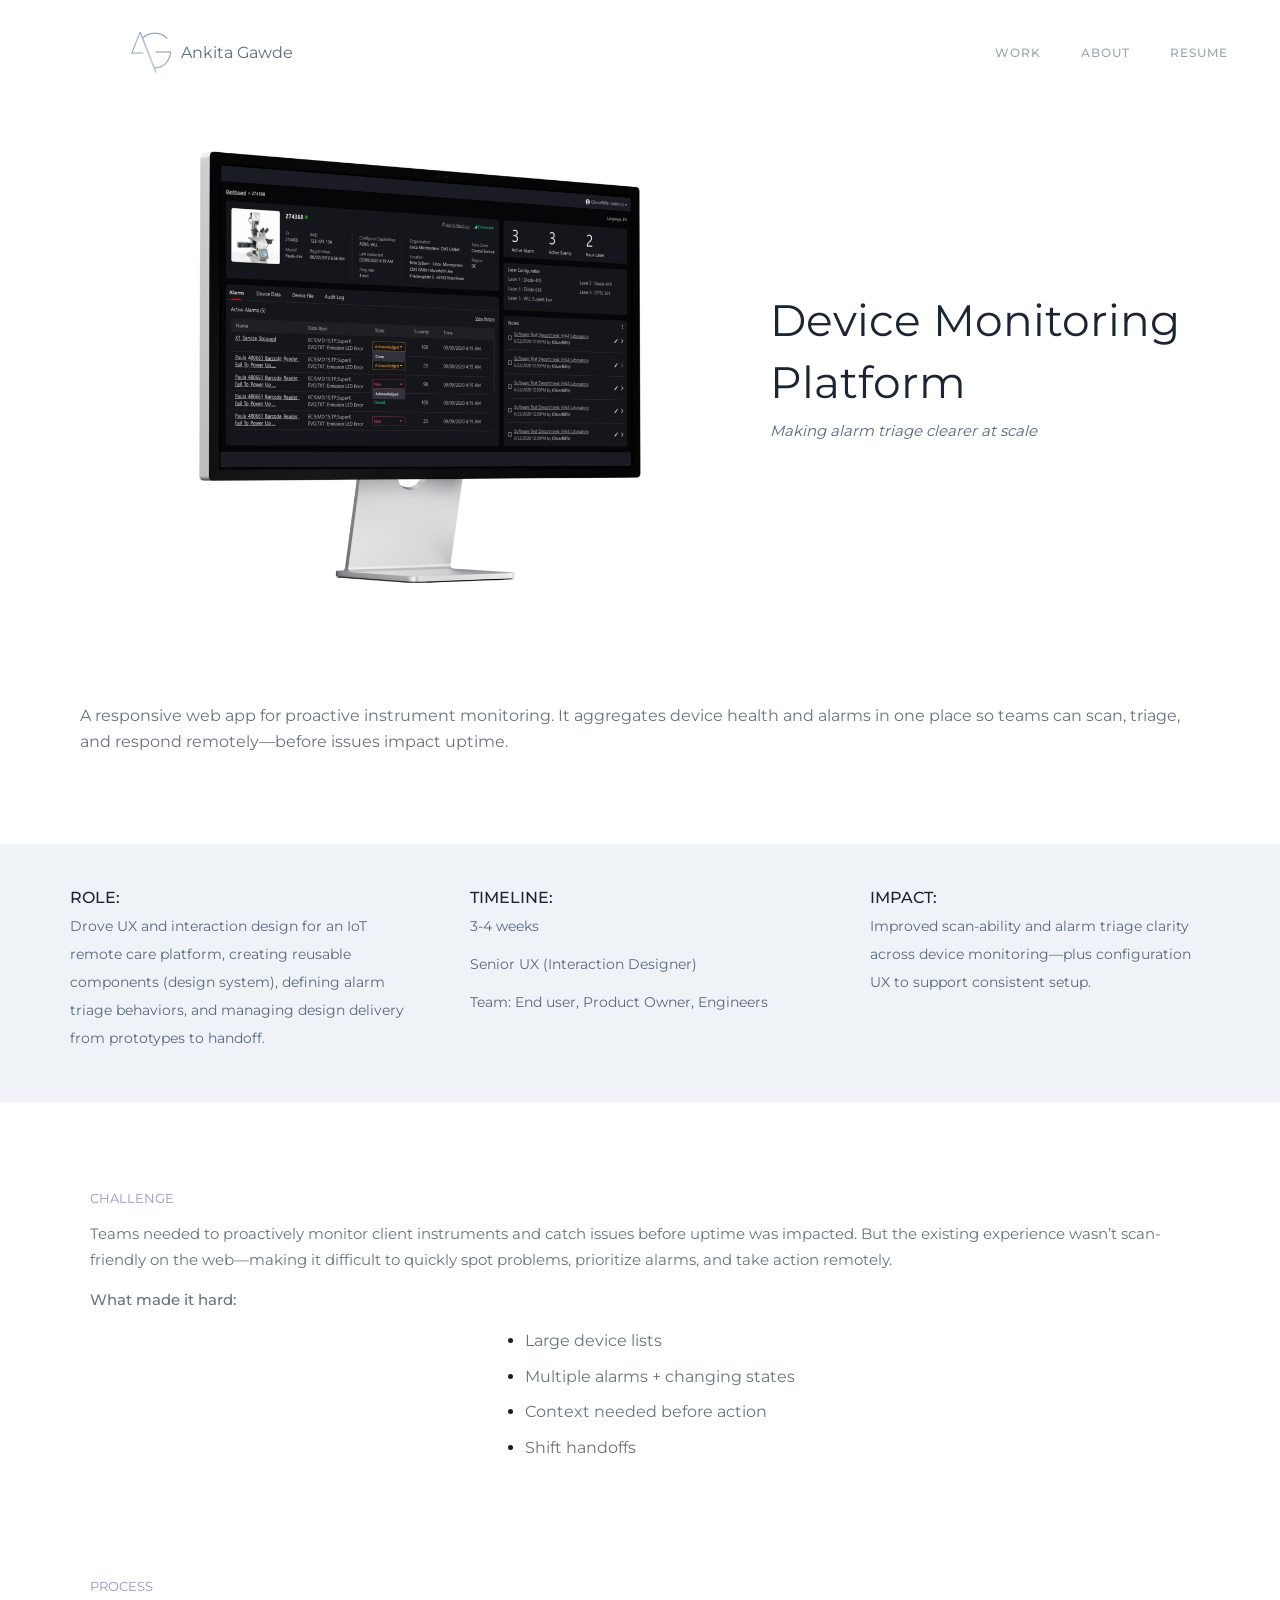
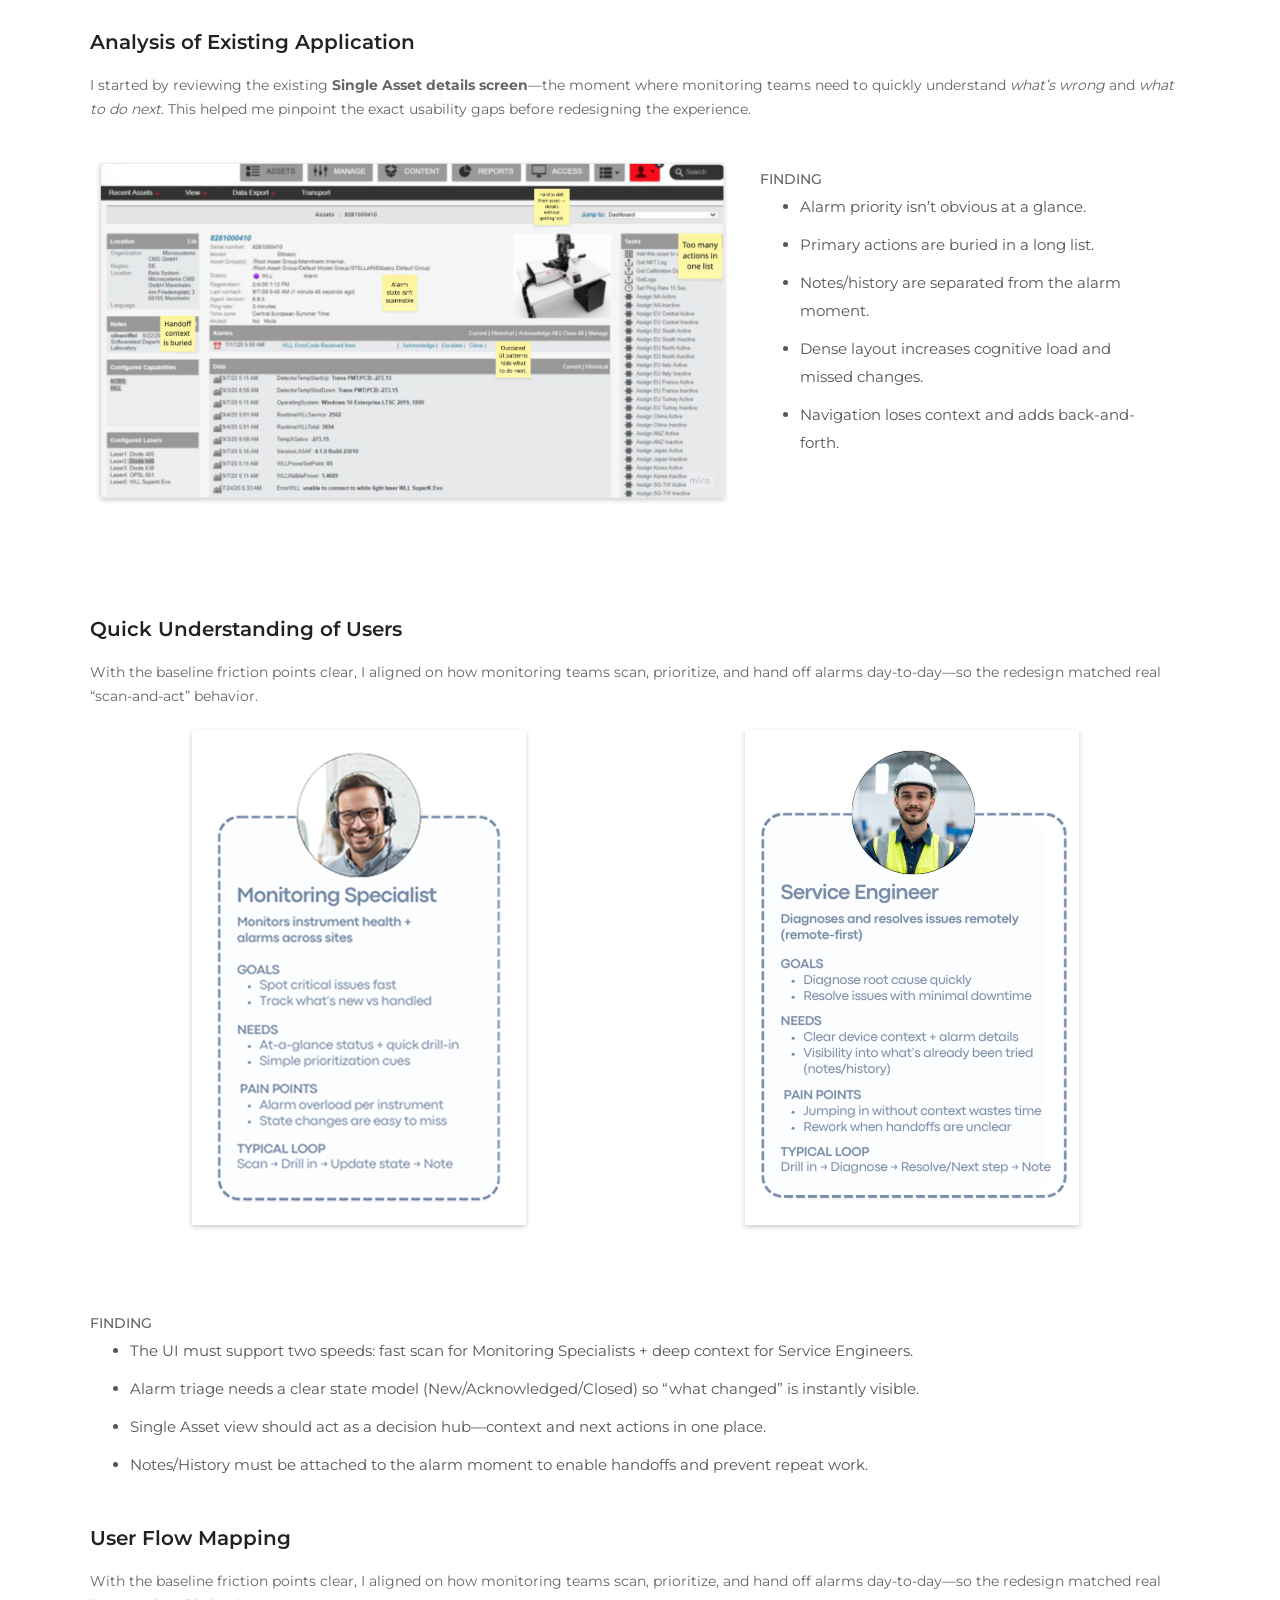
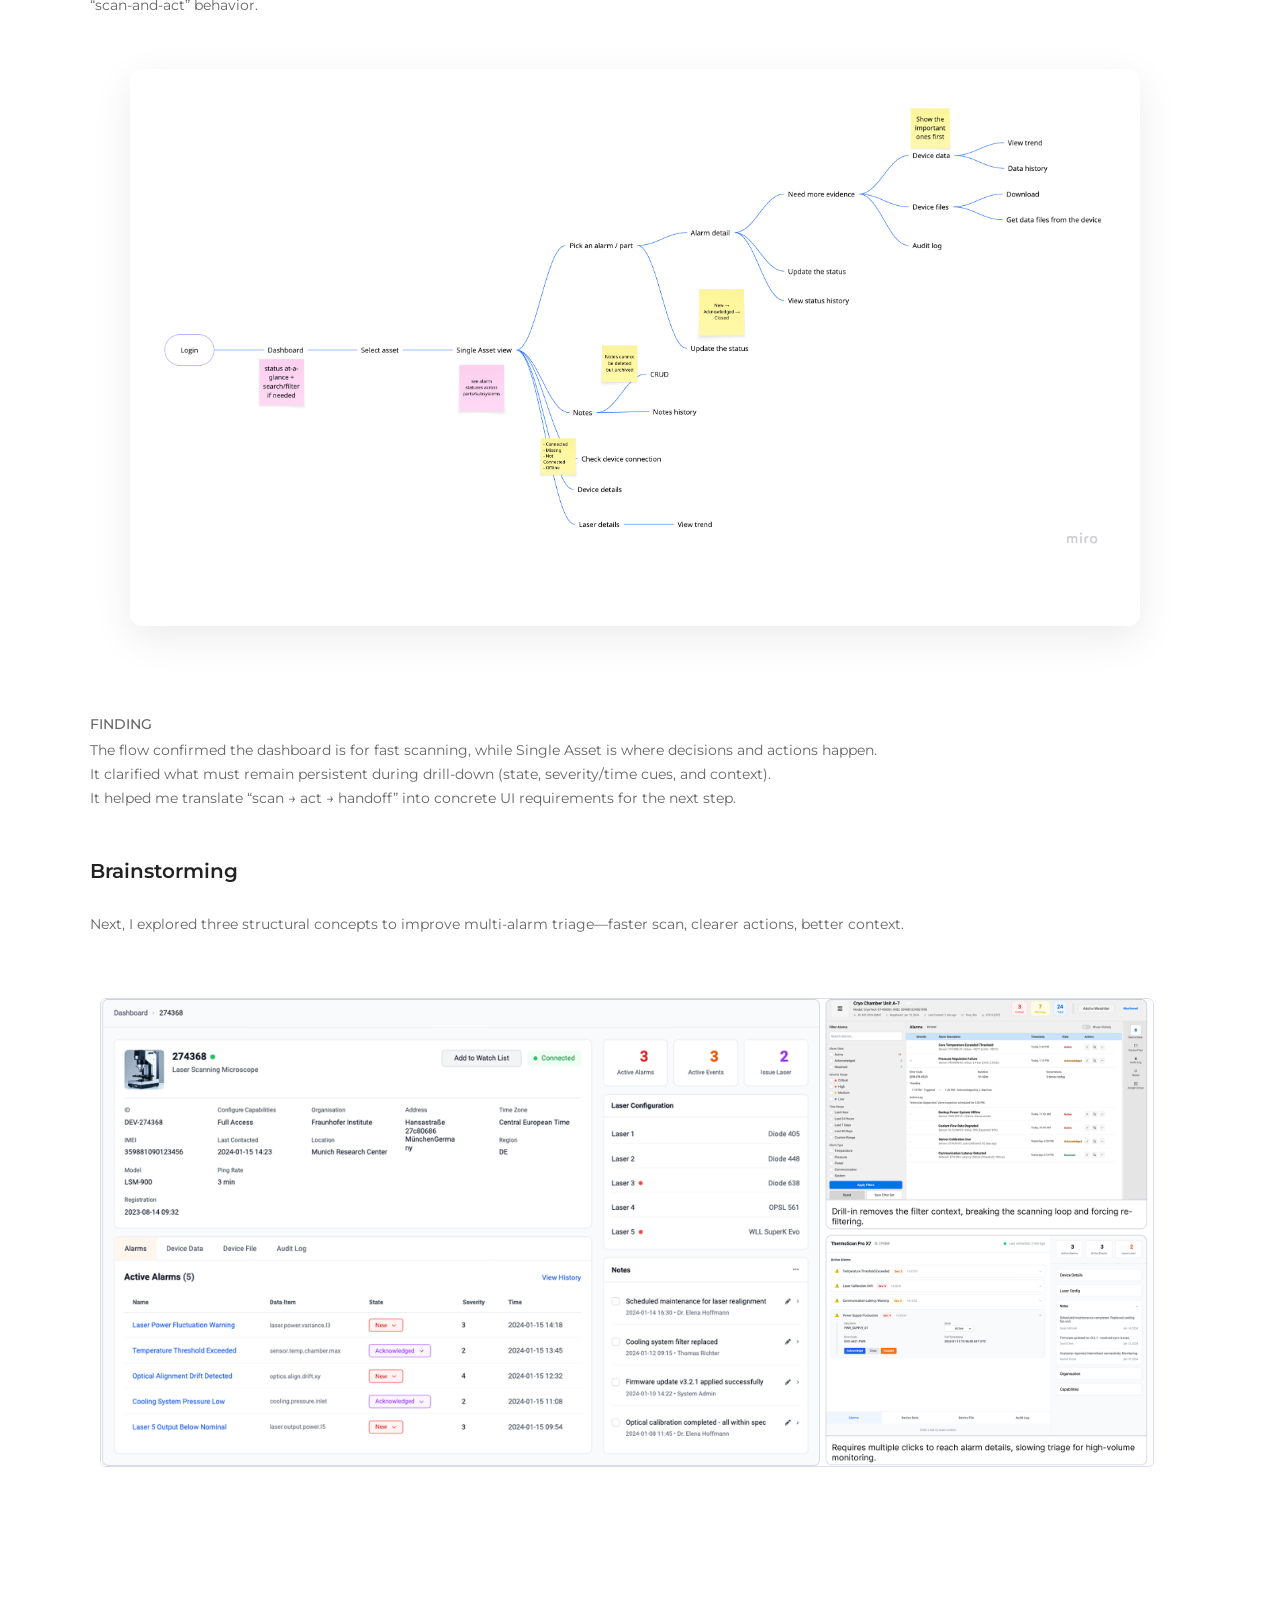
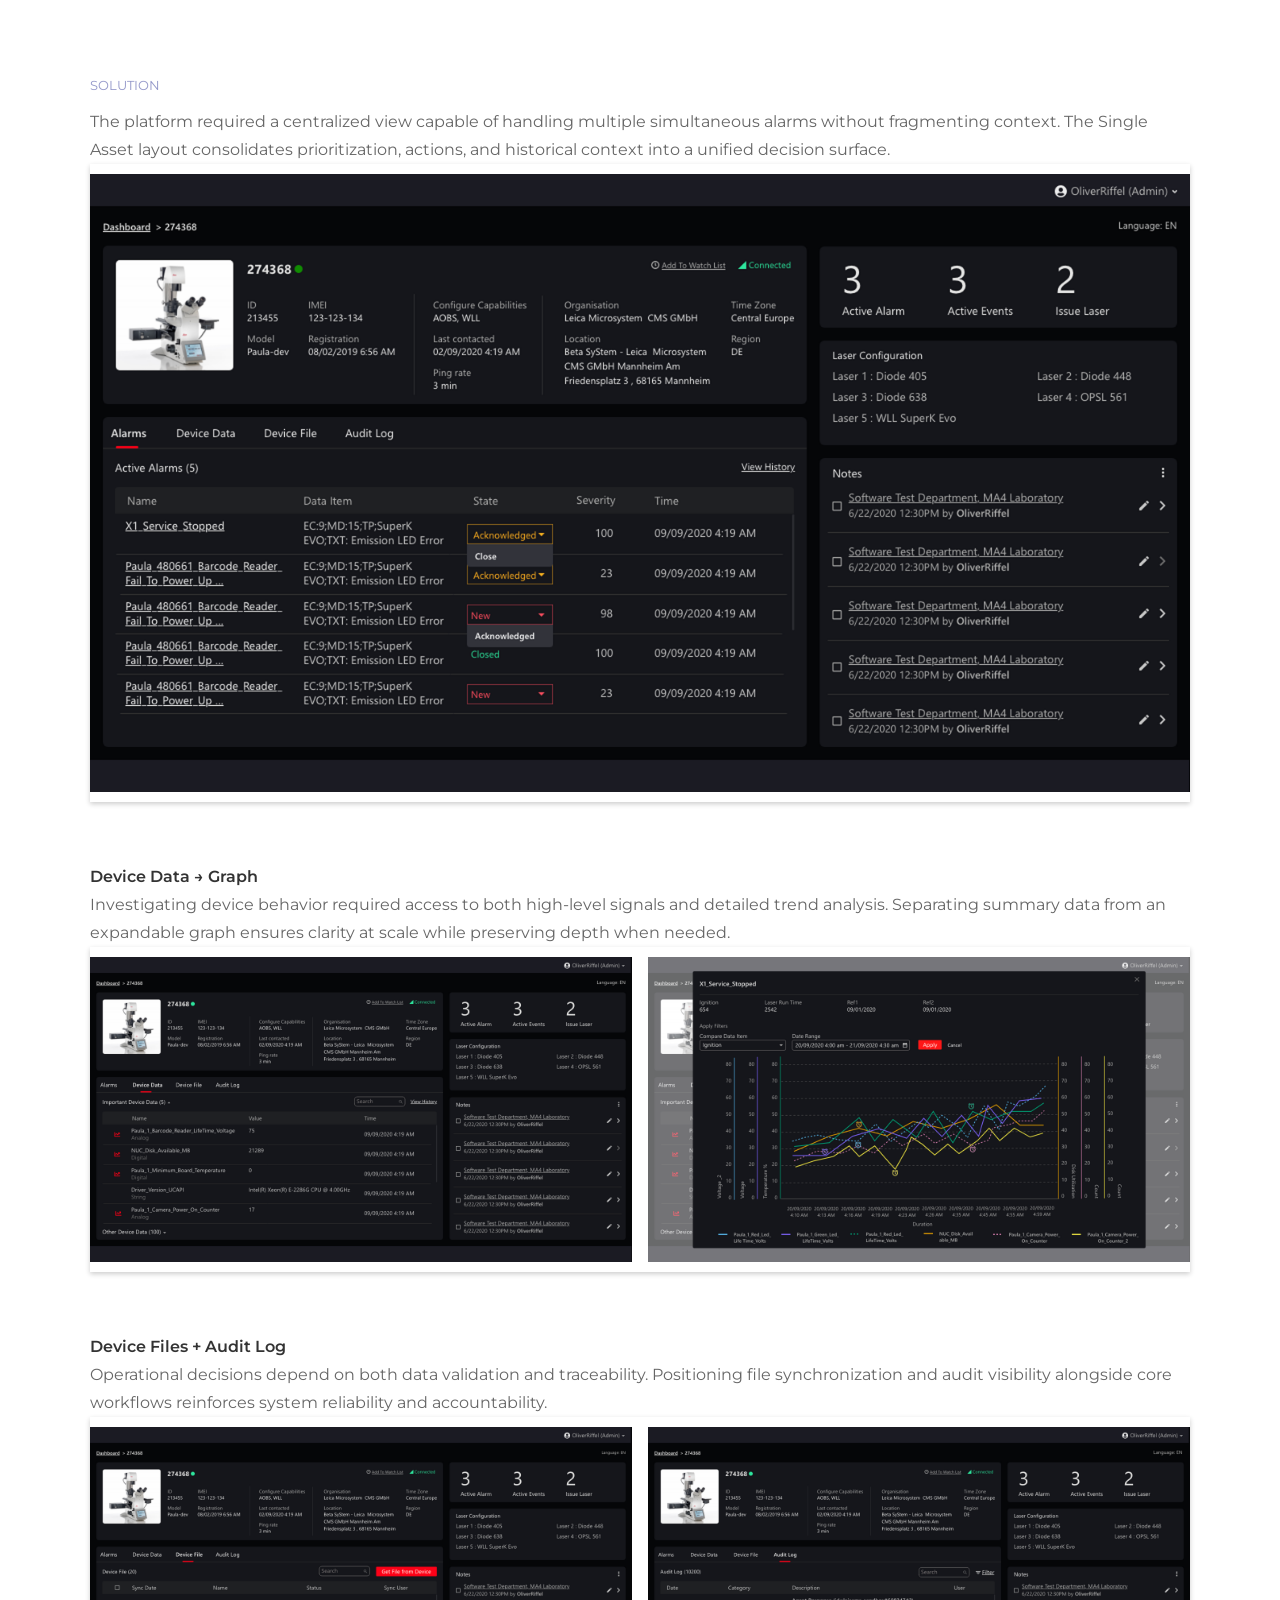
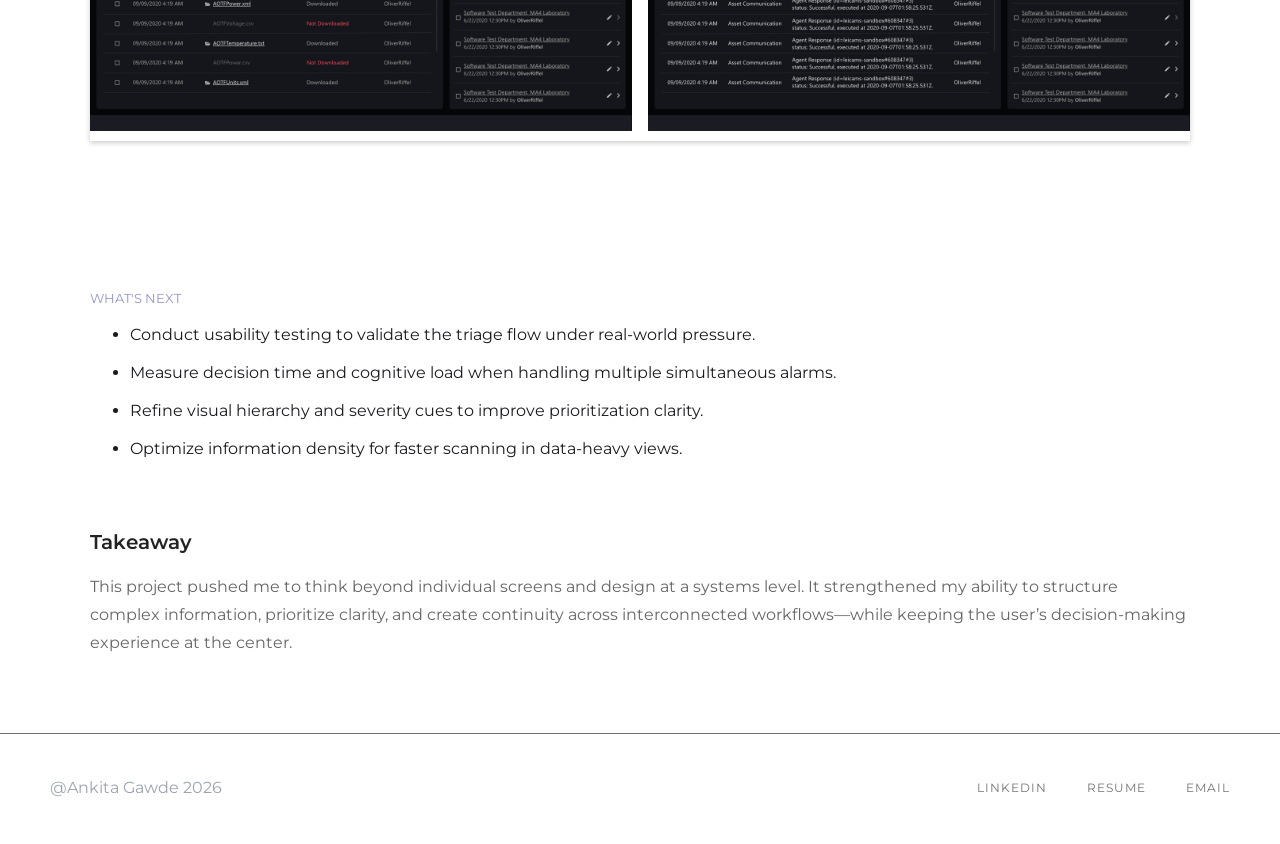
<file: device-monitoring-platform.html>
<!DOCTYPE html><!-- Last Published: Wed Jul 01 2026 18:28:29 GMT+0000 (Coordinated Universal Time) --><html data-wf-domain="www.ankitagawde.com" data-wf-page="699f788e688a3923585375c5" data-wf-site="6843b14fb0c0076e866ca046"><head><meta charset="utf-8"/><title>Device Monitoring Platform</title><meta content="Device Monitoring Platform" property="og:title"/><meta content="Device Monitoring Platform" name="twitter:title"/><meta content="width=device-width, initial-scale=1" name="viewport"/><link href="assets/site-f3c978c55743.css" rel="stylesheet" type="text/css" crossorigin="anonymous"/><link rel="stylesheet" href="project-fonts.css"><script type="text/javascript">!function(o,c){var n=c.documentElement,t=" w-mod-";n.className+=t+"js",("ontouchstart"in o||o.DocumentTouch&&c instanceof DocumentTouch)&&(n.className+=t+"touch")}(window,document);</script><link href="assets/site-7268acee9e4a.png" rel="shortcut icon" type="image/x-icon"/><link href="assets/site-94f956146da7.png" rel="apple-touch-icon"/><link rel="stylesheet" href="project-responsive.css"></head><body class="body-6"><div data-collapse="medium" data-animation="default" data-duration="400" data-easing="ease" data-easing2="ease" role="banner" class="navigation case-study w-nav"><div class="navigation-items"><a href="index.html" class="logo-link w-nav-brand"><img src="assets/site-39f2ca8dfbdf.png" loading="lazy" width="48" alt="" class="image-37"/><div class="text-block-12">Ankita Gawde</div></a><div class="navigation-wrap"><nav role="navigation" class="navigation-items w-nav-menu"><a href="index.html" class="navigation-item w-nav-link">work</a><a href="about-ankita-gawde.html" class="navigation-item w-nav-link">About</a><a href="assets/site-0fb4a8c27175.pdf" target="_blank" class="navigation-item w-nav-link">Resume</a></nav><div class="menu-button w-nav-button"><img src="assets/site-68684400c40a.png" width="22" alt="" class="menu-icon"/></div></div></div></div><section class="hero-visual-section"><div class="w-layout-blockcontainer container-header w-container"><div class="hero-visual remote-care"><img src="assets/site-33e1874d38f0.png" loading="lazy" width="1007" id="w-node-e9151b78-51fb-98b1-435e-e3a8227d024c-585375c5" alt="" sizes="(max-width: 767px) 100vw, (max-width: 991px) 728px, 940px" class="ai-project care-remote"/><div class="header-text long-text"><h1 class="heading-2">Device Monitoring Platform</h1><h6 class="heading"><em class="italic-text">Making alarm triage clearer at scale</em></h6></div></div></div></section><section class="intro-section"><div class="w-layout-blockcontainer intor-container w-container"><div class="div-intro-text"><div class="content">A responsive web app for proactive instrument monitoring. It aggregates device health and alarms in one place so teams can scan, triage, and respond remotely—before issues impact uptime.</div></div></div></section><section class="role-section"><div class="w-layout-blockcontainer container-21 w-container"><div class="w-layout-grid role-grid long-text"><div class="role-div-grid"><h6 class="role-heading">Role:</h6><div class="role-subtext">Drove UX and interaction design for an IoT remote care platform, creating reusable components (design system), defining alarm triage behaviors, and managing design delivery from prototypes to handoff.</div></div><div id="w-node-_510770d6-a4e1-a228-b98f-2869cc856000-585375c5" class="role-div-grid long-text"><h6 class="role-heading">Timeline:</h6><div class="role-subtext">3-4 weeks</div><div class="role-subtext">Senior UX (Interaction Designer)</div><div class="role-subtext">Team: End user, Product Owner, Engineers</div></div><div class="role-div-grid"><h6 class="role-heading">Impact:</h6><div class="role-subtext">Improved scan-ability and alarm triage clarity across device monitoring—plus configuration UX to support consistent setup.</div></div></div></div></section><section class="section"><div class="w-layout-blockcontainer main-container w-container"><div class="div-main"><h3 class="heading-section-h3">Challenge</h3><div class="content intro">Teams needed to proactively monitor client instruments and catch issues before uptime was impacted. But the existing experience wasn’t scan-friendly on the web—making it difficult to quickly spot problems, prioritize alarms, and take action remotely.</div><section><div class="content intro heading">What made it hard:</div><div class="challenges-list-div"><ul role="list" class="challenges-list"><li><div class="list-content-div"><div class="content regukar"><span>Large device lists</span></div></div></li><li><div class="list-content-div"><div class="content regukar"><span>Multiple alarms + changing states</span></div></div></li><li><div class="list-content-div"><div class="content regukar"><span>Context needed before action</span></div></div></li><li><div class="list-content-div"><div class="content regukar"><span>Shift handoffs</span></div></div></li></ul></div></section></div></div></section><section class="section"><div class="w-layout-blockcontainer main-container w-container"><h3 class="heading-section-h3">Process</h3><div class="block-a"><section class="into-section"><div class="process-heading-div"><h3 class="subtitle">Analysis of Existing Application</h3><div class="process-notes">I started by reviewing the existing <strong>Single Asset details screen</strong>—the moment where monitoring teams need to quickly understand <em>what’s wrong</em> and <em>what to do next</em>. This helped me pinpoint the exact usability gaps before redesigning the experience.</div></div></section><section class="process-content"><div class="spilt-div-60-40"><div class="w-layout-grid process"><div id="w-node-_61474498-dfb4-3c02-bfe9-0b50e97ff73d-585375c5" class="div-grid-image rc"><img src="assets/site-5ed70ce736d5.png" loading="lazy" width="436.5" id="w-node-_61474498-dfb4-3c02-bfe9-0b50e97ff73e-585375c5" alt="Filter chip with 35 px height vs 44×44 target overlay" sizes="(max-width: 479px) 100vw, (max-width: 767px) 49vw, (max-width: 991px) 356px, 437px" class="content-image rc"/></div><div class="details-div"><section class="finding-section"><h6 class="heading-8">Finding</h6><ul role="list" class="finding-list"><li class="list-content">Alarm priority isn’t obvious at a glance.</li><li class="list-content">Primary actions are buried in a long list.</li><li class="list-content">Notes/history are separated from the alarm moment.</li><li class="list-content">Dense layout increases cognitive load and missed changes.</li><li class="list-content">Navigation loses context and adds back-and-forth.</li></ul></section></div></div></div></section></div><div class="block-a"><section class="into-section"><div class="process-heading-div"><h3 class="subtitle">Quick Understanding of Users</h3><div class="process-notes">With the baseline friction points clear, I aligned on how monitoring teams scan, prioritize, and hand off alarms day-to-day—so the redesign matched real “scan-and-act” behavior.</div></div></section><section class="process-content"><div class="w-layout-grid grid-50-50"><img src="assets/site-1114ed0fbf60.png" loading="lazy" width="623" alt="" class="persona-img"/><img src="assets/site-90693d1b1551.png" loading="lazy" alt="" class="persona-img"/></div></section><div class="outcome-div"><div class="details-div"><section class="finding-section"><h6 class="heading-8">Finding</h6><ul role="list" class="finding-list"><li class="list-content">The UI must support two speeds: fast scan for Monitoring Specialists + deep context for Service Engineers.</li><li class="list-content">Alarm triage needs a clear state model (New/Acknowledged/Closed) so “what changed” is instantly visible.</li><li class="list-content">Single Asset view should act as a decision hub—context and next actions in one place.</li><li class="list-content">Notes/History must be attached to the alarm moment to enable handoffs and prevent repeat work.</li></ul></section></div></div></div><div class="block-a"><section class="into-section"><div class="process-heading-div"><h3 class="subtitle">User Flow Mapping</h3><div class="process-notes">With the baseline friction points clear, I aligned on how monitoring teams scan, prioritize, and hand off alarms day-to-day—so the redesign matched real “scan-and-act” behavior.</div></div></section><section class="process-content"><div class="visual-wrapper"><img src="assets/site-5aa42ca42ec8.png" loading="lazy" width="959.5" sizes="(max-width: 767px) 100vw, (max-width: 991px) 728px, 940px" alt="Persona showing roles, tasks, tools, and pains." class="visual-img"/></div></section><div class="outcome-div"><div class="details-div"><section class="finding-section"><h6 class="heading-8">Finding</h6><div class="process-notes">The flow confirmed the dashboard is for fast scanning, while Single Asset is where decisions and actions happen.<br/>It clarified what must remain persistent during drill-down (state, severity/time cues, and context).<br/>It helped me translate “scan → act → handoff” into concrete UI requirements for the next step.</div></section></div></div></div><div class="block-a"><section class="into-section"><div class="process-heading-div"><h3 class="subtitle">Brainstorming</h3></div></section><section class="process-content"><div class="process-heading-div"><div class="process-notes">Next, I explored three structural concepts to improve multi-alarm triage—faster scan, clearer actions, better context.</div></div><div class="visual-wrapper no-border no-edge"><section class="content-section grid"><div class="w-layout-blockcontainer content-imgae cutom w-container"><img src="assets/site-6857a435df57.png" loading="lazy" sizes="100vw" alt="" class="image-41"/></div></section></div></section></div></div></section><section class="section"><div class="w-layout-blockcontainer main-container w-container"><div class="opening-div"><h3 class="heading-section-h3">Solution</h3><div><section class="content-section"><div class="w-layout-blockcontainer content-container w-container"><div class="text-content"><div class="content-text">The platform required a centralized view capable of handling multiple simultaneous alarms without fragmenting context. The Single Asset layout consolidates prioritization, actions, and historical context into a unified decision surface.</div></div><div class="content-image"><img src="assets/site-67d31c16b52c.png" loading="lazy" sizes="100vw" alt=""/></div></div><div class="w-layout-blockcontainer content-container w-container"><div class="text-content"><div class="content-text header"><strong class="bold-text-30">Device Data → Graph<br/></strong></div><div class="content-text">Investigating device behavior required access to both high-level signals and detailed trend analysis. Separating summary data from an expandable graph ensures clarity at scale while preserving depth when needed.</div></div><div class="content-image grid"><img src="assets/site-5165f89c93c5.png" loading="lazy" sizes="100vw" alt=""/><img src="assets/site-d8ffbecd234e.png" loading="lazy" sizes="100vw" alt=""/></div></div><div class="w-layout-blockcontainer content-container w-container"><div class="text-content"><div class="content-text header"><strong class="bold-text-30">Device Files + Audit Log<br/></strong></div><div class="content-text">Operational decisions depend on both data validation and traceability. Positioning file synchronization and audit visibility alongside core workflows reinforces system reliability and accountability.</div></div><div class="content-image grid"><img src="assets/site-b7161c735e69.png" loading="lazy" sizes="100vw" alt=""/><img src="assets/site-47e0055d4079.png" loading="lazy" sizes="100vw" alt=""/></div></div></section></div></div></div></section><section class="section"><div class="w-layout-blockcontainer main-container w-container"><section><h3 class="heading-section-h3">What&#x27;s next</h3><div class="block-a"><section class="into-section"><div class="process-heading-div"><ul role="list" class="li-conclusion"><li class="ui-concluion-item">Conduct usability testing to validate the triage flow under real-world pressure.</li><li class="ui-concluion-item">Measure decision time and cognitive load when handling multiple simultaneous alarms.</li><li class="ui-concluion-item">Refine visual hierarchy and severity cues to improve prioritization clarity.</li><li class="ui-concluion-item">Optimize information density for faster scanning in data-heavy views.</li></ul></div></section></div></section><section><h3 class="subtitle">Takeaway</h3><div class="block-a"><div class="content-text">This project pushed me to think beyond individual screens and design at a systems level. It strengthened my ability to structure complex information, prioritize clarity, and create continuity across interconnected workflows—while keeping the user’s decision-making experience at the center.</div></div></section></div></section><section class="nextchapters"><div class="w-layout-blockcontainer container-19 w-container"><div class="w-layout-grid grid-12"><div class="content-div"><div class="image-content-div"><img src="assets/site-992333720c7e.png" loading="lazy" width="361" sizes="(max-width: 479px) 100vw, (max-width: 767px) 49vw, (max-width: 991px) 356px, 361px" alt="" class="image-27 mobile-image"/></div><div class="case-study-descrptio"><h5 class="heading-next-case-study">Kitchen Thread</h5><div class="casestudy-subtitle-text"><strong class="bold-text-10">Mobile UX | Role-Based Access | Lightweight UI</strong></div></div></div><div class="content-div right"><div class="image-content-div"><div class="coming-soon-div small"><h1 class="heading-6">Coming Soon</h1></div></div><div class="case-study-descrptio"><h5 class="heading-next-case-study">Patient Scheduler</h5><div class="casestudy-subtitle-text"><strong class="bold-text-10">Usability | UX | CLINICAL WORKFLOW STRATEGY</strong></div></div></div></div></div></section><div class="footer-wrap"><div class="div-block-46"><div class="text-block-41">@Ankita Gawde 2026</div></div><div class="footer-links"><a href="https://www.linkedin.com/in/ankita-gawde/" target="_blank" class="footer-item">LinkedIN</a><a href="assets/site-0fb4a8c27175.pdf" class="footer-item">Resume</a><a href="mailto:ankita.k.gawde@gmail.com?subject=Need%20to%20connect" class="footer-item">Email</a></div></div><script src="assets/site-19375f7165e5.js" type="text/javascript" integrity="sha256-9/aliU8dGd2tb6OSsuzixeV4y/faTqgFtohetphbbj0=" crossorigin="anonymous"></script><script src="assets/site-999b4f00c429.js" type="text/javascript" integrity="sha384-4abIlA5/v7XaW1HMXKBgnUuhnjBYJ/Z9C1OSg4OhmVw9O3QeHJ/qJqFBERCDPv7G" crossorigin="anonymous"></script><script src="assets/site-69960b9c710f.js" type="text/javascript" integrity="sha384-fLdoGjoLKX/nqG8njyYXHUGSv4gM9auKU5g8e8jHL5T6O8P4RSt2KvdL3vsMI24a" crossorigin="anonymous"></script><script src="assets/site-ce89b5d8178e.js" type="text/javascript" integrity="sha384-qWgvC16Qv6w89cXUocXx3B1JoWvdSttziDX5I7Lv9Rr4+t2oFDUDd97dsTgC746q" crossorigin="anonymous"></script></body></html>
</file>
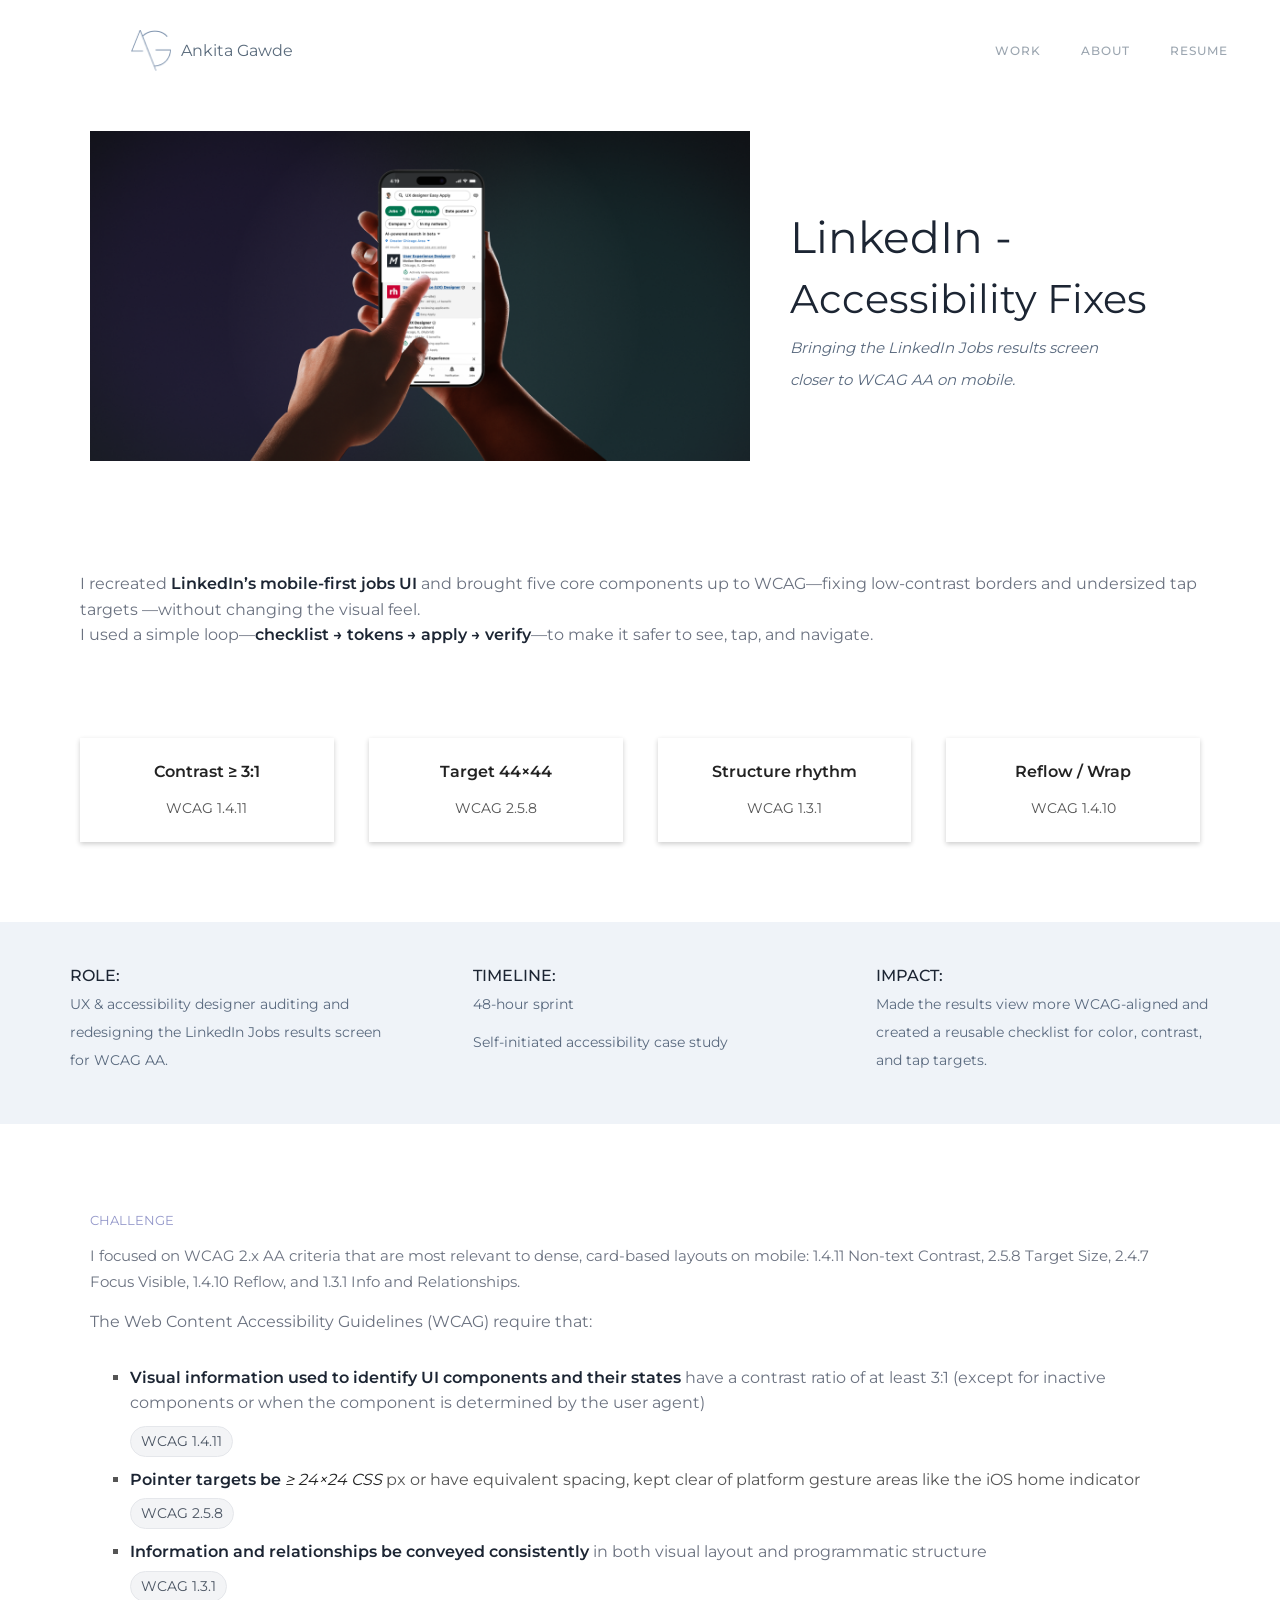
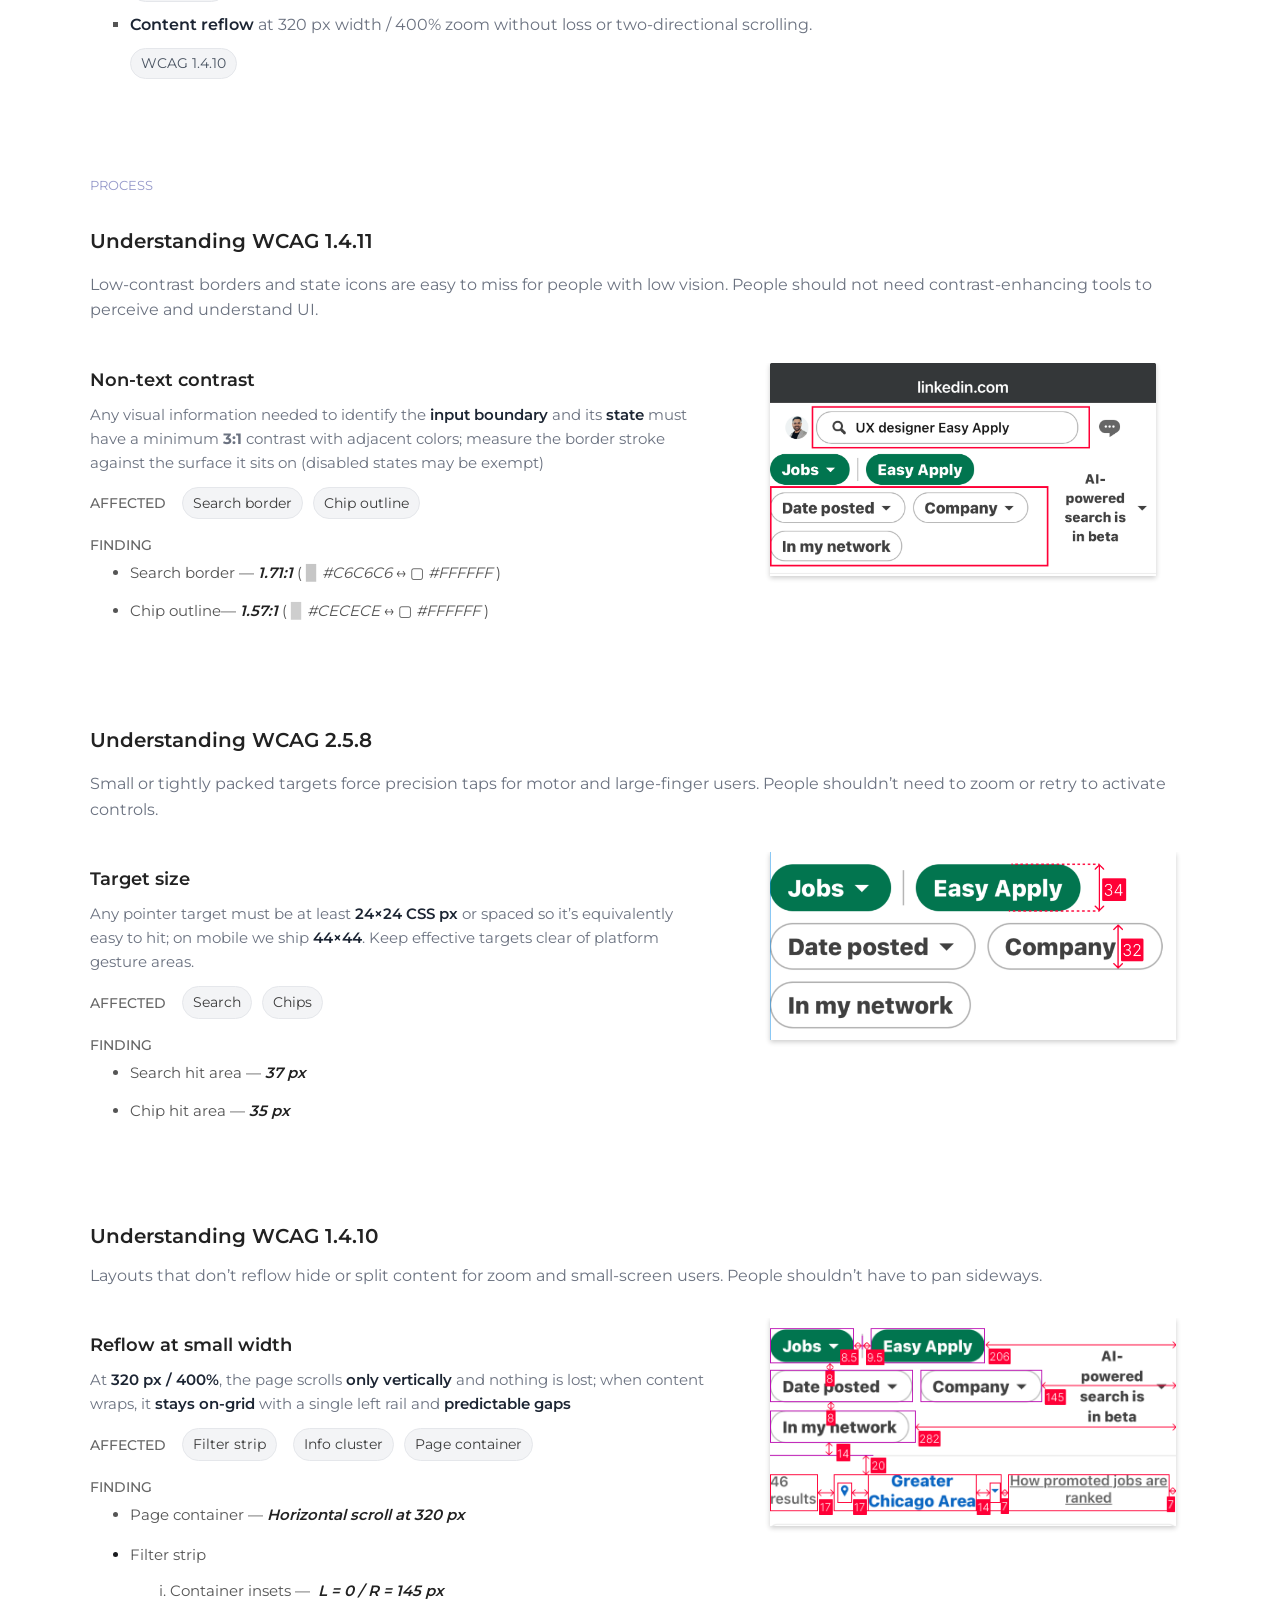
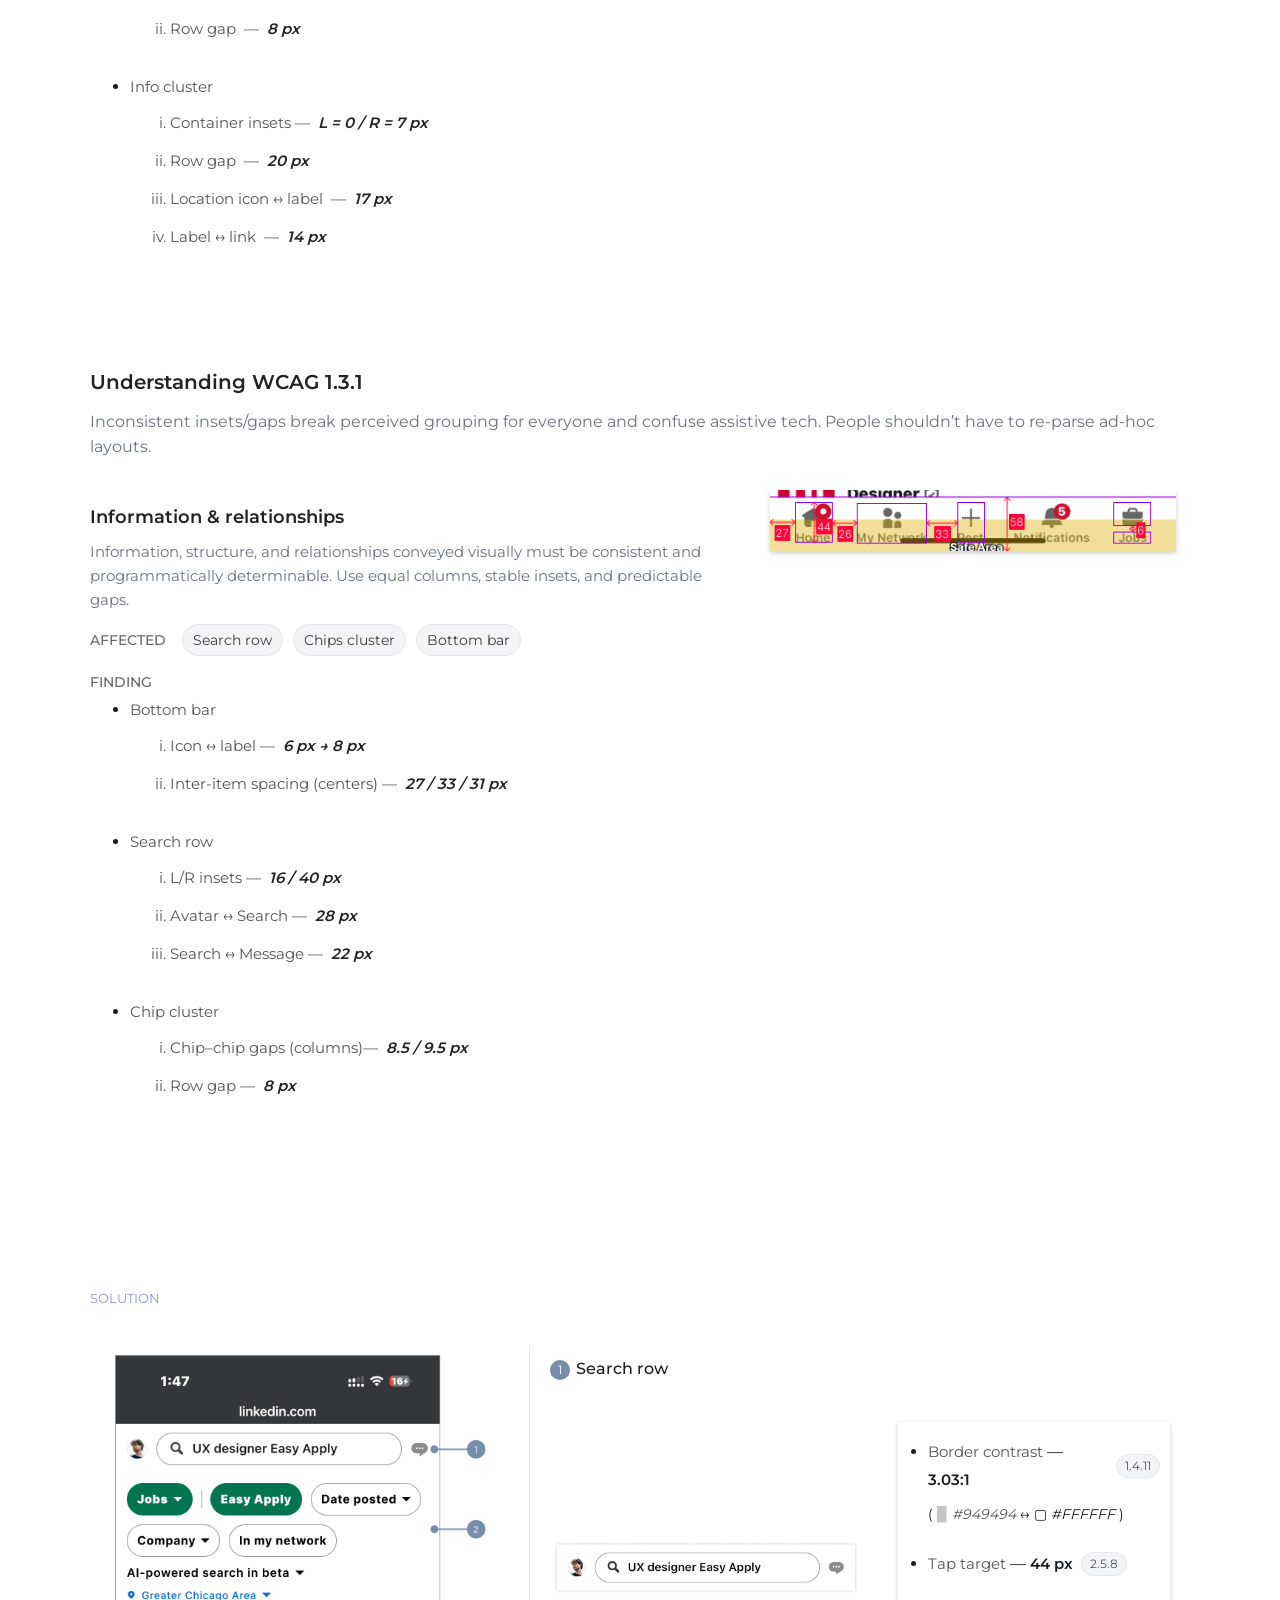
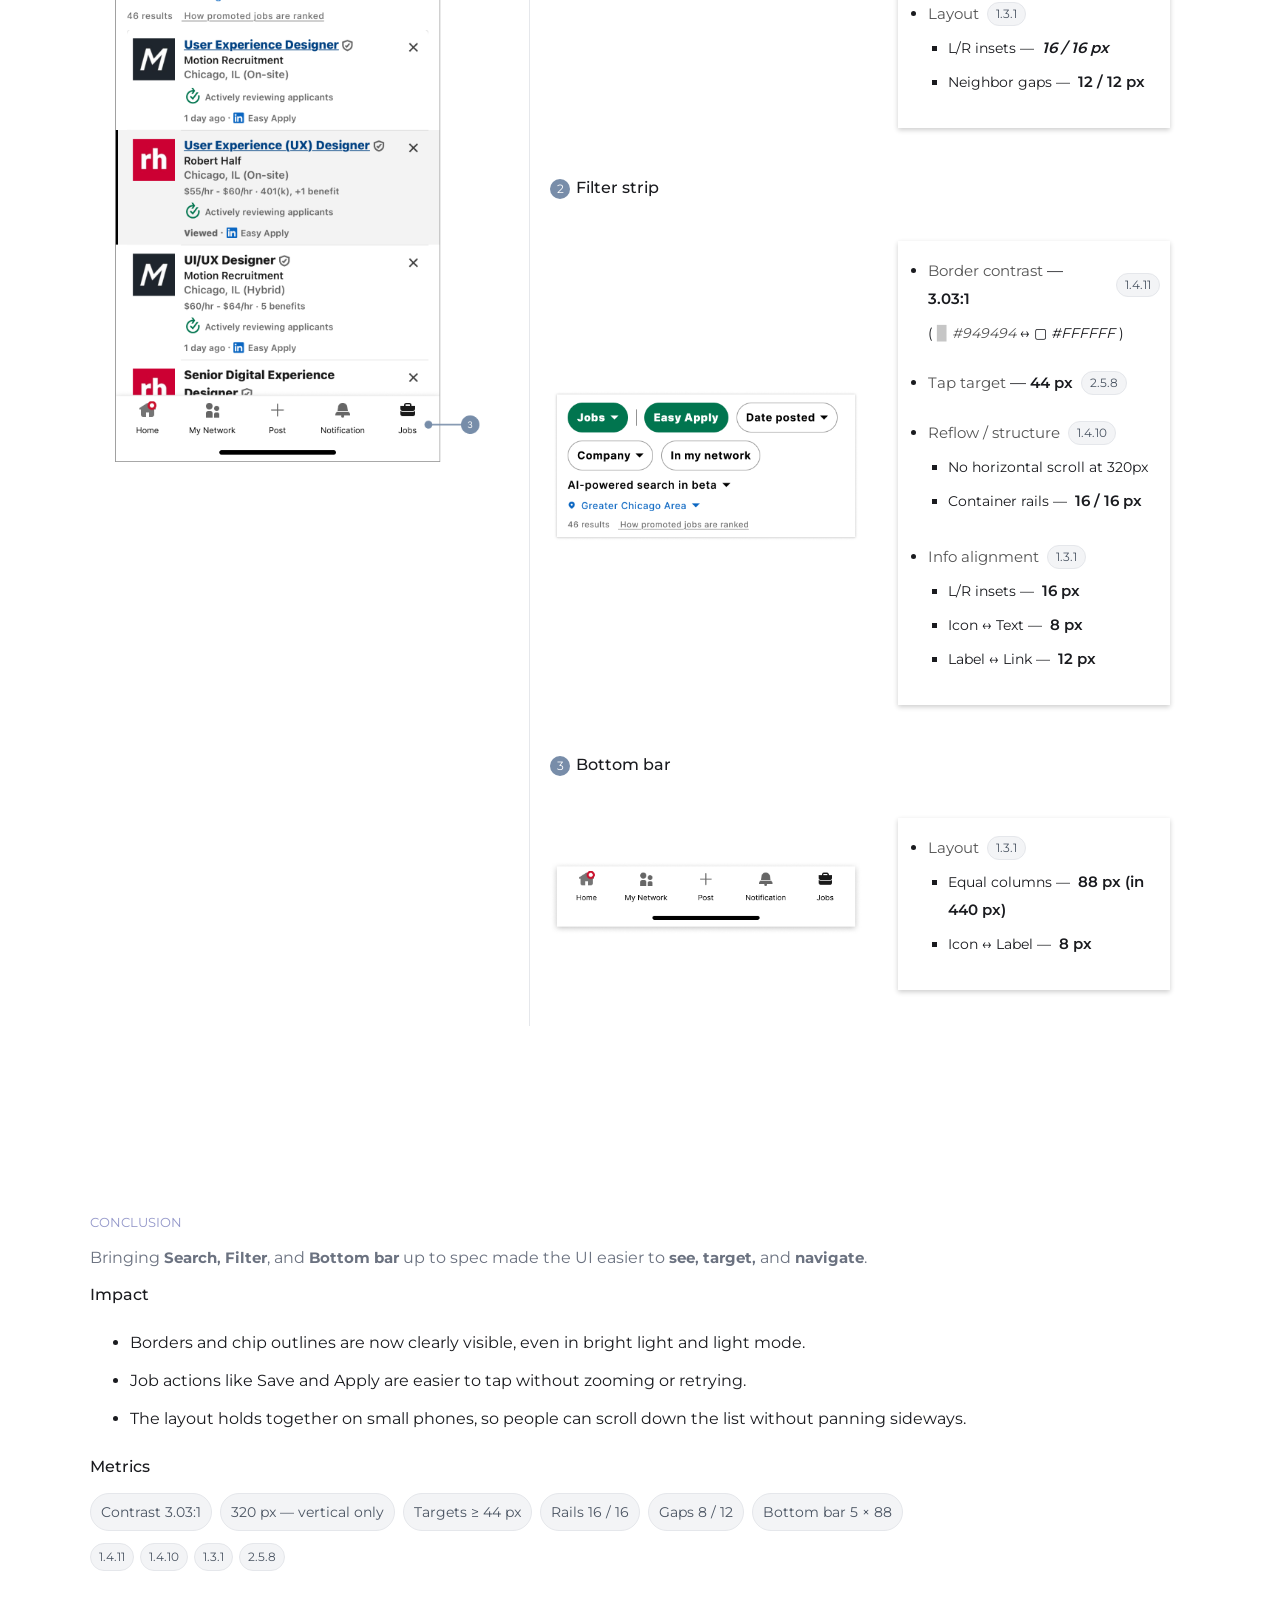
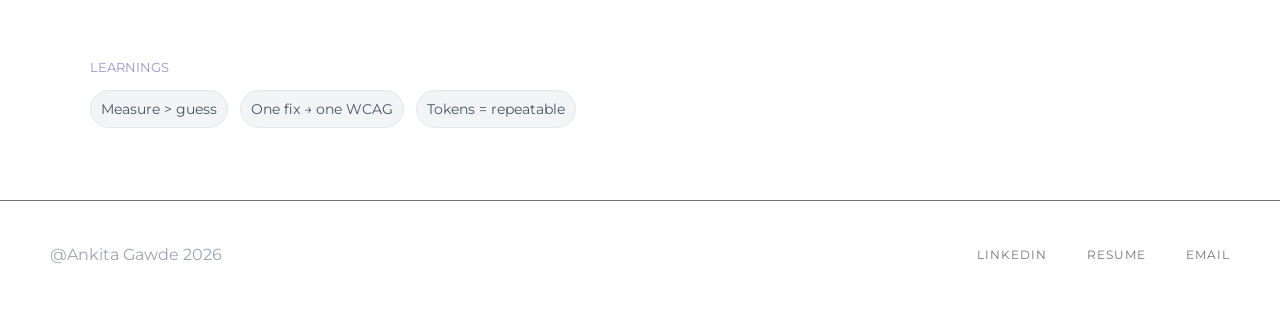
<file: linkedin---accessibility-fixes.html>
<!DOCTYPE html><!-- Last Published: Wed Jul 01 2026 18:28:29 GMT+0000 (Coordinated Universal Time) --><html data-wf-domain="www.ankitagawde.com" data-wf-page="68b0b964ef9abea1ae9bc607" data-wf-site="6843b14fb0c0076e866ca046"><head><meta charset="utf-8"/><title>LinkedIn - Accessibility Fixes</title><meta content="LinkedIn - Accessibility Fixes" property="og:title"/><meta content="LinkedIn - Accessibility Fixes" name="twitter:title"/><meta content="width=device-width, initial-scale=1" name="viewport"/><link href="assets/site-f3c978c55743.css" rel="stylesheet" type="text/css" crossorigin="anonymous"/><link rel="stylesheet" href="project-fonts.css"><script type="text/javascript">!function(o,c){var n=c.documentElement,t=" w-mod-";n.className+=t+"js",("ontouchstart"in o||o.DocumentTouch&&c instanceof DocumentTouch)&&(n.className+=t+"touch")}(window,document);</script><link href="assets/site-7268acee9e4a.png" rel="shortcut icon" type="image/x-icon"/><link href="assets/site-94f956146da7.png" rel="apple-touch-icon"/><link rel="stylesheet" href="project-responsive.css"></head><body class="body"><div data-collapse="medium" data-animation="default" data-duration="400" data-easing="ease" data-easing2="ease" role="banner" class="navigation case-study w-nav"><div class="navigation-items"><a href="index.html" class="logo-link w-nav-brand"><img src="assets/site-39f2ca8dfbdf.png" loading="lazy" width="48" alt="" class="image-37"/><div class="text-block-12">Ankita Gawde</div></a><div class="navigation-wrap"><nav role="navigation" class="navigation-items w-nav-menu"><a href="index.html" class="navigation-item w-nav-link">work</a><a href="about-ankita-gawde.html" class="navigation-item w-nav-link">About</a><a href="assets/site-0fb4a8c27175.pdf" target="_blank" class="navigation-item w-nav-link">Resume</a></nav><div class="menu-button w-nav-button"><img src="assets/site-68684400c40a.png" width="22" alt="" class="menu-icon"/></div></div></div></div><section class="hero-visual-section"><div class="w-layout-blockcontainer container-header w-container"><div class="hero-visual"><img src="assets/site-5d08efda310a.png" loading="lazy" width="1007" sizes="(max-width: 767px) 100vw, (max-width: 991px) 728px, 940px" alt="" class="ai-project wcag"/><div class="header-text"><h1 class="heading-2">LinkedIn - <span class="text-span-30">Accessibility Fixes</span></h1><h6 class="heading"><em class="italic-text">Bringing the LinkedIn Jobs results screen closer to WCAG AA on mobile.</em></h6></div></div></div></section><section class="intro-section"><div class="w-layout-blockcontainer intor-container w-container"><div class="div-intro-text"><div class="content">I recreated <strong class="highlight">LinkedIn’s mobile-first jobs UI</strong> and brought five core components up to WCAG—fixing low-contrast borders and undersized tap targets —without changing the visual feel. <br/>I used a simple loop—<strong class="highlight">checklist → tokens → apply → verify</strong>—to make it safer to see, tap, and navigate.</div></div><div class="div-intro-ws"><div class="w-layout-grid into-grid"><div class="card-wrapper legend"><h6 class="legend-text">Contrast ≥ 3:1</h6><div class="legend-subtext">WCAG 1.4.11</div></div><div class="card-wrapper legend"><h6 class="legend-text">Target 44×44</h6><div class="legend-subtext">WCAG 2.5.8</div></div><div class="card-wrapper legend"><h6 class="legend-text">Structure rhythm</h6><div class="legend-subtext">WCAG 1.3.1</div></div><div class="card-wrapper legend"><h6 class="legend-text">Reflow / Wrap</h6><div class="legend-subtext">WCAG 1.4.10</div></div></div></div></div></section><section class="role-section"><div class="w-layout-blockcontainer container-21 w-container"><div class="w-layout-grid role-grid"><div class="role-div-grid"><h6 class="role-heading">Role:</h6><div class="role-subtext">UX &amp; accessibility designer auditing and redesigning the LinkedIn Jobs results screen for WCAG AA.</div></div><div id="w-node-ad908621-51a7-1273-cd7b-45a15df7f8b5-ae9bc607" class="role-div-grid"><h6 class="role-heading">Timeline:</h6><div class="role-subtext">48-hour sprint</div><div class="role-subtext">Self-initiated accessibility case study</div></div><div class="role-div-grid"><h6 class="role-heading">Impact:</h6><div class="role-subtext">Made the results view more WCAG-aligned and created a reusable checklist for color, contrast, and tap targets.</div></div></div></div></section><section class="section"><div class="w-layout-blockcontainer main-container w-container"><div class="div-main"><h3 class="heading-section-h3">Challenge</h3><div class="content intro">I focused on WCAG 2.x AA criteria that are most relevant to dense, card-based layouts on mobile: 1.4.11 Non-text Contrast, 2.5.8 Target Size, 2.4.7 Focus Visible, 1.4.10 Reflow, and 1.3.1 Info and Relationships.</div><div class="content">The Web Content Accessibility Guidelines (WCAG) require that:</div><div class="challenges-list-div"><ul role="list" class="challenge-list-2"><li><div class="list-content-div"><div class="content"><span class="highlight">Visual information used to identify UI components and their states</span> have a contrast ratio of at least 3:1 (except for inactive components or when the component is determined by the user agent) </div></div><div class="div-block-44"><div class="chip-text-block challenges">WCAG 1.4.11</div></div></li><li><div><div class="list-content-div"><span class="highlight">Pointer targets be </span><span class="text-span-15">≥ 24×24 CSS</span> px or have equivalent spacing, kept clear of platform gesture areas like the iOS home indicator</div></div><div class="div-block-44"><div class="chip-text-block challenges">WCAG 2.5.8</div></div></li><li><div><div class="list-content-div"><span class="highlight">Information and relationships be conveyed consistently</span> <span class="content">in both visual layout and programmatic structure</span></div></div><div class="div-block-44"><div class="chip-text-block challenges">WCAG 1.3.1</div></div></li><li><div class="list-content-div"><div class="content"><span class="highlight">Content reflow</span><span class="content"> </span>at 320 px width / 400% zoom without loss or two-directional scrolling.</div></div><div class="div-block-44"><div class="chip-text-block challenges">WCAG 1.4.10</div></div></li></ul></div></div></div></section><section class="section"><div class="w-layout-blockcontainer main-container w-container"><div class="opening-div"><h3 class="heading-section-h3">Process</h3><section class="process-content"><div class="process-heading-div"><h3 class="subtitle">Understanding WCAG 1.4.11</h3><div class="content">Low-contrast borders and state icons are easy to miss for people with low vision. People should not need contrast-enhancing tools to perceive and understand UI. </div></div><div class="spilt-div-60-40"><div class="w-layout-grid process"><div class="details-div"><h5 class="problem-heading">Non-text contrast</h5><div class="content sub">Any visual information needed to identify the <strong class="highlight">input boundary</strong> and its <strong class="highlight">state</strong> must have a minimum <strong>3:1</strong> contrast with adjacent colors; measure the border stroke against the surface it sits on (disabled states may be exempt)</div><div class="affected-div"><h6 class="heading-8">Affected </h6><div class="chip-div"><div class="chip variation-2"><div class="wcag-block"><span>Search border</span></div></div><div class="chip variation-2"><div class="wcag-block"><span>Chip outline</span></div></div></div></div><section class="finding-section"><h6 class="heading-8">Finding</h6><ul role="list" class="finding-list"><li class="list-content"><strong class="bold-text-17">Search border</strong> — <strong class="italic-numeric">1.71:1</strong> <span>(</span> <span class="text-span-27">▉</span> <em class="italic-text-3">#C6C6C6</em> ↔ ▢ <em>#FFFFFF</em> )</li><li class="list-content"><strong class="bold-text-17">Chip outline</strong>— <strong class="italic-numeric">1.57:1</strong> <span>(</span> <span class="text-span-28">▉</span> <em>#CECECE</em> ↔ ▢ <em>#FFFFFF</em> )</li></ul></section></div><div id="w-node-f841c528-dfc9-ade3-f05a-d14f4eeb31a0-ae9bc607" class="div-grid-image dual-image"><img src="assets/site-3965a626dac2.png" loading="lazy" width="436.5" id="w-node-_115b58da-fb09-8fa0-6878-b53b88fe1a17-ae9bc607" alt="Search bar with border contrast increased from 1.71:1 to 3.03:1" sizes="(max-width: 479px) 100vw, (max-width: 767px) 49vw, (max-width: 991px) 356px, 437px" class="content-image"/><img src="assets/site-3965a626dac2.png" loading="lazy" sizes="100vw" alt="" class="content-image long-iamge"/></div></div></div></section><section class="process-content"><div class="process-heading-div"><h3 class="subtitle">Understanding WCAG 2.5.8</h3><div class="content">Small or tightly packed targets force precision taps for motor and large-finger users. People shouldn’t need to zoom or retry to activate controls.</div></div><div class="spilt-div-60-40"><div class="w-layout-grid process"><div class="details-div"><h5 class="problem-heading">Target size</h5><div class="content sub">Any pointer target must be at least <strong class="highlight">24×24 CSS px</strong> or spaced so it’s equivalently easy to hit; on mobile we ship <strong class="highlight">44×44</strong>. Keep effective targets clear of platform gesture areas.</div><div class="affected-div"><h6 class="heading-8">Affected </h6><div class="chip-div"><div class="chip variation-2"><div class="wcag-block"><span>Search </span></div></div><div class="chip variation-2"><div class="wcag-block"><span>Chips</span></div></div></div></div><section class="finding-section"><h6 class="heading-8">Finding</h6><ul role="list" class="finding-list"><li class="list-content"><strong class="bold-text-17">Search hit area</strong> — <strong class="italic-numeric">37 px </strong></li><li class="list-content">Chip hit area — <strong class="italic-numeric">35 px</strong> </li></ul></section></div><div id="w-node-_674f154f-77f2-a925-ecf8-40adadcee7a7-ae9bc607" class="div-grid-image"><img src="assets/site-6f0bf981a0e4.png" loading="lazy" width="436.5" id="w-node-_674f154f-77f2-a925-ecf8-40adadcee7a8-ae9bc607" alt="Filter chip with 35 px height vs 44×44 target overlay" sizes="(max-width: 479px) 100vw, (max-width: 767px) 49vw, (max-width: 991px) 356px, 437px" class="content-image"/></div></div></div></section><section class="process-content"><div class="process-heading-div"><h4 class="subtitle">Understanding WCAG 1.4.10</h4><div class="content">Layouts that don’t reflow hide or split content for zoom and small-screen users. People shouldn’t have to pan sideways.</div></div><div class="spilt-div-60-40"><div class="w-layout-grid process"><div class="details-div"><h5 class="problem-heading">Reflow at small width</h5><div class="content sub">At <strong class="highlight">320 px / 400%</strong>, the page scrolls <strong class="highlight">only vertically</strong> and nothing is los<strong class="bold-text-21">t</strong>; when content wraps, it <strong class="highlight">stays on-grid</strong> with a single left rail and <strong class="highlight">predictable gaps</strong></div><div class="affected-div"><h6 class="heading-8">Affected </h6><div class="chip-div"><div class="chip variation-2"><div class="wcag-block"><span>Filter strip</span></div></div></div><div class="chip-div"><div class="chip variation-2"><div class="wcag-block"><span>Info cluster</span></div></div><div class="chip variation-2"><div class="wcag-block"><span>Page container</span></div></div></div></div><section class="finding-section"><h6 class="heading-8">Finding</h6><ul role="list" class="finding-list"><li class="list-content"><strong class="bold-text-17">Page container</strong> — <strong class="italic-numeric">Horizontal scroll at 320 px</strong></li><li><ul role="list" class="nester-list"><li class="parent-list"><strong class="bold-text-17">Filter strip</strong></li><li class="list-item-8"><ul role="list"><li class="list-content child"><strong class="bold-text-17">Container insets</strong> —  <span class="text-span-29"><strong class="italic-numeric">L = 0 / R = 145 px</strong></span></li><li class="list-content child">Row gap  —  <span class="italic-numeric">8 px</span> </li></ul></li></ul></li><li><ul role="list" class="nester-list"><li class="parent-list"><strong class="bold-text-17">Info cluster</strong></li><li class="list-item-8"><ul role="list"><li class="list-content child"><strong class="bold-text-17">Container insets</strong> —  <span class="text-span-29"><strong class="italic-numeric">L = 0 / R = 7 px</strong></span></li><li class="list-content child">Row gap  —  <span class="italic-numeric">20 px</span> </li><li class="list-content child">Location icon ↔ label  —  <span class="italic-numeric">17 px</span> </li><li class="list-content child">Label ↔ link  —  <span class="italic-numeric">14 px</span> </li></ul></li></ul></li></ul></section></div><div id="w-node-b19fe67b-d589-c82e-f304-6839046f46ef-ae9bc607" class="div-grid-image"><img src="assets/site-e09d792397a3.png" loading="lazy" width="436.5" id="w-node-b19fe67b-d589-c82e-f304-6839046f46f0-ae9bc607" alt="Filter strip at narrow width wrapping with 16 px insets and 12 px gaps." class="content-image"/></div></div></div></section><section class="process-content"><div class="process-heading-div"><h4 class="subtitle">Understanding WCAG 1.3.1</h4><div class="content">Inconsistent insets/gaps break perceived grouping for everyone and confuse assistive tech. People shouldn’t have to re-parse ad-hoc layouts.</div></div><div class="spilt-div-60-40"><div class="w-layout-grid process"><div class="details-div"><h5 class="problem-heading">Information &amp; relationships</h5><div class="content sub">Information, structure, and relationships conveyed visually must be consistent and programmatically determinable. Use equal columns, stable insets, and predictable gaps.</div><div class="affected-div"><h6 class="heading-8">Affected </h6><div class="chip-div"><div class="chip variation-2"><div class="wcag-block"><span>Search row</span></div></div><div class="chip variation-2"><div class="wcag-block"><span>Chips cluster</span></div></div><div class="chip variation-2"><div class="wcag-block"><span>Bottom bar </span></div></div></div></div><section class="finding-section"><h6 class="heading-8">Finding</h6><ul role="list" class="finding-list"><li><ul role="list" class="nester-list child"><li class="parent-list"><strong class="bold-text-17">Bottom bar</strong></li><li class="list-item-8"><ul role="list"><li class="list-content child">Icon ↔ label —  <span class="text-span-29"><strong class="italic-numeric">6 px → 8 px</strong></span></li><li class="list-content child">Inter-item spacing (centers) —  <span class="italic-numeric">27 / 33 / 31 px</span> </li></ul></li></ul></li><li><ul role="list" class="nester-list"><li class="parent-list"><strong class="bold-text-17">Search row</strong></li><li class="list-item-8"><ul role="list"><li class="list-content child">L/R insets —  <span class="text-span-29"><strong class="italic-numeric">16 / 40 px</strong></span></li><li class="list-content child">Avatar ↔ Search —  <span class="italic-numeric">28 px</span> </li><li class="list-content child">Search ↔ Message —  <span class="italic-numeric">22 px</span> </li></ul></li></ul></li><li><ul role="list" class="nester-list"><li class="parent-list"><strong class="bold-text-17">Chip cluster</strong></li><li class="list-item-8"><ul role="list"><li class="list-content child">Chip–chip gaps (columns)—  <span class="text-span-29"><strong class="italic-numeric">8.5 / 9.5 px</strong></span></li><li class="list-content child">Row gap —  <span class="italic-numeric">8 px</span> </li></ul></li></ul></li></ul></section></div><div id="w-node-_79fee257-54fc-748f-2b9b-cf328ecf8479-ae9bc607" class="div-grid-image"><img src="assets/site-4c5f3ba33464.png" loading="lazy" width="436.5" id="w-node-_79fee257-54fc-748f-2b9b-cf328ecf847a-ae9bc607" alt="Bottom bar with equal 88 px columns, 8 px icon–label gap, 34 px safe area." class="content-image"/></div></div></div></section></div></div></section><section class="section"><div class="w-layout-blockcontainer main-container w-container"><div class="opening-div"><h3 class="heading-section-h3">Solution</h3><section class="solution-content"><div id="w-node-_401995e2-bd28-c2e8-d4ce-f3566482e6d4-ae9bc607" class="solution-right"><img src="assets/site-b01c9742d226.png" loading="lazy" width="462" sizes="(max-width: 479px) 100vw, 462px" alt="" class="solution-main-img"/></div><div class="components-div"><div class="div-block-39"><div class="header-div"><div class="bullet"><div class="text-block-32">1</div></div><h6 class="heading-9">Search row</h6></div><div class="w-layout-grid solution-callout-grid"><div id="w-node-_6b3a0e1d-67b0-4184-bc84-2e242c4c4f96-ae9bc607" class="img-div"><img src="assets/site-f3110a406edd.png" loading="lazy" width="338" alt="" class="callout-img"/></div><div class="content-div"><div class="card-wrapper contnet"><div class="div-list"><ul role="list" class="solution-list"><li class="list-item"><div class="list-container"><div class="li-row"><div class="chip-text"><strong class="bold-text-17">Border contrast</strong> — <span><strong class="num">3.03:1</strong></span> <br/></div><div class="chip-text-block">1.4.11</div></div><div class="li-details"><div><span>(</span> <span class="text-span-27">▉ </span><em class="italic-text-3">#949494</em> ↔ ▢ <em>#FFFFFF</em> )</div></div></div></li></ul></div><div class="div-list"><ul role="list" class="solution-list"><li class="list-item"><div class="list-container"><div class="li-row"><div class="chip-text"><strong class="bold-text-17">Tap target</strong> — <span><strong class="num">44 px</strong></span> <br/></div><div class="chip-text-block">2.5.8</div></div></div></li></ul></div><div class="div-list"><ul role="list" class="solution-list"><li class="list-item"><div class="list-container"><div class="li-row"><div class="chip-text"><strong class="bold-text-17">Layout</strong> <br/></div><div class="chip-text-block">1.3.1</div></div><div class="li-details"><ul role="list" class="list-nested"><li class="li-nested"><div class="text-block-36">L/R insets —  <span class="text-span-29"><strong class="num">16 / 16 px</strong></span></div></li><li class="li-nested"><div class="text-block-37">Neighbor gaps —  <span class="num">12 / 12 px</span> </div></li></ul></div></div></li></ul></div></div></div></div></div><div class="div-block-39"><div class="header-div"><div class="bullet"><div class="text-block-32">2</div></div><h6 class="heading-9">Filter strip</h6></div><div class="w-layout-grid solution-callout-grid"><div class="img-div"><img src="assets/site-22b87dd3da59.png" loading="lazy" width="338" alt="" class="callout-img"/></div><div class="content-div"><div class="card-wrapper contnet"><div class="div-list"><ul role="list" class="solution-list"><li class="list-item"><div class="list-container"><div class="li-row"><div class="chip-text"><strong class="bold-text-17">Border contrast</strong> — <span><strong class="num">3.03:1</strong></span> <br/></div><div class="chip-text-block">1.4.11</div></div><div class="li-details"><div><span>(</span> <span class="text-span-27">▉ </span><em class="italic-text-3">#949494</em> ↔ ▢ <em>#FFFFFF</em> )</div></div></div></li></ul></div><div class="div-list"><ul role="list" class="solution-list"><li class="list-item"><div class="list-container"><div class="li-row"><div class="chip-text"><strong class="bold-text-17">Tap target</strong> — <span><strong class="num">44 px</strong></span> <br/></div><div class="chip-text-block">2.5.8</div></div></div></li></ul></div><div class="challenges-list-div"></div><div class="challenges-list-div"></div><div class="div-list"><ul role="list" class="solution-list"><li class="list-item"><div class="list-container"><div class="li-row"><div class="chip-text"><strong class="bold-text-17">Reflow / structure</strong> <br/></div><div class="chip-text-block">1.4.10</div></div><div class="li-details"><ul role="list" class="list-nested"><li class="li-nested"><div class="li-nested">No horizontal scroll at 320px</div></li><li class="li-nested"><div class="li-nested">Container rails —  <span class="num">16 / 16 px</span> </div></li></ul></div></div></li></ul></div><div class="div-list"><ul role="list" class="solution-list"><li class="list-item"><div class="list-container"><div class="li-row"><div class="chip-text"><strong class="bold-text-17">Info alignment</strong> <br/></div><div class="chip-text-block">1.3.1</div></div><div class="li-details"><ul role="list" class="list-nested"><li class="li-nested"><div class="text-block-38">L/R insets —  <span class="num">16 px</span> </div></li><li class="li-nested"><div class="text-block-37">Icon ↔ Text —  <span class="num">8 px</span> </div></li><li class="li-nested"><div class="text-block-37">Label ↔ Link —  <span class="num">12 px</span> </div></li></ul></div></div></li></ul></div></div></div></div></div><div class="div-block-39"><div class="header-div"><div class="bullet"><div class="text-block-32">3</div></div><h6 class="heading-9">Bottom bar</h6></div><div class="w-layout-grid solution-callout-grid"><div class="img-div"><img src="assets/site-dee50e9e2659.png" loading="lazy" width="338" alt="" class="callout-img"/></div><div class="content-div"><div class="card-wrapper contnet"><ul role="list" class="finding-list solution"></ul><div class="challenges-list-div"></div><div class="div-list"><ul role="list" class="solution-list"><li class="list-item"><div class="list-container"><div class="li-row"><div><strong class="bold-text-17">Layout</strong><br/></div><div class="chip-text-block">1.3.1</div></div><div class="li-details"><ul role="list" class="list-nested"><li class="li-nested"><div class="li-nested">Equal columns —  <span class="num">88 px (in 440 px)</span> </div></li><li class="li-nested"><div class="li-nested">Icon ↔ Label —  <span class="num">8 px</span> </div></li></ul></div></div></li></ul></div></div></div></div></div></div></section></div></div></section><section class="section"><div class="w-layout-blockcontainer main-container w-container"><div class="div-main"><h3 class="heading-section-h3">Conclusion</h3><div class="conclusion-desc"><div class="content">Bringing <span class="num"><strong>Search</strong>, <strong>Filter</strong></span>, and <span class="num"><strong>Bottom bar</strong></span> up to spec made the UI easier to <span class="num"><strong>see</strong>, <strong>target</strong>,</span> and <span class="num"><strong>navigate</strong></span>.</div></div><div class="conclusion-block"><h6>Impact</h6><ul role="list" class="list-8"><li>Borders and chip outlines are now clearly visible, even in bright light and light mode.</li><li>Job actions like Save and Apply are easier to tap without zooming or retrying.</li><li>The layout holds together on small phones, so people can scroll down the list without panning sideways.</li></ul></div><div class="conclusion-block"><h6>Metrics</h6><div class="learning metrics"><div class="learning-chips">Contrast 3.03:1</div><div class="learning-chips">320 px — vertical only</div><div class="learning-chips">Targets ≥ 44 px</div><div class="learning-chips">Rails 16 / 16</div><div class="learning-chips">Gaps 8 / 12</div><div class="learning-chips">Bottom bar 5 × 88</div></div></div><div class="div-chip"><div class="chip-text-block conclusion">1.4.11</div><div class="chip-text-block conclusion">1.4.10</div><div class="chip-text-block conclusion">1.3.1</div><div class="chip-text-block conclusion">2.5.8</div></div></div></div></section><section class="section"><div class="w-layout-blockcontainer main-container w-container"><div class="div-main"><h3 class="heading-section-h3">Learnings</h3><div class="learning"><div class="learning-chips">Measure &gt; guess</div><div class="learning-chips">One fix → one WCAG</div><div class="learning-chips">Tokens = repeatable</div></div></div></div></section><div class="footer-wrap"><div class="div-block-46"><div class="text-block-41">@Ankita Gawde 2026</div></div><div class="footer-links"><a href="https://www.linkedin.com/in/ankita-gawde/" target="_blank" class="footer-item">LinkedIN</a><a href="assets/site-0fb4a8c27175.pdf" class="footer-item">Resume</a><a href="mailto:ankita.k.gawde@gmail.com?subject=Need%20to%20connect" class="footer-item">Email</a></div></div><script src="assets/site-19375f7165e5.js" type="text/javascript" integrity="sha256-9/aliU8dGd2tb6OSsuzixeV4y/faTqgFtohetphbbj0=" crossorigin="anonymous"></script><script src="assets/site-999b4f00c429.js" type="text/javascript" integrity="sha384-4abIlA5/v7XaW1HMXKBgnUuhnjBYJ/Z9C1OSg4OhmVw9O3QeHJ/qJqFBERCDPv7G" crossorigin="anonymous"></script><script src="assets/site-69960b9c710f.js" type="text/javascript" integrity="sha384-fLdoGjoLKX/nqG8njyYXHUGSv4gM9auKU5g8e8jHL5T6O8P4RSt2KvdL3vsMI24a" crossorigin="anonymous"></script><script src="assets/site-ce89b5d8178e.js" type="text/javascript" integrity="sha384-qWgvC16Qv6w89cXUocXx3B1JoWvdSttziDX5I7Lv9Rr4+t2oFDUDd97dsTgC746q" crossorigin="anonymous"></script></body></html>
</file>
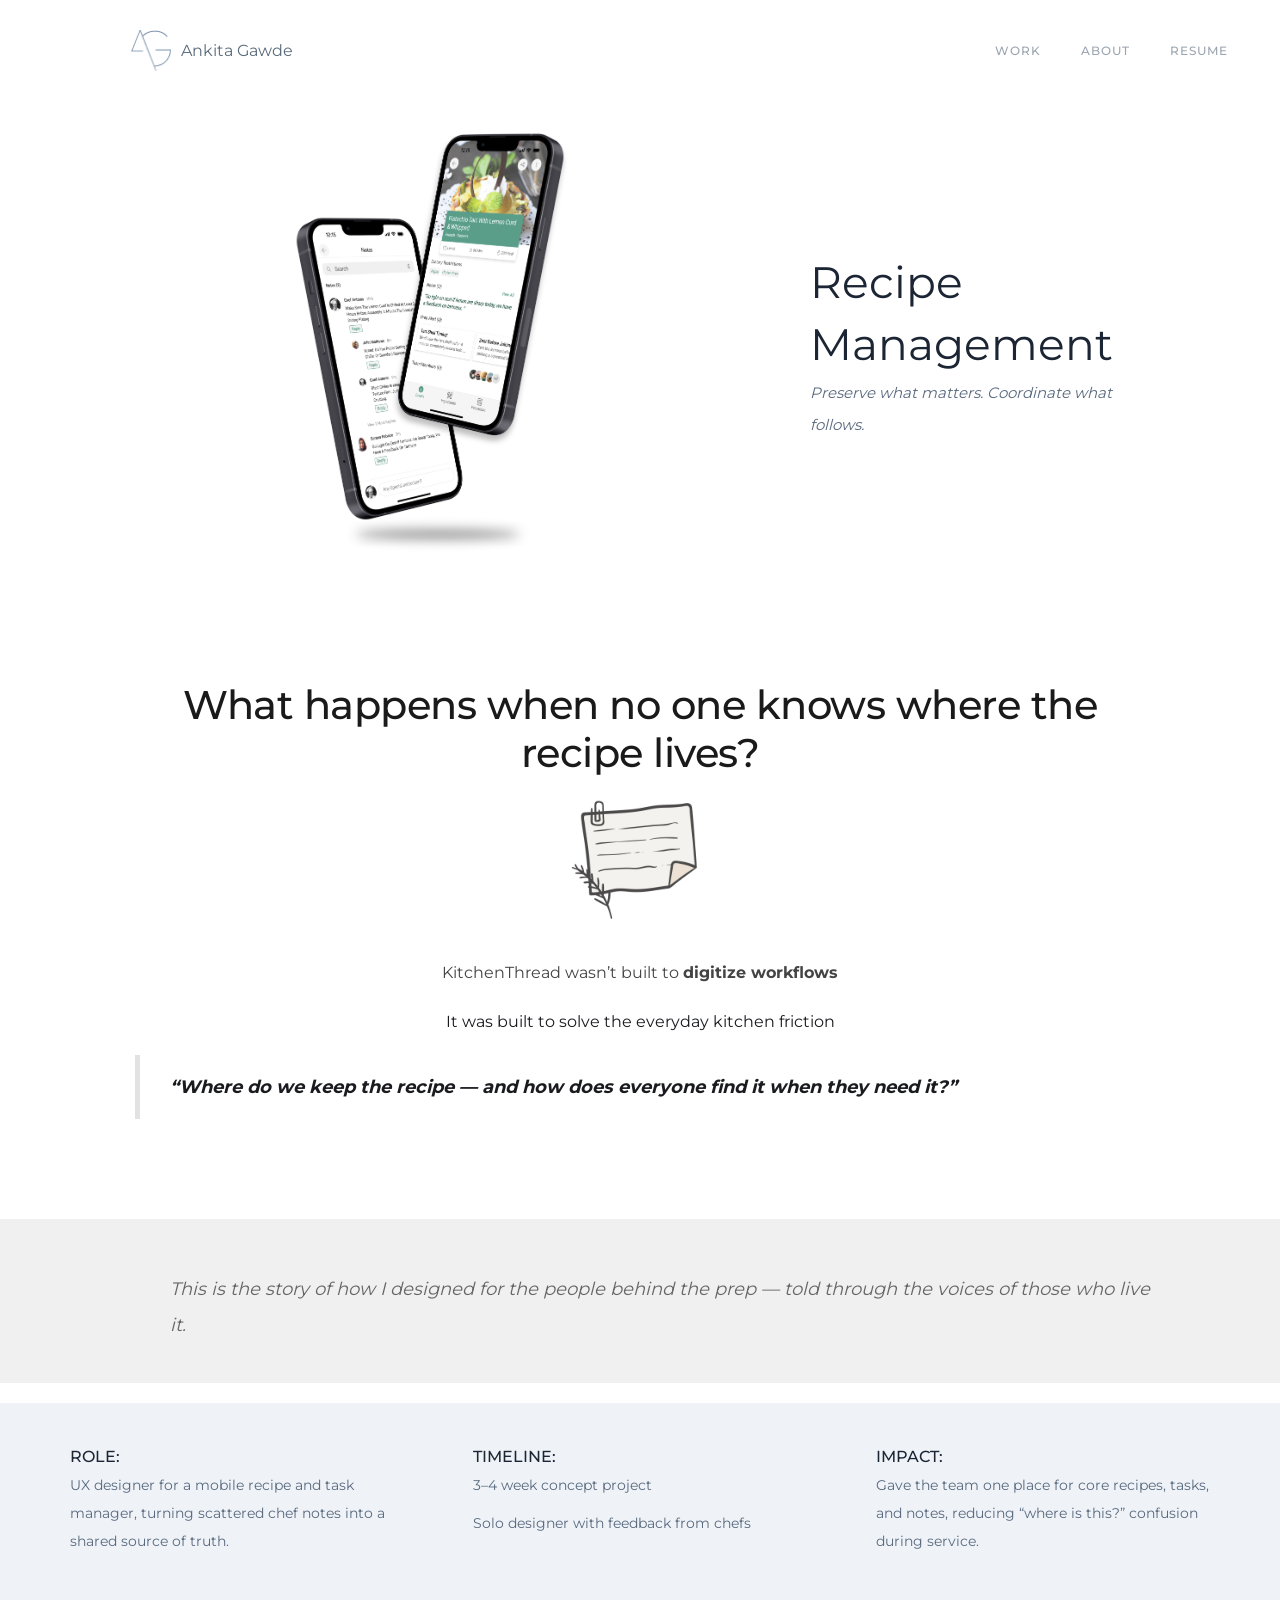
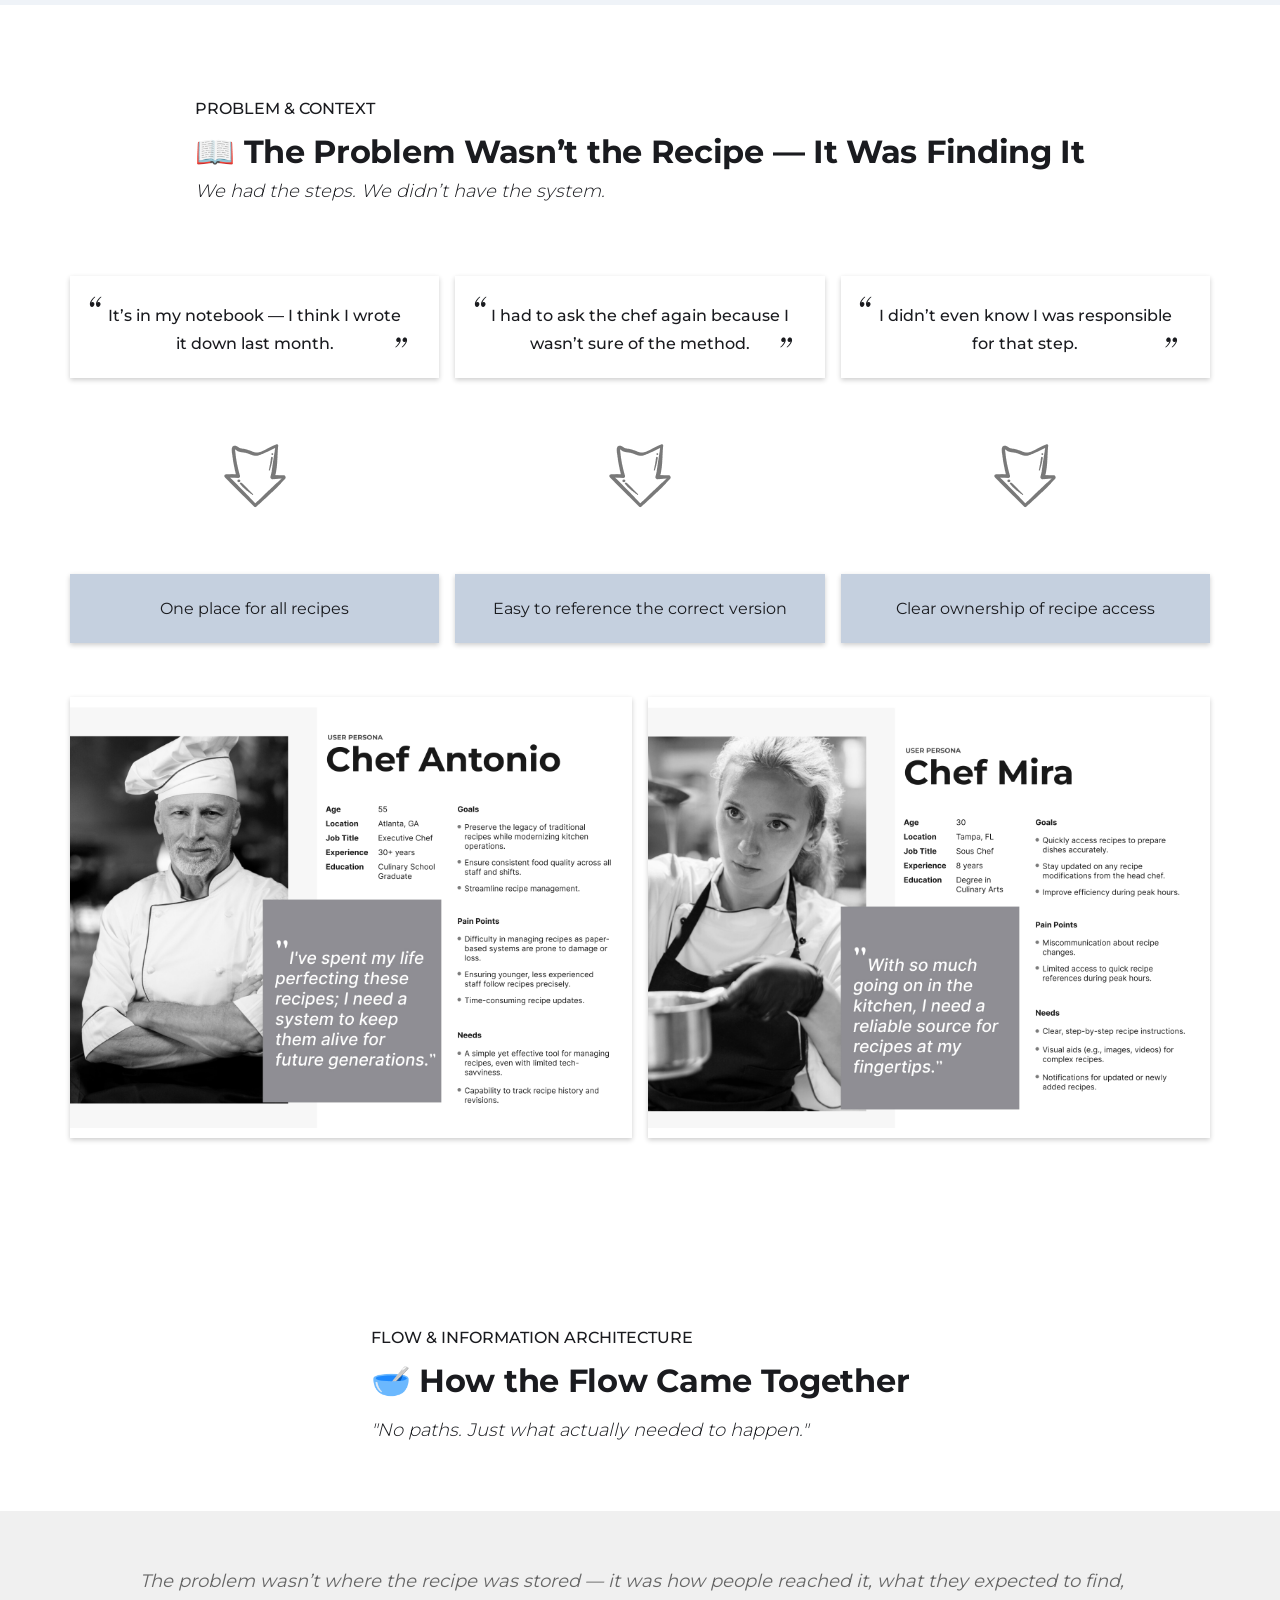
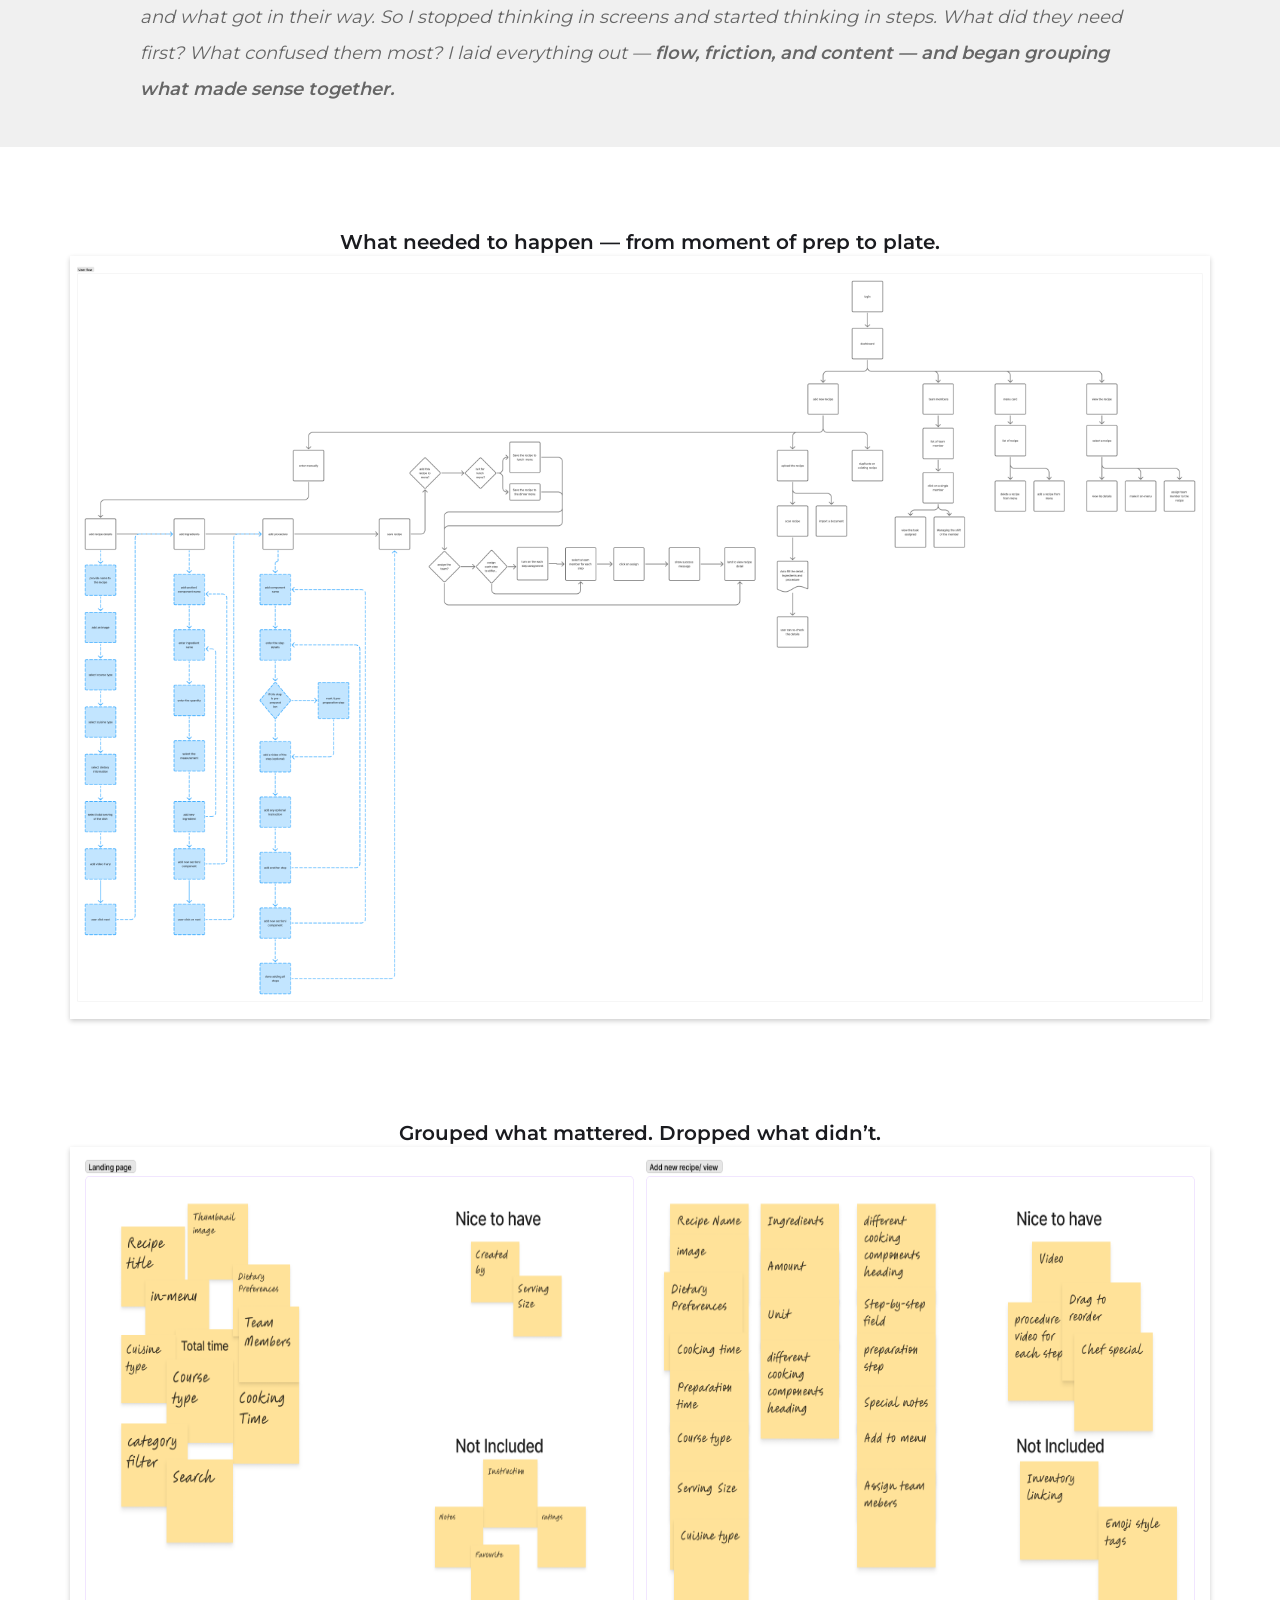
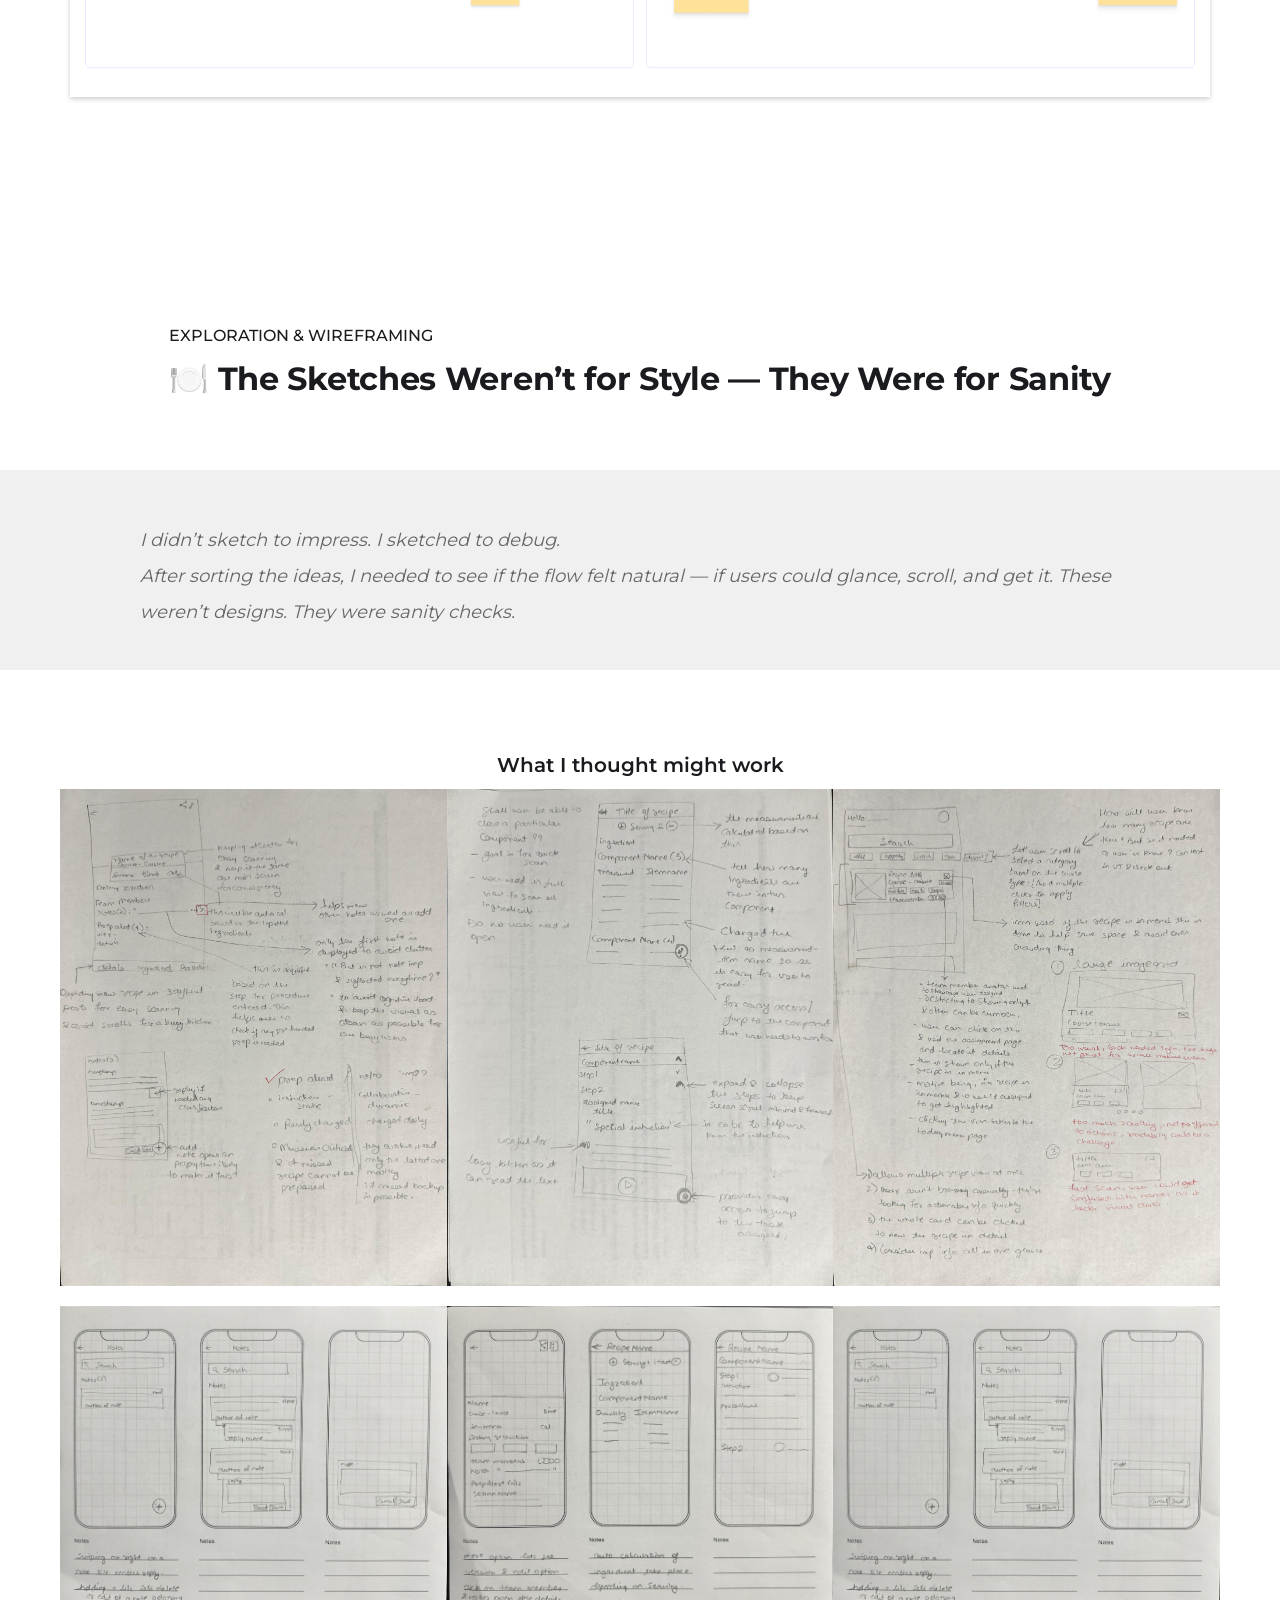
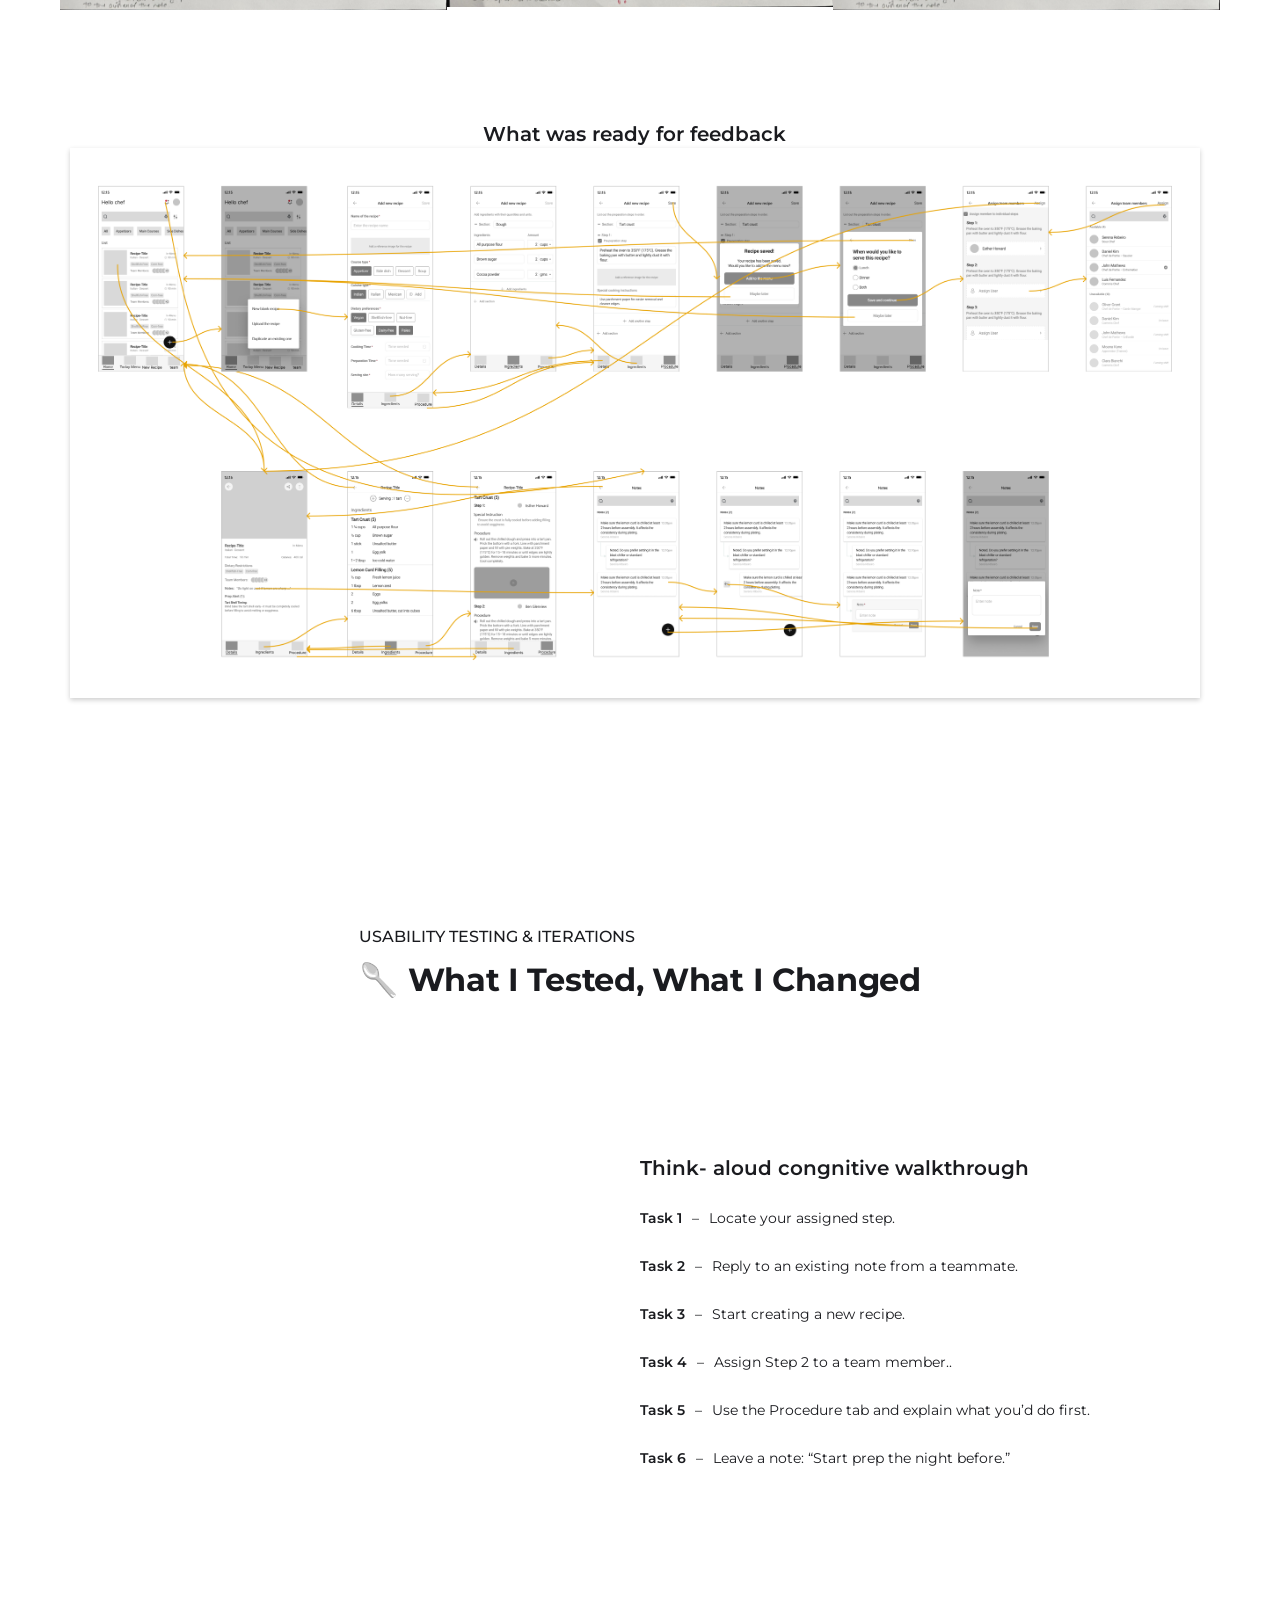
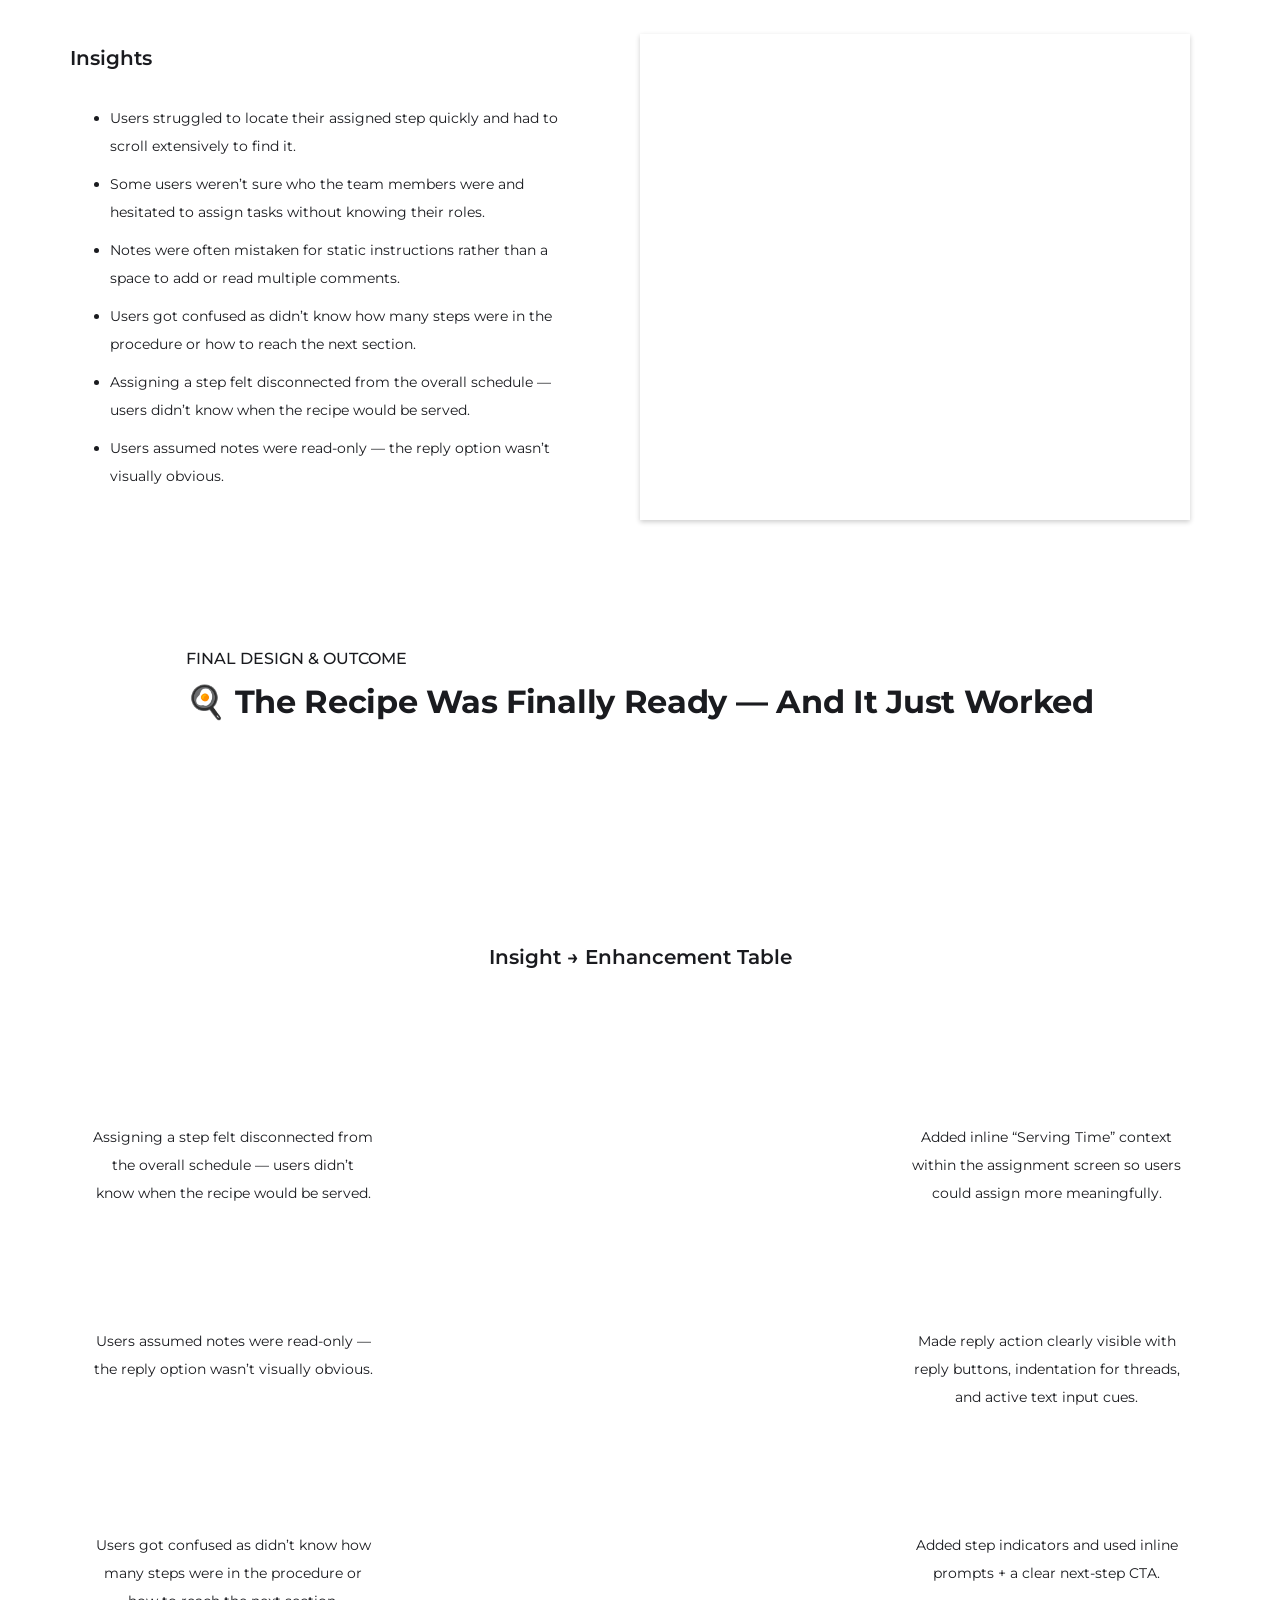
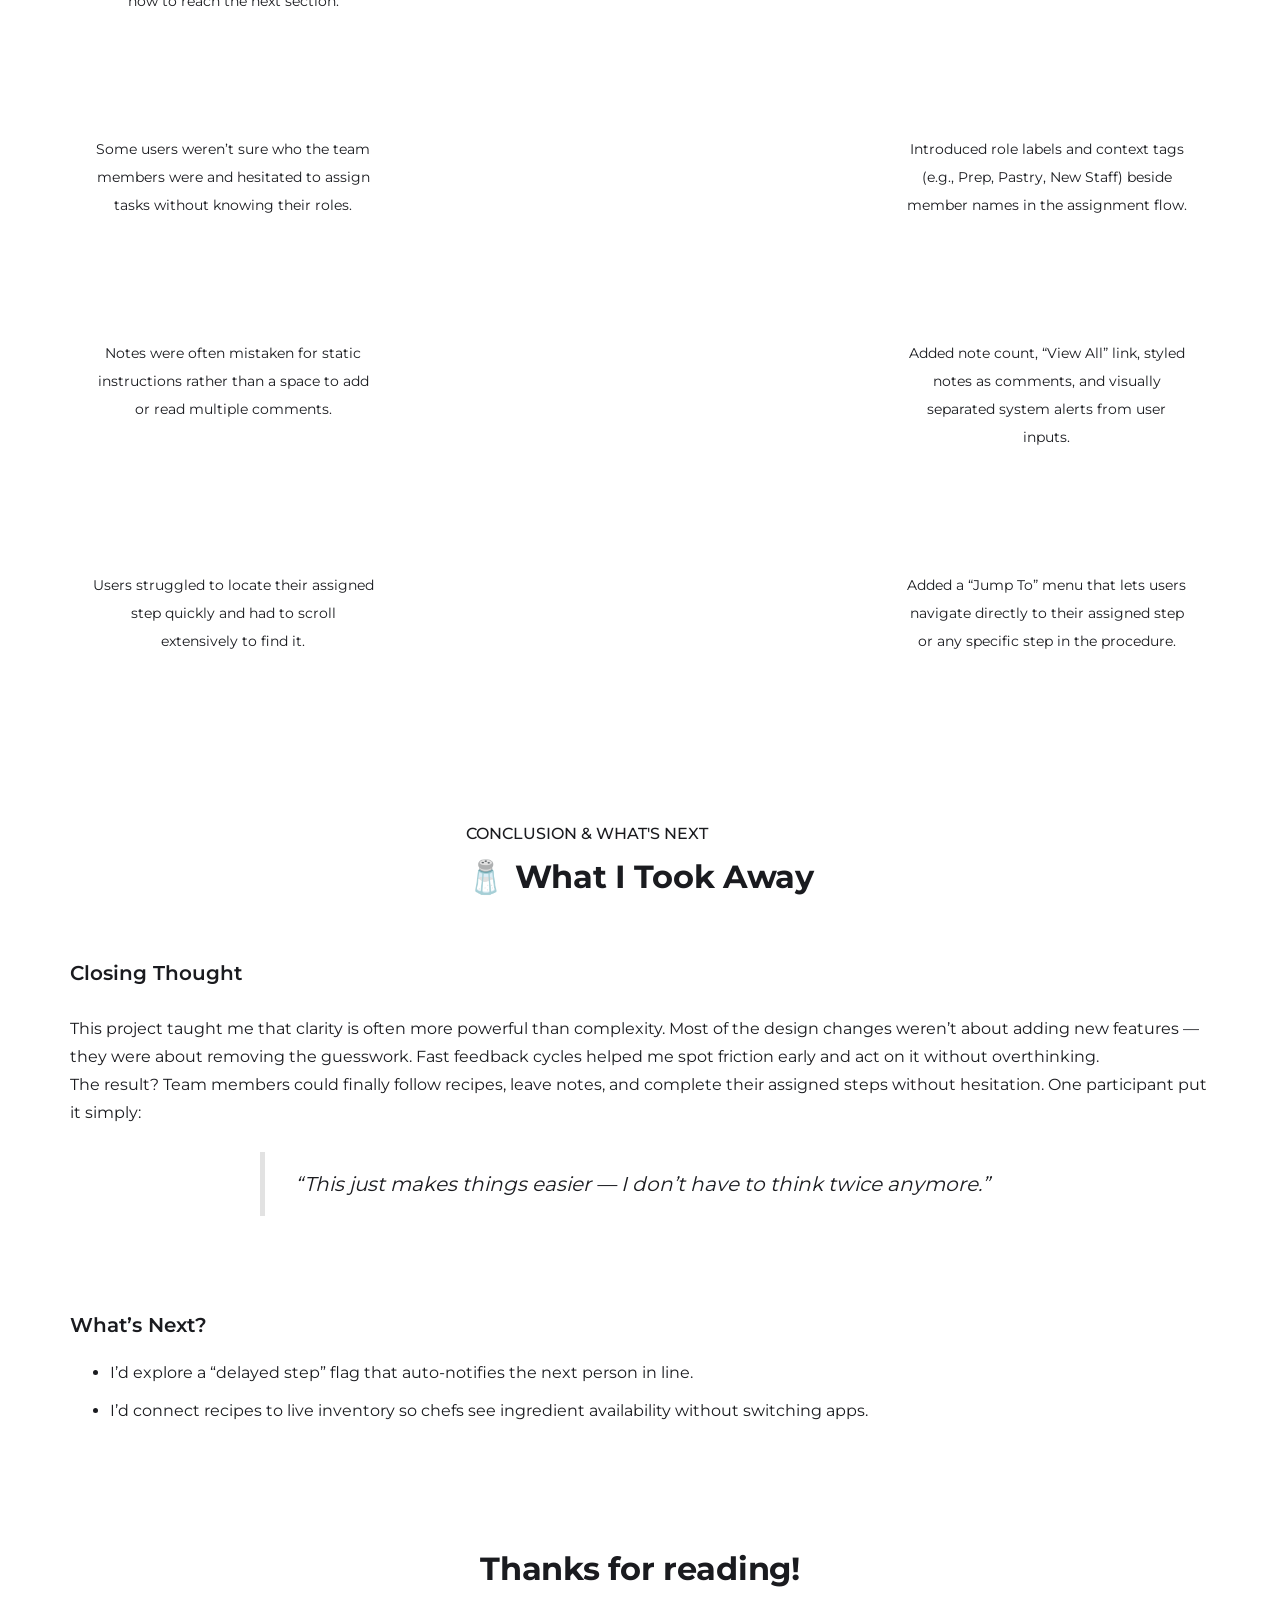
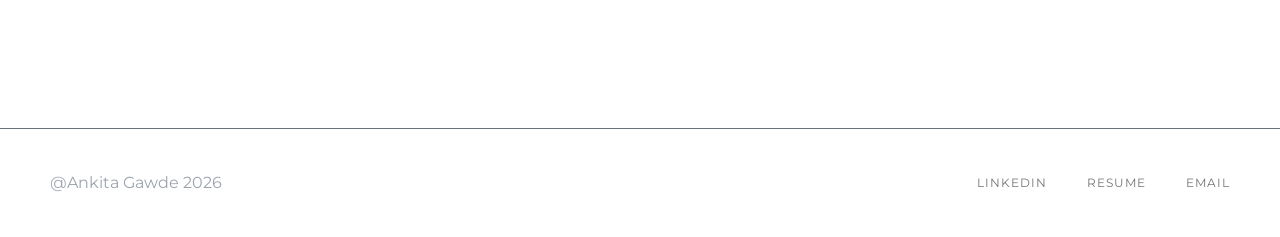
<file: recipe-management.html>
<!DOCTYPE html><!-- Last Published: Wed Jul 01 2026 18:28:29 GMT+0000 (Coordinated Universal Time) --><html data-wf-domain="www.ankitagawde.com" data-wf-page="6843b14fb0c0076e866ca0bb" data-wf-site="6843b14fb0c0076e866ca046"><head><meta charset="utf-8"/><title>Recipe Management</title><meta content="Recipe Management" property="og:title"/><meta content="Recipe Management" name="twitter:title"/><meta content="width=device-width, initial-scale=1" name="viewport"/><link href="assets/site-f3c978c55743.css" rel="stylesheet" type="text/css" crossorigin="anonymous"/><link rel="stylesheet" href="project-fonts.css"><script type="text/javascript">!function(o,c){var n=c.documentElement,t=" w-mod-";n.className+=t+"js",("ontouchstart"in o||o.DocumentTouch&&c instanceof DocumentTouch)&&(n.className+=t+"touch")}(window,document);</script><link href="assets/site-7268acee9e4a.png" rel="shortcut icon" type="image/x-icon"/><link href="assets/site-94f956146da7.png" rel="apple-touch-icon"/><link rel="stylesheet" href="project-responsive.css"></head><body body-wrapper=""><div data-collapse="medium" data-animation="default" data-duration="400" data-easing="ease" data-easing2="ease" role="banner" class="navigation case-study w-nav"><div class="navigation-items"><a href="index.html" class="logo-link w-nav-brand"><img src="assets/site-39f2ca8dfbdf.png" loading="lazy" width="48" alt="" class="image-37"/><div class="text-block-12">Ankita Gawde</div></a><div class="navigation-wrap"><nav role="navigation" class="navigation-items w-nav-menu"><a href="index.html" class="navigation-item w-nav-link">work</a><a href="about-ankita-gawde.html" class="navigation-item w-nav-link">About</a><a href="assets/site-0fb4a8c27175.pdf" target="_blank" class="navigation-item w-nav-link">Resume</a></nav><div class="menu-button w-nav-button"><img src="assets/site-68684400c40a.png" width="22" alt="" class="menu-icon"/></div></div></div></div><section class="hero-visual-section"><div class="w-layout-blockcontainer container-header w-container"><div class="hero-visual recipe"><div class="div-block-43"><img src="assets/site-e0c285d1b1da.png" loading="lazy" width="636" id="w-node-_8880ad76-1065-9dbf-edfd-eea55b136595-866ca0bb" alt="" sizes="(max-width: 767px) 100vw, 636px" class="ai-project"/></div><div class="header-text"><h1 class="heading-2">Recipe Management</h1><h6 class="heading"><em class="italic-text">Preserve what matters. Coordinate what follows.</em></h6></div></div></div></section><section class="section-3"><div class="text-block-5">What happens when no one knows where the recipe lives?</div><section class="section-5"><img src="assets/site-a5c44bfb1229.png" loading="lazy" sizes="(max-width: 2000px) 100vw, 2000px" alt="" class="image-4"/></section><section class="section-6"><div class="what-was-it-build-for">KitchenThread wasn’t built to <strong>digitize workflows </strong></div><h5 class="heading-3">It was built to solve the everyday kitchen friction</h5></section><section><blockquote class="block-quote">“Where do we keep the recipe — and how does everyone find it when they need it?”</blockquote></section></section><section class="qoutes-inbetween"><div class="w-layout-blockcontainer w-container"><div class="text-block-6"><em class="italic-text-2">This is the story of how I designed for the people behind the prep — told through the voices of those who live it.</em></div></div></section><section class="role-section"><div class="w-layout-blockcontainer container-21 w-container"><div class="w-layout-grid role-grid"><div class="role-div-grid"><h6 class="role-heading">Role:</h6><div class="role-subtext">UX designer for a mobile recipe and task manager, turning scattered chef notes into a shared source of truth.</div></div><div id="w-node-d3c982d3-ff7d-f299-25ee-92517c242292-866ca0bb" class="role-div-grid"><h6 class="role-heading">Timeline:</h6><div class="role-subtext">3–4 week concept project</div><div class="role-subtext">Solo designer with feedback from chefs</div></div><div class="role-div-grid"><h6 class="role-heading">Impact:</h6><div class="role-subtext">Gave the team one place for core recipes, tasks, and notes, reducing “where is this?” confusion during service.</div></div></div></div></section><section class="chpater--body-section"><section class="chapter-section"><div class="w-layout-blockcontainer heading-container w-container"><div><h6 class="section-header">PROBLEM &amp; CONTEXT</h6></div><div><div class="text-block-3">📖 <strong class="chapter-heading">The Problem Wasn’t the Recipe — It Was Finding It</strong></div></div><div><div class="sutbtitle-text">We had the steps. We didn’t have the system.</div></div></div></section><section class="body-1-container recipe-management"><div class="w-layout-blockcontainer right-container w-container"><div class="w-layout-grid qoutes-grid"><div class="analysis-grid"><div class="card-wrapper"><div class="quote-marks open">“</div><div class="qoute-text">It’s in my notebook — I think I wrote it down last month.</div><div class="quote-marks close">&quot;</div></div><div class="arrow"><img src="assets/site-d21dce377488.png" loading="lazy" width="42" alt="" class="arrow-img"/></div><div class="card-wrapper analysis"><div class="analysis-text">One place for all recipes</div></div></div><div class="analysis-grid"><div class="card-wrapper"><div class="quote-marks open">“</div><div class="qoute-text">I had to ask the chef again because I wasn’t sure of the method.</div><div class="quote-marks close">&quot;</div></div><div class="arrow"><img src="assets/site-d21dce377488.png" loading="lazy" width="42" alt="" class="arrow-img"/></div><div class="card-wrapper analysis"><div class="analysis-text">Easy to reference the correct version</div></div></div><div class="analysis-grid"><div class="card-wrapper"><div class="quote-marks open">“</div><div class="qoute-text">I didn’t even know I was responsible for that step.</div><div class="quote-marks close">&quot;</div></div><div class="arrow"><img src="assets/site-d21dce377488.png" loading="lazy" width="42" alt="" class="arrow-img"/></div><div class="card-wrapper analysis"><div class="analysis-text">Clear ownership of recipe access</div></div></div></div></div><div class="w-layout-blockcontainer content-container w-container"><div class="w-layout-grid grid-50-50"><img src="assets/site-4eab6568452b.jpg" loading="lazy" width="623" sizes="(max-width: 767px) 48vw, (max-width: 991px) 356px, 462px" alt="" class="persona-img"/><img src="assets/site-b1d84de193cb.jpg" loading="lazy" sizes="(max-width: 767px) 48vw, (max-width: 991px) 356px, 462px" alt="" class="persona-img"/></div></div></section></section><section class="chpater--body-section"><section class="chapter-section"><div class="w-layout-blockcontainer heading-container w-container"><div><h6 class="section-header">FLOW &amp; INFORMATION ARCHITECTURE</h6></div><div><div class="text-block-3">🥣 <strong class="chapter-heading">How the Flow Came Together</strong></div></div><div class="sutbtitle-text"><div class="sutbtitle-text">&quot;No paths. Just what actually needed to happen.&quot;</div></div></div></section><section class="qoutes-inbetween"><div class="w-layout-blockcontainer container-8 w-container"><div class="text-block-6"><em class="italic-text-2">The problem wasn’t where the recipe was stored — it was how people reached it, what they expected to find, and what got in their way. So I stopped thinking in screens and started thinking in steps. What did they need first? What confused them most? I laid everything out — </em><span class="text-span"><em class="italic-text-2">flow, friction, and content — and began grouping what made sense together.</em></span></div></div></section><div class="w-layout-blockcontainer body-1-container recipe-management w-container"><div class="w-layout-blockcontainer right-container w-container"><div class="user-flow-div"><div class="sub-heading-div"><div class="task-heading">What needed to happen — from moment of prep to plate.</div></div><div class="image-div"><img src="assets/site-84ddd10ec000.png" loading="lazy" sizes="100vw" alt="" class="image-9"/></div></div><div class="card-sorting-div"><div class="sub-heading-div"><div class="task-heading">Grouped what mattered. Dropped what didn’t.</div></div><div class="image-div"><img src="assets/site-81f4eb6d1922.png" loading="lazy" sizes="100vw" alt="" class="artifact-image"/></div></div></div></div></section><section class="chpater--body-section"><section class="chapter-section"><div class="w-layout-blockcontainer heading-container w-container"><div><h6 class="section-header">EXPLORATION &amp; WIREFRAMING</h6></div><div><div class="text-block-3">🍽️ <strong class="chapter-heading">The Sketches Weren’t for Style — They Were for Sanity</strong></div></div><div class="s"><div class="sutbtitle-text">Structure before style — just enough to test it.</div></div></div></section><section class="qoutes-inbetween"><div class="w-layout-blockcontainer container-8 w-container"><div class="text-block-6"><em class="italic-text-2">I didn’t sketch to impress. I sketched to debug.<br/>After sorting the ideas, I needed to see if the flow felt natural — if users could glance, scroll, and get it. These weren’t designs. They were sanity checks.</em></div></div></section><div class="w-layout-blockcontainer body-1-container recipe-management w-container"><div class="w-layout-blockcontainer right-container w-container"><div class="user-flow-div"><div class="sub-heading-div"><div class="task-heading">What I thought might work</div></div><div class="image-div"><div class="columns w-row"><div class="sketched-column w-col w-col-4"><img src="assets/site-5376fa0de2a3.jpg" loading="lazy" width="388" sizes="(max-width: 479px) 92vw, (max-width: 767px) 388px, (max-width: 991px) 229px, 300px" alt=""/></div><div class="sketched-column w-col w-col-4"><img src="assets/site-7e94fd71ea8a.jpg" loading="lazy" width="395" sizes="(max-width: 479px) 92vw, (max-width: 767px) 395px, (max-width: 991px) 229px, 300px" alt=""/></div><div class="sketched-column w-col w-col-4"><img src="assets/site-3e9592bed9d5.jpg" loading="lazy" width="386" sizes="(max-width: 479px) 92vw, (max-width: 767px) 386px, (max-width: 991px) 229px, 300px" alt=""/></div></div><div class="w-row"><div class="sketched-column w-col w-col-4"><img src="assets/site-8124c6e1000a.jpg" loading="lazy" width="383" sizes="(max-width: 479px) 92vw, (max-width: 767px) 383px, (max-width: 991px) 229px, 300px" alt=""/></div><div class="sketched-column w-col w-col-4"><img src="assets/site-c38ca7a66c6f.jpg" loading="lazy" width="400" sizes="(max-width: 479px) 92vw, (max-width: 767px) 400px, (max-width: 991px) 229px, 300px" alt="" class="image-13"/></div><div class="sketched-column w-col w-col-4"><img src="assets/site-8124c6e1000a.jpg" loading="lazy" width="382" sizes="(max-width: 479px) 92vw, (max-width: 767px) 382px, (max-width: 991px) 229px, 300px" alt=""/></div></div><div class="columns-2 w-row"><div class="sketched-column w-col w-col-6"><img src="assets/site-5bc9ae663ef6.jpg" loading="lazy" width="434" sizes="(max-width: 479px) 95vw, (max-width: 767px) 434px, (max-width: 991px) 354px, 434px" alt=""/></div><div class="sketched-column w-col w-col-6"><img src="assets/site-f36f37e79795.jpg" loading="lazy" width="440" sizes="(max-width: 479px) 95vw, (max-width: 767px) 440px, (max-width: 991px) 354px, 440px" alt=""/></div></div></div></div><div class="card-sorting-div"><div class="sub-heading-div"><div class="task-heading">What was ready for feedback</div></div><div class="image-div"><img src="assets/site-a5918f3eadcc.png" loading="lazy" sizes="100vw" alt="" class="artifact-image"/></div></div></div></div></section><section class="chpater--body-section"><section class="chapter-section"><div class="w-layout-blockcontainer heading-container w-container"><div><h6 class="section-header">USABILITY TESTING &amp; ITERATIONS</h6></div><div><div class="text-block-3">🥄 <strong class="chapter-heading">What I Tested, What I Changed</strong></div></div><div class="s"><div class="sutbtitle-text">The friction points that shaped the final design</div></div></div></section><div class="w-layout-blockcontainer body-1-container recipe-management tested w-container"><div class="w-layout-blockcontainer right-container w-container"><div class="div-block-12"><div class="w-layout-grid insight--grid"><div class="w-layout-blockcontainer container-10 w-container"><img src="assets/site-76161e312c85.gif" loading="lazy" alt=""/></div><div class="div-block-3"><h6 class="task-heading">Think- aloud congnitive walkthrough</h6><div class="task-list"><span class="text-span-2">Task 1</span> –<span class="text-span-3">Locate your assigned step.</span></div><div class="task-list"><span class="text-span-2">Task 2</span> – <span class="text-span-4">Reply to an existing note from a teammate.</span></div><div class="task-list"><span class="text-span-2">Task 3</span> – <span class="text-span-5">Start creating a new recipe.</span></div><div class="task-list"><span class="text-span-2">Task 4</span> – <span class="text-span-6">Assign Step 2 to a team member.</span>.</div><div class="task-list"><span class="text-span-2">Task 5</span> – <span class="text-span-7">Use the Procedure tab and explain what you’d do first.</span></div><div class="task-list"><span class="text-span-2">Task 6</span> – <span class="text-span-8">Leave a note: “Start prep the night before.”</span></div></div><div class="grid-row-2 column-1"><h6 class="task-heading">Insights</h6><ul role="list" class="ut-insight-list"><li>Users struggled to locate their assigned step quickly and had to scroll extensively to find it.</li><li>Some users weren’t sure who the team members were and hesitated to assign tasks without knowing their roles.</li><li>Notes were often mistaken for static instructions rather than a space to add or read multiple comments.</li><li>Users got confused as didn’t know how many steps were in the procedure or how to reach the next section.</li><li>Assigning a step felt disconnected from the overall schedule — users didn’t know when the recipe would be served.</li><li>Users assumed notes were read-only — the reply option wasn’t visually obvious.</li></ul></div><div class="grid-row-2 column-2"><img src="assets/site-33c1c75abaea.png" loading="lazy" width="524" height="420" alt="" sizes="(max-width: 479px) 100vw, (max-width: 767px) 48vw, (max-width: 991px) 356px, 462px" class="image-1"/></div></div></div></div></div></section><section class="chpater--body-section"><section class="chapter-section"><div class="w-layout-blockcontainer heading-container w-container"><div><h6 class="section-header">FINAL DESIGN &amp; OUTCOME</h6></div><div><div class="text-block-3">🍳 The Recipe Was Finally Ready — And It Just Worked</div></div></div></section><div class="w-layout-blockcontainer body-1-container recipe-management w-container"><div class="w-layout-blockcontainer right-container w-container"><div class="div-block-30"><div class="w-layout-blockcontainer container-9 w-container"><img src="assets/site-14f61fffba44.gif" loading="lazy" alt=""/></div></div><div class="div-block-7"><div class="insight-heading"><h6 class="task-heading">Insight → Enhancement Table</h6></div><div class="w-layout-grid grid-2"><div class="insight-block right"><div class="insight-img-div"><img src="assets/site-e215e9de5aa8.png" loading="lazy" width="295" id="w-node-_3971e118-261c-9c1c-3496-6c58ab4f028f-866ca0bb" alt=""/></div><div class="sec6-insight-text"><div class="image--desc">Assigning a step felt disconnected from the overall schedule — users didn’t know when the recipe would be served.</div></div></div><div id="w-node-f533be7b-02ef-7d42-ef70-adf18a2ab4ea-866ca0bb" class="div-block-8"><div class="w-layout-blockcontainer container-11 w-container"><img src="assets/site-d96c36a4f0e8.png" loading="lazy" width="63" alt="" class="arrow-img reverse"/></div></div><div class="insight-block"><div class="insight-img-div"><img src="assets/site-6c4bb100fc1f.png" loading="lazy" width="293" alt=""/></div><div class="sec6-insight-text"><div class="image--desc">Added inline “Serving Time” context within the assignment screen so users could assign more meaningfully.</div></div></div><div class="insight-block right"><div class="insight-img-div"><img src="assets/site-0ac2c4483861.png" loading="lazy" width="295" id="w-node-b8c062a8-5a5c-65a3-a3d5-ce01a700194e-866ca0bb" alt=""/></div><div class="sec6-insight-text"><div class="image--desc">Users assumed notes were read-only — the reply option wasn’t visually obvious.</div></div></div><div id="w-node-_4b7a5300-3e10-a54d-43a6-92778cbe15e4-866ca0bb" class="div-block-8"><div class="w-layout-blockcontainer container-11 w-container"><img src="assets/site-d96c36a4f0e8.png" loading="lazy" width="63" alt="" class="arrow-img reverse"/></div></div><div id="w-node-_4189ab56-bbb0-58c0-9275-2eaf07a5c08a-866ca0bb" class="insight-block"><div class="insight-img-div"><img src="assets/site-a47ec8cd2323.png" loading="lazy" width="293" alt=""/></div><div class="sec6-insight-text"><div class="image--desc">Made reply action clearly visible with reply buttons, indentation for threads, and active text input cues.</div></div></div><div class="insight-block right"><div class="insight-img-div"><img src="assets/site-4c7caaa55679.png" loading="lazy" width="295" alt=""/></div><div class="sec6-insight-text"><div class="image--desc">Users got confused as didn’t know how many steps were in the procedure or how to reach the next section.</div></div></div><div id="w-node-cc79b3e5-364d-120a-48c0-15e1bd1f4c57-866ca0bb" class="div-block-8"><div class="w-layout-blockcontainer container-11 w-container"><img src="assets/site-d96c36a4f0e8.png" loading="lazy" width="63" alt="" class="arrow-img reverse"/></div></div><div id="w-node-_829ebbc7-ea3f-2e9e-1296-1fe603f85987-866ca0bb" class="insight-block"><div class="insight-img-div"><img src="assets/site-baa649e743d4.png" loading="lazy" width="293" alt=""/></div><div class="sec6-insight-text"><div class="image--desc">Added step indicators and used inline prompts + a clear next-step CTA.</div></div></div><div class="insight-block right"><div class="insight-img-div"><img src="assets/site-283117bad85f.png" loading="lazy" width="295" alt=""/></div><div class="sec6-insight-text"><div class="image--desc">Some users weren’t sure who the team members were and hesitated to assign tasks without knowing their roles.</div></div></div><div id="w-node-_4161eb70-9894-aff0-4933-eee2c30c92a1-866ca0bb" class="div-block-8"><div class="w-layout-blockcontainer container-11 w-container"><img src="assets/site-d96c36a4f0e8.png" loading="lazy" width="63" alt="" class="arrow-img reverse"/></div></div><div id="w-node-_36d688e5-e4ed-4164-95bc-2b005d6acc6e-866ca0bb" class="insight-block"><div class="insight-img-div"><img src="assets/site-7b8d9619a152.png" loading="lazy" width="293" alt=""/></div><div class="sec6-insight-text"><div class="image--desc">Introduced role labels and context tags (e.g., Prep, Pastry, New Staff) beside member names in the assignment flow.</div></div></div><div class="insight-block right"><div class="insight-img-div"><img src="assets/site-a1aca12be2b3.png" loading="lazy" width="295" alt=""/></div><div class="sec6-insight-text"><div class="image--desc">Notes were often mistaken for static instructions rather than a space to add or read multiple comments.</div></div></div><div id="w-node-b7ac618e-9f53-a27c-41c3-393a536b241f-866ca0bb" class="div-block-8"><div class="w-layout-blockcontainer container-11 w-container"><img src="assets/site-d96c36a4f0e8.png" loading="lazy" width="63" alt="" class="arrow-img reverse"/></div></div><div id="w-node-a232ad62-85ef-b122-d48a-d91a49e2913e-866ca0bb" class="insight-block"><div class="insight-img-div"><img src="assets/site-06bd34e00404.png" loading="lazy" width="293" alt=""/></div><div class="sec6-insight-text"><div class="image--desc">Added note count, “View All” link, styled notes as comments, and visually separated system alerts from user inputs.</div></div></div><div class="insight-block right"><div class="insight-img-div"><img src="assets/site-46c149611e29.png" loading="lazy" width="295" alt=""/></div><div class="sec6-insight-text"><div class="image--desc">Users struggled to locate their assigned step quickly and had to scroll extensively to find it.</div></div></div><div id="w-node-_038e94e4-1c12-d6b6-5360-5e0b5e27decd-866ca0bb" class="div-block-8"><div class="w-layout-blockcontainer container-11 w-container"><img src="assets/site-d96c36a4f0e8.png" loading="lazy" width="63" alt="" class="arrow-img reverse"/></div></div><div id="w-node-_0cf487df-cfb3-d005-3c32-7592887d9255-866ca0bb" class="insight-block"><div class="insight-img-div"><img src="assets/site-7b484384bf76.png" loading="lazy" width="293" alt=""/></div><div class="sec6-insight-text"><div class="image--desc">Added a “Jump To” menu that lets users navigate directly to their assigned step or any specific step in the procedure.</div></div></div></div></div></div></div></section><section class="chpater--body-section"><section class="chapter-section"><div class="w-layout-blockcontainer heading-container w-container"><div><h6 class="section-header">CONCLUSION &amp; WHAT&#x27;S NEXT</h6></div><div><div class="text-block-3">🧂 What I Took Away</div></div><div class="s"><div class="sutbtitle-text">Here’s where it’s going now.</div></div></div></section><div class="w-layout-blockcontainer body-1-container recipe-management w-container"><div class="w-layout-blockcontainer right-container w-container"><div class="div-block-10"><h6 class="task-heading">Closing Thought</h6><section class="section-7"><div>This project taught me that clarity is often more powerful than complexity. Most of the design changes weren’t about adding new features — they were about removing the guesswork. Fast feedback cycles helped me spot friction early and act on it without overthinking. <br/>The result? Team members could finally follow recipes, leave notes, and complete their assigned steps without hesitation. One participant put it simply:</div><blockquote><em>“This just makes things easier — I don’t have to think twice anymore.”</em></blockquote></section></div><div class="div-block-11"><h6 class="task-heading">What’s Next?</h6><ul role="list"><li>I’d explore a “delayed step” flag that auto-notifies the next person in line.</li><li>I’d connect recipes to live inventory so chefs see ingredient availability without switching apps.</li></ul></div></div></div><div class="w-layout-blockcontainer closing w-container"><div><div class="text-block-3">Thanks for reading!</div></div></div></section><div class="footer-wrap"><div class="div-block-46"><div class="text-block-41">@Ankita Gawde 2026</div></div><div class="footer-links"><a href="https://www.linkedin.com/in/ankita-gawde/" target="_blank" class="footer-item">LinkedIN</a><a href="assets/site-0fb4a8c27175.pdf" class="footer-item">Resume</a><a href="mailto:ankita.k.gawde@gmail.com?subject=Need%20to%20connect" class="footer-item">Email</a></div></div><script src="assets/site-19375f7165e5.js" type="text/javascript" integrity="sha256-9/aliU8dGd2tb6OSsuzixeV4y/faTqgFtohetphbbj0=" crossorigin="anonymous"></script><script src="assets/site-999b4f00c429.js" type="text/javascript" integrity="sha384-4abIlA5/v7XaW1HMXKBgnUuhnjBYJ/Z9C1OSg4OhmVw9O3QeHJ/qJqFBERCDPv7G" crossorigin="anonymous"></script><script src="assets/site-69960b9c710f.js" type="text/javascript" integrity="sha384-fLdoGjoLKX/nqG8njyYXHUGSv4gM9auKU5g8e8jHL5T6O8P4RSt2KvdL3vsMI24a" crossorigin="anonymous"></script><script src="assets/site-ce89b5d8178e.js" type="text/javascript" integrity="sha384-qWgvC16Qv6w89cXUocXx3B1JoWvdSttziDX5I7Lv9Rr4+t2oFDUDd97dsTgC746q" crossorigin="anonymous"></script></body></html>
</file>
<file: styles.css>
@font-face {
  font-family: 'DM Sans';
  font-style: normal;
  font-weight: 400;
  font-display: swap;
  src: url(assets/dm-sans-normal-400.ttf) format('truetype');
}
@font-face {
  font-family: 'DM Sans';
  font-style: normal;
  font-weight: 500;
  font-display: swap;
  src: url(assets/dm-sans-normal-500.ttf) format('truetype');
}
@font-face {
  font-family: 'DM Serif Display';
  font-style: italic;
  font-weight: 400;
  font-display: swap;
  src: url(assets/dm-serif-display-italic-400.ttf) format('truetype');
}
@font-face {
  font-family: 'DM Serif Display';
  font-style: normal;
  font-weight: 400;
  font-display: swap;
  src: url(assets/dm-serif-display-normal-400.ttf) format('truetype');
}
@font-face {
  font-family: 'Montserrat';
  font-style: normal;
  font-weight: 300;
  font-display: swap;
  src: url(assets/montserrat-normal-300.ttf) format('truetype');
}
@font-face {
  font-family: 'Montserrat';
  font-style: normal;
  font-weight: 400;
  font-display: swap;
  src: url(assets/montserrat-normal-400.ttf) format('truetype');
}
@font-face {
  font-family: 'Montserrat';
  font-style: normal;
  font-weight: 500;
  font-display: swap;
  src: url(assets/montserrat-normal-500.ttf) format('truetype');
}
@font-face {
  font-family: 'Montserrat';
  font-style: normal;
  font-weight: 600;
  font-display: swap;
  src: url(assets/montserrat-normal-600.ttf) format('truetype');
}
:root{--heading:#1a1a2e;--body:#6b6b80;--eyebrow:#9397c9;--faint:#eeedf8;--muted:#aaaabc;--panel:#f8f8fc;--nav:#5a6b7c;--page:1300px;--content:1140px}
*{box-sizing:border-box}html{scroll-behavior:smooth}body{margin:0;background:#fff;color:var(--body);font:17px/1.85 'DM Sans',sans-serif}a{color:inherit;text-underline-offset:4px}button{font:inherit;cursor:pointer}img{display:block;max-width:100%}p,h1,h2,h3,figure{margin:0}a,button{touch-action:manipulation}a:focus-visible,button:focus-visible,.gallery:focus-visible{outline:3px solid #5c61a0;outline-offset:5px}.skip-link{position:fixed;top:-70px;left:16px;background:#fff;padding:8px 16px;z-index:20}.skip-link:focus{top:12px}
.header{height:98px}.nav{max-width:var(--content);height:100%;margin:auto;display:flex;align-items:center;justify-content:space-between;font-family:Montserrat,sans-serif}.brand{display:flex;gap:10px;align-items:center;padding:0 23px;text-decoration:none;font-size:12px;color:var(--nav)}.brand img{width:35.17px;height:35.59px}.nav-links{display:flex;align-items:center}.nav-links a{padding:9px 20px;font-size:12px;line-height:20px;letter-spacing:1px;text-transform:uppercase;text-decoration:none;color:var(--nav);opacity:.6;font-weight:500}.nav-links a[aria-current]{color:#1a1b1f;opacity:1;font-weight:600}.nav-links a:hover,footer a:hover{opacity:1;color:#5c61a0}.menu-toggle{display:none}
.hero{max-width:var(--content);margin:auto;padding:92px 0 120px;display:grid;grid-template-columns:45fr 50fr;gap:60px;align-items:center}.portrait{aspect-ratio:513/508.64;display:flex;align-items:center}.portrait img{width:100%;height:96.07%;object-fit:fill}.hello{color:var(--eyebrow);font:13px/28px Montserrat,sans-serif;letter-spacing:1.3px;margin-bottom:12px}.intro h1{font:400 64px/1.05 'DM Serif Display',serif;color:var(--heading);padding-top:9.5px;margin-bottom:28px;white-space:nowrap}.tagline{font:italic 28px/1.3 'DM Serif Display',serif;margin-bottom:33px}.tagline span{color:#5c61a0}.intro>p:not(.hello):not(.tagline){margin-bottom:23.215px}.intro strong{font-weight:500;color:var(--heading)}.buttons{display:flex;gap:16px;margin-top:24px;font-family:Montserrat,sans-serif}.button{display:inline-flex;padding:12px 24px 14px;border-radius:100px;font-size:16px;line-height:28px;transition:background .2s,transform .2s}.primary{background:var(--heading);color:#fff}.secondary{border:1px solid var(--faint);color:var(--heading)}.button:hover{transform:translateY(-2px);background:#5c61a0;color:white}
.section{max-width:var(--page);margin:0 auto;padding:100px 80px}.eyebrow{font:400 13px/28px 'DM Sans',sans-serif;text-transform:uppercase;letter-spacing:1.82px;color:var(--eyebrow);margin-bottom:14px}h2:not(.eyebrow){font:400 36px/1.2 'DM Serif Display',serif;color:var(--heading);margin-bottom:40px}.body-copy{max-width:640px}.body-copy p{margin-bottom:24px}.body-copy p:last-child{margin-bottom:0}.story{background:var(--panel)}.story .body-copy{min-height:456px}.process-grid{display:grid;grid-template-columns:repeat(4,minmax(0,1fr));gap:2px;background:var(--faint);margin-bottom:60px}.process-grid article{background:white;padding:40px 32px;min-height:358px}.step-number{display:block;font:400 48px/1 'DM Serif Display',serif;color:var(--faint);margin-bottom:20px}.process-grid h3{font:400 16px/28px 'DM Sans',sans-serif;color:var(--heading);margin-bottom:10px}.process-grid p{font-size:13px;line-height:21.45px}.iceberg figcaption{font-size:14px;font-style:italic;line-height:21px;color:var(--muted);text-align:center}.iceberg img{width:860px;max-width:calc(100% - 240px);height:auto;margin-left:120px}.palette .imported-spacer{height:20px}.palette .body-copy{margin-bottom:24px}.gallery{overflow-x:auto;scrollbar-width:none;height:380px}.gallery::-webkit-scrollbar{display:none}.gallery-track{display:flex;gap:16px;width:max-content;animation:marquee 60s linear infinite;transform:translateX(-68.54px)}.gallery-set{display:flex;gap:16px}.gallery img{width:280px;height:380px;border-radius:12px;object-fit:cover;flex:none}.gallery-set img:first-child{object-position:center}.gallery:hover .gallery-track,.gallery:focus-within .gallery-track,.gallery.is-paused .gallery-track{animation-play-state:paused}.gallery-toggle{display:block;margin:10px 0 -37px auto;border:0;background:transparent;color:var(--body);font-size:12px;padding:3px 0;text-decoration:underline;text-underline-offset:4px}@keyframes marquee{from{transform:translateX(-68.54px)}to{transform:translateX(calc(-50% - 76.54px))}}
.contact{max-width:var(--page);margin:auto;display:flex;justify-content:center;padding:80px 24px 60px}.contact h2:not(.eyebrow){font:300 44px/62px Montserrat,sans-serif;color:var(--nav);margin:0}.contact-links{display:flex;align-items:end;margin-top:10px}.contact-links>a:first-child{font:400 44px/46px Montserrat,sans-serif;color:#1a1b1f;text-decoration:none}.contact-links>a:hover{color:#5c61a0}.contact-icon{width:44px;height:44px;display:grid;place-items:center}.contact-icon img{width:24px;height:24px}footer{max-width:var(--page);margin:auto;border-top:1px solid #6b7280;padding:40px 50px;display:flex;align-items:center;justify-content:space-between;font-family:Montserrat,sans-serif}footer p{font-size:16px;line-height:28px;color:#9ca3af}footer nav{display:flex;gap:40px}footer a{font-size:12px;line-height:20px;letter-spacing:1px;text-transform:uppercase;text-decoration:none;opacity:.6;color:#1a1b1f}
.skip-link{opacity:0;clip-path:inset(50%);pointer-events:none}.skip-link:focus{opacity:1;clip-path:none;pointer-events:auto}
@media(min-width:1600px){.story{position:relative;left:80px}}
@media(max-width:1300px){.nav,.hero{margin-left:6%;margin-right:6%}.section{padding:80px 6%}.hero{gap:40px;padding-top:70px;padding-bottom:90px}.intro h1{font-size:54px}.process-grid article{padding:32px 22px}.iceberg img{max-width:90%;margin:0 auto}footer{margin:0 4%;padding:35px 3%}}
@media(max-width:900px){.hero{grid-template-columns:1fr 1fr;gap:32px}.intro h1{font-size:42px;white-space:normal}.tagline{font-size:23px;margin-bottom:22px}.intro{font-size:15px}.hero .buttons{flex-wrap:wrap;margin-top:18px}.button{padding:10px 18px;font-size:14px}.process-grid{grid-template-columns:repeat(2,minmax(0,1fr))}.process-grid article{min-height:280px}.story .body-copy{min-height:0}.section{padding-top:70px;padding-bottom:70px}.contact h2:not(.eyebrow){font-size:36px}.contact-links>a:first-child{font-size:36px}}
@media(max-width:600px){.header{height:80px}.nav{position:relative}.brand{padding:0;font-size:12px}.menu-toggle{display:flex;align-items:center;gap:10px;font:12px Montserrat,sans-serif;text-transform:uppercase;letter-spacing:1px;border:1px solid var(--faint);border-radius:30px;background:#fff;color:var(--heading);padding:10px 14px}.nav-links{display:none;position:absolute;top:70px;right:0;left:0;z-index:10;flex-direction:column;align-items:stretch;background:#fff;border:1px solid var(--faint);box-shadow:0 12px 24px #1a1a2e0a;padding:12px}.nav-links.is-open{display:flex}.nav-links a{padding:16px}.hero{grid-template-columns:1fr;padding-top:32px;padding-bottom:60px;gap:32px}.portrait{max-width:420px;width:100%;margin:auto}.intro{font-size:17px}.intro h1{font-size:48px;margin-bottom:20px}.hello{margin-bottom:6px}.tagline{font-size:25px;margin-bottom:26px}.section{padding:56px 6%}h2:not(.eyebrow){font-size:32px;margin-bottom:28px}.process-grid{grid-template-columns:1fr;margin-bottom:40px}.process-grid article{min-height:0;padding:28px 24px}.process-grid p{font-size:14px;line-height:1.75}.iceberg figcaption{font-size:12px;margin-bottom:12px}.iceberg img{max-width:100%;width:100%}.gallery,.gallery img{height:320px}.gallery img{width:236px}.palette .imported-spacer{height:0}.contact{padding:60px 6%}.contact h2:not(.eyebrow){font-size:30px;line-height:1.4}.contact-links>a:first-child{font-size:32px}footer{padding:28px 2%;align-items:flex-start;gap:20px;flex-direction:column}footer p{font-size:14px}footer nav{gap:28px}}
@media(prefers-reduced-motion:reduce){html{scroll-behavior:auto}.gallery-track{animation:none;transform:none}.button{transition:none}}
</file>
<file: home.css>
@font-face{font-family:'Playfair Display';src:url('assets/playfair-display.ttf') format('truetype');font-style:normal;font-weight:400;font-display:swap}
.home-page{font-family:Montserrat,sans-serif;color:#6b7280}.home-page .header{height:100px}.home-intro{max-width:1300px;margin:0 auto;padding:40px 80px 60px}.home-intro-grid{display:grid;grid-template-columns:45fr 50fr;gap:60px;min-height:509px;align-items:center}.home-intro-copy{grid-column:2}.home-role{font-size:16px;line-height:28px;font-weight:500;color:#777;padding:10px 0;margin-bottom:16px;white-space:nowrap}.home-intro h1{font:400 65px/74.75px 'Playfair Display',serif;letter-spacing:-1px;color:#111;margin:0 0 16px;white-space:nowrap}.home-description{font-size:20px;line-height:30px;color:#444;max-width:480px;padding-top:10px}.selected-work{max-width:1300px;margin:0 auto;padding:80px 100px}.selected-work h2{font:600 24px/46px Montserrat,sans-serif;color:#1c2533;margin-bottom:40px}.projects-grid{display:grid;grid-template-columns:repeat(2,minmax(0,1fr));gap:32px;max-width:1052px;margin:auto}.project-card{display:flex;flex-direction:column;text-decoration:none;color:inherit;border-radius:20px;min-width:0}.project-media{height:400px;width:100%;border-radius:20px;overflow:hidden;position:relative;background:#e9edf2;filter:drop-shadow(0 2px 2.5px #0003)}.project-media img{position:absolute;width:100%;height:102.5%;left:0;top:-1.25%;max-width:none}.project-device .project-media img{height:100%;width:80.9%;left:9.55%;top:0}.project-linkedin .project-media img{height:100%;width:156.86%;left:-28.43%;top:0;opacity:.95}.project-palette .project-media img{opacity:.95}.project-copy{padding:12px 20px;margin-top:15px}.project-category{font-size:11px;line-height:13.2px;letter-spacing:2px;text-transform:uppercase;color:#9ca3af;margin-top:-1px;margin-bottom:10px}.project-copy h3{font:500 18px/21.6px Montserrat,sans-serif;color:#1c2533;margin-bottom:12px}.project-divider{height:1px;background:#e5e7eb;margin-bottom:12px}.project-stat{font-size:13px;line-height:20.8px;margin-bottom:4px;min-height:41.59px}.project-stat strong{font-weight:500;color:#1c2533}.project-description{font-size:13px;line-height:20.8px;min-height:78.39px}.project-tags{display:flex;gap:6px;align-items:center;padding-top:5px;flex-wrap:wrap}.project-tags span{border:1px solid #778da9;color:#778da9;border-radius:20px;padding:3px 10px;font-size:11px;line-height:11px;white-space:nowrap}.project-tags .coming-soon{margin-left:auto;background:#9397c9;color:#fff}a.project-card:focus-visible{outline-offset:8px}a.project-card:hover .project-copy h3{text-decoration:underline;text-underline-offset:4px}.home-page footer{margin-top:0}.project-linkedin .project-stat{min-height:62.39px}.project-palette .project-description{min-height:99.19px}
@media(max-width:1300px){.home-intro{padding-left:6%;padding-right:6%}.home-intro-grid{gap:40px}.home-intro h1{font-size:clamp(42px,4.5vw,65px);line-height:1.15}.home-role{font-size:13px}.home-description{font-size:17px;line-height:1.6}.selected-work{padding:70px 7%}.project-media{height:auto;aspect-ratio:510/400}}
@media(max-width:900px){.home-intro-grid{grid-template-columns:1fr 1.3fr;gap:24px;min-height:440px}.home-role{font-size:11px;white-space:normal}.home-description{font-size:16px}.selected-work{padding:50px 6%}.project-copy{padding-left:10px;padding-right:10px}.project-category{font-size:10px;letter-spacing:1.2px}.project-copy h3{font-size:17px}.project-description{min-height:0;margin-bottom:16px}.project-stat{min-height:0;margin-bottom:12px}.project-tags .coming-soon{margin-left:0}}
@media(max-width:600px){.home-page .header{height:80px}.home-intro{padding:40px 6% 48px}.home-intro-grid{display:block;min-height:0}.home-role{font-size:11px;margin-bottom:18px;padding:0}.home-intro h1{font-size:43px;white-space:normal}.home-description{font-size:16px;line-height:1.7;padding-top:4px}.selected-work{padding-top:32px;padding-bottom:56px}.selected-work h2{font-size:22px;margin-bottom:28px}.projects-grid{grid-template-columns:1fr;gap:38px}.project-copy{padding:12px 6px}.project-copy h3{font-size:18px}.project-category{font-size:10px;letter-spacing:1.4px}.project-linkedin .project-stat,.project-palette .project-description{min-height:0}.project-tags{gap:8px}.project-tags span{font-size:11px}}
</file>
<file: portfolio-test/styles.css>
@font-face {
  font-family: 'DM Sans';
  font-style: normal;
  font-weight: 400;
  font-display: swap;
  src: url(assets/dm-sans-normal-400.ttf) format('truetype');
}
@font-face {
  font-family: 'DM Sans';
  font-style: normal;
  font-weight: 500;
  font-display: swap;
  src: url(assets/dm-sans-normal-500.ttf) format('truetype');
}
@font-face {
  font-family: 'DM Serif Display';
  font-style: italic;
  font-weight: 400;
  font-display: swap;
  src: url(assets/dm-serif-display-italic-400.ttf) format('truetype');
}
@font-face {
  font-family: 'DM Serif Display';
  font-style: normal;
  font-weight: 400;
  font-display: swap;
  src: url(assets/dm-serif-display-normal-400.ttf) format('truetype');
}
@font-face {
  font-family: 'Montserrat';
  font-style: normal;
  font-weight: 300;
  font-display: swap;
  src: url(assets/montserrat-normal-300.ttf) format('truetype');
}
@font-face {
  font-family: 'Montserrat';
  font-style: normal;
  font-weight: 400;
  font-display: swap;
  src: url(assets/montserrat-normal-400.ttf) format('truetype');
}
@font-face {
  font-family: 'Montserrat';
  font-style: normal;
  font-weight: 500;
  font-display: swap;
  src: url(assets/montserrat-normal-500.ttf) format('truetype');
}
@font-face {
  font-family: 'Montserrat';
  font-style: normal;
  font-weight: 600;
  font-display: swap;
  src: url(assets/montserrat-normal-600.ttf) format('truetype');
}
:root{--heading:#1a1a2e;--body:#6b6b80;--eyebrow:#9397c9;--faint:#eeedf8;--muted:#aaaabc;--panel:#f8f8fc;--nav:#5a6b7c;--page:1300px;--content:1140px}
*{box-sizing:border-box}html{scroll-behavior:smooth}body{margin:0;background:#fff;color:var(--body);font:17px/1.85 'DM Sans',sans-serif}a{color:inherit;text-underline-offset:4px}button{font:inherit;cursor:pointer}img{display:block;max-width:100%}p,h1,h2,h3,figure{margin:0}a,button{touch-action:manipulation}a:focus-visible,button:focus-visible,.gallery:focus-visible{outline:3px solid #5c61a0;outline-offset:5px}.skip-link{position:fixed;top:-70px;left:16px;background:#fff;padding:8px 16px;z-index:20}.skip-link:focus{top:12px}
.header{height:98px}.nav{max-width:var(--content);height:100%;margin:auto;display:flex;align-items:center;justify-content:space-between;font-family:Montserrat,sans-serif}.brand{display:flex;gap:10px;align-items:center;padding:0 23px;text-decoration:none;font-size:12px;color:var(--nav)}.brand img{width:35.17px;height:35.59px}.nav-links{display:flex;align-items:center}.nav-links a{padding:9px 20px;font-size:12px;line-height:20px;letter-spacing:1px;text-transform:uppercase;text-decoration:none;color:var(--nav);opacity:.6;font-weight:500}.nav-links a[aria-current]{color:#1a1b1f;opacity:1;font-weight:600}.nav-links a:hover,footer a:hover{opacity:1;color:#5c61a0}.menu-toggle{display:none}
.hero{max-width:var(--content);margin:auto;padding:92px 0 120px;display:grid;grid-template-columns:45fr 50fr;gap:60px;align-items:center}.portrait{aspect-ratio:513/508.64;display:flex;align-items:center}.portrait img{width:100%;height:96.07%;object-fit:fill}.hello{color:var(--eyebrow);font:13px/28px Montserrat,sans-serif;letter-spacing:1.3px;margin-bottom:12px}.intro h1{font:400 64px/1.05 'DM Serif Display',serif;color:var(--heading);padding-top:9.5px;margin-bottom:28px;white-space:nowrap}.tagline{font:italic 28px/1.3 'DM Serif Display',serif;margin-bottom:33px}.tagline span{color:#5c61a0}.intro>p:not(.hello):not(.tagline){margin-bottom:23.215px}.intro strong{font-weight:500;color:var(--heading)}.buttons{display:flex;gap:16px;margin-top:24px;font-family:Montserrat,sans-serif}.button{display:inline-flex;padding:12px 24px 14px;border-radius:100px;font-size:16px;line-height:28px;transition:background .2s,transform .2s}.primary{background:var(--heading);color:#fff}.secondary{border:1px solid var(--faint);color:var(--heading)}.button:hover{transform:translateY(-2px);background:#5c61a0;color:white}
.section{max-width:var(--page);margin:0 auto;padding:100px 80px}.eyebrow{font:400 13px/28px 'DM Sans',sans-serif;text-transform:uppercase;letter-spacing:1.82px;color:var(--eyebrow);margin-bottom:14px}h2:not(.eyebrow){font:400 36px/1.2 'DM Serif Display',serif;color:var(--heading);margin-bottom:40px}.body-copy{max-width:640px}.body-copy p{margin-bottom:24px}.body-copy p:last-child{margin-bottom:0}.story{background:var(--panel)}.story .body-copy{min-height:456px}.process-grid{display:grid;grid-template-columns:repeat(4,minmax(0,1fr));gap:2px;background:var(--faint);margin-bottom:60px}.process-grid article{background:white;padding:40px 32px;min-height:358px}.step-number{display:block;font:400 48px/1 'DM Serif Display',serif;color:var(--faint);margin-bottom:20px}.process-grid h3{font:400 16px/28px 'DM Sans',sans-serif;color:var(--heading);margin-bottom:10px}.process-grid p{font-size:13px;line-height:21.45px}.iceberg figcaption{font-size:14px;font-style:italic;line-height:21px;color:var(--muted);text-align:center}.iceberg img{width:860px;max-width:calc(100% - 240px);height:auto;margin-left:120px}.palette .imported-spacer{height:20px}.palette .body-copy{margin-bottom:24px}.gallery{overflow-x:auto;scrollbar-width:none;height:380px}.gallery::-webkit-scrollbar{display:none}.gallery-track{display:flex;gap:16px;width:max-content;animation:marquee 60s linear infinite;transform:translateX(-68.54px)}.gallery-set{display:flex;gap:16px}.gallery img{width:280px;height:380px;border-radius:12px;object-fit:cover;flex:none}.gallery-set img:first-child{object-position:center}.gallery:hover .gallery-track,.gallery:focus-within .gallery-track,.gallery.is-paused .gallery-track{animation-play-state:paused}.gallery-toggle{display:block;margin:10px 0 -37px auto;border:0;background:transparent;color:var(--body);font-size:12px;padding:3px 0;text-decoration:underline;text-underline-offset:4px}@keyframes marquee{from{transform:translateX(-68.54px)}to{transform:translateX(calc(-50% - 76.54px))}}
.contact{max-width:var(--page);margin:auto;display:flex;justify-content:center;padding:80px 24px 60px}.contact h2:not(.eyebrow){font:300 44px/62px Montserrat,sans-serif;color:var(--nav);margin:0}.contact-links{display:flex;align-items:end;margin-top:10px}.contact-links>a:first-child{font:400 44px/46px Montserrat,sans-serif;color:#1a1b1f;text-decoration:none}.contact-links>a:hover{color:#5c61a0}.contact-icon{width:44px;height:44px;display:grid;place-items:center}.contact-icon img{width:24px;height:24px}footer{max-width:var(--page);margin:auto;border-top:1px solid #6b7280;padding:40px 50px;display:flex;align-items:center;justify-content:space-between;font-family:Montserrat,sans-serif}footer p{font-size:16px;line-height:28px;color:#9ca3af}footer nav{display:flex;gap:40px}footer a{font-size:12px;line-height:20px;letter-spacing:1px;text-transform:uppercase;text-decoration:none;opacity:.6;color:#1a1b1f}
@media(min-width:1600px){.story{position:relative;left:80px}}
@media(max-width:1300px){.nav,.hero{margin-left:6%;margin-right:6%}.section{padding:80px 6%}.hero{gap:40px;padding-top:70px;padding-bottom:90px}.intro h1{font-size:54px}.process-grid article{padding:32px 22px}.iceberg img{max-width:90%;margin:0 auto}footer{margin:0 4%;padding:35px 3%}}
@media(max-width:900px){.hero{grid-template-columns:1fr 1fr;gap:32px}.intro h1{font-size:42px;white-space:normal}.tagline{font-size:23px;margin-bottom:22px}.intro{font-size:15px}.hero .buttons{flex-wrap:wrap;margin-top:18px}.button{padding:10px 18px;font-size:14px}.process-grid{grid-template-columns:repeat(2,minmax(0,1fr))}.process-grid article{min-height:280px}.story .body-copy{min-height:0}.section{padding-top:70px;padding-bottom:70px}.contact h2:not(.eyebrow){font-size:36px}.contact-links>a:first-child{font-size:36px}}
@media(max-width:600px){.header{height:80px}.nav{position:relative}.brand{padding:0;font-size:12px}.menu-toggle{display:flex;align-items:center;gap:10px;font:12px Montserrat,sans-serif;text-transform:uppercase;letter-spacing:1px;border:1px solid var(--faint);border-radius:30px;background:#fff;color:var(--heading);padding:10px 14px}.nav-links{display:none;position:absolute;top:70px;right:0;left:0;z-index:10;flex-direction:column;align-items:stretch;background:#fff;border:1px solid var(--faint);box-shadow:0 12px 24px #1a1a2e0a;padding:12px}.nav-links.is-open{display:flex}.nav-links a{padding:16px}.hero{grid-template-columns:1fr;padding-top:32px;padding-bottom:60px;gap:32px}.portrait{max-width:420px;width:100%;margin:auto}.intro{font-size:17px}.intro h1{font-size:48px;margin-bottom:20px}.hello{margin-bottom:6px}.tagline{font-size:25px;margin-bottom:26px}.section{padding:56px 6%}h2:not(.eyebrow){font-size:32px;margin-bottom:28px}.process-grid{grid-template-columns:1fr;margin-bottom:40px}.process-grid article{min-height:0;padding:28px 24px}.process-grid p{font-size:14px;line-height:1.75}.iceberg figcaption{font-size:12px;margin-bottom:12px}.iceberg img{max-width:100%;width:100%}.gallery,.gallery img{height:320px}.gallery img{width:236px}.palette .imported-spacer{height:0}.contact{padding:60px 6%}.contact h2:not(.eyebrow){font-size:30px;line-height:1.4}.contact-links>a:first-child{font-size:32px}footer{padding:28px 2%;align-items:flex-start;gap:20px;flex-direction:column}footer p{font-size:14px}footer nav{gap:28px}}
@media(prefers-reduced-motion:reduce){html{scroll-behavior:auto}.gallery-track{animation:none;transform:none}.button{transition:none}}
</file>
<file: assets/site-f3c978c55743.css>
html {
  -webkit-text-size-adjust: 100%;
  -ms-text-size-adjust: 100%;
  font-family: sans-serif;
}

body {
  margin: 0;
}

article, aside, details, figcaption, figure, footer, header, hgroup, main, menu, nav, section, summary {
  display: block;
}

audio, canvas, progress, video {
  vertical-align: baseline;
  display: inline-block;
}

audio:not([controls]) {
  height: 0;
  display: none;
}

[hidden], template {
  display: none;
}

a {
  background-color: #0000;
}

a:active, a:hover {
  outline: 0;
}

abbr[title] {
  border-bottom: 1px dotted;
}

b, strong {
  font-weight: bold;
}

dfn {
  font-style: italic;
}

h1 {
  margin: .67em 0;
  font-size: 2em;
}

mark {
  color: #000;
  background: #ff0;
}

small {
  font-size: 80%;
}

sub, sup {
  vertical-align: baseline;
  font-size: 75%;
  line-height: 0;
  position: relative;
}

sup {
  top: -.5em;
}

sub {
  bottom: -.25em;
}

img {
  border: 0;
}

svg:not(:root) {
  overflow: hidden;
}

hr {
  box-sizing: content-box;
  height: 0;
}

pre {
  overflow: auto;
}

code, kbd, pre, samp {
  font-family: monospace;
  font-size: 1em;
}

button, input, optgroup, select, textarea {
  color: inherit;
  font: inherit;
  margin: 0;
}

button {
  overflow: visible;
}

button, select {
  text-transform: none;
}

button, html input[type="button"], input[type="reset"] {
  -webkit-appearance: button;
  cursor: pointer;
}

button[disabled], html input[disabled] {
  cursor: default;
}

button::-moz-focus-inner, input::-moz-focus-inner {
  border: 0;
  padding: 0;
}

input {
  line-height: normal;
}

input[type="checkbox"], input[type="radio"] {
  box-sizing: border-box;
  padding: 0;
}

input[type="number"]::-webkit-inner-spin-button, input[type="number"]::-webkit-outer-spin-button {
  height: auto;
}

input[type="search"] {
  -webkit-appearance: none;
}

input[type="search"]::-webkit-search-cancel-button, input[type="search"]::-webkit-search-decoration {
  -webkit-appearance: none;
}

legend {
  border: 0;
  padding: 0;
}

textarea {
  overflow: auto;
}

optgroup {
  font-weight: bold;
}

table {
  border-collapse: collapse;
  border-spacing: 0;
}

td, th {
  padding: 0;
}

@font-face {
  font-family: webflow-icons;
  src: url("[data-uri]") format("truetype");
  font-weight: normal;
  font-style: normal;
}

[class^="w-icon-"], [class*=" w-icon-"] {
  speak: none;
  font-variant: normal;
  text-transform: none;
  -webkit-font-smoothing: antialiased;
  -moz-osx-font-smoothing: grayscale;
  font-style: normal;
  font-weight: normal;
  line-height: 1;
  font-family: webflow-icons !important;
}

.w-icon-slider-right:before {
  content: "";
}

.w-icon-slider-left:before {
  content: "";
}

.w-icon-nav-menu:before {
  content: "";
}

.w-icon-arrow-down:before, .w-icon-dropdown-toggle:before {
  content: "";
}

.w-icon-file-upload-remove:before {
  content: "";
}

.w-icon-file-upload-icon:before {
  content: "";
}

* {
  box-sizing: border-box;
}

html {
  height: 100%;
}

body {
  color: #333;
  background-color: #fff;
  min-height: 100%;
  margin: 0;
  font-family: Arial, sans-serif;
  font-size: 14px;
  line-height: 20px;
}

img {
  vertical-align: middle;
  max-width: 100%;
  display: inline-block;
}

html.w-mod-touch * {
  background-attachment: scroll !important;
}

.w-block {
  display: block;
}

.w-inline-block {
  max-width: 100%;
  display: inline-block;
}

.w-clearfix:before, .w-clearfix:after {
  content: " ";
  grid-area: 1 / 1 / 2 / 2;
  display: table;
}

.w-clearfix:after {
  clear: both;
}

.w-hidden {
  display: none;
}

.w-button {
  color: #fff;
  line-height: inherit;
  cursor: pointer;
  background-color: #3898ec;
  border: 0;
  border-radius: 0;
  padding: 9px 15px;
  text-decoration: none;
  display: inline-block;
}

input.w-button {
  -webkit-appearance: button;
}

html[data-w-dynpage] [data-w-cloak] {
  color: #0000 !important;
}

.w-code-block {
  margin: unset;
}

pre.w-code-block code {
  all: inherit;
}

pre.w-code-block code > span {
  display: block !important;
}

.w-optimization {
  display: contents;
}

.w-webflow-badge, .w-webflow-badge > img {
  box-sizing: unset;
  width: unset;
  height: unset;
  max-height: unset;
  max-width: unset;
  min-height: unset;
  min-width: unset;
  margin: unset;
  padding: unset;
  float: unset;
  clear: unset;
  border: unset;
  border-radius: unset;
  background: unset;
  background-image: unset;
  background-position: unset;
  background-size: unset;
  background-repeat: unset;
  background-origin: unset;
  background-clip: unset;
  background-attachment: unset;
  background-color: unset;
  box-shadow: unset;
  transform: unset;
  direction: unset;
  font-family: unset;
  font-weight: unset;
  color: unset;
  font-size: unset;
  line-height: unset;
  font-style: unset;
  font-variant: unset;
  text-align: unset;
  letter-spacing: unset;
  -webkit-text-decoration: unset;
  text-decoration: unset;
  text-indent: unset;
  text-transform: unset;
  list-style-type: unset;
  text-shadow: unset;
  vertical-align: unset;
  cursor: unset;
  white-space: unset;
  word-break: unset;
  word-spacing: unset;
  word-wrap: unset;
  transition: unset;
}

.w-webflow-badge {
  white-space: nowrap;
  cursor: pointer;
  box-shadow: 0 0 0 1px #0000001a, 0 1px 3px #0000001a;
  visibility: visible !important;
  opacity: 1 !important;
  z-index: 2147483647 !important;
  color: #aaadb0 !important;
  width: auto !important;
  height: auto !important;
  overflow: unset !important;
  background-color: #fff !important;
  border-radius: 3px !important;
  margin: 0 !important;
  padding: 6px !important;
  font-size: 12px !important;
  line-height: 14px !important;
  text-decoration: none !important;
  display: inline-block !important;
  position: fixed !important;
  inset: auto 12px 12px auto !important;
  transform: none !important;
}

.w-webflow-badge > img {
  position: unset;
  visibility: unset !important;
  opacity: 1 !important;
  vertical-align: middle !important;
  display: inline-block !important;
}

h1, h2, h3, h4, h5, h6 {
  margin-bottom: 10px;
  font-weight: bold;
}

h1 {
  margin-top: 20px;
  font-size: 38px;
  line-height: 44px;
}

h2 {
  margin-top: 20px;
  font-size: 32px;
  line-height: 36px;
}

h3 {
  margin-top: 20px;
  font-size: 24px;
  line-height: 30px;
}

h4 {
  margin-top: 10px;
  font-size: 18px;
  line-height: 24px;
}

h5 {
  margin-top: 10px;
  font-size: 14px;
  line-height: 20px;
}

h6 {
  margin-top: 10px;
  font-size: 12px;
  line-height: 18px;
}

p {
  margin-top: 0;
  margin-bottom: 10px;
}

blockquote {
  border-left: 5px solid #e2e2e2;
  margin: 0 0 10px;
  padding: 10px 20px;
  font-size: 18px;
  line-height: 22px;
}

figure {
  margin: 0 0 10px;
}

figcaption {
  text-align: center;
  margin-top: 5px;
}

ul, ol {
  margin-top: 0;
  margin-bottom: 10px;
  padding-left: 40px;
}

.w-list-unstyled {
  padding-left: 0;
  list-style: none;
}

.w-embed:before, .w-embed:after {
  content: " ";
  grid-area: 1 / 1 / 2 / 2;
  display: table;
}

.w-embed:after {
  clear: both;
}

.w-video {
  width: 100%;
  padding: 0;
  position: relative;
}

.w-video iframe, .w-video object, .w-video embed {
  border: none;
  width: 100%;
  height: 100%;
  position: absolute;
  top: 0;
  left: 0;
}

fieldset {
  border: 0;
  margin: 0;
  padding: 0;
}

button, [type="button"], [type="reset"] {
  cursor: pointer;
  -webkit-appearance: button;
  border: 0;
}

.w-form {
  margin: 0 0 15px;
}

.w-form-done {
  text-align: center;
  background-color: #ddd;
  padding: 20px;
  display: none;
}

.w-form-fail {
  background-color: #ffdede;
  margin-top: 10px;
  padding: 10px;
  display: none;
}

label {
  margin-bottom: 5px;
  font-weight: bold;
  display: block;
}

.w-input, .w-select {
  color: #333;
  vertical-align: middle;
  background-color: #fff;
  border: 1px solid #ccc;
  width: 100%;
  height: 38px;
  margin-bottom: 10px;
  padding: 8px 12px;
  font-size: 14px;
  line-height: 1.42857;
  display: block;
}

.w-input::placeholder, .w-select::placeholder {
  color: #999;
}

.w-input:focus, .w-select:focus {
  border-color: #3898ec;
  outline: 0;
}

.w-input[disabled], .w-select[disabled], .w-input[readonly], .w-select[readonly], fieldset[disabled] .w-input, fieldset[disabled] .w-select {
  cursor: not-allowed;
}

.w-input[disabled]:not(.w-input-disabled), .w-select[disabled]:not(.w-input-disabled), .w-input[readonly], .w-select[readonly], fieldset[disabled]:not(.w-input-disabled) .w-input, fieldset[disabled]:not(.w-input-disabled) .w-select {
  background-color: #eee;
}

textarea.w-input, textarea.w-select {
  height: auto;
}

.w-select {
  background-color: #f3f3f3;
}

.w-select[multiple] {
  height: auto;
}

.w-form-label {
  cursor: pointer;
  margin-bottom: 0;
  font-weight: normal;
  display: inline-block;
}

.w-radio {
  margin-bottom: 5px;
  padding-left: 20px;
  display: block;
}

.w-radio:before, .w-radio:after {
  content: " ";
  grid-area: 1 / 1 / 2 / 2;
  display: table;
}

.w-radio:after {
  clear: both;
}

.w-radio-input {
  float: left;
  margin: 3px 0 0 -20px;
  line-height: normal;
}

.w-file-upload {
  margin-bottom: 10px;
  display: block;
}

.w-file-upload-input {
  opacity: 0;
  z-index: -100;
  width: .1px;
  height: .1px;
  position: absolute;
  overflow: hidden;
}

.w-file-upload-default, .w-file-upload-uploading, .w-file-upload-success {
  color: #333;
  display: inline-block;
}

.w-file-upload-error {
  margin-top: 10px;
  display: block;
}

.w-file-upload-default.w-hidden, .w-file-upload-uploading.w-hidden, .w-file-upload-error.w-hidden, .w-file-upload-success.w-hidden {
  display: none;
}

.w-file-upload-uploading-btn {
  cursor: pointer;
  background-color: #fafafa;
  border: 1px solid #ccc;
  margin: 0;
  padding: 8px 12px;
  font-size: 14px;
  font-weight: normal;
  display: flex;
}

.w-file-upload-file {
  background-color: #fafafa;
  border: 1px solid #ccc;
  flex-grow: 1;
  justify-content: space-between;
  margin: 0;
  padding: 8px 9px 8px 11px;
  display: flex;
}

.w-file-upload-file-name {
  font-size: 14px;
  font-weight: normal;
  display: block;
}

.w-file-remove-link {
  cursor: pointer;
  width: auto;
  height: auto;
  margin-top: 3px;
  margin-left: 10px;
  padding: 3px;
  display: block;
}

.w-icon-file-upload-remove {
  margin: auto;
  font-size: 10px;
}

.w-file-upload-error-msg {
  color: #ea384c;
  padding: 2px 0;
  display: inline-block;
}

.w-file-upload-info {
  padding: 0 12px;
  line-height: 38px;
  display: inline-block;
}

.w-file-upload-label {
  cursor: pointer;
  background-color: #fafafa;
  border: 1px solid #ccc;
  margin: 0;
  padding: 8px 12px;
  font-size: 14px;
  font-weight: normal;
  display: inline-block;
}

.w-icon-file-upload-icon, .w-icon-file-upload-uploading {
  width: 20px;
  margin-right: 8px;
  display: inline-block;
}

.w-icon-file-upload-uploading {
  height: 20px;
}

.w-container {
  max-width: 940px;
  margin-left: auto;
  margin-right: auto;
}

.w-container:before, .w-container:after {
  content: " ";
  grid-area: 1 / 1 / 2 / 2;
  display: table;
}

.w-container:after {
  clear: both;
}

.w-container .w-row {
  margin-left: -10px;
  margin-right: -10px;
}

.w-row:before, .w-row:after {
  content: " ";
  grid-area: 1 / 1 / 2 / 2;
  display: table;
}

.w-row:after {
  clear: both;
}

.w-row .w-row {
  margin-left: 0;
  margin-right: 0;
}

.w-col {
  float: left;
  width: 100%;
  min-height: 1px;
  padding-left: 10px;
  padding-right: 10px;
  position: relative;
}

.w-col .w-col {
  padding-left: 0;
  padding-right: 0;
}

.w-col-1 {
  width: 8.33333%;
}

.w-col-2 {
  width: 16.6667%;
}

.w-col-3 {
  width: 25%;
}

.w-col-4 {
  width: 33.3333%;
}

.w-col-5 {
  width: 41.6667%;
}

.w-col-6 {
  width: 50%;
}

.w-col-7 {
  width: 58.3333%;
}

.w-col-8 {
  width: 66.6667%;
}

.w-col-9 {
  width: 75%;
}

.w-col-10 {
  width: 83.3333%;
}

.w-col-11 {
  width: 91.6667%;
}

.w-col-12 {
  width: 100%;
}

.w-hidden-main {
  display: none !important;
}

@media screen and (max-width: 991px) {
  .w-container {
    max-width: 728px;
  }

  .w-hidden-main {
    display: inherit !important;
  }

  .w-hidden-medium {
    display: none !important;
  }

  .w-col-medium-1 {
    width: 8.33333%;
  }

  .w-col-medium-2 {
    width: 16.6667%;
  }

  .w-col-medium-3 {
    width: 25%;
  }

  .w-col-medium-4 {
    width: 33.3333%;
  }

  .w-col-medium-5 {
    width: 41.6667%;
  }

  .w-col-medium-6 {
    width: 50%;
  }

  .w-col-medium-7 {
    width: 58.3333%;
  }

  .w-col-medium-8 {
    width: 66.6667%;
  }

  .w-col-medium-9 {
    width: 75%;
  }

  .w-col-medium-10 {
    width: 83.3333%;
  }

  .w-col-medium-11 {
    width: 91.6667%;
  }

  .w-col-medium-12 {
    width: 100%;
  }

  .w-col-stack {
    width: 100%;
    left: auto;
    right: auto;
  }
}

@media screen and (max-width: 767px) {
  .w-hidden-main, .w-hidden-medium {
    display: inherit !important;
  }

  .w-hidden-small {
    display: none !important;
  }

  .w-row, .w-container .w-row {
    margin-left: 0;
    margin-right: 0;
  }

  .w-col {
    width: 100%;
    left: auto;
    right: auto;
  }

  .w-col-small-1 {
    width: 8.33333%;
  }

  .w-col-small-2 {
    width: 16.6667%;
  }

  .w-col-small-3 {
    width: 25%;
  }

  .w-col-small-4 {
    width: 33.3333%;
  }

  .w-col-small-5 {
    width: 41.6667%;
  }

  .w-col-small-6 {
    width: 50%;
  }

  .w-col-small-7 {
    width: 58.3333%;
  }

  .w-col-small-8 {
    width: 66.6667%;
  }

  .w-col-small-9 {
    width: 75%;
  }

  .w-col-small-10 {
    width: 83.3333%;
  }

  .w-col-small-11 {
    width: 91.6667%;
  }

  .w-col-small-12 {
    width: 100%;
  }
}

@media screen and (max-width: 479px) {
  .w-container {
    max-width: none;
  }

  .w-hidden-main, .w-hidden-medium, .w-hidden-small {
    display: inherit !important;
  }

  .w-hidden-tiny {
    display: none !important;
  }

  .w-col {
    width: 100%;
  }

  .w-col-tiny-1 {
    width: 8.33333%;
  }

  .w-col-tiny-2 {
    width: 16.6667%;
  }

  .w-col-tiny-3 {
    width: 25%;
  }

  .w-col-tiny-4 {
    width: 33.3333%;
  }

  .w-col-tiny-5 {
    width: 41.6667%;
  }

  .w-col-tiny-6 {
    width: 50%;
  }

  .w-col-tiny-7 {
    width: 58.3333%;
  }

  .w-col-tiny-8 {
    width: 66.6667%;
  }

  .w-col-tiny-9 {
    width: 75%;
  }

  .w-col-tiny-10 {
    width: 83.3333%;
  }

  .w-col-tiny-11 {
    width: 91.6667%;
  }

  .w-col-tiny-12 {
    width: 100%;
  }
}

.w-widget {
  position: relative;
}

.w-widget-map {
  width: 100%;
  height: 400px;
}

.w-widget-map label {
  width: auto;
  display: inline;
}

.w-widget-map img {
  max-width: inherit;
}

.w-widget-map .gm-style-iw {
  text-align: center;
}

.w-widget-map .gm-style-iw > button {
  display: none !important;
}

.w-widget-twitter {
  overflow: hidden;
}

.w-widget-twitter-count-shim {
  vertical-align: top;
  text-align: center;
  background: #fff;
  border: 1px solid #758696;
  border-radius: 3px;
  width: 28px;
  height: 20px;
  display: inline-block;
  position: relative;
}

.w-widget-twitter-count-shim * {
  pointer-events: none;
  -webkit-user-select: none;
  user-select: none;
}

.w-widget-twitter-count-shim .w-widget-twitter-count-inner {
  text-align: center;
  color: #999;
  font-family: serif;
  font-size: 15px;
  line-height: 12px;
  position: relative;
}

.w-widget-twitter-count-shim .w-widget-twitter-count-clear {
  display: block;
  position: relative;
}

.w-widget-twitter-count-shim.w--large {
  width: 36px;
  height: 28px;
}

.w-widget-twitter-count-shim.w--large .w-widget-twitter-count-inner {
  font-size: 18px;
  line-height: 18px;
}

.w-widget-twitter-count-shim:not(.w--vertical) {
  margin-left: 5px;
  margin-right: 8px;
}

.w-widget-twitter-count-shim:not(.w--vertical).w--large {
  margin-left: 6px;
}

.w-widget-twitter-count-shim:not(.w--vertical):before, .w-widget-twitter-count-shim:not(.w--vertical):after {
  content: " ";
  pointer-events: none;
  border: solid #0000;
  width: 0;
  height: 0;
  position: absolute;
  top: 50%;
  left: 0;
}

.w-widget-twitter-count-shim:not(.w--vertical):before {
  border-width: 4px;
  border-color: #75869600 #5d6c7b #75869600 #75869600;
  margin-top: -4px;
  margin-left: -9px;
}

.w-widget-twitter-count-shim:not(.w--vertical).w--large:before {
  border-width: 5px;
  margin-top: -5px;
  margin-left: -10px;
}

.w-widget-twitter-count-shim:not(.w--vertical):after {
  border-width: 4px;
  border-color: #fff0 #fff #fff0 #fff0;
  margin-top: -4px;
  margin-left: -8px;
}

.w-widget-twitter-count-shim:not(.w--vertical).w--large:after {
  border-width: 5px;
  margin-top: -5px;
  margin-left: -9px;
}

.w-widget-twitter-count-shim.w--vertical {
  width: 61px;
  height: 33px;
  margin-bottom: 8px;
}

.w-widget-twitter-count-shim.w--vertical:before, .w-widget-twitter-count-shim.w--vertical:after {
  content: " ";
  pointer-events: none;
  border: solid #0000;
  width: 0;
  height: 0;
  position: absolute;
  top: 100%;
  left: 50%;
}

.w-widget-twitter-count-shim.w--vertical:before {
  border-width: 5px;
  border-color: #5d6c7b #75869600 #75869600;
  margin-left: -5px;
}

.w-widget-twitter-count-shim.w--vertical:after {
  border-width: 4px;
  border-color: #fff #fff0 #fff0;
  margin-left: -4px;
}

.w-widget-twitter-count-shim.w--vertical .w-widget-twitter-count-inner {
  font-size: 18px;
  line-height: 22px;
}

.w-widget-twitter-count-shim.w--vertical.w--large {
  width: 76px;
}

.w-background-video {
  color: #fff;
  height: 500px;
  position: relative;
  overflow: hidden;
}

.w-background-video > video {
  object-fit: cover;
  z-index: -100;
  background-position: 50%;
  background-size: cover;
  width: 100%;
  height: 100%;
  margin: auto;
  position: absolute;
  inset: -100%;
}

.w-background-video > video::-webkit-media-controls-start-playback-button {
  -webkit-appearance: none;
  display: none !important;
}

.w-background-video--control {
  background-color: #0000;
  padding: 0;
  position: absolute;
  bottom: 1em;
  right: 1em;
}

.w-background-video--control > [hidden] {
  display: none !important;
}

.w-slider {
  text-align: center;
  clear: both;
  -webkit-tap-highlight-color: #0000;
  tap-highlight-color: #0000;
  background: #ddd;
  height: 300px;
  position: relative;
}

.w-slider-mask {
  z-index: 1;
  white-space: nowrap;
  height: 100%;
  display: block;
  position: relative;
  left: 0;
  right: 0;
  overflow: hidden;
}

.w-slide {
  vertical-align: top;
  white-space: normal;
  text-align: left;
  width: 100%;
  height: 100%;
  display: inline-block;
  position: relative;
}

.w-slider-nav {
  z-index: 2;
  text-align: center;
  -webkit-tap-highlight-color: #0000;
  tap-highlight-color: #0000;
  height: 40px;
  margin: auto;
  padding-top: 10px;
  position: absolute;
  inset: auto 0 0;
}

.w-slider-nav.w-round > div {
  border-radius: 100%;
}

.w-slider-nav.w-num > div {
  width: auto;
  height: auto;
  font-size: inherit;
  line-height: inherit;
  padding: .2em .5em;
}

.w-slider-nav.w-shadow > div {
  box-shadow: 0 0 3px #3336;
}

.w-slider-nav-invert {
  color: #fff;
}

.w-slider-nav-invert > div {
  background-color: #2226;
}

.w-slider-nav-invert > div.w-active {
  background-color: #222;
}

.w-slider-dot {
  cursor: pointer;
  background-color: #fff6;
  width: 1em;
  height: 1em;
  margin: 0 3px .5em;
  transition: background-color .1s, color .1s;
  display: inline-block;
  position: relative;
}

.w-slider-dot.w-active {
  background-color: #fff;
}

.w-slider-dot:focus {
  outline: none;
  box-shadow: 0 0 0 2px #fff;
}

.w-slider-dot:focus.w-active {
  box-shadow: none;
}

.w-slider-arrow-left, .w-slider-arrow-right {
  cursor: pointer;
  color: #fff;
  -webkit-tap-highlight-color: #0000;
  tap-highlight-color: #0000;
  -webkit-user-select: none;
  user-select: none;
  width: 80px;
  margin: auto;
  font-size: 40px;
  position: absolute;
  inset: 0;
  overflow: hidden;
}

.w-slider-arrow-left [class^="w-icon-"], .w-slider-arrow-right [class^="w-icon-"], .w-slider-arrow-left [class*=" w-icon-"], .w-slider-arrow-right [class*=" w-icon-"] {
  position: absolute;
}

.w-slider-arrow-left:focus, .w-slider-arrow-right:focus {
  outline: 0;
}

.w-slider-arrow-left {
  z-index: 3;
  right: auto;
}

.w-slider-arrow-right {
  z-index: 4;
  left: auto;
}

.w-icon-slider-left, .w-icon-slider-right {
  width: 1em;
  height: 1em;
  margin: auto;
  inset: 0;
}

.w-slider-aria-label {
  clip: rect(0 0 0 0);
  border: 0;
  width: 1px;
  height: 1px;
  margin: -1px;
  padding: 0;
  position: absolute;
  overflow: hidden;
}

.w-slider-force-show {
  display: block !important;
}

.w-dropdown {
  text-align: left;
  z-index: 900;
  margin-left: auto;
  margin-right: auto;
  display: inline-block;
  position: relative;
}

.w-dropdown-btn, .w-dropdown-toggle, .w-dropdown-link {
  vertical-align: top;
  color: #222;
  text-align: left;
  white-space: nowrap;
  margin-left: auto;
  margin-right: auto;
  padding: 20px;
  text-decoration: none;
  position: relative;
}

.w-dropdown-toggle {
  -webkit-user-select: none;
  user-select: none;
  cursor: pointer;
  padding-right: 40px;
  display: inline-block;
}

.w-dropdown-toggle:focus {
  outline: 0;
}

.w-icon-dropdown-toggle {
  width: 1em;
  height: 1em;
  margin: auto 20px auto auto;
  position: absolute;
  top: 0;
  bottom: 0;
  right: 0;
}

.w-dropdown-list {
  background: #ddd;
  min-width: 100%;
  display: none;
  position: absolute;
}

.w-dropdown-list.w--open {
  display: block;
}

.w-dropdown-link {
  color: #222;
  padding: 10px 20px;
  display: block;
}

.w-dropdown-link.w--current {
  color: #0082f3;
}

.w-dropdown-link:focus {
  outline: 0;
}

.w-lightbox-backdrop {
  cursor: auto;
  letter-spacing: normal;
  text-indent: 0;
  text-shadow: none;
  text-transform: none;
  visibility: visible;
  white-space: normal;
  word-break: normal;
  word-spacing: normal;
  word-wrap: normal;
  color: #fff;
  text-align: center;
  z-index: 2000;
  opacity: 0;
  -webkit-user-select: none;
  -moz-user-select: none;
  -webkit-tap-highlight-color: transparent;
  background: #000000e6;
  outline: 0;
  font-family: Helvetica Neue, Helvetica, Ubuntu, Segoe UI, Verdana, sans-serif;
  font-size: 17px;
  font-style: normal;
  font-weight: 300;
  line-height: 1.2;
  list-style: disc;
  position: fixed;
  inset: 0;
  -webkit-transform: translate(0);
}

.w-lightbox-backdrop, .w-lightbox-container {
  -webkit-overflow-scrolling: touch;
  height: 100%;
  overflow: auto;
}

.w-lightbox-content {
  height: 100vh;
  position: relative;
  overflow: hidden;
}

.w-lightbox-view {
  opacity: 0;
  width: 100vw;
  height: 100vh;
  position: absolute;
}

.w-lightbox-view:before {
  content: "";
  height: 100vh;
}

.w-lightbox-group, .w-lightbox-group .w-lightbox-view, .w-lightbox-group .w-lightbox-view:before {
  height: 86vh;
}

.w-lightbox-frame, .w-lightbox-view:before {
  vertical-align: middle;
  display: inline-block;
}

.w-lightbox-figure {
  margin: 0;
  position: relative;
}

.w-lightbox-group .w-lightbox-figure {
  cursor: pointer;
}

.w-lightbox-img {
  width: auto;
  max-width: none;
  height: auto;
}

.w-lightbox-image {
  float: none;
  max-width: 100vw;
  max-height: 100vh;
  display: block;
}

.w-lightbox-group .w-lightbox-image {
  max-height: 86vh;
}

.w-lightbox-caption {
  text-align: left;
  text-overflow: ellipsis;
  white-space: nowrap;
  background: #0006;
  padding: .5em 1em;
  position: absolute;
  bottom: 0;
  left: 0;
  right: 0;
  overflow: hidden;
}

.w-lightbox-embed {
  width: 100%;
  height: 100%;
  position: absolute;
  inset: 0;
}

.w-lightbox-control {
  cursor: pointer;
  background-position: center;
  background-repeat: no-repeat;
  background-size: 24px;
  width: 4em;
  transition: all .3s;
  position: absolute;
  top: 0;
}

.w-lightbox-left {
  background-image: url("[data-uri]");
  display: none;
  bottom: 0;
  left: 0;
}

.w-lightbox-right {
  background-image: url("[data-uri]");
  display: none;
  bottom: 0;
  right: 0;
}

.w-lightbox-close {
  background-image: url("[data-uri]");
  background-size: 18px;
  height: 2.6em;
  right: 0;
}

.w-lightbox-strip {
  white-space: nowrap;
  padding: 0 1vh;
  line-height: 0;
  position: absolute;
  bottom: 0;
  left: 0;
  right: 0;
  overflow: auto hidden;
}

.w-lightbox-item {
  box-sizing: content-box;
  cursor: pointer;
  width: 10vh;
  padding: 2vh 1vh;
  display: inline-block;
  -webkit-transform: translate3d(0, 0, 0);
}

.w-lightbox-active {
  opacity: .3;
}

.w-lightbox-thumbnail {
  background: #222;
  height: 10vh;
  position: relative;
  overflow: hidden;
}

.w-lightbox-thumbnail-image {
  position: absolute;
  top: 0;
  left: 0;
}

.w-lightbox-thumbnail .w-lightbox-tall {
  width: 100%;
  top: 50%;
  transform: translate(0, -50%);
}

.w-lightbox-thumbnail .w-lightbox-wide {
  height: 100%;
  left: 50%;
  transform: translate(-50%);
}

.w-lightbox-spinner {
  box-sizing: border-box;
  border: 5px solid #0006;
  border-radius: 50%;
  width: 40px;
  height: 40px;
  margin-top: -20px;
  margin-left: -20px;
  animation: .8s linear infinite spin;
  position: absolute;
  top: 50%;
  left: 50%;
}

.w-lightbox-spinner:after {
  content: "";
  border: 3px solid #0000;
  border-bottom-color: #fff;
  border-radius: 50%;
  position: absolute;
  inset: -4px;
}

.w-lightbox-hide {
  display: none;
}

.w-lightbox-noscroll {
  overflow: hidden;
}

@media (min-width: 768px) {
  .w-lightbox-content {
    height: 96vh;
    margin-top: 2vh;
  }

  .w-lightbox-view, .w-lightbox-view:before {
    height: 96vh;
  }

  .w-lightbox-group, .w-lightbox-group .w-lightbox-view, .w-lightbox-group .w-lightbox-view:before {
    height: 84vh;
  }

  .w-lightbox-image {
    max-width: 96vw;
    max-height: 96vh;
  }

  .w-lightbox-group .w-lightbox-image {
    max-width: 82.3vw;
    max-height: 84vh;
  }

  .w-lightbox-left, .w-lightbox-right {
    opacity: .5;
    display: block;
  }

  .w-lightbox-close {
    opacity: .8;
  }

  .w-lightbox-control:hover {
    opacity: 1;
  }
}

.w-lightbox-inactive, .w-lightbox-inactive:hover {
  opacity: 0;
}

.w-richtext:before, .w-richtext:after {
  content: " ";
  grid-area: 1 / 1 / 2 / 2;
  display: table;
}

.w-richtext:after {
  clear: both;
}

.w-richtext[contenteditable="true"]:before, .w-richtext[contenteditable="true"]:after {
  white-space: initial;
}

.w-richtext ol, .w-richtext ul {
  overflow: hidden;
}

.w-richtext .w-richtext-figure-selected.w-richtext-figure-type-video div:after, .w-richtext .w-richtext-figure-selected[data-rt-type="video"] div:after, .w-richtext .w-richtext-figure-selected.w-richtext-figure-type-image div, .w-richtext .w-richtext-figure-selected[data-rt-type="image"] div {
  outline: 2px solid #2895f7;
}

.w-richtext figure.w-richtext-figure-type-video > div:after, .w-richtext figure[data-rt-type="video"] > div:after {
  content: "";
  display: none;
  position: absolute;
  inset: 0;
}

.w-richtext figure {
  max-width: 60%;
  position: relative;
}

.w-richtext figure > div:before {
  cursor: default !important;
}

.w-richtext figure img {
  width: 100%;
}

.w-richtext figure figcaption.w-richtext-figcaption-placeholder {
  opacity: .6;
}

.w-richtext figure div {
  color: #0000;
  font-size: 0;
}

.w-richtext figure.w-richtext-figure-type-image, .w-richtext figure[data-rt-type="image"] {
  display: table;
}

.w-richtext figure.w-richtext-figure-type-image > div, .w-richtext figure[data-rt-type="image"] > div {
  display: inline-block;
}

.w-richtext figure.w-richtext-figure-type-image > figcaption, .w-richtext figure[data-rt-type="image"] > figcaption {
  caption-side: bottom;
  display: table-caption;
}

.w-richtext figure.w-richtext-figure-type-video, .w-richtext figure[data-rt-type="video"] {
  width: 60%;
  height: 0;
}

.w-richtext figure.w-richtext-figure-type-video iframe, .w-richtext figure[data-rt-type="video"] iframe {
  width: 100%;
  height: 100%;
  position: absolute;
  top: 0;
  left: 0;
}

.w-richtext figure.w-richtext-figure-type-video > div, .w-richtext figure[data-rt-type="video"] > div {
  width: 100%;
}

.w-richtext figure.w-richtext-align-center {
  clear: both;
  margin-left: auto;
  margin-right: auto;
}

.w-richtext figure.w-richtext-align-center.w-richtext-figure-type-image > div, .w-richtext figure.w-richtext-align-center[data-rt-type="image"] > div {
  max-width: 100%;
}

.w-richtext figure.w-richtext-align-normal {
  clear: both;
}

.w-richtext figure.w-richtext-align-fullwidth {
  text-align: center;
  clear: both;
  width: 100%;
  max-width: 100%;
  margin-left: auto;
  margin-right: auto;
  display: block;
}

.w-richtext figure.w-richtext-align-fullwidth > div {
  padding-bottom: inherit;
  display: inline-block;
}

.w-richtext figure.w-richtext-align-fullwidth > figcaption {
  display: block;
}

.w-richtext figure.w-richtext-align-floatleft {
  float: left;
  clear: none;
  margin-right: 15px;
}

.w-richtext figure.w-richtext-align-floatright {
  float: right;
  clear: none;
  margin-left: 15px;
}

.w-nav {
  z-index: 1000;
  background: #ddd;
  position: relative;
}

.w-nav:before, .w-nav:after {
  content: " ";
  grid-area: 1 / 1 / 2 / 2;
  display: table;
}

.w-nav:after {
  clear: both;
}

.w-nav-brand {
  float: left;
  color: #333;
  text-decoration: none;
  position: relative;
}

.w-nav-link {
  vertical-align: top;
  color: #222;
  text-align: left;
  margin-left: auto;
  margin-right: auto;
  padding: 20px;
  text-decoration: none;
  display: inline-block;
  position: relative;
}

.w-nav-link.w--current {
  color: #0082f3;
}

.w-nav-menu {
  float: right;
  position: relative;
}

[data-nav-menu-open] {
  text-align: center;
  background: #c8c8c8;
  min-width: 200px;
  position: absolute;
  top: 100%;
  left: 0;
  right: 0;
  overflow: visible;
  display: block !important;
}

.w--nav-link-open {
  display: block;
  position: relative;
}

.w-nav-overlay {
  width: 100%;
  display: none;
  position: absolute;
  top: 100%;
  left: 0;
  right: 0;
  overflow: hidden;
}

.w-nav-overlay [data-nav-menu-open] {
  top: 0;
}

.w-nav[data-animation="over-left"] .w-nav-overlay {
  width: auto;
}

.w-nav[data-animation="over-left"] .w-nav-overlay, .w-nav[data-animation="over-left"] [data-nav-menu-open] {
  z-index: 1;
  top: 0;
  right: auto;
}

.w-nav[data-animation="over-right"] .w-nav-overlay {
  width: auto;
}

.w-nav[data-animation="over-right"] .w-nav-overlay, .w-nav[data-animation="over-right"] [data-nav-menu-open] {
  z-index: 1;
  top: 0;
  left: auto;
}

.w-nav-button {
  float: right;
  cursor: pointer;
  -webkit-tap-highlight-color: #0000;
  tap-highlight-color: #0000;
  -webkit-user-select: none;
  user-select: none;
  padding: 18px;
  font-size: 24px;
  display: none;
  position: relative;
}

.w-nav-button:focus {
  outline: 0;
}

.w-nav-button.w--open {
  color: #fff;
  background-color: #c8c8c8;
}

.w-nav[data-collapse="all"] .w-nav-menu {
  display: none;
}

.w-nav[data-collapse="all"] .w-nav-button, .w--nav-dropdown-open, .w--nav-dropdown-toggle-open {
  display: block;
}

.w--nav-dropdown-list-open {
  position: static;
}

@media screen and (max-width: 991px) {
  .w-nav[data-collapse="medium"] .w-nav-menu {
    display: none;
  }

  .w-nav[data-collapse="medium"] .w-nav-button {
    display: block;
  }
}

@media screen and (max-width: 767px) {
  .w-nav[data-collapse="small"] .w-nav-menu {
    display: none;
  }

  .w-nav[data-collapse="small"] .w-nav-button {
    display: block;
  }

  .w-nav-brand {
    padding-left: 10px;
  }
}

@media screen and (max-width: 479px) {
  .w-nav[data-collapse="tiny"] .w-nav-menu {
    display: none;
  }

  .w-nav[data-collapse="tiny"] .w-nav-button {
    display: block;
  }
}

.w-tabs {
  position: relative;
}

.w-tabs:before, .w-tabs:after {
  content: " ";
  grid-area: 1 / 1 / 2 / 2;
  display: table;
}

.w-tabs:after {
  clear: both;
}

.w-tab-menu {
  position: relative;
}

.w-tab-link {
  vertical-align: top;
  text-align: left;
  cursor: pointer;
  color: #222;
  background-color: #ddd;
  padding: 9px 30px;
  text-decoration: none;
  display: inline-block;
  position: relative;
}

.w-tab-link.w--current {
  background-color: #c8c8c8;
}

.w-tab-link:focus {
  outline: 0;
}

.w-tab-content {
  display: block;
  position: relative;
  overflow: hidden;
}

.w-tab-pane {
  display: none;
  position: relative;
}

.w--tab-active {
  display: block;
}

@media screen and (max-width: 479px) {
  .w-tab-link {
    display: block;
  }
}

.w-ix-emptyfix:after {
  content: "";
}

@keyframes spin {
  0% {
    transform: rotate(0);
  }

  100% {
    transform: rotate(360deg);
  }
}

.w-dyn-empty {
  background-color: #ddd;
  padding: 10px;
}

.w-dyn-hide, .w-dyn-bind-empty, .w-condition-invisible {
  display: none !important;
}

.wf-layout-layout {
  display: grid;
}

:root {
  --brand--card-border: #dddcef;
  --default-text-color: #6b7280;
  --black: black;
  --primary-color: #778da9;
  --text-color: #1c2533;
  --card-background: #f6f8fa;
  --brand--body-text-size: 15px;
  --brand--eyebrow: #9397c9;
  --brand--eyebrow-size: 13px;
  --subheading: #59697e;
  --brand--additional-1: #4a6a86;
  --brand--body: #6b6b80;
  --metadata: #9ca3af;
  --divider: #e5e7eb;
  --white: white;
  --punch-lines: #1c2533;
  --chip--blue--background: #e6f1fb;
  --chip--blue--text-color: #185fa5;
  --chip--green--background: #e1f5ee;
  --chip--green--text-color: #0f6e56;
  --chip--blue--chip--pink--background: #fbeaf0;
  --chip--blue--chip--pink--text-color: #993556;
  --chip--blue--dot: #378add;
  --brand--heading: #1a1a2e;
  --brand--section-heading: 26px;
  --brand--heading-height: 1.25;
  --brand--0-02: -.02em;
  --brand--additional-2: #7a3a55;
  --brand--muted: #aaaabc;
  --brand--background: #f5f4fb;
  --brand--brand: #778da9;
  --brand--faint: #eeedf8;
  --chip--green--dot: #1d9e75;
  --chip--blue--chip--pink--dot: #d4537e;
}

.w-layout-blockcontainer {
  max-width: 940px;
  margin-left: auto;
  margin-right: auto;
  display: block;
}

.w-layout-grid {
  grid-row-gap: 16px;
  grid-column-gap: 16px;
  grid-template-rows: auto auto;
  grid-template-columns: 1fr 1fr;
  grid-auto-columns: 1fr;
  display: grid;
}

.w-backgroundvideo-backgroundvideoplaypausebutton:focus-visible {
  outline-offset: 2px;
  border-radius: 50%;
  outline: 2px solid #3b79c3;
}

@media screen and (max-width: 991px) {
  .w-layout-blockcontainer {
    max-width: 728px;
  }
}

@media screen and (max-width: 767px) {
  .w-layout-blockcontainer {
    max-width: none;
  }
}

body {
  color: #1a1b1f;
  font-family: Montserrat, sans-serif;
  font-size: 16px;
  font-weight: 400;
  line-height: 28px;
}

h1 {
  margin-top: 20px;
  margin-bottom: 15px;
  font-size: 44px;
  font-weight: 400;
  line-height: 62px;
}

h2 {
  margin-top: 10px;
  margin-bottom: 10px;
  font-size: 36px;
  font-weight: 400;
  line-height: 50px;
}

h3 {
  margin-top: 10px;
  margin-bottom: 10px;
  font-size: 30px;
  font-weight: 400;
  line-height: 46px;
}

h4 {
  margin-top: 10px;
  margin-bottom: 10px;
  font-size: 24px;
  font-weight: 400;
  line-height: 38px;
}

h5 {
  margin-top: 10px;
  margin-bottom: 10px;
  font-size: 20px;
  font-weight: 500;
  line-height: 34px;
}

h6 {
  margin-top: 10px;
  margin-bottom: 12px;
  font-size: 16px;
  font-weight: 500;
  line-height: 28px;
}

p {
  margin-bottom: 10px;
}

a {
  color: #1a1b1f;
  text-decoration: underline;
  transition: opacity .2s;
  display: block;
}

a:hover {
  color: #32343a;
}

a:active {
  color: #43464d;
}

ul {
  margin-top: 20px;
  margin-bottom: 20px;
  padding-left: 40px;
  list-style-type: disc;
}

li {
  margin-bottom: 10px;
}

img {
  width: auto;
  height: 100%;
  padding-top: 10px;
  padding-bottom: 10px;
  display: block;
}

label {
  letter-spacing: 1px;
  text-transform: uppercase;
  margin-bottom: 10px;
  font-size: 12px;
  font-weight: 500;
  line-height: 20px;
}

blockquote {
  border-left: 5px solid #e2e2e2;
  margin-top: 25px;
  margin-bottom: 25px;
  padding: 15px 30px;
  font-size: 20px;
  line-height: 34px;
}

figure {
  margin-top: 25px;
  padding-bottom: 20px;
}

figcaption {
  opacity: .6;
  text-align: center;
  margin-top: 5px;
  font-size: 14px;
  line-height: 26px;
}

.heading-jumbo-small {
  text-transform: none;
  margin-top: 10px;
  margin-bottom: 15px;
  font-size: 36px;
  font-weight: 400;
  line-height: 50px;
}

.styleguide-block {
  text-align: left;
  flex-direction: column;
  align-items: center;
  margin-top: 80px;
  margin-bottom: 80px;
  display: block;
}

.heading-jumbo-tiny {
  text-transform: uppercase;
  margin-top: 10px;
  margin-bottom: 10px;
  font-size: 18px;
  font-weight: 500;
  line-height: 32px;
}

.rich-text {
  width: 70%;
  margin-bottom: 100px;
  margin-left: auto;
  margin-right: auto;
}

.rich-text p {
  opacity: .6;
  margin-top: 15px;
  margin-bottom: 25px;
}

.right-container {
  flex-flow: column;
  justify-content: space-between;
  align-items: flex-start;
  width: 100%;
  max-width: 1140px;
  margin: 0 auto;
  padding-left: 0;
  display: flex;
  position: relative;
}

.styleguide-content-wrap {
  text-align: center;
}

.paragraph-small {
  font-size: 14px;
  line-height: 26px;
}

.styleguide-header-wrap {
  color: #fff;
  text-align: center;
  background-color: #1a1b1f;
  flex-direction: column;
  justify-content: center;
  align-items: center;
  height: 460px;
  padding: 30px;
  display: flex;
}

.styleguide-button-wrap {
  margin-top: 10px;
  margin-bottom: 10px;
}

.intro-descp {
  color: #444;
  text-transform: none;
  object-fit: fill;
  justify-content: flex-start;
  align-items: flex-start;
  width: auto;
  max-width: 480px;
  margin: 10px 0 0;
  padding-left: 0;
  font-size: 20px;
  font-weight: 400;
  line-height: 1.5;
  display: block;
}

.paragraph-tiny {
  font-size: 12px;
  line-height: 20px;
}

.paragraph-tiny.cc-paragraph-tiny-light {
  opacity: .7;
}

.label {
  letter-spacing: 1px;
  text-transform: uppercase;
  margin-bottom: 10px;
  font-size: 12px;
  font-weight: 500;
  line-height: 20px;
}

.label.cc-styleguide-label {
  margin-bottom: 25px;
}

.label.cc-speaking-label {
  margin-top: 20px;
  margin-bottom: 10px;
}

.label.cc-about-light {
  opacity: .6;
}

.paragraph-light {
  opacity: .6;
  color: #5a6b7c;
  padding-left: 0;
}

.paragraph-light.cc-position-name {
  margin-bottom: 5px;
}

.challenges-grid {
  grid-column-gap: 16px;
  grid-row-gap: 16px;
  grid-template-rows: auto auto;
  grid-template-columns: 1fr 1fr;
  grid-auto-columns: 1fr;
  justify-content: center;
  align-items: center;
  margin: 60px 10px;
  padding: 0;
  display: flex;
  position: relative;
}

.challenges-grid.cc-contact {
  background-color: #f4f4f4;
  padding-left: 80px;
  padding-right: 80px;
}

.challenges-grid.main {
  grid-column-gap: 0px;
  grid-row-gap: 0px;
  flex-flow: column;
  margin-left: 100px;
  margin-right: 100px;
  display: none;
}

.primary-button {
  color: #fff;
  letter-spacing: 2px;
  text-transform: uppercase;
  background-color: #1a1b1f;
  border-radius: 0;
  padding: 12px 25px;
  font-size: 12px;
  line-height: 20px;
  text-decoration: none;
  transition: background-color .4s, opacity .4s, color .4s;
}

.primary-button:hover {
  color: #fff;
  background-color: #32343a;
}

.primary-button:active {
  background-color: #43464d;
}

.primary-button.cc-jumbo-button {
  padding: 16px 35px;
  font-size: 14px;
  line-height: 26px;
}

.primary-button.cc-white-button {
  color: #202020;
  background-color: #fff;
  padding: 16px 35px;
  font-size: 14px;
  line-height: 26px;
}

.primary-button.cc-white-button:hover {
  background-color: #fffc;
}

.primary-button.cc-white-button:active {
  background-color: #ffffffe6;
}

.paragraph-bigger {
  opacity: 1;
  margin-bottom: 10px;
  font-size: 20px;
  font-weight: 400;
  line-height: 34px;
}

.paragraph-bigger.cc-bigger-light {
  opacity: .6;
}

.divider {
  background-color: var(--brand--card-border);
  width: 100%;
  height: 1px;
}

.logo-link {
  z-index: 1;
  grid-column-gap: 10px;
  grid-row-gap: 10px;
  justify-content: center;
  align-items: center;
  display: flex;
}

.logo-link:hover {
  opacity: .8;
}

.logo-link:active {
  opacity: .7;
}

.logo-link.w--current {
  grid-column-gap: 10px;
  grid-row-gap: 10px;
  flex-flow: row;
  justify-content: center;
  align-items: center;
  display: flex;
}

.navigation-item {
  opacity: .6;
  color: #5a6b7c;
  letter-spacing: 1px;
  text-transform: uppercase;
  padding-top: 9px;
  padding-bottom: 9px;
  padding-right: 20px;
  font-size: 12px;
  font-weight: 500;
  line-height: 20px;
}

.navigation-item:hover {
  opacity: .9;
}

.navigation-item:active {
  opacity: .8;
}

.navigation-item.w--current {
  opacity: 1;
  color: #1a1b1f;
  font-weight: 600;
}

.navigation-item.w--current:hover {
  opacity: .8;
  color: #32343a;
}

.navigation-item.w--current:active {
  opacity: .7;
  color: #32343a;
}

.navigation-items {
  flex: 1;
  justify-content: space-between;
  align-items: center;
  max-width: 100%;
  margin-bottom: 0;
  margin-left: 100px;
  margin-right: 35px;
  padding-right: 0;
  display: flex;
}

.navigation-items.main {
  margin-left: 0;
  margin-right: -20px;
}

.navigation {
  background-color: #fff;
  align-items: center;
  margin-left: 0;
  margin-right: 0;
  padding: 30px 0;
  display: flex;
  position: sticky;
  top: 0;
}

.navigation.case-study {
  background-color: #fff;
  width: 100%;
  margin-left: auto;
  margin-right: auto;
  padding-left: 10px;
  padding-right: 10px;
  position: sticky;
  top: 0;
}

.logo-image {
  display: block;
}

.navigation-wrap {
  aspect-ratio: auto;
  object-fit: cover;
  justify-content: flex-end;
  align-self: center;
  align-items: stretch;
  width: 20%;
  margin-right: 0;
  display: flex;
}

.intro-wrap {
  grid-column-gap: 16px;
  grid-row-gap: 16px;
  flex-flow: column;
  justify-content: center;
  align-items: flex-start;
  margin-bottom: 60px;
  display: flex;
}

.name-text {
  padding-left: 0;
  font-size: 20px;
  font-weight: 400;
  line-height: 34px;
}

.position-name-text {
  text-transform: none;
  margin-bottom: 10px;
  font-size: 20px;
  font-weight: 400;
  line-height: 34px;
}

.work-description {
  flex-direction: column;
  justify-content: center;
  align-items: center;
  width: 100%;
  margin-bottom: 60px;
  display: flex;
}

.work-experience-grid {
  grid-column-gap: 30px;
  grid-row-gap: 30px;
  grid-template: ". . . ."
  / 1fr 1fr 1fr 1fr;
}

.works-grid {
  grid-column-gap: 30px;
  grid-row-gap: 30px;
  grid-template: ". . ."
                 ". . ."
                 / 1fr 1fr;
  grid-auto-columns: .25fr;
  margin-bottom: 80px;
}

.carrer-headline-wrap {
  width: 70%;
  margin-bottom: 50px;
}

.work-image {
  text-align: center;
  background-color: #f4f4f4;
  background-image: url("site-03f5488c0c0e.svg");
  background-position: 50%;
  background-size: cover;
  flex-direction: column;
  justify-content: center;
  align-items: stretch;
  height: 460px;
  margin-bottom: 40px;
  text-decoration: none;
  display: flex;
}

.work-image:hover {
  opacity: .8;
}

.work-image:active {
  opacity: .7;
}

.work-image.cc-work-1 {
  background-image: url("site-afe1db8ada0d.svg");
  background-size: cover;
}

.work-image.cc-work-2 {
  background-image: url("site-26f91da2f318.svg");
  background-size: cover;
}

.work-image.cc-work-4 {
  background-image: url("site-bf6465828dbf.svg");
  background-size: cover;
}

.work-image.cc-work-3 {
  background-image: url("site-84861cbb22c2.svg");
  background-size: cover;
}

.project-name-link {
  margin-bottom: 5px;
  font-size: 20px;
  font-weight: 400;
  line-height: 34px;
  text-decoration: none;
}

.project-name-link:hover {
  opacity: .8;
}

.project-name-link:active {
  opacity: .7;
}

.text-field {
  border: 1px solid #e4e4e4;
  border-radius: 0;
  margin-bottom: 18px;
  padding: 21px 20px;
  font-size: 14px;
  line-height: 26px;
  transition: border-color .4s;
}

.text-field:hover {
  border-color: #e3e6eb;
}

.text-field:active, .text-field:focus {
  border-color: #43464d;
}

.text-field::placeholder {
  color: #32343a66;
}

.text-field.cc-textarea {
  height: 200px;
  padding-top: 12px;
}

.status-message {
  color: #fff;
  text-align: center;
  background-color: #202020;
  padding: 9px 30px;
  font-size: 14px;
  line-height: 26px;
}

.status-message.cc-success-message {
  background-color: #12b878;
}

.status-message.cc-error-message {
  background-color: #db4b68;
}

.contact-headline {
  width: 70%;
  margin-bottom: 40px;
}

.contact-form-grid {
  grid-column-gap: 30px;
  grid-row-gap: 10px;
}

.contact-form-wrap {
  width: 70%;
}

.footer-wrap {
  border-top: 1px solid var(--default-text-color);
  justify-content: flex-start;
  align-items: stretch;
  width: 100%;
  max-width: 100%;
  padding: 40px 50px;
  display: flex;
}

.webflow-link {
  opacity: .5;
  text-transform: uppercase;
  align-items: center;
  text-decoration: none;
  transition: opacity .4s;
  display: none;
}

.webflow-link:hover {
  opacity: 1;
}

.webflow-link:active {
  opacity: .8;
}

.webflow-logo-tiny {
  margin-top: -2px;
  margin-right: 8px;
}

.footer-links {
  align-items: center;
  margin-right: -20px;
  display: flex;
}

.footer-item {
  opacity: .6;
  letter-spacing: 1px;
  text-transform: uppercase;
  margin-left: 20px;
  margin-right: 20px;
  font-size: 12px;
  line-height: 20px;
  text-decoration: none;
}

.footer-item:hover {
  opacity: .9;
}

.footer-item:active {
  opacity: .8;
}

.footer-item.insta {
  display: none;
}

.about-intro-grid {
  grid-column-gap: 80px;
  grid-row-gap: 30px;
  grid-template: ". ."
  / 1fr 2fr;
  align-items: center;
}

.hi-there-heading {
  margin-top: 10px;
  margin-bottom: 20px;
}

.service-name-text {
  opacity: .6;
  margin-bottom: 10px;
  font-size: 30px;
  line-height: 46px;
}

.skillset-wrap {
  padding-right: 60px;
}

.reference-link {
  opacity: .6;
  font-size: 14px;
  line-height: 26px;
  text-decoration: none;
}

.reference-link:hover {
  opacity: 1;
}

.reference-link:active {
  opacity: .9;
}

.featured-item-wrap {
  margin-bottom: 25px;
}

.services-items-grid {
  grid-column-gap: 30px;
  grid-row-gap: 30px;
  grid-template-rows: auto;
  grid-template-areas: ". .";
  padding-top: 10px;
}

.skills-grid {
  grid-column-gap: 80px;
  grid-row-gap: 30px;
  grid-template: ". ."
  / 1fr 1fr;
  margin-bottom: 140px;
}

.personal-features-grid {
  grid-column-gap: 80px;
  grid-row-gap: 20px;
  grid-template-rows: auto auto;
  grid-template-areas: ". ."
                       ". .";
  margin-bottom: 110px;
}

.speaking-text {
  margin-right: 8px;
  display: inline-block;
}

.speaking-text.cc-past-speaking {
  opacity: .6;
}

.speaking-detail {
  opacity: .6;
  display: inline-block;
}

.upcoming-wrap {
  margin-bottom: 40px;
}

.social-media-grid {
  grid-column-gap: 30px;
  grid-row-gap: 30px;
  grid-template-columns: 1fr 1fr 1fr 1fr;
  grid-template-areas: ". . . ."
                       ". . . .";
}

.project-overview-grid {
  grid-column-gap: 50px;
  grid-row-gap: 100px;
  grid-template: ". . . ."
                 ". . . ."
                 / 1fr 1fr 1fr 1fr;
}

.detail-header-image {
  width: 100%;
}

.project-description-grid {
  grid-column-gap: 30px;
  grid-row-gap: 30px;
  grid-template: ". ."
  / 1fr 2.5fr;
}

.detail-image {
  width: 100%;
  margin-bottom: 30px;
}

.email-section {
  text-align: center;
  width: 70%;
  margin-left: auto;
  margin-right: auto;
}

.email-link {
  text-transform: none;
  margin-top: 15px;
  margin-bottom: 15px;
  font-size: 64px;
  font-weight: 400;
  line-height: 88px;
  text-decoration: none;
}

.email-link:hover {
  opacity: .8;
}

.email-link:active {
  opacity: .7;
}

.utility-page-wrap {
  color: #fff;
  text-align: center;
  justify-content: center;
  align-items: center;
  width: 100vw;
  max-width: 100%;
  height: 100vh;
  max-height: 100%;
  padding: 30px;
  display: flex;
}

._404-wrap {
  background-color: #1a1b1f;
  flex-direction: column;
  justify-content: center;
  align-items: center;
  width: 100%;
  height: 100%;
  padding: 30px;
  display: flex;
}

._404-content-wrap {
  margin-bottom: 20px;
}

.protected-wrap {
  text-align: center;
  justify-content: center;
  height: 100%;
  margin: auto;
  padding-top: 0;
  padding-bottom: 0;
  padding-left: 27px;
  display: flex;
}

.protected-form {
  flex-direction: column;
  display: flex;
}

.protected-heading {
  margin-bottom: 30px;
}

.secondary-button {
  color: #000;
  letter-spacing: 2px;
  text-transform: uppercase;
  background-color: #fff;
  padding: 12px 25px;
  font-size: 12px;
  line-height: 20px;
  text-decoration: none;
}

.secondary-button.cc-jumbo-button {
  padding: 16px 35px;
  font-size: 14px;
  line-height: 26px;
}

.hero-image {
  z-index: 10;
  grid-column-gap: 0px;
  grid-row-gap: 0px;
  mix-blend-mode: normal;
  background-color: #fff;
  border-radius: 10px;
  flex-flow: column;
  justify-content: center;
  align-items: center;
  width: auto;
  height: auto;
  margin-top: 0;
  margin-left: 0;
  margin-right: 0;
  display: flex;
  position: static;
  left: -33px;
}

.hero-image.ai-cell {
  width: 850px;
  margin-top: -9px;
  margin-right: auto;
}

.hero-image.long {
  width: 1200px;
  margin-top: -65px;
  margin-left: 116px;
  margin-right: auto;
}

.body {
  height: 800px;
}

.container-2 {
  box-sizing: content-box;
  grid-column-gap: 16px;
  grid-row-gap: 16px;
  background-color: var(--black);
  -webkit-text-fill-color: inherit;
  background-clip: border-box;
  grid-template-rows: auto auto;
  grid-template-columns: 1fr 1fr;
  grid-auto-columns: 1fr;
  display: block;
  position: absolute;
  inset: auto 0% 0% 220px;
}

.section-2 {
  background-color: #a1db0e;
  border-radius: 5px;
}

.title-section {
  backface-visibility: hidden;
  perspective: none;
  text-shadow: 0 1px 1px #0003;
  background-color: #cfcaca;
  justify-content: center;
  align-items: center;
  width: auto;
  height: 100%;
  display: flex;
  transform: translate(0);
}

.title-section.ai-cell {
  -webkit-text-fill-color: inherit;
  background-color: #302e2e00;
  background-image: linear-gradient(#1c1f25, #1c1f25);
  background-clip: border-box;
  position: relative;
}

.title-section.recipe {
  height: auto;
}

.heading {
  text-align: left;
  margin-top: 0;
  margin-left: 0;
  margin-right: 10px;
  padding-bottom: 20px;
  padding-left: 0;
  padding-right: 10px;
  font-weight: 300;
}

.heading-2 {
  color: #1c2533;
  overflow-wrap: normal;
  flex-flow: column;
  justify-content: center;
  align-items: flex-start;
  margin-bottom: 0;
  padding-top: 20px;
  font-family: Montserrat, sans-serif;
  font-weight: 400;
  display: flex;
}

.italic-text {
  color: #59697e;
  vertical-align: sub;
  margin-right: 4px;
  font-size: 15px;
  font-style: italic;
  font-weight: 400;
  position: relative;
}

.italic-text.bold {
  color: #222;
  margin-right: 5px;
  font-weight: 600;
}

.italic-text.symbol {
  margin-right: 0;
}

.image {
  width: 100%;
  height: auto;
  padding-left: 10px;
  padding-right: 10px;
}

.ai-project {
  width: auto;
  height: 480px;
  max-height: none;
  margin-top: 20px;
  margin-bottom: 20px;
  position: relative;
  overflow: visible;
  box-shadow: 0 0 40px #ffffff08;
}

.ai-project.ai {
  height: 87.9166%;
}

.ai-project.wcag {
  height: auto;
}

.ai-project.care-remote {
  margin-left: auto;
  margin-right: auto;
}

.section-3 {
  text-align: center;
  height: auto;
  margin: 100px 60px;
}

.into--answer {
  text-align: center;
  text-transform: capitalize;
  font-weight: 400;
}

.bold-text {
  flex-flow: column;
  align-items: flex-start;
  display: inline-flex;
}

.text-block {
  font-style: italic;
  font-weight: 400;
}

.bold-text-2 {
  text-transform: capitalize;
  text-overflow: clip;
  white-space: normal;
  word-break: normal;
  margin-top: 40px;
  font-size: 48px;
  font-weight: 600;
  line-height: 56px;
  display: block;
}

.text-block-2 {
  color: #3c3e46;
  margin-top: 20px;
  font-size: 18px;
  font-weight: 300;
}

.block-quote {
  outline-offset: 0px;
  text-align: left;
  cursor: auto;
  outline: 3px #1a1b1f;
  margin-top: 0;
  margin-left: 75px;
  margin-right: 75px;
  font-size: 18px;
  font-style: italic;
  font-weight: 700;
  display: flex;
}

.block-quote.regular {
  margin-top: 20px;
  margin-bottom: 40px;
  font-weight: 400;
}

.block-quote.regular.no-padding {
  outline-color: #113adf;
  flex-flow: column;
  margin-left: 0;
  margin-right: 0;
  font-weight: 400;
}

.text-block-3 {
  text-align: left;
  letter-spacing: -.3px;
  margin-top: 10px;
  margin-left: auto;
  margin-right: auto;
  padding-bottom: 0;
  font-size: 32px;
  font-weight: 700;
  line-height: 120%;
}

.chpater--body-section {
  flex-flow: column;
  justify-content: center;
  align-items: center;
  height: auto;
  margin-top: 60px;
  display: flex;
}

.chpater--body-section.ai {
  display: none;
}

.sutbtitle-text {
  text-align: left;
  margin-top: 10px;
  padding-left: 0;
  font-size: 18px;
  font-style: italic;
  font-weight: 300;
  line-height: 1;
}

.sutbtitle-text.ai {
  color: #4a4b50;
  line-height: 1.4;
}

.block-quote-2 {
  margin-left: 40px;
}

.what-was-it-build-for {
  color: #444;
  margin-bottom: 10px;
  font-size: 16px;
  font-weight: 400;
  line-height: 150%;
}

.heading-3 {
  -webkit-text-stroke-color: #444;
  margin-bottom: 0;
  padding-top: 10px;
  font-size: 16px;
  font-weight: 400;
}

.text-block-5 {
  color: #1a1a1a;
  text-align: center;
  letter-spacing: -.5px;
  margin-bottom: 24px;
  margin-left: 60px;
  margin-right: 60px;
  font-size: 40px;
  font-weight: 500;
  line-height: 120%;
}

.image-3 {
  height: 200px;
  overflow: auto;
}

.section-5 {
  width: 200px;
  margin: -60px auto -20px;
}

.bold-text-3 {
  font-weight: 600;
}

.section-6 {
  margin-top: 20px;
  margin-bottom: 16px;
}

.text-block-6 {
  color: #6c6d70;
  width: 1000px;
  margin-top: 12px;
  margin-left: auto;
  margin-right: auto;
  position: relative;
}

.image-4 {
  margin-top: -20px;
}

.italic-text-2 {
  color: #666;
  font-size: 18px;
}

.column {
  padding-left: 20px;
  padding-right: 20px;
}

.column-2 {
  padding-right: 20px;
}

.chapter-section {
  flex-flow: column;
  padding-bottom: 32px;
  display: flex;
}

.image-5 {
  padding-left: 0;
  padding-right: 0;
  position: relative;
}

.table--wrapper {
  flex-flow: column;
  margin-left: auto;
  margin-right: auto;
  padding-left: 40px;
  display: flex;
}

.table-row {
  display: flex;
}

.table-cell {
  border: 0 solid #ddd;
  border-bottom-width: 1px;
  border-radius: 1px;
  width: 50%;
  margin-left: auto;
  margin-right: auto;
  padding: 16px;
  line-height: 1.4%;
}

.table-cell.header {
  color: #0f172a;
  background-color: #eef2f6;
  border-bottom-width: 1px;
  border-bottom-color: #778da9;
  width: auto;
  margin-left: 0;
  margin-right: 0;
  padding: 16px;
}

.table-cell.body {
  width: auto;
  height: auto;
  margin-left: 0;
  margin-right: 0;
  display: flex;
}

.table-cell.body.bold {
  font-weight: 600;
}

.table-cell.body.icon {
  justify-content: center;
  align-items: center;
}

.div-block {
  width: 50%;
}

.table-text {
  line-height: 1.4;
}

.table-text-header {
  text-align: center;
  font-size: 14px;
  font-weight: 600;
  line-height: 1.4;
}

.table-text-header.left {
  text-align: left;
}

.table-row-header {
  border-bottom: 1.5px solid #ddd;
  display: flex;
}

.container-3 {
  justify-content: flex-start;
  width: 1500px;
  margin-left: 40px;
  margin-right: 40px;
  display: flex;
}

.chapter-1-tab-e-and-wroding {
  grid-column-gap: 0px;
  grid-row-gap: 0px;
  justify-content: space-around;
  width: auto;
  margin: 60px 75px;
  display: flex;
  position: absolute;
}

.qoutes-inbetween {
  background-color: #f0f0f0;
  width: 100%;
  margin-top: 20px;
  margin-bottom: 20px;
  padding-top: 40px;
  padding-bottom: 40px;
  line-height: 2;
}

.qoutes-inbetween.ai-cell {
  color: #2e2e2e;
  background-color: #eff3f8;
  margin-bottom: 0;
  padding-bottom: 40px;
}

.chapter-heading {
  display: inline;
}

.heading-container {
  flex-flow: column;
  justify-content: center;
  align-items: flex-start;
  width: auto;
  max-width: 1140px;
  margin-top: 20px;
  margin-bottom: 20px;
  display: flex;
}

.container-5 {
  max-width: 1100px;
  padding-left: 20px;
  padding-right: 20px;
}

.text-block-7 {
  margin-top: auto;
  margin-bottom: auto;
  font-family: Montserrat, sans-serif;
  font-size: 16px;
}

.card-wrapper {
  text-align: center;
  -webkit-text-fill-color: inherit;
  background-clip: padding-box;
  flex-flow: column;
  justify-content: center;
  align-items: center;
  margin-bottom: 20px;
  padding: 20px;
  display: flex;
  position: relative;
  box-shadow: 0 2px 5px #0003;
}

.card-wrapper.analysis {
  -webkit-text-fill-color: inherit;
  background-color: #c5d0df;
  background-clip: border-box;
  margin-top: 20px;
}

.card-wrapper.legend {
  height: auto;
  margin-top: 20px;
  padding-top: 20px;
  padding-bottom: 20px;
}

.card-wrapper.affected-compomemt {
  text-align: left;
  justify-content: center;
  align-items: flex-start;
  width: auto;
  margin-bottom: 0;
  padding-top: 10px;
  padding-bottom: 10px;
}

.card-wrapper.contnet {
  justify-content: center;
  align-items: flex-start;
  width: 100%;
  margin-bottom: 0;
  padding: 10px;
}

.card-wrapper.no-edge {
  padding-left: 0;
  padding-right: 0;
}

.card-wrapper.fidnifgs {
  justify-content: flex-start;
  align-items: flex-start;
}

.qoute-text {
  box-sizing: border-box;
  color: #1a1b1f;
  object-fit: contain;
  flex-flow: wrap;
  width: auto;
  margin-top: -27px;
  padding-left: 14px;
  padding-right: 14px;
  font-weight: 500;
  display: flex;
  overflow: auto;
}

.quote-marks {
  font-family: Ruge Boogie, sans-serif;
}

.quote-marks.open {
  margin-top: 5px;
  margin-left: -320px;
  margin-right: 0;
  padding-top: 0;
  padding-left: 0;
  font-family: Ruge Boogie, sans-serif;
  font-size: 48px;
  display: flex;
}

.quote-marks.close {
  margin-bottom: -58px;
  margin-right: -294px;
  font-size: 48px;
  position: absolute;
}

.qoutes-grid {
  grid-template-rows: auto;
  grid-template-columns: 1fr 1fr 1fr;
  margin-top: 24px;
  margin-bottom: 24px;
}

.body-1-container {
  max-width: 2000px;
  margin-top: 35px;
  margin-bottom: 35px;
}

.body-1-container.recipe-management {
  flex-flow: column;
  justify-content: center;
  align-items: center;
  max-width: 100%;
  margin-top: 0;
  display: flex;
}

.body-1-container.recipe-management.tested {
  padding-top: 40px;
}

.body-1-container.ai {
  flex-flow: column;
  margin-top: 0;
  margin-bottom: 0;
  display: flex;
}

.analysis-text {
  color: #1a1b1f;
  margin-top: 1px;
}

.grid {
  grid-template-rows: auto;
  grid-template-columns: 1fr 1fr 1fr;
}

.arrow {
  margin: 20px auto;
}

.arrow-img {
  opacity: .7;
  mix-blend-mode: normal;
  object-fit: contain;
  transform: rotate(180deg);
}

.arrow-img.reverse {
  transform: none;
}

.arrow-img.right {
  transform: rotate(91deg);
}

.container-6 {
  max-width: 1140px;
  margin-top: 180px;
}

.persona-img {
  margin-left: auto;
  margin-right: auto;
  box-shadow: 0 2px 5px #0003;
}

.image-8 {
  box-shadow: 0 2px 5px #0003;
}

.content-container {
  flex-flow: column;
  justify-content: flex-start;
  align-items: flex-start;
  max-width: 1140px;
  margin-top: 10px;
  margin-bottom: 61px;
  display: flex;
}

.content-container.ai {
  justify-content: flex-start;
  align-items: center;
  width: 100%;
  margin-top: 10px;
  margin-bottom: 40px;
  margin-left: auto;
}

.content-container.row-1 {
  justify-content: flex-start;
  align-items: flex-start;
}

.s {
  display: none;
}

.text-span {
  font-weight: 600;
}

.container-7 {
  justify-content: center;
  align-items: flex-start;
  max-width: 1140px;
  display: flex;
}

.div-block-2 {
  display: flex;
}

.sub-heading {
  font-size: 26px;
  font-weight: 600;
}

.image-div {
  margin-top: 0;
  margin-bottom: 0;
  position: static;
}

.image-div.postion-static {
  grid-column-gap: 8px;
  grid-row-gap: 8px;
  flex-flow: column;
  display: flex;
}

.container-8 {
  max-width: 1140px;
}

.user-flow-div {
  flex-flow: column;
  justify-content: center;
  align-items: center;
  padding-top: 61px;
  display: flex;
}

.user-flow-div.ai {
  justify-content: center;
  align-items: center;
}

.card-sorting-div {
  flex-flow: column;
  justify-content: center;
  align-items: center;
  margin-top: 100px;
  margin-bottom: 100px;
  display: flex;
}

.image-9 {
  width: 100%;
  box-shadow: 0 2px 5px #0003;
}

.artifact-image {
  width: auto;
  height: 550px;
  overflow: visible;
  box-shadow: 0 2px 5px #0003;
}

.artifact-image.spcial-case {
  width: 100%;
  height: 400px;
  overflow: visible;
}

.insight--grid {
  grid-column-gap: 0px;
  grid-row-gap: 0px;
  grid-template-rows: auto auto;
  margin-top: 0;
}

.task-heading {
  padding-left: 0;
  font-size: 20px;
  font-weight: 600;
}

.div-block-3 {
  grid-column-gap: 0px;
  grid-row-gap: 0px;
  flex-flow: column;
  grid-template-rows: auto auto;
  grid-template-columns: 1fr 1fr;
  grid-auto-columns: 1fr;
  justify-content: center;
  align-items: stretch;
  padding: 52px 60px 52px 0;
  display: flex;
}

.div-block-3.grid-row-2 {
  margin-top: 100px;
}

.text-block-8 {
  font-size: 14px;
}

.text-span-2 {
  text-overflow: clip;
  white-space: nowrap;
  word-break: normal;
  overflow-wrap: normal;
  object-fit: fill;
  flex: 0 auto;
  margin-right: 10px;
  font-weight: 600;
  display: flex;
  position: relative;
}

.text-block-9 {
  font-size: 14px;
}

.task-list {
  margin-top: 10px;
  margin-bottom: 10px;
  font-size: 14px;
  display: flex;
}

.ut-insight-list {
  font-size: 14px;
}

.callout-bubble {
  border-top: 1px solid #000;
  border-left: 1px solid #000;
  border-radius: 40px 40px 0;
  width: 300px;
  height: 150px;
  position: relative;
  box-shadow: 5px 5px #0003;
}

.div-block-4 {
  flex-flow: column;
  justify-content: center;
  align-items: center;
  display: flex;
  position: relative;
}

.image-11 {
  text-align: left;
  position: absolute;
}

.callout-left {
  justify-content: flex-start;
  align-items: center;
  width: 426px;
  height: 140px;
  display: flex;
}

.div-block-6 {
  grid-column-gap: 16px;
  grid-row-gap: 16px;
  width: 555px;
  height: 150px;
  transform-style: preserve-3d;
  flex-flow: wrap;
  grid-template-rows: auto auto;
  grid-template-columns: 1fr 1fr;
  grid-auto-columns: 1fr;
  justify-content: flex-start;
  align-items: center;
  padding-left: 0;
  padding-right: 0;
  display: flex;
  transform: rotateX(0)rotateY(180deg)rotateZ(0);
}

.image-12 {
  height: 140px;
  position: absolute;
}

.callout-right {
  justify-content: flex-end;
  align-items: center;
  height: 140px;
  display: flex;
}

.text-block-10 {
  box-sizing: content-box;
  clear: none;
  object-fit: contain;
  width: 200px;
  font-size: 12px;
  position: relative;
  inset: 0% auto auto 0%;
}

.image-1 {
  object-fit: cover;
  box-shadow: 0 2px 5px #0003;
}

.columns {
  justify-content: center;
  align-items: stretch;
  display: flex;
}

.column-3 {
  grid-column-gap: 16px;
  grid-row-gap: 16px;
  grid-template-rows: auto auto;
  grid-template-columns: 1fr 1fr;
  grid-auto-columns: 1fr;
  padding-left: 0;
  padding-right: 0;
  display: flex;
}

.column-4 {
  padding-left: 0;
  padding-right: 0;
  display: flex;
}

.sketched-column {
  justify-content: center;
  padding-left: 0;
  padding-right: 0;
  display: flex;
}

.sketched-column.ai {
  grid-column-gap: 10px;
  grid-row-gap: 10px;
}

.quick-stack {
  padding: 0;
}

.image-13 {
  position: relative;
}

.columns-2 {
  max-width: 1000px;
  margin-left: 0;
  margin-right: 0;
  padding-left: 156px;
  display: none;
}

.container-9 {
  justify-content: center;
  align-items: center;
  max-width: 300px;
  display: flex;
}

.container-10 {
  max-width: 400px;
}

.div-block-7 {
  margin-top: 40px;
  margin-bottom: 40px;
}

.grid-2 {
  grid-column-gap: 80px;
  grid-row-gap: 80px;
  grid-template-rows: auto auto auto auto auto auto;
  grid-template-columns: 1fr 1fr 1fr;
}

.container-11 {
  max-width: 70px;
  max-height: 70px;
}

.div-block-8 {
  justify-content: center;
  align-items: center;
  display: flex;
}

.insight-block {
  grid-column-gap: 20px;
  grid-row-gap: 20px;
  flex-flow: column;
  display: flex;
}

.image--desc {
  text-align: center;
  font-size: 14px;
  font-weight: 400;
  display: block;
}

.sec6-insight-text {
  padding-left: 22px;
  padding-right: 22px;
}

.insight-img-div {
  justify-content: center;
  align-items: center;
  display: flex;
}

.insight-heading {
  justify-content: center;
  align-items: center;
  margin-top: 100px;
  margin-bottom: 100px;
  display: flex;
}

.div-block-10 {
  grid-column-gap: 16px;
  grid-row-gap: 16px;
  flex-flow: column;
  justify-content: center;
  align-items: flex-start;
  display: flex;
}

.section-7 {
  flex-flow: column;
  justify-content: center;
  align-items: center;
  display: flex;
}

.div-block-11 {
  margin-top: 60px;
  margin-bottom: 60px;
}

.div-block-12 {
  flex-flow: column;
  justify-content: center;
  align-items: center;
  display: flex;
}

.closing {
  justify-content: center;
  align-items: center;
  margin-bottom: 140px;
  display: flex;
}

.body-2 {
  -webkit-text-fill-color: inherit;
  mix-blend-mode: normal;
  background-clip: border-box;
  flex-flow: column;
  justify-content: center;
  align-items: center;
  max-width: 100%;
  margin-left: 0;
  margin-right: 0;
  display: flex;
}

.intro-section {
  justify-content: flex-start;
  align-items: center;
  width: auto;
  max-width: none;
  height: auto;
  margin-bottom: 60px;
  margin-left: auto;
  margin-right: auto;
  padding-left: 80px;
  padding-right: 80px;
  display: flex;
}

.grid-3 {
  grid-column-gap: 60px;
  grid-row-gap: 60px;
  grid-template-rows: auto;
  grid-template-columns: 45% 50%;
  grid-auto-flow: row;
  place-items: center end;
  width: 100%;
}

.left-container {
  margin-left: 0;
  margin-right: 0;
  display: flex;
}

.div-block-13 {
  display: block;
}

.section-container {
  flex-flow: column;
  max-width: 100%;
  display: flex;
}

.section-container.about-page {
  max-width: 1140px;
  padding-left: 0;
  padding-right: 0;
}

.section-container.case1 {
  height: 100%;
  max-height: none;
}

.section-container.case2 {
  justify-content: center;
  align-items: center;
  height: 100%;
  margin-top: 120px;
  margin-bottom: 120px;
  padding-top: 0;
  padding-bottom: 0;
}

.grid-4 {
  grid-template-rows: auto;
  grid-template-columns: 1.25fr 1fr;
}

.grid-4.case-2 {
  grid-template-columns: 1fr 1fr;
  margin-bottom: 37px;
}

.grid-4.case-2.mobile {
  grid-template-columns: 40% 60%;
}

.grid-4.case1.mobile {
  grid-template-columns: 60% 40%;
}

.grid-4.case-3 {
  grid-template-columns: 1fr 1fr;
}

.div-block-14 {
  grid-column-gap: 10px;
  grid-row-gap: 10px;
  flex-flow: column;
  justify-content: center;
  align-items: flex-start;
  padding: 40px;
  display: flex;
}

.image-14 {
  position: relative;
  box-shadow: 0 2px 5px #0003;
}

.div-block-15 {
  justify-content: center;
  align-items: center;
  display: flex;
}

.usability-healthcare-ux-clinical-workflow-strategy {
  letter-spacing: -.5px;
  font-size: 30px;
  font-weight: 600;
  line-height: 1.3;
}

.casestudy-subtitle-text {
  color: #5a6b7c;
  letter-spacing: 1.2px;
  text-transform: uppercase;
  -webkit-text-decoration-skip-ink: none;
  text-decoration-skip-ink: none;
  font-size: 12px;
  font-weight: 400;
  text-decoration: none;
}

.cta-button {
  color: #000;
  letter-spacing: .5px;
  -webkit-text-stroke-color: #5a6b7c;
  text-transform: uppercase;
  -webkit-text-fill-color: inherit;
  background-color: #fff;
  background-clip: border-box;
  border: 1px solid #000;
  border-radius: 3px;
  padding: 10px 20px;
  font-size: 14px;
  font-weight: 600;
  line-height: 2;
}

.cta-button:hover {
  color: #fff;
  background-color: #050505;
}

.paragraph {
  color: #000;
  letter-spacing: 0;
  -webkit-text-stroke-color: black;
  line-height: 1.6;
}

.div-block-16 {
  grid-column-gap: 16px;
  grid-row-gap: 16px;
  flex-flow: column;
  display: flex;
}

.section-8 {
  background-image: url("site-992333720c7e.png");
  background-position: 50%;
  background-repeat: no-repeat;
  background-size: 100% 100%;
  justify-content: center;
  align-items: center;
  width: 100%;
  height: 10%;
  display: flex;
}

.image-wrapper {
  grid-column-gap: 16px;
  grid-row-gap: 16px;
  flex-flow: column;
  grid-template-rows: auto auto;
  grid-template-columns: 1fr 1fr;
  grid-auto-columns: 1fr;
  max-width: 300px;
  display: flex;
}

.mockup-img {
  max-width: 100%;
}

.img-wrapper {
  justify-content: center;
  align-items: center;
  display: flex;
}

.div-block-17 {
  justify-content: center;
  align-items: center;
  margin-bottom: 224px;
  display: inline-block;
  box-shadow: 0 12px 5px #0003;
}

.text-block-12 {
  color: #5a6b7c;
  text-transform: capitalize;
  font-family: Montserrat, sans-serif;
}

.section-9 {
  grid-column-gap: 10px;
  grid-row-gap: 10px;
  flex-flow: column;
  display: flex;
}

.container-13 {
  max-width: 1140px;
}

.heading-5 {
  font-weight: 600;
}

.name-text {
  font-size: 24px;
  font-weight: 400;
}

.text-block-13 {
  color: #5a6b7c;
}

.name-header {
  grid-column-gap: 6px;
  grid-row-gap: 6px;
  flex-flow: column;
  justify-content: flex-start;
  align-items: flex-start;
  display: flex;
}

.about-into-line {
  font-weight: 600;
}

.into-heading {
  color: #1a1a2e;
  letter-spacing: normal;
  margin-bottom: 12px;
  font-family: DM Serif Display, sans-serif;
  font-size: 64px;
  font-weight: 500;
  line-height: 1.05;
}

.quote {
  border-left: 1.5px #c1cfdd;
  flex-flow: column;
  font-size: 12px;
  font-style: italic;
  font-weight: 300;
  line-height: 1.4;
  display: block;
}

.quote.heading {
  font-size: 16px;
  font-weight: 400;
}

.quote.heading.about {
  text-align: left;
  border: 0 solid #5a6b7c;
  margin-left: 0;
  padding-left: 10px;
}

.quote.sub-qoutes {
  color: #5a6b7c;
  margin-top: 0;
  padding-left: 15px;
  padding-right: 15px;
  font-weight: 500;
}

.bold-text-4 {
  width: 100%;
  font-weight: 400;
  line-height: .2;
}

.icon-button {
  -webkit-text-fill-color: inherit;
  object-fit: fill;
  background-color: #fff;
  background-image: url("site-e0675c59cd27.png");
  background-position: 50%;
  background-repeat: no-repeat;
  background-size: auto;
  background-attachment: scroll;
  background-clip: content-box;
  border: 2px solid #778da9;
  border-radius: 6px;
  flex: 0 auto;
  order: 0;
  justify-content: center;
  align-items: center;
  width: 36px;
  height: 36px;
  margin-left: auto;
  margin-right: auto;
  padding: 0;
  display: flex;
  position: relative;
}

.icon-button.linkedin {
  background-image: url("site-4495978a7f06.png");
  background-size: 20px;
}

.container-14 {
  border: 2.5px solid #778da9;
  border-radius: 5px;
  padding: 5px;
}

.section-10 {
  grid-column-gap: 16px;
  grid-row-gap: 16px;
  display: flex;
}

.section-main {
  margin: 50px auto 100px;
  padding-top: 50px;
  padding-bottom: 0;
}

.section-main.hero-section {
  width: 100%;
  max-width: 1140px;
  margin-bottom: 20px;
  margin-left: 100px;
  margin-right: 100px;
}

.div-block-19 {
  flex-flow: row;
  width: 100%;
  padding-top: 50px;
  padding-bottom: 50px;
  display: flex;
}

.container-15 {
  flex-flow: column;
  width: 100%;
  max-width: none;
  display: flex;
}

.information-sec {
  margin-bottom: 0;
  margin-left: 30px;
  margin-right: 30px;
  padding-bottom: 140px;
}

.section-heading {
  font-weight: 600;
}

.div-block-20 {
  flex-flow: column;
  display: flex;
}

.div-block-21 {
  grid-column-gap: 0px;
  grid-row-gap: 0px;
  flex-flow: column;
  display: flex;
}

.text-block-14 {
  margin-bottom: 10px;
}

.text-block-15 {
  margin-bottom: 20px;
}

.text-color {
  color: #5a6b7c;
}

.text-color.para {
  font-size: 12px;
}

.text-color.text {
  margin-bottom: 10px;
}

.text-color.text.closing {
  justify-content: flex-start;
  align-items: center;
  margin-bottom: 20px;
}

.para-heading {
  font-size: 14px;
  font-weight: 400;
  display: flex;
}

.para-heading.card {
  justify-content: center;
  align-items: center;
}

.para-heading.card.about {
  height: auto;
}

.para-heading.about {
  text-align: center;
  justify-content: center;
  align-items: center;
}

.about-section {
  flex-flow: column;
  justify-content: center;
  align-items: stretch;
  width: 100%;
  display: flex;
}

.analysis-grid {
  grid-column-gap: 16px;
  grid-row-gap: 16px;
  flex-flow: column;
  display: flex;
}

.analysis-grid.grid {
  grid-column-gap: 16px;
  grid-row-gap: 16px;
  grid-template-rows: auto;
  grid-template-columns: 30% 5% 1fr;
  grid-auto-columns: 1fr;
  display: grid;
}

.container-16 {
  grid-column-gap: 0px;
  grid-row-gap: 0px;
  flex-flow: row;
  grid-template-rows: auto;
  grid-template-columns: 40% 60%;
  grid-auto-columns: 1fr;
  justify-items: start;
  height: auto;
  max-height: 1000px;
  margin: 0;
  display: grid;
}

.container-16.ai-cell {
  margin-top: 50px;
  margin-left: 0;
  position: relative;
}

.container-16.ai-cell.wcag {
  max-width: 100%;
  height: auto;
  margin-top: 0;
  margin-right: 0;
}

.grid-50-50 {
  grid-template-rows: auto;
}

.text-span-3, .text-span-4, .text-span-5, .text-span-6, .text-span-7, .text-span-8 {
  margin-left: 10px;
}

.grid-row-2 {
  margin-top: 100px;
}

.grid-row-2.column-1 {
  flex-flow: column;
  justify-content: center;
  align-items: flex-start;
  margin-right: 60px;
  display: flex;
}

.grid-row-2.column-2 {
  flex-flow: column;
  justify-content: center;
  align-items: center;
  display: flex;
}

.eye-catcher-qoutes {
  border-left-width: 2px;
  font-size: 16px;
  font-style: italic;
}

.grid-6 {
  grid-column-gap: 24px;
  grid-row-gap: 24px;
  flex: 0 auto;
  order: 0;
  grid-template: ". Area" 1fr
                 ". Area"
                 / 1fr 1.1fr 1fr;
  align-self: stretch;
  width: 100%;
  height: 60%;
  margin-top: 50px;
}

.card-block {
  flex-flow: column;
  width: 100%;
  height: 100%;
  display: flex;
  box-shadow: 0 2px 5px #0003;
}

.card-content {
  flex-flow: column;
  margin: 20px;
  display: flex;
}

.div-block-23 {
  box-shadow: 0 2px 5px #0003;
}

.bold-text-5 {
  font-weight: 400;
}

.contact-heading {
  color: #5a6b7c;
  -webkit-text-stroke-color: #5a6b7c;
  flex-flow: column;
  justify-content: center;
  align-items: center;
  margin-bottom: 0;
  font-weight: 300;
  display: flex;
}

.text-block-16 {
  justify-content: flex-start;
  align-items: center;
  font-size: 44px;
  font-weight: 400;
  line-height: 1.3;
  display: flex;
}

.container {
  flex-flow: column;
  justify-content: center;
  align-items: flex-start;
  max-width: 500px;
  margin-top: 60px;
  margin-bottom: 60px;
  display: flex;
}

.container.is-1200 {
  max-width: 1200px;
  margin: 0 auto;
  padding-left: 24px;
  padding-right: 24px;
}

.container._15-color-palette {
  justify-content: center;
  align-items: center;
  max-width: 1200px;
  margin-top: 0;
  margin-bottom: 0;
  padding-left: 24px;
  padding-right: 24px;
}

.div-block-24 {
  justify-content: flex-start;
  align-items: flex-end;
  display: flex;
}

.div-block-25 {
  justify-content: center;
  align-items: center;
  margin: 20px;
  display: flex;
}

.section-11 {
  justify-content: center;
  align-items: center;
  display: flex;
}

.link-button {
  grid-column-gap: 8px;
  grid-row-gap: 8px;
  color: #1a1b1f;
  background-color: #fff;
  flex-flow: row;
  justify-content: center;
  align-items: center;
  margin-top: 10px;
  padding-left: 0;
  padding-right: 0;
  font-size: 44px;
  display: flex;
}

.image-15 {
  padding: 10px;
}

.coming-soon-tile {
  justify-content: center;
  align-items: center;
  display: flex;
}

.heading-6 {
  justify-content: center;
  align-items: center;
  width: 100%;
  font-size: 28px;
  display: flex;
}

.div-block-26 {
  opacity: .6;
  color: #e4edf5;
  background-color: #5a6b7c;
  justify-content: center;
  align-items: center;
  width: 100%;
  height: 100%;
  margin-top: 20px;
  margin-bottom: 20px;
  display: flex;
}

.bold-text-6, .bold-text-7 {
  font-weight: 400;
}

.coming-soon-div {
  opacity: .45;
  color: #f2f4fc;
  background-color: #5a6b7c;
  border-radius: 16px;
  justify-content: center;
  align-items: center;
  width: 100%;
  height: 100%;
  margin-top: 20px;
  margin-bottom: 20px;
  display: flex;
  box-shadow: 0 8px 23px #0003;
}

.coming-soon-div.small {
  height: 50%;
  margin-top: 0;
  margin-bottom: 0;
}

.bold-text-8, .bold-text-9, .bold-text-10, .bold-text-11 {
  font-weight: 400;
}

.section-div {
  grid-column-gap: 0px;
  grid-row-gap: 0px;
  grid-template-rows: auto;
  grid-template-columns: 1fr 1fr 1fr;
  grid-auto-columns: 1fr;
  max-width: 1140px;
  margin-left: 10px;
  margin-right: 10px;
  display: grid;
}

.challenged--header.uppercase {
  color: var(--text-color);
  text-transform: uppercase;
}

.challenge-body {
  word-break: normal;
}

.text-block-17 {
  color: #5c6770;
}

.challenge-grid-color {
  background-color: var(--card-background);
  border-radius: 16px;
  flex-flow: column;
  justify-content: flex-start;
  align-items: flex-start;
  width: 100%;
  height: 100%;
  padding: 20px;
  display: flex;
}

.list {
  margin-top: 0;
}

.ikonik-3go1jf {
  color: #fff;
}

.ikonik-q2b9g {
  color: #778da9;
}

.challenge-block-header-icon {
  flex-flow: column;
  justify-content: center;
  align-items: center;
  width: 100%;
  display: flex;
}

.challenger-header-icon {
  width: 50px;
  height: auto;
}

.image-16 {
  width: 58px;
  height: 58px;
}

.key-features {
  margin-bottom: 220px;
}

.key-feature-header {
  margin-bottom: 10px;
}

.key-feature-grid-row-1 {
  position: relative;
}

.key-feature-grid {
  grid-template-columns: 1fr 1fr 1fr;
  grid-template-areas: ". Area Area";
}

.key-feature-grid-iimage-area {
  display: flex;
}

.image-17 {
  mix-blend-mode: hard-light;
}

.feature-wrapper {
  grid-column-gap: 0px;
  grid-row-gap: 0px;
  flex-flow: column;
  align-items: flex-start;
  margin-top: 20px;
  display: flex;
}

.feature-wrapper.special {
  justify-content: flex-start;
  align-items: center;
  width: 100%;
}

.image-area {
  grid-column-gap: 16px;
  grid-row-gap: 16px;
  grid-template-rows: auto;
  grid-template-columns: 2.5fr 4.25fr;
  grid-auto-columns: 1fr;
  margin-top: 60px;
  margin-bottom: 60px;
  display: grid;
  position: relative;
}

.image-area.left {
  grid-template-columns: 70% 2.5fr;
}

.image-area.right {
  grid-template-columns: 2.5fr 6fr;
}

.img-wrapper-left {
  width: 100%;
  position: relative;
}

.marker-1 {
  z-index: 10;
  width: 12px;
  position: absolute;
  inset: 0% auto auto 0%;
}

.text-block-18 {
  justify-content: center;
  align-items: center;
  display: flex;
}

.feature-section-body {
  font-size: 14px;
  font-weight: 400;
  line-height: 1.5;
}

.img-left {
  flex-flow: column;
  justify-content: center;
  align-items: flex-start;
  display: flex;
}

.feature-section-heading {
  color: #778da9;
  text-transform: uppercase;
  margin-bottom: 0;
  font-size: 12px;
  font-weight: 400;
}

.feature-heading {
  margin-top: 0;
  margin-bottom: 10px;
}

.img-right {
  flex-flow: column;
  justify-content: center;
  align-items: flex-start;
  display: flex;
}

.img-wrapper-right {
  position: relative;
  overflow: clip;
}

.container-18 {
  height: 750px;
}

.addition-features-grid {
  grid-column-gap: 30px;
  grid-row-gap: 30px;
  grid-template-rows: auto;
  grid-template-columns: 1fr 1fr 1fr;
  margin-left: 20px;
  margin-right: 20px;
}

.main-feature-section {
  flex-flow: column;
  justify-content: flex-start;
  align-items: flex-start;
  padding-left: 0;
  padding-right: 0;
  display: flex;
}

.image-18 {
  margin-bottom: 20px;
  box-shadow: 0 6px 6px 2px #0003;
}

.additional-feature {
  mix-blend-mode: normal;
  margin-bottom: 20px;
  position: relative;
  box-shadow: 0 8px 8px 1px #0003;
}

.soluton-container {
  flex-flow: column;
  justify-content: flex-start;
  align-items: center;
  margin-top: 60px;
  margin-bottom: 140px;
  display: flex;
}

.key-feature-container {
  flex-flow: column;
  justify-content: flex-start;
  align-items: center;
  display: flex;
}

.descption-text {
  font-size: 14px;
  font-weight: 400;
}

.section-flow {
  justify-content: center;
  align-items: center;
  margin-bottom: 20px;
  margin-left: auto;
  margin-right: auto;
  padding-top: 0;
  padding-bottom: 32px;
  display: flex;
}

.image-19 {
  position: absolute;
  inset: -400% 0% auto auto;
}

.body-3 {
  flex-flow: column;
  justify-content: flex-start;
  align-items: center;
  margin-top: 20px;
  display: flex;
}

.hover-image {
  opacity: 0;
  border-radius: 0;
  width: 300px;
  display: block;
  position: absolute;
  inset: -32% -5% 0% 22%;
}

.section-12 {
  margin-top: 100px;
  margin-bottom: 100px;
  display: none;
}

.main-image {
  width: 100%;
  position: relative;
}

.anchor2 {
  color: #123add;
  background-color: #ceb81200;
  width: 60px;
  height: 60px;
  position: absolute;
  inset: 34% auto auto 23%;
}

.image-20 {
  position: absolute;
  inset: 43% 0% 0% 6%;
}

.anchor-1 {
  z-index: 2;
  float: none;
  clear: right;
  opacity: 0;
  background-color: #8783e4;
  border-radius: 0;
  width: 60px;
  max-width: 100%;
  height: 60px;
  max-height: 100%;
  position: absolute;
  inset: 22% 0% -1% 32%;
}

.anchor-1:hover {
  opacity: 1;
}

.div-block-27 {
  width: 100%;
  max-width: 100%;
  position: relative;
}

.hover-image-wrapper {
  z-index: 999;
  opacity: 1;
  vertical-align: super;
  background-color: #000;
  border: 2px solid #f74809;
  justify-content: center;
  align-items: center;
  width: 300px;
  height: 300px;
  display: block;
  position: absolute;
  inset: 10% 0% 0%;
}

.section-13 {
  flex-flow: column;
  justify-content: flex-start;
  align-items: center;
  display: flex;
  position: relative;
}

.upload-folder-div {
  opacity: 1;
}

.anchor {
  background-color: #6bc2eb;
  justify-content: center;
  align-items: center;
  width: 40px;
  height: 40px;
  display: flex;
  position: absolute;
  inset: 0%;
}

.anchor.upload-folder {
  background-color: #6bc2eb00;
  width: 50px;
  height: 50px;
  top: 21%;
  left: 2%;
}

.anchor.select-images {
  background-color: #6bc2eb00;
  width: 50px;
  height: 50px;
  top: 22%;
  left: 9%;
}

.tooltip {
  color: #fff;
  background-color: #2d2d2de6;
  border-radius: 8px;
  max-width: 240px;
  height: 72px;
  padding: 20px;
  font-size: 12px;
  line-height: 18px;
  position: absolute;
  inset: 0%;
  box-shadow: 0 2px 10px #0003;
}

.tooltip.upload-folder {
  z-index: 99;
  aspect-ratio: auto;
  opacity: 0;
  color: #fff;
  text-overflow: clip;
  overflow-wrap: anywhere;
  background-color: #2d2d2de6;
  border: 0 solid #000;
  border-radius: 8px;
  width: 25%;
  max-width: 240px;
  height: 72px;
  max-height: 110px;
  padding: 20px;
  font-size: 12px;
  font-weight: 400;
  line-height: 18px;
  top: -5%;
  left: -27%;
  overflow: visible;
  box-shadow: 0 2px 10px #0003;
}

.tooltip.select-images {
  display: block;
  top: -6%;
  left: 2%;
}

.tooltip.apply-pre-processing {
  display: none;
}

.flow-hover-images {
  opacity: 0;
  position: absolute;
  inset: 0%;
  box-shadow: 0 2px 5px #0003;
}

.flow-hover-images.select-images {
  opacity: 1;
  top: -67%;
  left: 7%;
}

.flow-hover-images.apply-pre-processing-div {
  top: -39%;
  left: 10%;
}

.short-caption {
  font-size: 14px;
  font-style: italic;
  font-weight: 300;
  display: none;
}

.section-artifacts-heading {
  justify-content: center;
  align-items: center;
  margin-bottom: 10px;
  display: flex;
}

.div-block-28 {
  display: none;
  position: absolute;
  bottom: 284px;
  left: 1013px;
}

.text-block-19 {
  padding-right: 10px;
  font-size: 14px;
  line-height: 18px;
  position: absolute;
  bottom: 6px;
  left: 13px;
}

.content-wrapper {
  grid-column-gap: 24px;
  grid-row-gap: 24px;
  flex-flow: column;
  margin-top: 40px;
  margin-bottom: 40px;
  padding-left: 20px;
  display: flex;
}

.image-wrapper-ui-decision {
  justify-content: center;
  align-items: center;
  width: 100%;
  max-width: 100%;
  margin-top: 40px;
  margin-bottom: 40px;
  padding-right: 16px;
  display: flex;
}

.image-21 {
  width: 100%;
  margin-top: 0;
  margin-bottom: 0;
}

.image-21.special-case {
  width: auto;
  max-height: 500px;
}

.image-21.sepcial {
  padding-top: 20px;
  padding-bottom: 20px;
}

.uia-decision-body-text {
  margin-right: 60px;
}

.text-block-20 {
  margin-right: 0;
}

.grid-7 {
  grid-template-columns: 40% 60%;
  width: 100%;
}

.grid-8 {
  grid-template-rows: auto auto;
  grid-template-columns: 1fr;
  width: 600px;
}

.artifacts-iamge {
  margin-top: 20px;
  margin-bottom: 20px;
  box-shadow: 0 2px 6px #0003;
}

.image-23 {
  position: relative;
}

.image-24 {
  position: static;
}

.task-feature-div {
  grid-column-gap: 50px;
  grid-row-gap: 50px;
  grid-template-rows: auto;
  grid-template-columns: 1fr 1fr;
  grid-auto-columns: 1fr;
  margin-top: 40px;
  display: flex;
}

.section-14 {
  grid-column-gap: 16px;
  grid-row-gap: 16px;
  grid-template-rows: auto;
  grid-template-columns: 1fr 1fr;
  grid-auto-columns: 1fr;
  display: flex;
}

.grid-9 {
  grid-template-rows: auto;
  grid-template-columns: 1fr 1fr 1fr;
}

.image-25 {
  width: 100%;
  margin-left: auto;
  margin-right: auto;
  display: block;
  position: relative;
  overflow: visible;
}

.mi-fi-images {
  box-shadow: 0 2px 9px 2px #0003;
}

.skteches-image {
  height: 100%;
  box-shadow: 0 2px 5px #0003;
}

.div-block-29 {
  flex-flow: column;
  justify-content: center;
  align-items: stretch;
  margin-left: auto;
  margin-right: auto;
  display: flex;
}

.grid-10 {
  grid-column-gap: 0px;
  grid-row-gap: 0px;
  grid-template-columns: 1fr 1fr 1fr;
  margin-bottom: 60px;
}

.grid-11 {
  grid-template-rows: auto;
  grid-template-columns: 1fr 1fr 1fr;
}

.image-26 {
  border-radius: 16px;
  width: 80%;
  box-shadow: 0 8px 23.5px #00000040;
}

.content-div {
  flex-flow: column;
  justify-content: center;
  align-items: center;
  display: flex;
}

.grid-12 {
  grid-column-gap: 80px;
  grid-row-gap: 80px;
  grid-template-rows: auto;
  width: 100%;
}

.nextchapters {
  flex-flow: column;
  margin-top: 100px;
  margin-bottom: 140px;
  display: none;
}

.container-19 {
  max-width: 940px;
  margin-bottom: 100px;
  display: flex;
}

.image-content-div {
  justify-content: center;
  align-items: center;
  width: 90%;
  height: 100%;
  display: flex;
}

.case-study-descrptio {
  flex-flow: column;
  justify-content: center;
  align-items: center;
  display: flex;
}

.image-27 {
  border-radius: 16px;
  width: 100%;
  box-shadow: 0 8px 23px #0003;
}

.image-27.mobile-image {
  width: 70%;
  box-shadow: none;
}

.heading-next-case-study {
  font-weight: 600;
}

.coming-soon-heading {
  font-size: 28px;
}

.image-content {
  border-radius: 16px;
  box-shadow: 0 8px 23px #0003;
}

.container-20 {
  max-width: none;
  margin-left: 100px;
  margin-right: 100px;
  display: none;
}

.div-block-30 {
  width: 100%;
}

.image-28 {
  position: absolute;
  inset: 5% 0% 3px 16%;
}

.background-video {
  justify-content: center;
  align-items: center;
  width: 70%;
  display: block;
  position: absolute;
  top: 28px;
}

.div-block-31 {
  justify-content: center;
  align-items: stretch;
  width: 100%;
  height: 100%;
  padding-left: 0;
  display: flex;
  position: absolute;
}

.video {
  width: 100%;
  max-width: none;
  display: block;
  position: relative;
}

.background-video-2 {
  border-radius: 20px 20px 0 0;
  width: 79.5%;
  height: 83.3%;
  position: absolute;
  inset: 2.5% 0% 0% 10.5%;
}

.div-block-33 {
  z-index: 2;
  width: 100%;
  height: 100%;
  position: absolute;
  top: 0;
  left: 0;
}

.image-29 {
  width: 100%;
  height: 100%;
}

.div-block-34 {
  background-color: #fff0;
}

.header-container {
  flex-flow: column;
  width: 100%;
  max-width: 100%;
  margin-left: 0;
  margin-right: 0;
  display: block;
  position: static;
}

.header-container.new {
  flex-flow: row;
  max-width: 940px;
  margin-left: auto;
  margin-right: auto;
  display: flex;
}

.header-container.wcag {
  display: flex;
}

.body-4 {
  height: 100%;
  margin-left: auto;
  margin-right: auto;
}

.form-block {
  margin-top: auto;
  margin-bottom: auto;
}

.hero-container {
  justify-content: center;
  align-items: center;
  max-width: 100%;
  margin-bottom: 14px;
  margin-left: 0;
  margin-right: 0;
  display: flex;
}

.intor-container {
  grid-column-gap: 0px;
  grid-row-gap: 0px;
  flex-flow: column;
  justify-content: center;
  align-items: flex-start;
  width: 100%;
  max-width: none;
  margin-top: 60px;
  margin-left: 0;
  margin-right: 0;
  display: flex;
}

.div-intro-text {
  flex-flow: column;
  justify-content: flex-start;
  align-items: stretch;
  width: 100%;
  margin-top: 20px;
  margin-bottom: 20px;
  display: flex;
}

.div-intro-ws {
  width: 100%;
  max-width: none;
  margin-top: 40px;
  display: flex;
}

.body-5 {
  flex-flow: column;
  justify-content: flex-start;
  align-items: flex-start;
  display: flex;
}

.text-block-21 {
  letter-spacing: 1px;
  column-count: auto;
  white-space: normal;
  word-break: normal;
  overflow-wrap: anywhere;
  width: 100%;
  margin-bottom: 40px;
  line-height: 1.9rem;
}

.into-grid {
  grid-column-gap: 35px;
  grid-row-gap: 35px;
  grid-template-rows: auto;
  grid-template-columns: 1fr 1fr 1fr 1fr;
  width: 100%;
}

.into-grid.ai {
  grid-template-columns: 1fr 1fr 1fr;
}

.legend-div {
  border: 1px solid #949494;
  flex-flow: column;
  justify-content: center;
  align-items: center;
  display: flex;
}

.legend-text {
  color: #222;
  justify-content: center;
  align-items: center;
  margin-top: 0;
  margin-bottom: 0;
  font-weight: 600;
  display: flex;
}

.text-block-22, .text-block-23 {
  font-size: 14px;
}

.legend-subtext {
  color: #555;
  font-size: 14px;
}

.text-block-25, .text-block-26 {
  font-size: 14px;
}

.section {
  flex-flow: column;
  max-width: 1100px;
  margin: 60px auto;
  display: flex;
}

.section.no-margin {
  margin-bottom: 0;
}

.main-container {
  flex-flow: column;
  width: 100%;
  max-width: none;
  margin-top: 20px;
  display: flex;
}

.challenge-list {
  grid-column-gap: 7px;
  grid-row-gap: 7px;
  flex-flow: column;
  margin-top: 10px;
  list-style-type: square;
  display: flex;
}

.text-span-9 {
  color: #222;
  font-weight: 600;
}

.bold-text-12 {
  font-weight: 400;
}

.text-span-10, .text-span-11, .text-span-12 {
  font-weight: 600;
}

.div-main {
  position: relative;
}

.role-div {
  width: 100%;
  margin-left: 100px;
  margin-right: 100px;
  display: flex;
}

.role-div-grid {
  flex-flow: column;
  justify-content: flex-start;
  align-items: flex-start;
  display: flex;
}

.answer-text {
  color: #1c2533;
  margin-right: 10px;
  padding-bottom: 10px;
  padding-left: 0;
  padding-right: 10px;
}

.role-grid {
  grid-column-gap: 69px;
  grid-row-gap: 69px;
  grid-template-rows: auto;
  grid-template-columns: 1fr 1fr 1fr;
  width: 100%;
}

.role-grid.long-text {
  grid-column-gap: 60px;
  grid-row-gap: 60px;
}

.role-section {
  background-color: #eff3f8;
  margin-left: 0;
  margin-right: 0;
  padding-top: 40px;
  padding-bottom: 40px;
  display: flex;
}

.highlight {
  color: #1c2533;
  font-style: normal;
  font-weight: 600;
}

.text-span-14 {
  color: #222;
  font-style: italic;
  font-weight: 400;
}

.text-block-27 {
  flex-flow: row;
  justify-content: center;
  align-items: center;
  display: block;
}

.ikonik-mbxk3 {
  color: #778da9;
}

.challenge-list-2 {
  color: #555;
  margin-bottom: 0;
  list-style-type: square;
}

.challenge-list-2.solution {
  margin-top: 0;
  padding-left: 20px;
}

.wcag-block {
  color: #3c3c3c;
  background-color: #fafafa00;
  padding-left: 0;
  padding-right: 0;
  font-size: 14px;
  line-height: 1.6;
}

.chip {
  background-color: #fafafa;
  border: 1px solid #e6e6e6;
  border-radius: 99px;
  flex-flow: row;
  justify-content: flex-start;
  align-items: flex-start;
  width: auto;
  margin-top: 2px;
  margin-left: 0;
  padding-left: 6px;
  padding-right: 0;
  line-height: 1.5;
  display: flex;
}

.chip.second {
  margin-left: 6px;
  display: none;
}

.chip.variation-2 {
  background-color: #f3f4f6;
  border-color: #e5e7eb;
  width: auto;
  max-width: none;
  height: auto;
  max-height: none;
  margin-top: 0;
  margin-left: 0;
  padding: 4px 10px;
}

.chip.variation-2.filter-wcag {
  height: 50%;
  max-height: none;
}

.chip.deafult {
  background-color: #f3f4f6;
  border-color: #e5e7eb;
  width: 8%;
  margin-left: 40px;
}

.chip.deafult.solution {
  justify-content: flex-start;
  align-items: center;
  width: 15%;
  margin-left: 18px;
  position: absolute;
  top: 25px;
}

.chip.deafult.solution._1 {
  width: 28%;
}

.chip.deafult.solution._2-1 {
  top: -2px;
  left: 229px;
}

.chip.deafult.solution._2-3 {
  top: 208px;
  left: 156.844px;
  right: 378.844px;
}

.chip._1-2 {
  width: 14%;
  position: static;
  top: -1px;
  left: 50px;
}

.chip._1-3 {
  width: 15%;
  position: static;
  top: -3px;
  left: 131px;
}

.chip._2-2 {
  width: 12%;
  position: absolute;
  top: -4.406px;
  left: 113px;
}

.chip._3-1 {
  width: 12%;
  position: absolute;
  top: -2px;
  left: 168px;
}

.chip._3-2 {
  width: 13%;
  position: absolute;
  top: -3px;
  left: 227px;
}

.chip._3-3 {
  width: 14%;
  position: absolute;
  top: -3px;
  left: 167px;
}

.content {
  color: var(--default-text-color);
  margin-bottom: 10px;
  font-size: 16px;
  line-height: 1.6;
}

.content.sub {
  margin-bottom: 12px;
  font-size: 15px;
}

.content.regulartext {
  margin-bottom: 0;
  font-size: 15px;
  font-weight: 400;
}

.content.intro {
  font-size: var(--brand--body-text-size);
  margin-bottom: 10px;
  padding-bottom: 5px;
  line-height: 1.7;
}

.content.intro.heading {
  font-weight: 500;
}

.list-item-2 {
  color: #555;
}

.challenges-list-div {
  flex-flow: column;
  justify-content: flex-start;
  align-items: center;
  width: 100%;
  line-height: 1.6;
  display: flex;
}

.challenges-list-div.solution {
  flex-flow: row;
  margin-bottom: 10px;
  display: flex;
  position: static;
}

.text-block-28 {
  display: flex;
}

.heading-7 {
  color: #6b6b6b;
  display: flex;
}

.list-item-3 {
  color: #555;
}

.text-span-15, .text-span-16 {
  color: #222;
  font-style: italic;
}

.list-item-4 {
  color: #555;
}

.div-block-35 {
  display: flex;
}

.text-span-17, .text-span-18 {
  color: #222;
  font-style: italic;
}

.bold-text-13 {
  color: #222;
}

.heading-section-h3 {
  color: var(--brand--eyebrow);
  font-size: var(--brand--eyebrow-size);
  text-transform: uppercase;
  margin-bottom: 16px;
  line-height: 1;
}

.heading-section-h3.subheading {
  font-size: 20px;
}

.subtitle {
  color: #222;
  margin-bottom: 8px;
  font-size: 20px;
  font-weight: 600;
}

.problem-heading {
  color: #222;
  margin-bottom: 6px;
  font-size: 18px;
  font-weight: 600;
}

.process {
  grid-template-rows: auto;
  grid-template-columns: 60% 40%;
  width: 100%;
}

.details-div {
  flex-flow: column;
  margin-right: 40px;
  display: flex;
}

.text-block-29 {
  color: #555;
  font-size: 15px;
  line-height: 1.6;
}

.content-image {
  aspect-ratio: auto;
  object-fit: cover;
  flex: 0 auto;
  width: auto;
  height: auto;
  margin-top: 0;
  margin-left: 0;
  margin-right: 0;
  padding-top: 0;
  padding-bottom: 0;
  padding-left: 0;
  position: static;
  overflow: visible;
  box-shadow: 0 2px 5px #0003;
}

.content-image.long-iamge {
  height: 50%;
  padding: 10px;
  display: none;
}

.content-image.solution-main-img {
  margin-left: 15px;
  margin-right: 15px;
  padding-left: 5px;
}

.content-image.rc {
  width: 100%;
}

.content-image.grid {
  grid-column-gap: 16px;
  grid-row-gap: 16px;
  grid-template-rows: auto;
  grid-template-columns: 1fr 1fr;
  grid-auto-columns: 1fr;
  display: grid;
}

.div-grid-image {
  justify-content: flex-start;
  align-items: flex-start;
  width: auto;
  height: 100%;
  padding-left: 10px;
  padding-right: 20px;
  display: flex;
  position: relative;
  overflow: hidden;
}

.div-grid-image.dual-image {
  grid-column-gap: 20px;
  grid-row-gap: 20px;
  flex-flow: column;
  margin-top: 10px;
  margin-right: 20px;
}

.div-grid-image.rc {
  padding-top: 10px;
  padding-bottom: 10px;
}

.spilt-div-60-40 {
  flex-flow: row;
  margin-top: 20px;
  display: flex;
}

.process-content {
  width: 100%;
  max-width: 1200px;
  margin-bottom: 72px;
  margin-right: auto;
  padding-right: 10px;
}

.process-content.hide {
  display: none;
}

.process-heading-div {
  flex-flow: column;
  margin-bottom: 0;
  display: flex;
}

.div-block-36 {
  width: 50%;
}

.text-block-30 {
  font-size: 14px;
  font-weight: 500;
}

.text-block-31 {
  font-size: 14px;
  font-style: italic;
}

.finding-section {
  grid-column-gap: 0px;
  grid-row-gap: 0px;
  flex-flow: column;
  margin-top: 12px;
  display: flex;
}

.text-span-19, .text-span-20 {
  font-style: italic;
}

.text-span-21 {
  font-weight: 600;
}

.text-span-22, .text-span-23 {
  font-style: italic;
}

.text-span-24 {
  font-weight: 600;
}

.chip-div {
  grid-column-gap: 10px;
  grid-row-gap: 10px;
  display: flex;
}

.heading-8 {
  color: #666;
  text-transform: uppercase;
  justify-content: flex-start;
  align-items: center;
  margin-top: 0;
  margin-bottom: 0;
  padding-top: 0;
  padding-bottom: 0;
  font-size: 14px;
  display: flex;
}

.affected-div {
  grid-column-gap: 16px;
  grid-row-gap: 16px;
  justify-content: flex-start;
  align-items: center;
  margin-top: 0;
  margin-bottom: 0;
  display: flex;
}

.color-box-1 {
  background-color: #fff;
  width: 15px;
  height: 15px;
  box-shadow: 0 2px 5px #0003;
}

.color-box-1.grey {
  background-color: #c6c6c6;
}

.color-box-1.grey-2 {
  background-color: #cecece;
}

.color-div {
  grid-column-gap: 4px;
  grid-row-gap: 4px;
  justify-content: flex-start;
  align-items: center;
  display: flex;
}

.div-block-38 {
  grid-column-gap: 6px;
  grid-row-gap: 6px;
  display: flex;
}

.text-span-25 {
  color: #666;
  text-transform: uppercase;
  font-size: 12px;
  font-style: normal;
}

.bold-text-14 {
  font-weight: 400;
}

.bold-text-15, .bold-text-16 {
  font-size: 15px;
  font-weight: 400;
}

.list-item-5 {
  color: #555;
  -webkit-text-stroke-color: #c6c6c6;
  justify-content: flex-start;
  align-items: center;
  margin-bottom: 12px;
  list-style-type: square;
  display: flex;
}

.text-span-26 {
  color: #cecece;
  margin-left: 3px;
}

.list-item-6 {
  margin-bottom: 0;
}

.italic {
  font-family: Playfair Display, sans-serif;
  font-style: italic;
  font-weight: 500;
}

.list-2 {
  list-style-type: disc;
  display: block;
}

.finding-list {
  margin-top: 0;
  margin-bottom: 0;
}

.finding-list.solution {
  padding-left: 20px;
}

.list-content {
  color: #555;
  text-align: left;
  font-size: 15px;
  list-style-type: disc;
}

.list-content.child {
  margin-bottom: 0;
  padding-bottom: 10px;
  list-style-type: lower-roman;
}

.bold-text-17 {
  color: #555;
  font-size: 15px;
  font-weight: 400;
}

.bold-text-18 {
  font-style: italic;
  font-weight: 400;
}

.italic-numeric {
  color: #222;
  font-style: italic;
  font-weight: 600;
}

.text-span-27 {
  color: #c6c6c6;
}

.italic-text-3 {
  color: #555;
}

.text-span-28 {
  color: #cecece;
}

.list-4 {
  list-style-type: decimal;
}

.nester-list {
  margin-top: 12px;
  margin-bottom: 12px;
  padding-left: 0;
  list-style-type: none;
}

.nester-list.child {
  margin-top: 0;
  margin-bottom: 0;
}

.nester-list.solution {
  flex-flow: column;
  align-items: flex-start;
  margin-top: 0;
  margin-bottom: 0;
  padding-left: 20px;
  display: flex;
}

.list-item-8 {
  margin-bottom: 0;
  list-style-type: none;
}

.list-item-9 {
  list-style-type: lower-roman;
}

.list-item-10, .list-item-11 {
  font-size: 15px;
  list-style-type: lower-roman;
}

.list-item-12 {
  font-size: 15px;
}

.bold-text-20 {
  font-weight: 400;
}

.text-span-29 {
  font-style: italic;
}

.parent-list {
  text-align: left;
  margin-bottom: -12px;
  list-style-type: none;
}

.parent-list.solution {
  margin-bottom: 10px;
  padding-left: 10px;
  list-style-type: disc;
}

.parent-list.small {
  font-size: 14px;
}

.bold-text-21 {
  font-weight: 400;
}

.solution-content {
  grid-column-gap: 0px;
  grid-row-gap: 0px;
  grid-template-rows: auto;
  grid-template-columns: 40% 60%;
  grid-auto-columns: .5fr;
  grid-auto-flow: column;
  max-width: none;
  margin: 40px auto 100px;
  display: grid;
}

.image-30 {
  margin-left: 20px;
}

.solution-main-img {
  aspect-ratio: auto;
  object-fit: contain;
  border-right: 0 solid #e5e7eb;
  order: -9999;
  align-self: flex-start;
  height: auto;
  margin-left: 10px;
  margin-right: 0;
  padding-left: 20px;
  padding-right: 20px;
  position: relative;
  overflow: visible;
}

.search-compoenent-div {
  grid-column-gap: 6px;
  grid-row-gap: 6px;
  justify-content: flex-start;
  align-items: center;
  width: 100%;
  display: flex;
  position: absolute;
  top: 17px;
  left: -3px;
}

.components-div {
  margin-left: 20px;
  position: relative;
}

.filter-div {
  grid-column-gap: 6px;
  grid-row-gap: 6px;
  width: 100%;
  display: flex;
  position: absolute;
  top: 219px;
}

.bottom-bar-div {
  position: absolute;
  top: 751px;
}

.bottom-div {
  justify-content: flex-start;
  align-items: flex-end;
  width: 100%;
  display: flex;
  position: relative;
  top: 683px;
}

.img-div {
  justify-content: center;
  align-items: center;
  padding-top: 20px;
  padding-bottom: 20px;
  padding-left: 0;
  display: flex;
}

.content-div-solution {
  grid-column-gap: 16px;
  grid-row-gap: 16px;
  justify-content: flex-start;
  align-items: center;
  width: 100%;
  margin-bottom: 6px;
  display: flex;
}

.image-31, .image-32 {
  overflow: visible;
}

.solution-callout-grid {
  grid-template-rows: auto;
  margin-bottom: 24px;
}

.div-block-39 {
  border-bottom: 0 solid #e5e7eb;
  margin-bottom: 24px;
}

.list-item-13 {
  list-style-type: lower-alpha;
}

.list-item-14 {
  list-style-type: none;
}

.solution-right {
  aspect-ratio: auto;
  object-fit: fill;
  border: 0 solid #000;
  border-right: 1px solid #e5e7eb;
  justify-content: center;
  align-items: flex-start;
  height: 100%;
  padding-right: 5px;
  display: flex;
}

.bold-text-22, .bold-text-23, .bold-text-24 {
  font-weight: 600;
}

.bullet {
  background-color: #788da9;
  border-radius: 20px;
  justify-content: center;
  align-items: center;
  width: 20px;
  height: 20px;
  padding: 2px;
  display: flex;
}

.text-block-32 {
  color: #fff;
  background-color: #788da900;
  border-radius: 99px;
  font-size: 12px;
}

.header-div {
  justify-content: flex-start;
  align-items: center;
  display: flex;
}

.heading-9 {
  margin-left: 6px;
}

.li-details {
  flex-flow: row;
  justify-content: flex-start;
  align-items: stretch;
  width: 100%;
  height: auto;
  font-size: 14px;
  display: flex;
  position: static;
  top: 22px;
  left: 198px;
  right: 34px;
}

.div-block-42 {
  width: 32px;
  position: absolute;
  top: -9px;
  left: 82px;
}

.list-6 {
  margin-top: 0;
  margin-bottom: 0;
}

.list-7 {
  margin-top: 0;
  margin-bottom: 0;
  padding-left: 30px;
}

.list-container {
  grid-column-gap: 6px;
  grid-row-gap: 6px;
  flex-flow: column;
  display: flex;
}

.chip-text {
  text-align: left;
}

.solution-list {
  margin-top: 0;
  margin-bottom: 0;
  padding-left: 20px;
}

.div-list {
  width: 100%;
  margin-top: 6px;
  margin-bottom: 6px;
}

.li-row {
  grid-column-gap: 8px;
  grid-row-gap: 8px;
  justify-content: flex-start;
  align-items: center;
  display: flex;
}

.chip-text-block {
  color: #4b5563;
  background-color: #f3f4f6;
  border: 1px solid #e5e7eb;
  border-radius: 99px;
  padding: 2px 8px;
  font-size: 12px;
  line-height: 1.5;
}

.chip-text-block.conclusion {
  padding: 4px 8px;
}

.chip-text-block.challenges {
  padding: 4px 10px;
  font-size: 14px;
}

.chip-text-block.home-page {
  background-color: #f1f3f6;
  margin-bottom: 5px;
}

.num {
  font-size: 15px;
  font-weight: 600;
  line-height: 1.2;
}

.text-block-35 {
  font-size: 14px;
}

.text-block-36, .text-block-37 {
  text-align: left;
}

.list-nested {
  margin-top: 0;
  margin-bottom: 0;
  padding-left: 20px;
  list-style-type: lower-roman;
}

.list-item-15 {
  margin-bottom: 6px;
}

.list-item-16 {
  margin-bottom: 0;
}

.li-nested {
  text-align: left;
  margin-bottom: 6px;
  list-style-type: square;
}

.text-block-38 {
  text-align: left;
}

.div-chip {
  grid-column-gap: 6px;
  grid-row-gap: 6px;
  align-items: center;
  display: flex;
  position: static;
  top: 120.188px;
  left: 185px;
}

.learning {
  grid-column-gap: 12px;
  grid-row-gap: 12px;
  flex-flow: wrap;
  align-content: stretch;
  margin-bottom: 12px;
  display: flex;
}

.learning.metrics {
  grid-column-gap: 8px;
  grid-row-gap: 8px;
}

.learning-chips {
  color: #4b5563;
  text-overflow: clip;
  background-color: #f3f4f6;
  border: 1px solid #e5e7eb;
  border-radius: 999px;
  padding: 4px 10px;
  font-size: 14px;
}

.learning-chips.tas-feature {
  text-align: center;
  font-size: 12px;
}

.hero-visual {
  grid-column-gap: 0px;
  grid-row-gap: 0px;
  grid-template-rows: auto;
  grid-template-columns: 660px 420px;
  grid-auto-columns: 1fr;
  max-height: 1000px;
  display: grid;
}

.hero-visual.recipe {
  grid-template-columns: 660fr 420px;
  place-content: center space-between;
  max-height: none;
  position: relative;
  top: auto;
}

.hero-visual.remote-care {
  grid-template-columns: 660px 435px;
}

.container-header {
  max-width: 1100px;
  max-height: 600px;
}

.header-text {
  flex-flow: column;
  justify-content: center;
  align-items: flex-start;
  margin-left: 40px;
  margin-right: 20px;
  display: flex;
}

.header-text.long-text {
  margin-left: 20px;
  margin-right: 0;
}

.div-block-43 {
  justify-content: center;
  align-items: center;
  width: auto;
  height: 480px;
  display: flex;
}

.text-span-30 {
  font-size: 40px;
}

.div-block-44 {
  display: flex;
}

.list-content-div {
  margin-bottom: 6px;
}

.work-sec {
  background-color: #f3f5f700;
  width: 100%;
  max-width: none;
  padding-top: 40px;
  padding-bottom: 80px;
  display: block;
}

.work-sec.demo {
  display: none;
}

.div-block-45 {
  width: 100%;
  max-width: 1100px;
  margin-left: auto;
  margin-right: auto;
  padding: 24px;
  display: block;
}

.wrap-1100 {
  width: 100%;
  max-width: 1100px;
  margin-left: auto;
  margin-right: auto;
  padding-left: 24px;
  padding-right: 24px;
}

.cs-grid {
  grid-column-gap: 32px;
  grid-row-gap: 32px;
  grid-template-rows: auto auto auto;
}

.card {
  border-radius: 20px;
  flex-flow: column;
  width: 100%;
  height: auto;
  text-decoration: none;
  display: flex;
  position: relative;
  overflow: hidden;
}

.card:hover {
  box-shadow: none;
}

.card.hide {
  display: none;
}

.card-img {
  z-index: 1;
  transform: scale3d(1none, 1none, 1none);
  transform-style: preserve-3d;
  background-color: #e9edf2;
  margin-top: 0;
  padding-top: 0;
  padding-bottom: 0;
  display: none;
  position: absolute;
  inset: 0;
}

.card-overlay {
  z-index: 2;
  opacity: 1;
  color: #000;
  flex-flow: column;
  justify-content: flex-end;
  align-items: flex-start;
  padding: 20px 24px 10px;
  text-decoration: none;
  display: flex;
  position: static;
  inset: 0%;
}

.card-title {
  color: var(--text-color);
  margin-top: 0;
  margin-bottom: 0;
  font-size: 24px;
  font-weight: 600;
  line-height: 1.25;
  text-decoration: none;
}

.card-sub {
  color: var(--subheading);
  -webkit-text-decoration-skip-ink: auto;
  text-decoration-skip-ink: auto;
  font-size: 14px;
  line-height: 1.25;
  -webkit-text-decoration: none;
  text-decoration: none;
}

.card-media {
  -webkit-text-fill-color: inherit;
  background-color: #e9edf2;
  background-clip: border-box;
  border-radius: 20px;
  height: 400px;
  position: static;
  inset: 0%;
  box-shadow: 0 2px 5px #0003;
}

.card-media.align-center {
  justify-content: center;
  align-items: stretch;
  width: auto;
  margin-top: 0;
  margin-bottom: 0;
  padding-left: 0;
  padding-right: 0;
  display: flex;
}

.card-photo {
  object-fit: cover;
  border-bottom-right-radius: 20px;
  border-bottom-left-radius: 20px;
  width: 100%;
  height: 100%;
  padding-top: 0;
  padding-bottom: 0;
}

.card-photo.aceesibility {
  opacity: .95;
  border-radius: 20px;
  padding-top: 0;
  padding-bottom: 0;
}

.card-photo.cropped {
  height: auto;
  margin-top: 0;
  margin-bottom: 0;
  padding-top: 0;
  padding-bottom: 0;
}

.card-photo.remote-care {
  object-fit: contain;
}

.chip-block {
  grid-column-gap: 10px;
  grid-row-gap: 10px;
  margin-bottom: 0;
  padding-top: 5px;
  padding-bottom: 8px;
  display: flex;
}

.selected-work-section {
  margin-left: auto;
  margin-right: auto;
}

.selected-work-container {
  max-width: 1100px;
  margin-bottom: 40px;
  margin-left: auto;
  margin-right: auto;
}

.selected-work-heading {
  color: #1c2533;
  margin-top: 0;
  margin-bottom: 0;
  font-size: 24px;
  font-weight: 600;
}

.emphasis-text {
  color: #111;
  letter-spacing: -1px;
  margin-top: 0;
  margin-bottom: 0;
  font-family: Playfair Display, sans-serif;
  font-size: 65px;
  font-weight: 400;
  line-height: 1.15;
}

.emphasis-text.smaller {
  font-size: 70px;
}

.nav-wrap {
  z-index: 100;
  padding-top: 8px;
  padding-bottom: 8px;
  position: sticky;
  top: 16px;
}

.nav-wrap.demo {
  display: none;
}

.nav-pill {
  background-color: #fff;
  border: 1px solid #00000014;
  border-radius: 999px;
  padding: 8px 14px;
  display: flex;
  box-shadow: 0 10px 30px #11182714;
}

.brand-dot {
  grid-column-gap: 16px;
  grid-row-gap: 16px;
  background-color: #0000;
  grid-template-rows: auto;
  grid-template-columns: 1fr;
  grid-auto-columns: 1fr;
  place-items: center;
  width: 36px;
  height: 36px;
  display: flex;
}

.section-accessibility {
  width: 100%;
  padding-top: 80px;
  padding-bottom: 80px;
}

.container-accessibility {
  flex-flow: column;
  justify-content: center;
  align-items: center;
  max-width: 1140px;
  padding-left: 20px;
  padding-right: 20px;
  display: flex;
}

.heading-accessibility {
  letter-spacing: -1px;
  margin-bottom: 20px;
  font-weight: 500;
  line-height: 40px;
}

.paragraph-2 {
  margin-bottom: 40px;
}

.swatch-grid {
  grid-column-gap: 24px;
  grid-row-gap: 24px;
  grid-template-rows: auto;
  grid-template-columns: 1fr 1fr 1fr 1fr 1fr;
  grid-auto-columns: 1fr;
  max-width: 720px;
  margin-bottom: 60px;
  display: grid;
}

.swatch {
  border-radius: 6px;
  width: 60px;
  height: 60px;
}

.container-21 {
  width: 100%;
  max-width: 1140px;
}

.body-6 {
  border-radius: 10px;
  margin-left: auto;
  margin-right: auto;
  padding-top: 2px;
  padding-bottom: 2px;
}

.section-15 {
  grid-column-gap: 24px;
  grid-row-gap: 24px;
  justify-content: center;
  align-items: center;
  margin-left: auto;
  margin-right: auto;
  display: flex;
}

.feature-label {
  color: #222;
  max-width: none;
  min-height: auto;
  font-size: 16px;
  font-weight: 500;
  line-height: 22px;
}

.main-feature-grid {
  grid-column-gap: 24px;
  grid-row-gap: 24px;
  grid-template-rows: auto;
  grid-template-columns: 1fr 1fr 1fr 1fr 1fr;
  margin-top: 20px;
  margin-left: auto;
  margin-right: auto;
}

.image-33 {
  margin-bottom: 12px;
}

.feature-icon {
  width: 40px;
  height: 40px;
  margin-bottom: 12px;
  padding-top: 0;
  padding-bottom: 0;
  overflow: visible;
}

.image-34 {
  background-color: #778da9;
}

.feature-section {
  padding: 64px 64px 10px;
}

.feature-container {
  max-width: 1140px;
  padding-bottom: 0;
  padding-left: 40px;
  padding-right: 40px;
}

.feature-grid {
  grid-column-gap: 32px;
  grid-row-gap: 32px;
  grid-template-rows: auto;
  grid-template-columns: 40% 60%;
  place-items: start;
  width: 100%;
  margin-bottom: 80px;
  display: flex;
}

.feature-text {
  width: 30%;
  min-width: 0;
  max-width: 100%;
  display: block;
}

.feature-visual {
  aspect-ratio: 16 / 9;
  object-fit: contain;
  border-radius: 12px;
  width: 70%;
  min-width: 0;
  margin-left: 0;
  margin-right: 0;
  padding-top: 0;
  position: relative;
  overflow: hidden;
  box-shadow: 0 12px 40px #0000001a;
}

.feature-visual.is-portrait {
  aspect-ratio: 3 / 2;
}

.feature-img {
  aspect-ratio: auto;
  object-fit: cover;
  width: 100%;
  height: 100%;
  padding-top: 0;
  padding-bottom: 0;
  position: absolute;
  inset: 0%;
}

.feature-img.tall-effect {
  aspect-ratio: 16 / 9;
  object-fit: cover;
  max-width: 100%;
  max-height: 100%;
  padding-top: 0%;
  inset: auto auto 0% 0%;
}

.feature-title {
  margin-bottom: 8px;
  font-size: 18px;
  font-weight: 600;
}

.feature-desc {
  color: #555;
  max-width: 520px;
  min-height: 88px;
  line-height: 24px;
}

.visual-canvas {
  aspect-ratio: auto;
  object-fit: contain;
  justify-content: center;
  align-items: center;
  padding: 0;
  display: flex;
  position: absolute;
  inset: 0%;
  overflow: hidden;
}

.visual-canvas.analysis {
  background-image: none;
  padding-top: 0;
  padding-bottom: 0;
}

.image-35 {
  aspect-ratio: 16 / 9;
  object-fit: contain;
  padding-top: 5px;
  padding-bottom: 5px;
  position: absolute;
  inset: 0%;
  overflow: hidden;
}

.process-band {
  grid-column-gap: 32px;
  grid-row-gap: 32px;
  grid-template-rows: auto;
}

.process-copy {
  border: 1px solid #eee;
  border-radius: 12px;
  padding: 20px;
}

.block-a {
  margin-top: 0;
  margin-bottom: 16px;
}

.process-notes {
  color: #666;
  margin-bottom: 12px;
  font-size: 14px;
  line-height: 24px;
}

.process-notes.line1 {
  margin-bottom: 6px;
}

.visual-wrapper {
  border-radius: 12px;
  max-width: 1140px;
  margin: 40px;
  padding: 10px;
  position: relative;
  overflow: hidden;
  box-shadow: 0 12px 40px #00000014;
}

.visual-wrapper.is-portrait {
  aspect-ratio: 16 / 9;
  object-fit: contain;
  justify-content: center;
  align-items: center;
  display: flex;
}

.visual-wrapper.grid {
  grid-column-gap: 16px;
  grid-row-gap: 16px;
  grid-template-rows: auto;
  grid-template-columns: 1fr 10% 1fr;
  grid-auto-columns: 1fr;
  width: auto;
  max-width: none;
  margin-left: 0;
  margin-right: 0;
  display: block;
}

.visual-wrapper.no-edges {
  max-width: none;
  margin-top: 20px;
  margin-left: 0;
  margin-right: 0;
}

.visual-wrapper.no-edges.small {
  width: 60%;
}

.visual-wrapper.no-border.no-edge {
  box-shadow: none;
  margin-left: 0;
  margin-right: 0;
}

.visual-img {
  width: 100%;
  max-width: 1040px;
  height: auto;
  margin-top: 12px;
  margin-bottom: 40px;
  padding-left: 10px;
  padding-right: 10px;
}

.visual-img.is-protrait {
  aspect-ratio: 16 / 9;
  object-fit: contain;
  width: auto;
  max-width: 100%;
  height: 100%;
  margin-bottom: 0;
  position: absolute;
  inset: 0%;
  overflow: hidden;
}

.visual-img.no-edge {
  margin-bottom: 12px;
  padding-left: 0;
  padding-right: 0;
}

.outcome-div {
  display: block;
}

.inline-highligh {
  font-weight: 600;
}

.into-section {
  margin-bottom: 10px;
}

.callout-img {
  object-fit: contain;
  position: relative;
  overflow: visible;
}

.solution-video {
  margin-top: 40px;
  margin-bottom: 100px;
  padding-left: 20px;
  padding-right: 20px;
}

.heuristics {
  grid-column-gap: 12px;
  grid-row-gap: 12px;
  flex-flow: wrap;
  margin-top: 20px;
  margin-bottom: 20px;
  display: flex;
}

.bold-text-25 {
  font-weight: 400;
}

.decision-band {
  grid-column-gap: 32px;
  grid-row-gap: 32px;
  justify-content: flex-start;
  align-items: stretch;
  display: flex;
}

.process-smart-ui {
  margin-bottom: 100px;
}

.process-container {
  max-width: 1140px;
  margin-left: 0;
  margin-right: 0;
  padding-left: 40px;
  padding-right: 40px;
}

.decision-copy {
  border: 1px solid #eee;
  border-radius: 12px;
  padding: 20px;
}

.decision-title {
  color: #111;
  margin-bottom: 8px;
  font-size: 18px;
  font-weight: 600;
  line-height: 24px;
}

.decision-oneliner {
  color: #555;
  margin-bottom: 8px;
  line-height: 24px;
}

.decision-derived {
  color: #666;
  font-size: 14px;
}

.decision-visual {
  aspect-ratio: 16 / 9;
  object-fit: cover;
  border-radius: 12px;
  width: 100%;
  height: auto;
  margin-left: 0;
  margin-right: 0;
  padding-top: 0;
  padding-bottom: 0;
  position: relative;
  overflow: hidden;
  box-shadow: 0 12px 40px #00000014;
}

.image-36 {
  object-fit: cover;
  width: 100%;
  position: absolute;
  inset: 0%;
}

.ba-grid {
  grid-column-gap: 12px;
  grid-row-gap: 12px;
  grid-template-rows: auto;
  grid-template-columns: 1fr 1fr;
  grid-auto-columns: 1fr;
  margin-top: 32px;
  margin-bottom: 32px;
  display: grid;
}

.smart-heading {
  font-size: 18px;
}

.decision-textblock {
  grid-column-gap: 12px;
  grid-row-gap: 12px;
  flex-flow: column;
  display: flex;
}

.decision-line1 {
  color: #333;
  max-width: 520px;
  margin-bottom: 4px;
  line-height: 24px;
}

.decision-line2 {
  color: #666;
  max-width: 520px;
  font-size: 14px;
  line-height: 22px;
}

.italic-text-4, .italic-text-5 {
  font-size: 16px;
  line-height: 24px;
}

.image-37 {
  width: 20%;
  height: auto;
  padding-top: 0;
  padding-bottom: 0;
}

.process-overlays {
  max-width: 1200px;
  padding-left: 0;
  padding-right: 0;
}

.overlay-grid {
  grid-column-gap: 16px;
  grid-row-gap: 16px;
  grid-template-rows: auto;
  grid-template-columns: 1fr 1fr 1fr;
  grid-auto-columns: 1fr;
  display: grid;
}

.overlay-card {
  aspect-ratio: 16 / 9;
  object-fit: cover;
  border-radius: 12px;
  position: relative;
  overflow: hidden;
  box-shadow: 0 12px 40px #00000014;
}

.visual-canvas {
  width: 100%;
  height: 100%;
  display: block;
  inset: 0%;
}

.swatch-ribbon {
  grid-column-gap: 6px;
  grid-row-gap: 6px;
  background-color: #1116;
  border-radius: 8px;
  height: 18px;
  padding: 4px;
  display: flex;
  position: absolute;
  inset: 183px 0% 0%;
}

.swatch-box {
  opacity: 1;
  background-color: #0000;
  border-radius: 4px;
  width: 48px;
  height: 100%;
  display: block;
  box-shadow: 0 0 0 1px #ffffff40;
}

.swatch-box.is-green {
  background-color: #7fff00;
}

.swatch-box.is-cyan {
  background-color: #0ff;
}

.swatch-box.is-yellow {
  background-color: gold;
}

.swatch-box.is-pinlk {
  background-color: #ff1493;
}

.swatch-box.is-blue {
  background-color: #1e90ff;
}

.swatch-box.is-darkgreen {
  background-color: #00c853;
}

.swatch-box.is-darkpink {
  background-color: #f0a;
}

.swatch-box.is-skyblue {
  background-color: #00a3ff;
}

.swatch-box.is-orange {
  background-color: #ff4500;
}

.swatch-box.is-red {
  background-color: #ff4081;
}

.swatch-box.is-cyan2 {
  background-color: #00e5ff;
}

.swatch-box.is-magenta {
  background-color: #8e24aa;
}

.color {
  background-color: #7fff00;
  border-radius: 6px;
  width: 100%;
  height: 100%;
}

.section--gobal-palette {
  padding-top: 48px;
  padding-bottom: 48px;
}

.legend {
  grid-column-gap: 8px;
  grid-row-gap: 8px;
  height: 14px;
  margin-top: 8px;
  padding: 2px;
  display: flex;
}

.section-band {
  max-width: 1200px;
  padding-top: 64px;
  padding-bottom: 64px;
}

.section-title {
  margin-bottom: 8px;
  font-size: 28px;
  font-weight: 500;
  display: flex;
}

.band3 {
  grid-column-gap: 28px;
  grid-row-gap: 28px;
  grid-template-rows: auto;
  grid-template-columns: 1fr 1fr 1fr;
  grid-auto-columns: 1fr;
  display: grid;
}

.section-kicker {
  max-width: 800px;
  margin-bottom: 24px;
}

.band-caption {
  grid-column-gap: 10px;
  grid-row-gap: 10px;
  flex-flow: row;
  justify-content: center;
  align-items: center;
  margin-top: 10px;
  display: flex;
}

.band-title {
  color: #111827;
  padding-top: 5px;
  padding-bottom: 5px;
  font-size: 14px;
  font-weight: 500;
  line-height: 16px;
}

.legend-inline {
  grid-column-gap: 6px;
  grid-row-gap: 6px;
  justify-content: center;
  align-items: center;
  margin-top: 0;
  display: flex;
}

.dot {
  border-radius: 5px;
  width: 15px;
  height: 15px;
  box-shadow: 0 0 0 1px #0000001a;
}

.dot.is-cyan {
  background-color: #0ff;
}

.dot.is-green {
  background-color: #7fff00;
}

.dot.is-yellow {
  background-color: gold;
}

.dot.is-darkpink {
  background-color: #ff1493;
}

.dot.is-deepblue {
  background-color: #1e90ff;
}

.dot.is-darkgreen {
  background-color: #00c853;
}

.dot.is-pink {
  background-color: #f0a;
}

.dot.is-seblue {
  background-color: #00a3ff;
}

.dot.is-orange {
  background-color: #ff4500;
}

.dot.is-rose {
  background-color: #ff4081;
}

.dot.is-skyblue {
  background-color: #00e5ff;
}

.dot.is-magenta {
  background-color: #8e24aa;
}

.visual-wrap {
  aspect-ratio: 16 / 9;
  border-radius: 14px;
  position: relative;
  overflow: hidden;
}

.img-band-img {
  object-fit: cover;
  width: 100%;
  padding-top: 0;
  padding-bottom: 0;
}

.hue-title {
  color: #6b7280;
  font-size: 14px;
  font-weight: 400;
}

.palette-spilt {
  grid-column-gap: 24px;
  grid-row-gap: 24px;
  grid-template-rows: auto;
  grid-template-columns: 40% 60%;
  grid-auto-columns: 1fr;
  width: 100%;
  display: grid;
}

.hue-row {
  grid-column-gap: 8px;
  grid-row-gap: 8px;
  display: flex;
}

.chip-20 {
  border-radius: 6px;
  width: 35px;
  height: 35px;
  box-shadow: 0 0 0 1px #0000001a;
}

.chip-20.is-blue-1 {
  background-color: #2d5bff;
}

.chip-20.is-blue-2 {
  background-color: #1e90ff;
}

.chip-20.is-blue-3 {
  background-color: #00b8ff;
}

.chip-20.is-green-1 {
  background-color: #23c552;
}

.chip-20.is-green-2 {
  background-color: #00e676;
}

.chip-20.is-green-3 {
  background-color: #00c2a8;
}

.chip-20.is-yellow-1 {
  background-color: #ffc400;
}

.chip-20.is-yellow-2 {
  background-color: #ff6b00;
}

.chip-20.is-yellow-3 {
  background-color: #ff7a59;
}

.chip-20.is-pink-1 {
  background-color: #f0a;
}

.chip-20.is-pink-2 {
  background-color: #ff4081;
}

.chip-20.is-pink-3 {
  background-color: #b000e6;
}

.chip-20.is-pink-4 {
  background-color: #8e24aa;
}

.chip-20.is-pink-5 {
  background-color: #5b5bd6;
}

.palette-left {
  grid-column-gap: 16px;
  grid-row-gap: 16px;
  flex-flow: column;
  display: flex;
}

.palette-list-li {
  color: #333;
  font-weight: 400;
  line-height: 1.6;
}

.palette-list-li.small {
  font-size: 14px;
}

.palette-list-li.child-blank {
  margin-bottom: 0;
  list-style-type: none;
}

.list-item-18, .list-item-19 {
  color: #333;
}

.h5-titles {
  margin-top: 10px;
  margin-bottom: 10px;
  padding-top: 10px;
  padding-bottom: 10px;
  font-size: 16px;
  font-weight: 600;
}

.h5-titles.nopadding {
  padding-top: 0;
  padding-bottom: 0;
}

.palette-title {
  color: #333;
  margin-bottom: 8px;
  font-weight: 500;
}

.section-pipeline {
  padding-top: 40px;
  padding-bottom: 0;
  display: block;
}

.pipeline-container {
  width: 100%;
  max-width: 1200px;
  margin-left: 0;
  margin-right: 0;
  padding-left: 12px;
  padding-right: 12px;
}

.pipeline-title {
  font-weight: 500;
}

.pipeline-flow {
  grid-column-gap: 12px;
  grid-row-gap: 12px;
  grid-template-rows: auto;
  grid-template-columns: 1fr auto 1fr auto 1fr auto 1fr auto 1fr;
  grid-auto-columns: 1fr;
  justify-content: start;
  place-items: center stretch;
  display: grid;
}

.step-pipeline {
  border: 1px solid #e6e8ef;
  border-radius: 12px;
  justify-content: center;
  align-items: center;
  width: 80px;
  min-width: 0;
  height: 70px;
  padding: 14px 12px;
  display: flex;
  box-shadow: 0 1px 6px #0000000f;
}

.step-pipeline.journey-card {
  justify-content: center;
  align-items: flex-start;
  width: auto;
  height: auto;
  padding: 20px 18px;
}

.step-icon {
  border: 1px solid #e6e8ef;
  border-radius: 999px;
  width: 36px;
  height: 36px;
  display: none;
}

.step-label {
  text-align: center;
  margin-top: 0;
  font-size: 13px;
  font-weight: 500;
  line-height: 16px;
  text-decoration: none;
}

.arrow-pipeline {
  background-image: url("site-48184ebba33d.svg");
  background-position: 50%;
  background-repeat: no-repeat;
  background-size: contain;
  justify-content: center;
  align-items: center;
  width: 20px;
  height: 20px;
  display: flex;
}

.image-38 {
  background-image: url("site-03f5488c0c0e.svg");
  background-position: 0 0;
  background-size: auto;
}

.step-desc {
  font-size: 12px;
  line-height: 14px;
}

.div-palette {
  margin-bottom: 24px;
}

.pipeline-brief {
  grid-column-gap: 16px;
  grid-row-gap: 16px;
  grid-template-rows: auto;
  grid-template-columns: 1fr 1fr 1fr 1fr 1fr 1fr 1fr 1fr 1fr;
  grid-auto-columns: 1fr;
  display: grid;
}

.container-22 {
  max-width: none;
}

.link {
  color: #516cd8;
  font-size: 12px;
  text-decoration: none;
}

.text-span-31 {
  color: #444;
  font-weight: 600;
}

.inner-list-child {
  margin-top: 30px;
  margin-bottom: 20px;
}

.inner-list-child.small {
  margin-top: 20px;
  font-size: 14px;
  font-weight: 500;
}

.inner-list-child.small.formula {
  margin-top: 30px;
}

.inner-list {
  margin-bottom: 0;
}

.code {
  margin-left: 10px;
}

.sketch-grid {
  grid-column-gap: 16px;
  grid-row-gap: 16px;
  grid-template-rows: auto auto;
  grid-template-columns: 1fr 1fr 1fr;
  grid-auto-columns: 1fr;
  grid-auto-flow: row;
  padding-left: 24px;
  padding-right: 24px;
  display: grid;
}

.midfi-grid {
  grid-column-gap: 16px;
  grid-row-gap: 16px;
  grid-template-rows: auto;
  grid-template-columns: 1fr 1fr 1fr;
  grid-auto-columns: 1fr;
  display: grid;
}

.sketch-card {
  grid-column-gap: 10px;
  grid-row-gap: 10px;
  border: 1px solid #e6e8ef;
  border-radius: 12px;
  flex-flow: column;
  padding: 12px;
  display: flex;
}

.sketch-media {
  width: 100%;
  height: auto;
}

.sketch-img {
  mix-blend-mode: normal;
  object-fit: contain;
  padding-top: 0;
  padding-bottom: 0;
}

.mid-fi-card {
  border: 1px solid #e6e8ef;
  border-radius: 12px;
  padding: 12px;
}

.midfi-media {
  aspect-ratio: 16 / 9;
  object-fit: cover;
  border-radius: 0;
  width: 100%;
  height: 100%;
  position: relative;
}

.midfi-img {
  object-fit: cover;
  border-radius: 8px;
  width: 100%;
  position: absolute;
  inset: 0%;
}

.midf-media {
  aspect-ratio: 16 / 9;
  object-fit: cover;
  border: 1px solid #e6e8ef;
  border-radius: 12px;
}

.container-task-feature {
  flex-flow: column;
  justify-content: center;
  align-items: stretch;
  max-width: 1200px;
  margin-bottom: 20px;
  padding: 0;
  display: flex;
}

.card-grid {
  grid-column-gap: 16px;
  grid-row-gap: 16px;
  grid-template-rows: auto;
  grid-template-columns: 1fr 1fr 1fr 1fr 1fr;
  grid-auto-columns: 1fr;
  max-width: 1200px;
  display: grid;
}

.journey-card {
  border-radius: 12px;
  flex-flow: column;
  padding: 32px 24px;
  display: flex;
  box-shadow: 0 2px 12px #0000004d;
}

.stage-title {
  letter-spacing: -.5px;
  margin-bottom: 10px;
  font-size: 14px;
  font-weight: 600;
  line-height: 20px;
  display: block;
}

.top-row {
  grid-column-gap: 12px;
  grid-row-gap: 12px;
  justify-content: center;
  align-items: center;
  display: flex;
}

.journey-icon {
  width: 24px;
  height: 24px;
  padding-top: 0;
  padding-bottom: 0;
}

.divider-line {
  background-color: #ddd;
  width: 100%;
  height: 1px;
  margin-top: 8px;
  margin-bottom: 12px;
}

.content-block {
  grid-column-gap: 12px;
  grid-row-gap: 12px;
  flex-flow: column;
  display: flex;
}

.tasks-row {
  grid-column-gap: 8px;
  grid-row-gap: 8px;
  flex-flow: column;
  margin-bottom: 10px;
  display: flex;
}

.label-tasks {
  color: #222;
  letter-spacing: 2px;
  text-transform: uppercase;
  margin-bottom: 4px;
  font-size: 12px;
  font-weight: 500;
  line-height: 16px;
}

.task-chips-wrapper {
  grid-column-gap: 6px;
  grid-row-gap: 6px;
  flex-flow: wrap;
  grid-template-rows: auto;
  grid-template-columns: 1fr;
  grid-auto-columns: 1fr;
  place-items: center start;
  max-width: 100%;
  display: flex;
}

.task-chips-wrapper.outcome {
  grid-column-gap: 16px;
  grid-row-gap: 16px;
}

.text-block-39 {
  font-size: 12px;
  line-height: 20px;
}

.rectangle-chip {
  color: #4b5563;
  background-color: #f3f4f6;
  border: 1px solid #e5e7eb;
  border-radius: 5px;
  padding: 0 5px;
  font-size: 12px;
}

.task-feature-action-text {
  font-size: 12px;
  line-height: 20px;
}

.capsule-lines-wrapper {
  grid-column-gap: 16px;
  grid-row-gap: 16px;
  flex-flow: column;
  grid-template-rows: auto;
  grid-template-columns: 1fr 1fr;
  grid-auto-columns: 1fr;
  width: 100%;
  max-width: none;
  margin: 16px 0 0;
  padding-left: 24px;
  padding-right: 10px;
  display: grid;
}

.capsule-lines-wrapper._3-cols {
  grid-template-columns: 1fr 1fr 1fr;
}

.capsule-lines-wrapper._4-col {
  grid-template-columns: 1fr 1fr 1fr 1fr;
}

.capsule-line {
  grid-column-gap: 0px;
  grid-row-gap: 0px;
  border: 1px solid var(--brand--card-border);
  border-radius: 6px;
  flex-flow: column;
  justify-content: flex-start;
  align-items: flex-start;
  margin-bottom: 16px;
  padding: 20px;
  display: flex;
}

.capsule-line.to {
  border-color: var(--brand--additional-1);
  color: var(--brand--body);
}

.txt-block-label {
  color: var(--brand--eyebrow);
  letter-spacing: 1.2px;
  text-transform: uppercase;
  font-size: 10px;
  font-weight: 700;
  line-height: 1.2em;
}

.txt-block-description {
  color: var(--brand--body);
  line-height: 1.6em;
}

.txt-block-description.subtext {
  color: var(--metadata);
  margin-top: 5px;
  font-size: 14px;
  font-weight: 400;
}

.conclusion-container {
  max-width: 720px;
  padding-left: 20px;
  padding-right: 20px;
}

.li-conclusion {
  margin-top: 0;
}

.tags-homepage {
  color: var(--primary-color);
  text-transform: uppercase;
  font-size: 14px;
  font-weight: 300;
}

.text-span-32 {
  color: #778da9;
}

.role-heading {
  color: #1c2533;
  text-transform: uppercase;
  margin-top: 0;
  margin-bottom: 0;
}

.heading-12, .heading-13 {
  margin-top: 0;
  margin-bottom: 0;
}

.role-subtext {
  color: #59697e;
  margin-bottom: 10px;
  padding-bottom: 0;
  font-size: 14px;
  font-weight: 400;
}

.semibold-fontype {
  font-weight: 600;
}

.section-header {
  margin-bottom: 0;
}

.key-insigths-container {
  margin-top: 40px;
  display: flex;
}

.text-container {
  margin-top: 20px;
  margin-bottom: 20px;
  margin-left: 0;
}

.diverder {
  background-color: #778da9;
  width: 3px;
  max-width: 3px;
  margin-right: 25px;
}

.key-insights {
  color: #778da9;
  -webkit-text-stroke-color: #778da9;
  font-size: 16px;
  font-style: italic;
}

.image-container {
  margin-top: 20px;
}

.image-39 {
  width: 100%;
}

.image-40 {
  border: 1px solid #fafafa;
}

.finding-grid {
  grid-template-rows: auto;
  grid-template-columns: 1fr 1fr 1fr;
  max-width: 940px;
  margin-bottom: 20px;
  margin-left: auto;
  margin-right: auto;
}

.finding-desc {
  text-align: left;
  letter-spacing: normal;
  column-count: auto;
  white-space: normal;
  margin-top: 6px;
  font-size: 14px;
}

.title-heading._10px {
  margin-bottom: 10px;
}

.content-section {
  grid-column-gap: 16px;
  grid-row-gap: 16px;
  grid-template-rows: auto;
  grid-template-columns: 1fr 1fr;
  grid-auto-columns: 1fr;
  display: block;
}

.content-section.grid {
  grid-column-gap: 16px;
  grid-row-gap: 16px;
  grid-template-rows: auto auto;
  grid-template-columns: 1fr;
  grid-auto-columns: 1fr;
  grid-auto-flow: row;
  width: 100%;
  padding-right: 16px;
  display: grid;
}

.content-imgae.cutom {
  width: 100%;
  max-width: none;
  margin-left: 0;
  margin-right: 0;
}

.image-41 {
  border: .5px solid var(--brand--card-border);
  border-radius: 6px;
  width: 100%;
  height: auto;
  margin-bottom: 8px;
  padding-top: 0;
  padding-bottom: 0;
}

.content-grid {
  grid-column-gap: 8px;
  grid-row-gap: 8px;
  grid-template-rows: auto auto;
  grid-template-columns: 1fr 1fr 1fr;
  grid-auto-columns: 1fr;
  grid-auto-flow: row;
  display: grid;
}

.content-grid.one-per-line {
  grid-template-rows: auto;
  grid-template-columns: 1fr;
}

.content-grid.table--wrapper {
  grid-column-gap: 0px;
  grid-row-gap: 0px;
  grid-template-columns: 1fr 1fr 1fr 1fr;
  margin-left: 0;
  margin-right: 0;
  padding-left: 0;
}

.content-card {
  width: 100%;
  max-width: none;
  padding: 16px;
  box-shadow: 0 2px 12px #0000004d;
}

.bold-text-26 {
  font-weight: 500;
}

.bold-text-27 {
  font-weight: 600;
}

.section-grid {
  grid-column-gap: 16px;
  grid-row-gap: 16px;
  grid-template-rows: auto;
  grid-template-columns: 30% 70%;
  grid-auto-columns: 1fr;
  display: grid;
}

.section-grid._50-50 {
  grid-template-rows: auto auto;
  grid-template-columns: 50% 50%;
  align-content: stretch;
}

.left-content {
  flex-flow: column;
  margin-left: 0;
  margin-right: 0;
  display: flex;
}

.right-content {
  justify-content: center;
  align-items: center;
  max-width: none;
  margin-left: 0;
  margin-right: 0;
  display: flex;
}

.container-23 {
  margin-left: 0;
  margin-right: 0;
}

.bold-text-28 {
  font-weight: 400;
}

.bold-text-29 {
  font-weight: 600;
}

.image-label {
  text-align: center;
  font-size: 14px;
  font-weight: 500;
}

.solution-image {
  border: 1px solid #eee;
  border-radius: 6px;
  width: 100%;
  height: auto;
  padding-bottom: 0;
}

.image-43 {
  padding-bottom: 0;
}

.role-tag {
  color: #777;
  margin-bottom: 10px;
}

.challenges-list {
  margin-top: 0;
}

.grid-section {
  grid-column-gap: 16px;
  grid-row-gap: 16px;
  grid-template-rows: auto;
  grid-template-columns: 60% 40%;
  grid-auto-columns: 1fr;
  display: grid;
}

.container-24 {
  max-width: none;
}

.bold-text-30 {
  color: #333;
  font-weight: 600;
}

.text-block-40 {
  color: #666;
}

.text-content {
  flex-flow: column;
  display: flex;
}

.content-text {
  color: #666;
}

.content-text.header {
  color: #333;
}

.container-25 {
  max-width: none;
}

.stat-line {
  color: var(--subheading);
  font-size: 13px;
  line-height: 20px;
}

.content-div {
  justify-content: flex-start;
  align-items: flex-start;
  margin-top: 15px;
  padding: 12px 20px;
}

.number-line {
  color: var(--metadata);
  letter-spacing: 2px;
  text-transform: uppercase;
  margin-bottom: 10px;
  font-size: 11px;
  line-height: 1.2;
}

.h3--project-name {
  color: var(--text-color);
  margin-top: 0;
  margin-bottom: 12px;
  font-size: 18px;
  font-weight: 500;
  line-height: 1.2;
}

.divider-div {
  background-color: var(--divider);
  width: 100%;
  max-width: none;
  height: 1px;
  color: var(--divider);
  object-fit: fill;
  margin-bottom: 12px;
}

.statline {
  color: var(--default-text-color);
  margin-top: 0;
  margin-bottom: 4px;
  font-size: 13px;
  line-height: 1.6;
}

.project-desc {
  color: var(--default-text-color);
  margin-bottom: 16px;
  font-size: 13px;
  line-height: 1.6;
}

.bottom-row {
  flex-flow: row;
  flex: 0 auto;
  order: 1;
  justify-content: flex-start;
  align-items: center;
  width: 100%;
  margin-top: 5px;
  display: flex;
}

.left-tag-div {
  grid-column-gap: 6px;
  grid-row-gap: 6px;
  justify-content: flex-end;
  margin-right: auto;
  display: flex;
}

.landing-pills.coming-soon {
  color: #fff;
  background-color: #9397c9;
}

.pil-textblock {
  border: 1px solid var(--primary-color);
  color: var(--primary-color);
  -webkit-text-stroke-color: var(--white);
  border-radius: 20px;
  margin-left: 0;
  margin-right: 0;
  padding: 3px 10px;
  font-size: 11px;
  line-height: 1;
}

.pil-textblock.coming-soon {
  color: var(--white);
  background-color: #9397c9;
}

.bold-text-31 {
  color: var(--punch-lines);
  font-weight: 500;
  line-height: 1.5;
}

.text-span-33 {
  font-weight: 600;
}

.list-500 {
  font-weight: 500;
}

.container-26 {
  max-width: none;
}

.bold-text-32 {
  font-weight: 600;
}

.image-44 {
  width: 85%;
}

.text-span-34 {
  color: var(--text-color);
  font-weight: 500;
}

.text-span-35, .bold-text-33, .bold-text-34, .bold-text-35 {
  color: var(--text-color);
  font-weight: 600;
}

.bold-text-36, .bold-text-37, .bold-text-38, .bold-text-39 {
  font-weight: 600;
}

.text-block-41 {
  color: var(--metadata);
  display: flex;
}

.div-block-46 {
  width: 100%;
  max-width: none;
}

.right-tag-div {
  justify-content: flex-end;
  align-items: center;
  width: 50%;
  display: flex;
}

.eyebrow-text {
  color: #9397c9;
  letter-spacing: .1em;
  margin-bottom: 6px;
  font-size: 13px;
}

.eyebrow-text.uppercase {
  letter-spacing: .14em;
  text-transform: uppercase;
  margin-bottom: 14px;
  font-family: DM Sans, sans-serif;
}

.punch-line {
  color: #5c61a0;
  margin-bottom: 28px;
  font-family: DM Serif Display, sans-serif;
  font-size: 28px;
  font-style: italic;
  font-weight: 400;
  line-height: 1.3;
}

.part-1 {
  color: #6b6b80;
}

.body-para {
  color: #6b6b80;
  max-width: 640px;
  margin-bottom: 24px;
  font-family: DM Sans, sans-serif;
  font-size: 17px;
  line-height: 1.85;
}

.body-para.last {
  margin-bottom: 0;
}

.text-span-36 {
  color: #1a1a2e;
  font-weight: 500;
}

.buttons {
  border-radius: 100px;
}

.button-text {
  color: #fff;
  background-color: #1a1a2e;
  border-radius: 100px;
  padding: 12px 24px 14px;
  font-weight: 500;
}

.button-text.secondary {
  color: #1a1a2e;
  background-color: #0000;
  border: 1px solid #eeedf8;
}

.my-story {
  background-color: #f8f8fc;
  flex-flow: column;
  width: 100%;
  margin: 0 80px;
  padding: 100px 80px;
  display: flex;
}

.title {
  color: #1a1a2e;
  margin-bottom: 40px;
  font-family: DM Serif Display, sans-serif;
  font-size: 36px;
  line-height: 1.2;
}

.section-16 {
  flex-flow: column;
  width: 100%;
  padding: 100px 80px;
  display: flex;
}

.design-grid {
  grid-column-gap: 2px;
  grid-row-gap: 2px;
  background-color: #eeedf8;
  border-right: 0 solid #000;
  border-radius: 0;
  grid-template-rows: auto;
  grid-template-columns: 1fr 1fr 1fr 1fr;
  grid-auto-columns: 1fr;
  width: 100%;
  max-width: none;
  margin-bottom: 60px;
  margin-left: 0;
  margin-right: 0;
  display: grid;
}

.deign-div {
  background-color: #fff;
  padding: 40px 32px;
}

.step-number {
  color: #eeedf8;
  margin-bottom: 20px;
  font-family: DM Serif Display, sans-serif;
  font-size: 48px;
  line-height: 1;
}

.step-title {
  color: #1a1a2e;
  margin-bottom: 10px;
  font-family: DM Sans, sans-serif;
}

.step-desc {
  color: #6b6b80;
  font-family: DM Sans, sans-serif;
  font-size: 13px;
  line-height: 1.65;
}

.iceberg-image {
  width: 100%;
  padding-top: 0;
  padding-left: 80px;
  padding-right: 80px;
}

.attribution-line {
  color: #aaaabc;
  text-align: center;
  font-family: DM Sans, sans-serif;
  font-size: 11px;
  font-style: italic;
  font-weight: 400;
  line-height: 1.5;
}

.div-block-47 {
  max-width: 1100px;
  max-height: 800px;
  padding-top: 0;
  padding-left: 40px;
  padding-right: 80px;
}

.image-45 {
  width: 100%;
  max-width: none;
  height: auto;
  padding-top: 0;
  padding-bottom: 0;
}

.italic-text-6 {
  font-size: 14px;
}

.text-block-42 {
  color: #6b6b80;
  max-width: 700px;
  font-family: DM Sans, sans-serif;
  font-size: 17px;
  line-height: 1.85;
}

.wrapper.hide {
  display: none;
}

.marquee-wrapper {
  grid-column-gap: 40px;
  grid-row-gap: 40px;
  width: 100%;
  min-width: 0;
  display: flex;
  overflow: hidden;
}

.marquee-track {
  grid-column-gap: 16px;
  grid-row-gap: 16px;
  flex: none;
  justify-content: center;
  align-items: center;
  min-width: 100%;
  display: flex;
  position: static;
  left: 0;
}

.image-46, .image-47, .image-48 {
  object-fit: cover;
  border-radius: 12px;
  width: 280px;
  height: 380px;
  padding-top: 0;
  padding-bottom: 0;
}

.marquee-img {
  object-fit: cover;
  border-radius: 12px;
  width: 280px;
  height: 380px;
  padding-top: 0;
  padding-bottom: 0;
  transform: rotate(1deg);
}

.marquee-img.width {
  width: 100%;
}

.marquee-img.hide {
  display: none;
}

.card-map {
  display: flex;
}

.car-div-map {
  background-color: var(--card-background);
  border-radius: 10px;
  flex-flow: column;
  padding: 20px;
  display: flex;
}

.challenge-grid._2-col {
  grid-template-rows: auto;
}

.text-span-37, .text-span-38, .text-span-39, .bold-text-40 {
  font-weight: 600;
}

.route-line {
  background-image: linear-gradient(#778da9, #378add 100%, #fff);
  border-radius: 2px;
  width: 2px;
  margin-bottom: -10px;
  position: absolute;
  top: 10px;
  bottom: 10px;
  left: 15px;
}

.container-27 {
  width: 100%;
  max-width: none;
  padding-left: 46px;
  position: relative;
}

.container-28 {
  max-width: 980px;
}

.route {
  padding-left: 46px;
  position: relative;
}

.stop {
  grid-column-gap: 16px;
  grid-row-gap: 16px;
  grid-template-rows: auto;
  grid-template-columns: 1fr 1fr;
  grid-auto-columns: 1fr;
  padding-bottom: 56px;
  display: grid;
  position: relative;
}

.stop-dot {
  border: 3px solid var(--primary-color);
  border-radius: 50%;
  width: 16px;
  height: 16px;
  position: absolute;
  top: -2px;
  left: -38px;
}

.stoplabel {
  color: #415a77;
  letter-spacing: .1em;
  text-transform: uppercase;
  margin-bottom: 6px;
  font-size: 12px;
  font-weight: 600;
}

.heading-14 {
  color: var(--text-color);
  letter-spacing: -.01em;
  margin-top: 0;
  margin-bottom: 0;
  padding-bottom: 12px;
  font-weight: 600;
}

.paragraph-3 {
  max-width: 760px;
  color: var(--subheading);
  margin-bottom: 16px;
  font-size: 17px;
}

.voicecap {
  grid-column-gap: 8px;
  grid-row-gap: 8px;
  aspect-ratio: auto;
  background-color: #415a77;
  border-radius: 999px;
  justify-content: center;
  align-items: center;
  width: auto;
  margin-top: 14px;
  margin-bottom: 16px;
  padding: 6px 14px;
  display: inline-block;
  position: static;
}

.text-block-43 {
  color: var(--white);
  font-size: 13px;
  font-style: italic;
  font-weight: 500;
}

.figure-frame {
  border: 1px solid var(--divider);
  margin-top: 24px;
  padding: 18px;
}

.figure-frame.grid {
  grid-column-gap: 16px;
  grid-row-gap: 16px;
  border-width: 0;
  grid-template-rows: auto;
  grid-template-columns: 1fr 1fr;
  grid-auto-columns: 1fr;
  display: grid;
}

.image-50 {
  border-radius: 1px;
  width: 100%;
  max-width: 640px;
  margin-left: auto;
  margin-right: auto;
}

.stop-left {
  grid-column-gap: 0px;
  grid-row-gap: 0px;
  flex-flow: column;
  align-items: flex-start;
  display: flex;
}

.chip-symbol {
  grid-column-gap: 6px;
  grid-row-gap: 6px;
  border-radius: 999px;
  justify-content: center;
  align-items: center;
  padding: 5px 12px;
  display: inline-flex;
}

.chip-symbol.sync {
  background-color: var(--chip--blue--background);
  color: var(--chip--blue--text-color);
}

.chip-symbol.ok {
  background-color: var(--chip--green--background);
  color: var(--chip--green--text-color);
}

.chip-symbol.skipped {
  background-color: var(--chip--blue--chip--pink--background);
  color: var(--chip--blue--chip--pink--text-color);
}

.dot {
  background-color: var(--chip--blue--dot);
  -webkit-text-fill-color: inherit;
  background-clip: border-box;
  border-radius: 50%;
  width: 7px;
  height: 7px;
  display: none;
}

.chip-label {
  font-size: 13px;
  font-weight: 600;
  line-height: 1;
}

.bold-text-41 {
  font-weight: 600;
}

.div-block-48 {
  grid-column-gap: 16px;
  grid-row-gap: 16px;
  display: flex;
}

.state-compare {
  margin-top: 48px;
  padding-top: 40px;
}

.heading-15 {
  color: var(--brand--heading);
  font-size: var(--brand--section-heading);
  line-height: var(--brand--heading-height);
  letter-spacing: var(--brand--0-02);
  font-weight: 500;
}

.scale-wrap {
  grid-column-gap: 16px;
  grid-row-gap: 16px;
  grid-template-rows: auto;
  grid-template-columns: 1fr 60px 1fr;
  grid-auto-columns: 1fr;
  place-items: center;
  margin-top: 40px;
  margin-bottom: 40px;
  display: grid;
}

.scale-card {
  border: 1px solid var(--brand--card-border);
  border-radius: 14px;
  width: 100%;
  padding: 24px;
  overflow: hidden;
}

.scale-card.managed {
  border-top-width: 3px;
  border-top-color: var(--brand--additional-1);
}

.scale-card.overflow {
  border-top-width: 3px;
  border-top-color: var(--brand--additional-2);
}

.scale-num {
  letter-spacing: -.04em;
  font-size: 38px;
  font-weight: 300;
  line-height: 1;
}

.scale-num.managed {
  color: var(--brand--additional-1);
}

.scale-num.overflow {
  color: var(--brand--additional-2);
}

.dot-grid {
  grid-column-gap: 4px;
  grid-row-gap: 4px;
  flex-flow: wrap;
  justify-content: flex-start;
  align-items: flex-start;
  display: flex;
}

.dot--dot {
  border-radius: 2px;
  flex: none;
  order: 0;
  justify-content: flex-start;
  align-items: stretch;
  width: 12px;
  height: 12px;
  display: flex;
}

.dot--dot.ok {
  -webkit-text-fill-color: inherit;
  background-color: #778da9a6;
  background-clip: border-box;
}

.dot--dot.overflow {
  background-color: #a0566ebf;
}

.dot--dot.ghost {
  background-color: var(--brand--card-border);
}

.scale-note {
  grid-column-gap: 6px;
  grid-row-gap: 6px;
  color: var(--brand--additional-1);
  flex-flow: column;
  align-items: flex-start;
  margin-top: 12px;
  font-size: 12px;
  display: flex;
}

.scale-note.bad {
  color: var(--brand--additional-2);
}

.scale-arrow {
  grid-column-gap: 6px;
  grid-row-gap: 6px;
  flex-flow: column;
  justify-content: center;
  align-items: center;
  display: flex;
}

.dot-dot {
  flex-flow: wrap;
  display: flex;
}

.scale-desc {
  color: var(--brand--muted);
  margin-top: 4px;
  margin-bottom: 14px;
  font-size: 12px;
}

.text-block-44 {
  color: var(--brand--muted);
  text-align: center;
  font-size: 12px;
  line-height: 1;
}

.text-block-45 {
  color: var(--brand--muted);
}

.nn-wrap {
  width: 100%;
  margin-top: 32px;
}

.section-eyebrow {
  color: var(--brand--muted);
  letter-spacing: .12em;
  text-transform: uppercase;
  margin-bottom: 16px;
  font-size: 11px;
  font-weight: 600;
}

.nn-cols {
  grid-column-gap: 0px;
  grid-row-gap: 0px;
  grid-template-rows: auto;
  grid-template-columns: 1fr 1fr 1fr;
  grid-auto-columns: 1fr;
  margin-top: 24px;
  margin-bottom: 24px;
  display: grid;
}

.nn-col {
  border-right: 1px solid var(--brand--card-border);
  padding-right: 32px;
}

.nn-col._2nd-and-3rd {
  padding-left: 32px;
}

.nn-col._2nd-and-3rd.last {
  border-right-width: 0;
  padding-right: 0;
}

.nn-number {
  color: var(--brand--eyebrow);
  letter-spacing: -.03em;
  margin-top: 0;
  margin-bottom: 12px;
  font-size: 44px;
  font-weight: 300;
  line-height: 1;
}

.nn-title {
  color: var(--brand--heading);
  margin-top: 0;
  margin-bottom: 8px;
  font-size: 15px;
  font-weight: 700;
  line-height: 1.3;
}

.nn-body {
  color: var(--brand--body);
  font-size: 14px;
  line-height: 1.6;
}

.process-bar {
  background-image: linear-gradient(180deg, black, var(--brand--eyebrow) 0%, white 100%, var(--brand--additional-1));
  border-radius: 2px;
  width: 100%;
  height: 3px;
  margin-bottom: 24px;
}

.div-block-49 {
  grid-column-gap: 0px;
  grid-row-gap: 0px;
  grid-template-rows: auto;
  grid-template-columns: 1fr 1fr 1fr 1fr 1fr;
  grid-auto-columns: 1fr;
  display: grid;
}

.process-col {
  border-right: 1px solid var(--brand--card-border);
  padding-right: 20px;
}

.process-col._2nd-to-4th {
  padding-left: 20px;
}

.process-col._2nd-to-4th.last {
  border-right-width: 0;
  padding-right: 0;
}

.process-col.grid {
  grid-column-gap: 16px;
  grid-row-gap: 16px;
  border-right-width: 0;
  grid-template-rows: auto;
  grid-template-columns: .25fr 1fr;
  grid-auto-columns: 1fr;
  display: grid;
}

.process-num {
  color: var(--brand--eyebrow);
  letter-spacing: .06em;
  text-transform: uppercase;
  margin-bottom: 8px;
  font-size: 11px;
  font-weight: 700;
}

.process-num.center {
  justify-content: center;
  align-items: flex-start;
  font-size: 12px;
  display: flex;
}

.process-name {
  color: var(--brand--heading);
  margin-top: 0;
  margin-bottom: 6px;
  font-size: 13px;
  font-weight: 700;
  line-height: 1.3;
}

.process-name.large {
  font-size: 15px;
  font-weight: 600;
}

.process-desc {
  color: var(--brand--body);
  font-size: 12px;
  line-height: 1.5;
}

.process-desc.large {
  font-size: 13px;
}

.process-steps {
  margin-bottom: 0;
}

.step-section {
  margin-top: 64px;
  margin-bottom: 64px;
}

.step-section.no-marhing {
  margin-top: 0;
  margin-bottom: 0;
}

.step-eyebrow {
  grid-column-gap: 8px;
  grid-row-gap: 8px;
  color: var(--brand--eyebrow);
  letter-spacing: .1em;
  text-transform: uppercase;
  justify-content: flex-start;
  align-items: center;
  margin-bottom: 0;
  font-size: 11px;
  font-weight: 600;
  display: flex;
}

.step-heading {
  color: var(--brand--heading);
  letter-spacing: var(--brand--0-02);
  margin-top: 0;
  margin-bottom: 16px;
  font-size: 26px;
  line-height: 1.25;
}

.step-body {
  max-width: none;
  margin-bottom: 32px;
}

.step-para {
  color: var(--brand--body);
  margin-bottom: 12px;
  font-size: 15px;
  line-height: 1.7;
}

.step-para.last {
  margin-bottom: 0;
}

._wf-card {
  border: 1px solid var(--brand--card-border);
  background-color: #0000;
  border-radius: 14px;
  margin-top: 32px;
  padding: 24px;
}

._wf-label {
  color: var(--brand--muted);
  letter-spacing: .08em;
  text-transform: uppercase;
  margin-bottom: 16px;
  font-size: 11px;
  font-weight: 600;
}

._wf-phase {
  border-right: 1px solid var(--brand--card-border);
  flex-flow: column;
  flex: 0 auto;
  padding: 14px 12px;
  display: flex;
}

._wf-phase.last {
  border-right-width: 0;
}

._wf-strip {
  border: 1px solid var(--brand--card-border);
  border-radius: 8px;
  display: flex;
  overflow: hidden;
}

._wf-caption {
  color: var(--brand--muted);
  text-align: center;
  font-size: 13px;
}

.eyebrow-dv {
  grid-column-gap: 8px;
  grid-row-gap: 8px;
  justify-content: flex-start;
  align-items: center;
  margin-bottom: 12px;
  display: flex;
}

.eyebrow--line {
  background-color: var(--brand--eyebrow);
  justify-content: flex-start;
  align-items: center;
  width: 18px;
  height: 1px;
  display: flex;
}

.ba-card {
  border: .5px solid var(--brand--card-border);
  background-color: var(--brand--background);
  border-radius: 12px;
  padding: 16px;
}

.ba-card.after {
  border-color: var(--brand--additional-1);
}

.ba-top {
  justify-content: space-between;
  align-items: baseline;
  margin-bottom: 14px;
  display: flex;
}

.ba-label {
  color: var(--brand--muted);
  letter-spacing: .08em;
  text-transform: uppercase;
  font-size: 10px;
  font-weight: 700;
}

.ba-label.after {
  color: var(--brand--additional-1);
}

.ba-pill {
  border-radius: 100px;
  padding: 2px 8px;
  font-size: 11px;
  font-weight: 600;
}

.ba-pill.before {
  color: var(--brand--muted);
  background-color: #aaaabc26;
}

.ba-pill.after {
  color: var(--brand--additional-1);
  background-color: #4a6a8626;
}

.ba-note {
  margin-top: 2px;
  font-size: 11px;
  line-height: 1.5;
}

.ba-note.bad {
  color: var(--brand--additional-2);
}

.ba-note.good {
  color: var(--brand--additional-1);
}

.ba-stat {
  grid-column-gap: 6px;
  grid-row-gap: 6px;
  border-top: .5px solid var(--brand--card-border);
  justify-content: center;
  align-items: center;
  margin-top: 12px;
  padding-top: 10px;
  display: flex;
}

.ba-stat-text {
  color: var(--brand--body);
  font-size: 11px;
  font-weight: 400;
}

.text-span-40 {
  color: var(--brand--additional-1);
  font-weight: 600;
}

.explore-grid {
  grid-column-gap: 10px;
  grid-row-gap: 10px;
  grid-template-rows: auto auto auto;
  grid-template-columns: 1fr 1fr 1fr;
  grid-auto-columns: 1fr;
  margin: 32px;
  display: grid;
}

.explore-card {
  border: .5px solid var(--brand--card-border);
  background-color: #0000;
  border-radius: 10px;
  padding: 12px;
}

.explore-id {
  color: var(--brand--eyebrow);
  letter-spacing: .06em;
  text-transform: uppercase;
  margin-bottom: 3px;
  font-size: 10px;
  font-weight: 700;
  line-height: 1;
}

.explore-name {
  color: #1a1a2e;
  margin-top: 0;
  margin-bottom: 8px;
  font-size: 12px;
  font-weight: 600;
}

.explore-limit {
  color: var(--brand--body);
  margin-bottom: 0;
  font-size: 12px;
  line-height: 1.5;
}

.text-span-41 {
  color: var(--brand--additional-2);
  font-weight: 600;
}

.groups-row {
  grid-column-gap: 6px;
  grid-row-gap: 6px;
  grid-template-rows: auto;
  grid-template-columns: 1fr 1fr 1fr 1fr 1fr;
  grid-auto-columns: 1fr;
  display: grid;
}

.insight-box {
  border: .5px solid var(--brand--card-border);
  background-color: var(--brand--background);
  border-radius: 16px;
  margin-top: 48px;
  margin-bottom: 48px;
  padding: 40px;
}

.sticky-clusters {
  border: 2px solid var(--brand--card-border);
  border-radius: 6px;
  justify-content: center;
  align-items: center;
  max-width: 640px;
  margin-left: auto;
  margin-right: auto;
  padding: 2px;
  display: block;
}

.sticky-label {
  color: var(--brand--muted);
  text-transform: uppercase;
  margin-bottom: 12px;
  font-size: 11px;
  font-weight: 600;
}

.insight-caption {
  color: var(--brand--brand);
  text-align: center;
  margin-top: 12px;
  margin-bottom: 16px;
  padding-bottom: 0;
  font-size: 11px;
}

.group-col {
  border: .5px solid var(--brand--card-border);
  background-color: var(--white);
  border-radius: 8px;
  padding: 12px 8px;
}

.group-col.col-1 {
  border-top-width: 3px;
  border-top-color: var(--brand--eyebrow);
}

.group-col.col-2 {
  border-top-width: 3px;
  border-top-color: var(--brand--brand);
}

.group-col.col-3 {
  border-top-width: 3px;
  border-top-color: #5c7490;
}

.group-col.col-4 {
  border-top-width: 3px;
  border-top-color: #4a6a86;
}

.group-col.col-5 {
  border-top-width: 3px;
  border-top-color: var(--brand--additional-2);
}

.insight-caption-2 {
  color: var(--brand--muted);
  justify-content: center;
  align-items: center;
  margin-top: 12px;
  font-size: 11px;
  display: flex;
}

.image-51 {
  border-top: 0 solid #000;
  border-radius: 6px;
  width: 100%;
  max-width: none;
  height: auto;
  padding-top: 0;
  padding-bottom: 0;
}

.struct-list {
  grid-column-gap: 10px;
  grid-row-gap: 10px;
  flex-flow: column;
  padding-top: 32px;
  padding-bottom: 32px;
  display: flex;
}

.struct-card {
  border: .5px solid var(--brand--card-border);
  border-radius: 12px;
  padding: 16px;
}

.struct-card.winner {
  border-width: 1.5px;
  border-color: var(--brand--additional-1);
}

.struct-inner {
  grid-column-gap: 24px;
  grid-row-gap: 24px;
  grid-template-rows: auto;
  grid-template-columns: 30% 68%;
  grid-auto-columns: 1fr;
  display: grid;
}

.winner-pill {
  grid-column-gap: 4px;
  grid-row-gap: 4px;
  color: var(--brand--additional-1);
  background-color: #e5ebf2;
  border-radius: 100px;
  justify-content: center;
  align-items: center;
  margin-bottom: 6px;
  padding: 2px 8px;
  font-size: 10px;
  font-weight: 600;
  display: inline-flex;
}

.struct-badge {
  color: var(--brand--eyebrow);
  letter-spacing: .06em;
  text-transform: uppercase;
  margin-bottom: 4px;
  font-size: 10px;
  font-weight: 700;
}

.struct-title {
  color: var(--brand--heading);
  margin-bottom: 8px;
  font-size: 15px;
  font-weight: 600;
}

.struct-body {
  color: var(--brand--body);
  font-size: 12px;
  line-height: 1.6;
}

.struct-vis {
  flex-flow: column;
  justify-content: center;
  align-items: center;
  width: 100%;
  min-height: 110px;
  margin-top: 0;
  margin-bottom: 0;
  display: flex;
  overflow: hidden;
}

.text-block-46 {
  line-height: 1.5;
}

.struct-trade {
  color: var(--brand--body);
  margin-bottom: 0;
  font-size: 12px;
  line-height: 1.6;
}

.tradeoff {
  color: var(--brand--additional-2);
  font-weight: 600;
}

.tradeoff.winner, .winner {
  color: var(--brand--additional-1);
}

.struct-image {
  border: .5px solid var(--brand--card-border);
  border-radius: 8px;
  width: 100%;
  min-height: 0;
  padding-top: 0;
  padding-bottom: 0;
}

.struct-image.height {
  height: auto;
}

.bold-text-42 {
  color: var(--brand--heading);
}

.txt-block-header {
  color: var(--brand--heading);
  margin-bottom: 12px;
  font-weight: 600;
}

.why-box {
  background-color: #e5ebf2;
  border: 1px solid #000;
  border-radius: 12px;
  margin-top: 24px;
  margin-bottom: 32px;
  padding: 20px;
}

.why-title {
  display: flex;
}

.why-icon {
  color: var(--brand--additional-1);
  margin-bottom: 8px;
  font-size: 14px;
  font-weight: 600;
}

.why-text {
  color: var(--brand--body);
  font-size: 13px;
  line-height: 1.7;
}

.strong-tag {
  color: var(--brand--additional-2);
  font-weight: 600;
}

.why-win {
  color: var(--brand--additional-1);
  font-weight: 600;
}

.what-next-grid {
  grid-column-gap: 16px;
  grid-row-gap: 16px;
  grid-template-rows: auto;
  grid-template-columns: 1fr 1fr 1fr;
  grid-auto-columns: 1fr;
  display: grid;
}

.sol-grid {
  grid-column-gap: 16px;
  grid-row-gap: 16px;
  grid-template-rows: auto;
  grid-template-columns: 1fr 1fr;
  grid-auto-columns: 1fr;
  margin-top: 32px;
  margin-bottom: 32px;
  display: grid;
}

.sol-card {
  border: 1px solid var(--brand--card-border);
  border-radius: 14px;
  overflow: hidden;
}

.sol-hdr {
  border-bottom: 1px solid var(--brand--card-border);
  background-color: #f5f4fb;
  padding: 12px 16px;
}

.sol-body {
  padding: 20px;
}

.mini-board {
  margin-bottom: 12px;
}

.sol-desc {
  color: var(--brand--body);
  font-size: 12px;
  line-height: 1.6;
}

.sol-hdr-label {
  color: var(--brand--body);
  letter-spacing: .07em;
  text-transform: uppercase;
  font-size: 11px;
  font-weight: 700;
}

.big-q {
  border-top: 0px solid var(--brand--card-border);
  text-align: center;
  padding-top: 56px;
  padding-bottom: 32px;
  font-family: Georgia, Times, Times New Roman, serif;
  font-size: 22px;
  font-style: italic;
}

.big-quote-text {
  color: var(--brand--heading);
  font-size: 22px;
}

.big-quote-cite {
  color: var(--brand--muted);
  margin-top: 10px;
  margin-bottom: 10px;
  font-size: 12px;
}

.learn-para {
  color: var(--brand--body);
  font-size: 14px;
  line-height: 1.7;
}

.marquee-inner {
  display: flex;
}

@media screen and (min-width: 1920px) {
  .challenges-grid {
    margin-top: 190px;
  }

  .logo-link {
    flex-flow: row;
    justify-content: center;
    align-items: center;
    display: flex;
  }

  .navigation-items {
    flex: 0 auto;
    width: 60%;
    margin-left: auto;
    margin-right: auto;
  }

  .navigation {
    margin-left: auto;
    margin-right: auto;
  }

  .navigation.body2 {
    margin-bottom: 140px;
  }

  .navigation.case-study {
    z-index: 1000;
    object-fit: fill;
    background-color: #fff;
    justify-content: center;
    align-items: center;
    width: 100%;
    max-width: 100%;
    margin-left: auto;
    margin-right: auto;
    position: fixed;
    inset: 0% 0% auto;
  }

  .navigation-wrap {
    margin-right: -20px;
  }

  .intro-wrap {
    margin-top: auto;
    margin-bottom: auto;
  }

  .protected-wrap {
    object-fit: fill;
    height: 100%;
    max-height: 100%;
    margin-top: auto;
    margin-bottom: auto;
    padding-top: 427px;
  }

  .hero-image {
    position: absolute;
    bottom: 395.25px;
    left: 237px;
    right: 60px;
  }

  .title-section {
    position: relative;
    bottom: -136px;
  }

  .title-section.ai-cell {
    margin-bottom: 19px;
  }

  .section-3 {
    margin-top: 100px;
  }

  .body-2 {
    flex-flow: column;
    justify-content: center;
    align-items: center;
    max-width: 1300px;
    margin-left: auto;
    margin-right: auto;
    padding-left: 0;
    padding-right: 0;
    display: block;
  }

  .intro-section {
    width: 100%;
    max-width: 1140px;
    height: auto;
    padding-left: 0;
    padding-right: 0;
  }

  .text-block-12 {
    font-size: 12px;
  }

  .section-main {
    justify-content: center;
    align-items: center;
    height: 100vh;
    margin-top: 100px;
    margin-left: auto;
    margin-right: auto;
    padding-top: 60px;
    padding-bottom: 60px;
    display: flex;
  }

  .section-main.hero-section {
    max-width: 2100px;
    height: auto;
    margin: 100px 0 40px;
    padding-top: 40px;
    padding-bottom: 0;
  }

  .div-block-21 {
    grid-column-gap: 10px;
    grid-row-gap: 10px;
  }

  .bold-text-10 {
    color: var(--primary-color);
  }

  .container-20 {
    width: 100%;
    max-width: 100%;
    margin-left: 0;
    margin-right: 0;
    display: block;
  }

  .header-container {
    max-width: 100%;
    height: 100%;
    margin-bottom: 48px;
    padding-bottom: 170px;
    display: block;
    position: static;
  }

  .color-box-1 {
    height: 10px;
  }

  .hero-visual-section {
    margin-top: 170px;
  }

  .work-sec {
    display: block;
  }

  .emphasis-text.smaller {
    max-width: 1040px;
  }

  .visual-wrapper.no-edges.no-box {
    box-shadow: none;
  }

  .visual-wrapper.no-edges._18-px {
    padding-left: 18px;
    padding-right: 18px;
  }

  .visual-wrapper.no-edges._18-px.no-border {
    box-shadow: none;
  }

  .visual-wrapper.no-border {
    box-shadow: none;
    margin-left: 20px;
    margin-right: 20px;
  }

  .conclusion-block {
    margin-top: 20px;
  }

  .stage-title {
    font-size: 16px;
  }

  .list-8 {
    margin-top: 12px;
  }

  .title-heading {
    margin-bottom: 20px;
  }

  .content-imgae {
    max-width: none;
    margin-bottom: 20px;
    margin-left: 0;
    margin-right: 0;
  }

  .image-41 {
    width: 100%;
  }

  .content-grid {
    grid-column-gap: 16px;
    grid-row-gap: 16px;
    grid-template-rows: auto auto;
    grid-template-columns: 1fr 1fr;
    grid-auto-columns: 1fr;
    display: grid;
  }

  .content-card {
    padding: 18px;
    box-shadow: 0 2px 12px #0000004d;
  }

  .content-div {
    padding-top: 12px;
    padding-bottom: 12px;
  }

  .my-story {
    width: 100%;
  }

  .marquee-img {
    transform: none;
  }
}

@media screen and (max-width: 991px) {
  .styleguide-block {
    text-align: center;
  }

  .intro-descp {
    font-size: 56px;
    line-height: 70px;
  }

  .challenges-grid.cc-contact {
    padding-left: 0;
    padding-right: 0;
  }

  .primary-button {
    justify-content: center;
  }

  .logo-link.w--current {
    flex: 1;
  }

  .menu-icon {
    display: block;
  }

  .navigation-item {
    text-align: center;
    padding: 15px 30px;
    transition: background-color .4s, opacity .4s, color .4s;
  }

  .navigation-item:hover {
    background-color: #f7f8f9;
  }

  .navigation-item:active {
    background-color: #eef0f3;
  }

  .navigation-items {
    background-color: #fff;
  }

  .navigation {
    padding: 25px 30px;
  }

  .menu-button {
    padding: 0;
  }

  .menu-button.w--open {
    background-color: #0000;
  }

  .navigation-wrap {
    margin-right: 0;
  }

  .work-experience-grid {
    grid-template: ". ."
                   ". ."
                   / 1fr 1fr;
  }

  .works-grid {
    flex-direction: column;
    align-items: stretch;
    display: flex;
  }

  .carrer-headline-wrap {
    width: auto;
  }

  .work-image {
    margin-bottom: 30px;
  }

  .contact {
    width: auto;
    padding: 30px 50px 40px;
  }

  .contact-headline, .contact-form-wrap {
    width: 100%;
  }

  .about-intro-grid {
    grid-row-gap: 50px;
    text-align: center;
    grid-template: "."
                   "."
                   / 1fr;
  }

  .about-head-text-wrap {
    width: 80%;
    margin-left: auto;
    margin-right: auto;
  }

  .service-name-text {
    font-size: 24px;
    line-height: 42px;
  }

  .skillset-wrap {
    padding-right: 0;
  }

  .services-items-grid {
    grid-row-gap: 0px;
    grid-template: "."
                   "."
                   / 1fr;
    padding-top: 0;
  }

  .skills-grid {
    grid-row-gap: 50px;
    text-align: center;
    grid-template: "."
                   "."
                   / 1fr;
    width: 80%;
    margin-left: auto;
    margin-right: auto;
  }

  .personal-features-grid {
    text-align: center;
    grid-template: "."
                   "."
                   "."
                   "."
                   / 1fr;
    width: 80%;
    margin-left: auto;
    margin-right: auto;
  }

  .social-media-heading {
    text-align: center;
    width: 80%;
    margin-left: auto;
    margin-right: auto;
  }

  .social-media-grid {
    grid-template: ". ."
                   ". ."
                   ". ."
                   ". ."
                   / 1fr 1fr;
  }

  .project-overview-grid {
    grid-row-gap: 50px;
    text-align: center;
    grid-template: "."
                   "."
                   "."
                   / 1fr;
    width: 70%;
    margin-left: auto;
    margin-right: auto;
  }

  .project-description-grid {
    grid-row-gap: 50px;
    text-align: center;
    grid-template: "."
                   "."
                   / 1fr;
    width: 80%;
    margin-left: auto;
    margin-right: auto;
  }

  .email-section {
    margin-bottom: 160px;
  }

  .email-link {
    font-size: 36px;
    line-height: 54px;
  }

  .section, .role-section {
    padding-left: 20px;
    padding-right: 20px;
  }

  .hero-visual {
    grid-template-columns: 60% 40%;
    padding-left: 20px;
    padding-right: 20px;
  }

  .image-37 {
    width: 15%;
  }

  .div-block-49 {
    grid-template-rows: auto auto;
    grid-template-columns: 1fr 1fr 1fr;
  }
}

@media screen and (max-width: 767px) {
  .heading-jumbo-small {
    font-size: 30px;
    line-height: 52px;
  }

  .rich-text {
    text-align: left;
    width: 90%;
    max-width: 470px;
  }

  .right-container {
    text-align: center;
  }

  .intro-descp {
    font-size: 50px;
    line-height: 64px;
  }

  .challenges-grid {
    margin-left: 15px;
    margin-right: 15px;
  }

  .challenges-grid.cc-contact {
    padding: 15px;
  }

  .paragraph-bigger {
    font-size: 16px;
    line-height: 28px;
  }

  .logo-link {
    padding-left: 0;
  }

  .navigation {
    padding: 20px 30px;
  }

  .work-experience-grid {
    flex-direction: column;
    align-items: center;
    display: flex;
  }

  .work-position-wrap {
    margin-bottom: 40px;
  }

  .project-name-link {
    font-size: 16px;
    line-height: 28px;
  }

  .text-field.cc-textarea {
    text-align: left;
  }

  .contact {
    padding-left: 30px;
    padding-right: 30px;
  }

  .contact-form-grid {
    grid-column-gap: 30px;
    grid-template: "."
                   "."
                   "."
                   / 1fr;
  }

  .contact-form {
    flex-direction: column;
    display: flex;
  }

  .contact-form-wrap {
    text-align: left;
  }

  .footer-wrap {
    text-align: center;
    flex-direction: column;
  }

  .webflow-link {
    margin-bottom: 15px;
  }

  .footer-links {
    flex-direction: column;
  }

  .footer-item {
    margin-top: 10px;
    margin-bottom: 10px;
    margin-left: 0;
  }

  .about-head-text-wrap {
    width: 70%;
    max-width: 470px;
  }

  .skills-grid {
    grid-template-columns: 1fr;
    width: 70%;
    max-width: 470px;
  }

  .personal-features-grid, .social-media-heading {
    width: 70%;
    max-width: 470px;
  }

  .social-media-grid {
    grid-column-gap: 15px;
    grid-row-gap: 15px;
    grid-template-columns: 1fr 1fr;
  }

  .project-overview-grid {
    width: 80%;
    max-width: 470px;
    margin-top: 90px;
    margin-bottom: 95px;
  }

  .project-description-grid {
    width: 70%;
    max-width: 470px;
    margin-top: 90px;
    margin-bottom: 85px;
  }

  .detail-image {
    margin-bottom: 15px;
  }

  .email-section {
    width: 80%;
    max-width: 470px;
    margin-top: 120px;
    margin-bottom: 120px;
  }

  .email-link {
    font-size: 36px;
    line-height: 54px;
  }

  .utility-page-wrap {
    padding: 15px;
  }

  ._404-wrap {
    padding: 30px;
  }

  .image-37 {
    width: 10%;
  }
}

@media screen and (max-width: 479px) {
  .rich-text {
    width: 100%;
    max-width: none;
  }

  .right-container {
    min-height: 100%;
    margin-top: auto;
    padding-left: 16px;
    padding-right: 16px;
  }

  .intro-descp {
    text-align: left;
    font-size: 26px;
    line-height: 48px;
  }

  .logo-link.w--current {
    max-width: 50%;
  }

  .navigation-items {
    margin-left: auto;
    margin-right: auto;
  }

  .navigation {
    padding-left: 20px;
    padding-right: 20px;
  }

  .navigation.case-study {
    justify-content: center;
    width: 100%;
    max-width: 100vh;
    margin-left: 0;
    margin-right: 0;
    padding-left: 16px;
    padding-right: 16px;
  }

  .menu-button, .menu-button.w--open {
    flex: none;
  }

  .navigation-wrap {
    justify-content: center;
    align-items: center;
    width: 24px;
  }

  .intro-wrap {
    max-width: 90vw;
  }

  .contact {
    padding-left: 15px;
    padding-right: 15px;
  }

  .contact-form, .contact-form-wrap, .footer-wrap {
    flex-direction: column;
  }

  .about-head-text-wrap {
    width: 100%;
    max-width: none;
  }

  .skills-grid {
    grid-template-columns: 1fr;
    width: 100%;
    max-width: none;
  }

  .personal-features-grid, .social-media-heading, .project-overview-grid, .project-description-grid {
    width: 100%;
    max-width: none;
  }

  .email-section {
    flex-direction: column;
    align-items: center;
    width: 100%;
    max-width: none;
    display: flex;
  }

  .email-link {
    font-size: 30px;
    line-height: 46px;
  }

  .hero-image {
    width: 250px;
    margin-top: -50px;
    margin-left: 60px;
  }

  .heading {
    text-align: left;
    margin-left: 0;
    margin-right: 0;
    font-size: 12px;
    line-height: 15px;
  }

  .heading-2 {
    margin-top: 0;
    padding-top: 0;
    font-size: 24px;
    line-height: 45px;
  }

  .italic-text {
    line-height: 15px;
  }

  .ai-project.ai {
    width: auto;
    height: auto;
    position: static;
    overflow: visible;
  }

  .section-3 {
    margin-left: 16px;
    margin-right: 16px;
  }

  .block-quote {
    margin-left: 0;
    margin-right: 0;
  }

  .text-block-5 {
    margin-left: 20px;
    margin-right: 20px;
    font-size: 20px;
  }

  .text-block-6 {
    width: 100%;
  }

  .body-2 {
    margin-left: 0;
    margin-right: 0;
  }

  .intro-section {
    margin-left: 0;
    margin-right: 0;
    padding-left: 20px;
    padding-right: 20px;
  }

  .grid-3 {
    grid-template-columns: 1fr;
  }

  .left-container {
    display: block;
  }

  .grid-4.case-2.mobile {
    grid-template-columns: 1fr;
  }

  .grid-4.case1.mobile {
    grid-template-columns: 1.25fr;
  }

  .grid-4.case-3.mobile {
    grid-template-columns: 1fr;
  }

  .text-block-12 {
    font-size: 12px;
  }

  .text-block-13 {
    text-align: left;
  }

  .section-main.hero-section {
    order: 0;
    margin: 40px;
  }

  .image-26 {
    width: 100%;
  }

  .into-grid.ai {
    grid-template-columns: 1fr;
  }

  .section {
    padding-left: 20px;
    padding-right: 20px;
  }

  .role-grid {
    grid-template-columns: 1fr;
  }

  .role-grid.long-text {
    padding-left: 20px;
    padding-right: 20px;
  }

  .hero-visual {
    grid-template-rows: auto auto;
    grid-template-columns: auto;
    grid-auto-flow: row;
  }

  .hero-visual-section {
    width: auto;
    padding-left: 20px;
    padding-right: 20px;
  }

  .container-header {
    max-height: none;
  }

  .main-feature-grid {
    grid-template-columns: 1fr 1fr;
  }

  .feature-section {
    padding-left: 0;
    padding-right: 0;
  }

  .feature-container {
    margin-left: 0;
    margin-right: 0;
    padding-left: 0;
    padding-right: 0;
  }

  .feature-grid {
    flex-flow: column;
  }

  .feature-text {
    width: auto;
  }

  .feature-visual {
    aspect-ratio: 16 / 9;
    width: 100%;
  }

  .feature-desc {
    width: 100%;
  }

  .visual-wrapper {
    margin: 0;
  }

  .visual-img {
    margin-top: 0;
    margin-bottom: 0;
  }

  .ba-grid, .band3, .palette-spilt {
    grid-template-columns: 1fr;
  }

  .section-pipeline {
    padding-top: 24px;
    padding-bottom: 24px;
  }

  .pipeline-flow {
    grid-template-rows: auto;
    grid-template-columns: 1fr;
    place-items: center;
    transform: rotate(0);
  }

  .arrow-pipeline {
    transform: rotate(90deg);
  }

  .my-story {
    padding-left: 20px;
    padding-right: 20px;
  }

  .section-16 {
    padding: 60px 20px;
  }

  .design-grid {
    grid-template-columns: 1fr;
  }

  .iceberg-image {
    padding-left: 20px;
    padding-right: 20px;
  }

  .div-block-47 {
    width: 100%;
    max-width: none;
    padding-left: 0;
    padding-right: 0;
  }

  .div-block-49 {
    grid-template-rows: auto auto auto;
    grid-template-columns: 1fr 1fr;
    place-content: center;
    place-items: center;
  }

  .process-col {
    border-bottom: 1px solid var(--brand--card-border);
    border-right-width: 0;
    padding-left: 20px;
  }
}

#w-node-_02b13554-dd2d-875c-4a23-0a8eabedcdf1-866ca0b2, #w-node-_01771481-319b-b73e-63c1-7db12f034f92-866ca0b3, #w-node-_996db96a-0c62-852f-b279-20b4959c0c66-866ca0b3, #w-node-_881348de-0227-ce8f-4ccc-e9350c31aa59-866ca0b3, #w-node-_14edbfb5-6f91-3655-3ff3-5bafdc36a3c1-866ca0b3 {
  grid-area: span 1 / span 1 / span 1 / span 1;
}

#w-node-_0befc76b-828c-2822-f9fa-f2c6de040bbf-866ca0b7 {
  grid-area: 1 / 1 / 2 / 4;
}

#w-node-_0befc76b-828c-2822-f9fa-f2c6de040bc4-866ca0b7 {
  grid-area: 2 / 1 / 3 / 3;
}

#w-node-_0befc76b-828c-2822-f9fa-f2c6de040bc9-866ca0b7 {
  grid-area: 2 / 3 / 3 / 5;
}

#w-node-b915ad84-715b-fc9d-8156-ee63d52fd22b-866ca0b7 {
  grid-area: 1 / 2 / 2 / 3;
}

#w-node-_32040423-4078-1b23-6771-e6c78f8a716d-866ca0b7 {
  grid-area: 1 / 1 / 2 / 2;
}

#w-node-_0befc76b-828c-2822-f9fa-f2c6de040bbf-866ca0b8 {
  grid-area: 1 / 1 / 2 / 4;
}

#w-node-_0befc76b-828c-2822-f9fa-f2c6de040bc4-866ca0b8 {
  grid-area: 2 / 1 / 3 / 3;
}

#w-node-_0befc76b-828c-2822-f9fa-f2c6de040bc9-866ca0b8 {
  grid-area: 2 / 3 / 3 / 5;
}

#w-node-b915ad84-715b-fc9d-8156-ee63d52fd22b-866ca0b8 {
  grid-area: 1 / 2 / 2 / 3;
}

#w-node-_1f85730f-9889-a71b-9be8-c086a8d10760-866ca0b8 {
  grid-area: 1 / 1 / 2 / 2;
}

#w-node-e9151b78-51fb-98b1-435e-e3a8227d024c-866ca0b9 {
  grid-area: span 1 / span 1 / span 1 / span 1;
}

#w-node-_510770d6-a4e1-a228-b98f-2869cc856000-866ca0b9 {
  justify-self: auto;
}

#w-node-_01501091-0019-35dd-a004-2b6dc8664e86-866ca0b9, #w-node-_01501091-0019-35dd-a004-2b6dc8664e87-866ca0b9, #w-node-a725a766-3e11-79ed-55c6-3b4b50f98a66-866ca0b9, #w-node-a725a766-3e11-79ed-55c6-3b4b50f98a67-866ca0b9, #w-node-bc83213d-c509-794f-bb5d-58ca5f131858-866ca0b9, #w-node-bc83213d-c509-794f-bb5d-58ca5f131859-866ca0b9, #w-node-ee42b6ea-e382-ac1a-d727-32d0d3e4cb2c-866ca0b9, #w-node-ee42b6ea-e382-ac1a-d727-32d0d3e4cb2d-866ca0b9, #w-node-b064571f-462d-b884-0e6c-d72fcb322527-866ca0b9, #w-node-b064571f-462d-b884-0e6c-d72fcb322528-866ca0b9, #w-node-e4bfd1e2-faa5-210f-6809-78951bb21d87-866ca0b9, #w-node-e4bfd1e2-faa5-210f-6809-78951bb21d88-866ca0b9, #w-node-_8880ad76-1065-9dbf-edfd-eea55b136595-866ca0bb {
  grid-area: span 1 / span 1 / span 1 / span 1;
}

#w-node-d3c982d3-ff7d-f299-25ee-92517c242292-866ca0bb {
  justify-self: auto;
}

#w-node-_3971e118-261c-9c1c-3496-6c58ab4f028f-866ca0bb, #w-node-f533be7b-02ef-7d42-ef70-adf18a2ab4ea-866ca0bb, #w-node-b8c062a8-5a5c-65a3-a3d5-ce01a700194e-866ca0bb, #w-node-_4b7a5300-3e10-a54d-43a6-92778cbe15e4-866ca0bb {
  grid-area: span 1 / span 1 / span 1 / span 1;
}

#w-node-_4189ab56-bbb0-58c0-9275-2eaf07a5c08a-866ca0bb {
  align-self: auto;
}

#w-node-cc79b3e5-364d-120a-48c0-15e1bd1f4c57-866ca0bb {
  grid-area: span 1 / span 1 / span 1 / span 1;
}

#w-node-_829ebbc7-ea3f-2e9e-1296-1fe603f85987-866ca0bb {
  align-self: auto;
}

#w-node-_4161eb70-9894-aff0-4933-eee2c30c92a1-866ca0bb {
  grid-area: span 1 / span 1 / span 1 / span 1;
}

#w-node-_36d688e5-e4ed-4164-95bc-2b005d6acc6e-866ca0bb {
  align-self: auto;
}

#w-node-b7ac618e-9f53-a27c-41c3-393a536b241f-866ca0bb {
  grid-area: span 1 / span 1 / span 1 / span 1;
}

#w-node-a232ad62-85ef-b122-d48a-d91a49e2913e-866ca0bb {
  align-self: auto;
}

#w-node-_038e94e4-1c12-d6b6-5360-5e0b5e27decd-866ca0bb {
  grid-area: span 1 / span 1 / span 1 / span 1;
}

#w-node-_0cf487df-cfb3-d005-3c32-7592887d9255-866ca0bb {
  align-self: auto;
}

#w-node-_019b7abb-6a79-49ef-f85a-e63917e899c2-3425c2f7, #w-node-_019b7abb-6a79-49ef-f85a-e63917e899c3-3425c2f7, #w-node-_019b7abb-6a79-49ef-f85a-e63917e899cc-3425c2f7, #w-node-_019b7abb-6a79-49ef-f85a-e63917e899d5-3425c2f7, #w-node-_019b7abb-6a79-49ef-f85a-e63917e899d8-3425c2f7, #w-node-_019b7abb-6a79-49ef-f85a-e63917e899d9-3425c2f7, #w-node-_982d45cc-adbf-1289-bce3-ebe4369f5f54-3425c2f7, #w-node-_982d45cc-adbf-1289-bce3-ebe4369f5f55-3425c2f7, #w-node-_982d45cc-adbf-1289-bce3-ebe4369f5f5e-3425c2f7, #w-node-_982d45cc-adbf-1289-bce3-ebe4369f5f67-3425c2f7, #w-node-_982d45cc-adbf-1289-bce3-ebe4369f5f6a-3425c2f7, #w-node-_982d45cc-adbf-1289-bce3-ebe4369f5f6b-3425c2f7 {
  grid-area: span 1 / span 1 / span 1 / span 1;
}

#w-node-ad908621-51a7-1273-cd7b-45a15df7f8b5-ae9bc607 {
  justify-self: auto;
}

#w-node-f841c528-dfc9-ade3-f05a-d14f4eeb31a0-ae9bc607, #w-node-_115b58da-fb09-8fa0-6878-b53b88fe1a17-ae9bc607, #w-node-_674f154f-77f2-a925-ecf8-40adadcee7a7-ae9bc607, #w-node-_674f154f-77f2-a925-ecf8-40adadcee7a8-ae9bc607, #w-node-b19fe67b-d589-c82e-f304-6839046f46ef-ae9bc607, #w-node-b19fe67b-d589-c82e-f304-6839046f46f0-ae9bc607, #w-node-_79fee257-54fc-748f-2b9b-cf328ecf8479-ae9bc607, #w-node-_79fee257-54fc-748f-2b9b-cf328ecf847a-ae9bc607 {
  grid-area: span 1 / span 1 / span 1 / span 1;
}

#w-node-_401995e2-bd28-c2e8-d4ce-f3566482e6d4-ae9bc607 {
  align-self: start;
}

#w-node-_6b3a0e1d-67b0-4184-bc84-2e242c4c4f96-ae9bc607, #w-node-e9151b78-51fb-98b1-435e-e3a8227d024c-26bf9742 {
  grid-area: span 1 / span 1 / span 1 / span 1;
}

#w-node-_510770d6-a4e1-a228-b98f-2869cc856000-26bf9742 {
  grid-area: span 1 / span 1 / span 1 / span 1;
  justify-self: auto;
}

#w-node-e9151b78-51fb-98b1-435e-e3a8227d024c-585375c5 {
  grid-area: span 1 / span 1 / span 1 / span 1;
}

#w-node-_510770d6-a4e1-a228-b98f-2869cc856000-585375c5 {
  grid-area: span 1 / span 1 / span 1 / span 1;
  justify-self: auto;
}

#w-node-_61474498-dfb4-3c02-bfe9-0b50e97ff73d-585375c5, #w-node-_61474498-dfb4-3c02-bfe9-0b50e97ff73e-585375c5, #w-node-e9151b78-51fb-98b1-435e-e3a8227d024c-136aa6a2 {
  grid-area: span 1 / span 1 / span 1 / span 1;
}

#w-node-_510770d6-a4e1-a228-b98f-2869cc856000-136aa6a2 {
  grid-area: span 1 / span 1 / span 1 / span 1;
  justify-self: auto;
}

@media screen and (max-width: 991px) {
  #w-node-_0befc76b-828c-2822-f9fa-f2c6de040bbf-866ca0b7 {
    grid-area: 1 / 1 / 2 / 2;
  }

  #w-node-_0befc76b-828c-2822-f9fa-f2c6de040bc4-866ca0b7 {
    grid-column-end: 2;
  }

  #w-node-_0befc76b-828c-2822-f9fa-f2c6de040bc9-866ca0b7 {
    grid-area: 3 / 1 / 4 / 2;
  }

  #w-node-b915ad84-715b-fc9d-8156-ee63d52fd22b-866ca0b7 {
    grid-area: 2 / 1 / 3 / 2;
  }

  #w-node-_32040423-4078-1b23-6771-e6c78f8a716d-866ca0b7, #w-node-_0befc76b-828c-2822-f9fa-f2c6de040bbf-866ca0b8 {
    grid-area: 1 / 1 / 2 / 2;
  }

  #w-node-_0befc76b-828c-2822-f9fa-f2c6de040bc4-866ca0b8 {
    grid-column-end: 2;
  }

  #w-node-_0befc76b-828c-2822-f9fa-f2c6de040bc9-866ca0b8 {
    grid-area: 3 / 1 / 4 / 2;
  }

  #w-node-b915ad84-715b-fc9d-8156-ee63d52fd22b-866ca0b8 {
    grid-area: 2 / 1 / 3 / 2;
  }

  #w-node-_1f85730f-9889-a71b-9be8-c086a8d10760-866ca0b8 {
    grid-area: 1 / 1 / 2 / 2;
  }
}

@media screen and (max-width: 479px) {
  #w-node-e9151b78-51fb-98b1-435e-e3a8227d024c-26bf9742 {
    grid-area: span 1 / span 1 / span 1 / span 1;
  }
}
</file>
<file: project-fonts.css>
@font-face {
  font-family: 'Montserrat';
  font-style: normal;
  font-weight: 300;
  font-display: swap;
  src: url(assets/site-99fc862fcd48.ttf) format('truetype');
}
@font-face {
  font-family: 'Montserrat';
  font-style: normal;
  font-weight: 400;
  font-display: swap;
  src: url(assets/site-96cf68ad8389.ttf) format('truetype');
}
@font-face {
  font-family: 'Montserrat';
  font-style: normal;
  font-weight: 500;
  font-display: swap;
  src: url(assets/site-efae703531c8.ttf) format('truetype');
}
@font-face {
  font-family: 'Montserrat';
  font-style: normal;
  font-weight: 600;
  font-display: swap;
  src: url(assets/site-bcc2c8b38b3b.ttf) format('truetype');
}
@font-face {
  font-family: 'Montserrat';
  font-style: normal;
  font-weight: 700;
  font-display: swap;
  src: url(assets/site-b6b3e4f2bbe4.ttf) format('truetype');
}

@font-face {
  font-family: 'Cormorant Garamond';
  font-style: normal;
  font-weight: 300;
  font-display: swap;
  src: url(assets/site-911bf559d287.ttf) format('truetype');
}
@font-face {
  font-family: 'Cormorant Garamond';
  font-style: normal;
  font-weight: 400;
  font-display: swap;
  src: url(assets/site-bb8f3c3b0ca4.ttf) format('truetype');
}
@font-face {
  font-family: 'Cormorant Garamond';
  font-style: normal;
  font-weight: 500;
  font-display: swap;
  src: url(assets/site-75407d221885.ttf) format('truetype');
}
@font-face {
  font-family: 'Cormorant Garamond';
  font-style: normal;
  font-weight: 600;
  font-display: swap;
  src: url(assets/site-705776b6237d.ttf) format('truetype');
}
@font-face {
  font-family: 'Cormorant Garamond';
  font-style: normal;
  font-weight: 700;
  font-display: swap;
  src: url(assets/site-a9565983a624.ttf) format('truetype');
}

@font-face {
  font-family: 'DM Sans';
  font-style: normal;
  font-weight: 400;
  font-display: swap;
  src: url(assets/site-0569c822cab6.ttf) format('truetype');
}
@font-face {
  font-family: 'DM Sans';
  font-style: normal;
  font-weight: 500;
  font-display: swap;
  src: url(assets/site-9bd8ba39c9d5.ttf) format('truetype');
}
@font-face {
  font-family: 'DM Sans';
  font-style: normal;
  font-weight: 600;
  font-display: swap;
  src: url(assets/site-18e69125ce1f.ttf) format('truetype');
}
@font-face {
  font-family: 'DM Sans';
  font-style: normal;
  font-weight: 700;
  font-display: swap;
  src: url(assets/site-8257aa2626c3.ttf) format('truetype');
}

@font-face {
  font-family: 'DM Serif Display';
  font-style: normal;
  font-weight: 400;
  font-display: swap;
  src: url(assets/site-b883796f2d36.ttf) format('truetype');
}

@font-face {
  font-family: 'Playfair';
  font-style: normal;
  font-weight: 300;
  font-stretch: normal;
  font-display: swap;
  src: url(assets/site-3dc836ef4ed8.ttf) format('truetype');
}
@font-face {
  font-family: 'Playfair';
  font-style: normal;
  font-weight: 400;
  font-stretch: normal;
  font-display: swap;
  src: url(assets/site-0a31a0a6232e.ttf) format('truetype');
}
@font-face {
  font-family: 'Playfair';
  font-style: normal;
  font-weight: 500;
  font-stretch: normal;
  font-display: swap;
  src: url(assets/site-9645d3864752.ttf) format('truetype');
}
@font-face {
  font-family: 'Playfair';
  font-style: normal;
  font-weight: 600;
  font-stretch: normal;
  font-display: swap;
  src: url(assets/site-e3d0fc927f0a.ttf) format('truetype');
}
@font-face {
  font-family: 'Playfair';
  font-style: normal;
  font-weight: 700;
  font-stretch: normal;
  font-display: swap;
  src: url(assets/site-9445f4395850.ttf) format('truetype');
}

@font-face {
  font-family: 'Playfair Display';
  font-style: normal;
  font-weight: 400;
  font-display: swap;
  src: url(assets/site-5ae86d38cfa3.ttf) format('truetype');
}
@font-face {
  font-family: 'Playfair Display';
  font-style: normal;
  font-weight: 500;
  font-display: swap;
  src: url(assets/site-f5a22007f7fe.ttf) format('truetype');
}
@font-face {
  font-family: 'Playfair Display';
  font-style: normal;
  font-weight: 600;
  font-display: swap;
  src: url(assets/site-c67a6241b1e0.ttf) format('truetype');
}
@font-face {
  font-family: 'Playfair Display';
  font-style: normal;
  font-weight: 700;
  font-display: swap;
  src: url(assets/site-8a70c7995340.ttf) format('truetype');
}

@font-face {
  font-family: 'Playfair Display SC';
  font-style: normal;
  font-weight: 400;
  font-display: swap;
  src: url(assets/site-467eb9bec78c.ttf) format('truetype');
}
@font-face {
  font-family: 'Playfair Display SC';
  font-style: normal;
  font-weight: 700;
  font-display: swap;
  src: url(assets/site-f002982e7ce8.ttf) format('truetype');
}

@font-face {
  font-family: 'Ruge Boogie';
  font-style: normal;
  font-weight: 400;
  font-display: swap;
  src: url(assets/site-a731751eaacb.ttf) format('truetype');
}

@font-face {
  font-family: 'Twinkle Star';
  font-style: normal;
  font-weight: 400;
  font-display: swap;
  src: url(assets/site-4b7b2fb87132.ttf) format('truetype');
}
</file>
<file: project-responsive.css>
/* Phone refinements for the original case-study layouts. */
@media (max-width: 600px) {
  .hero-visual.remote-care, .hero-visual.recipe,
  .groups-row, .what-next-grid, .step-pipeline.journey-card,
  .qoutes-grid, .insight--grid, .grid-2, .into-grid,
  .solution-callout-grid {
    grid-template-columns: minmax(0, 1fr) !important;
    grid-auto-columns: minmax(0, 1fr) !important;
    gap: 20px;
  }
  .groups-row, .what-next-grid { display: grid; }
  .hero-visual.remote-care > *, .hero-visual.recipe > *,
  .groups-row > *, .what-next-grid > *, .step-pipeline > *,
  .qoutes-grid > *, .insight--grid > *, .grid-2 > *,
  .into-grid > *, .solution-callout-grid > * {
    grid-column: auto !important;
    grid-row: auto !important;
    min-width: 0;
    max-width: 100%;
  }
  .header-text, .header-text.long-text, .ai-project.care-remote,
  .div-block-12, .insight--grid, .content-div {
    width: 100%; max-width: 100%; min-width: 0;
    margin-left: 0; margin-right: 0;
  }
  .header-text .heading, .header-text .heading-2 { width: auto; max-width: 100%; }
  .quote-marks.open, .quote-marks.close {
    position: static; margin: 0; align-self: flex-start;
  }
  .content-block, .task-chips-wrapper, .rectangle-chip { min-width: 0; overflow-wrap: anywhere; }
  .content-div, .sec6-insight-text { overflow-wrap: anywhere; }
}
</file>
